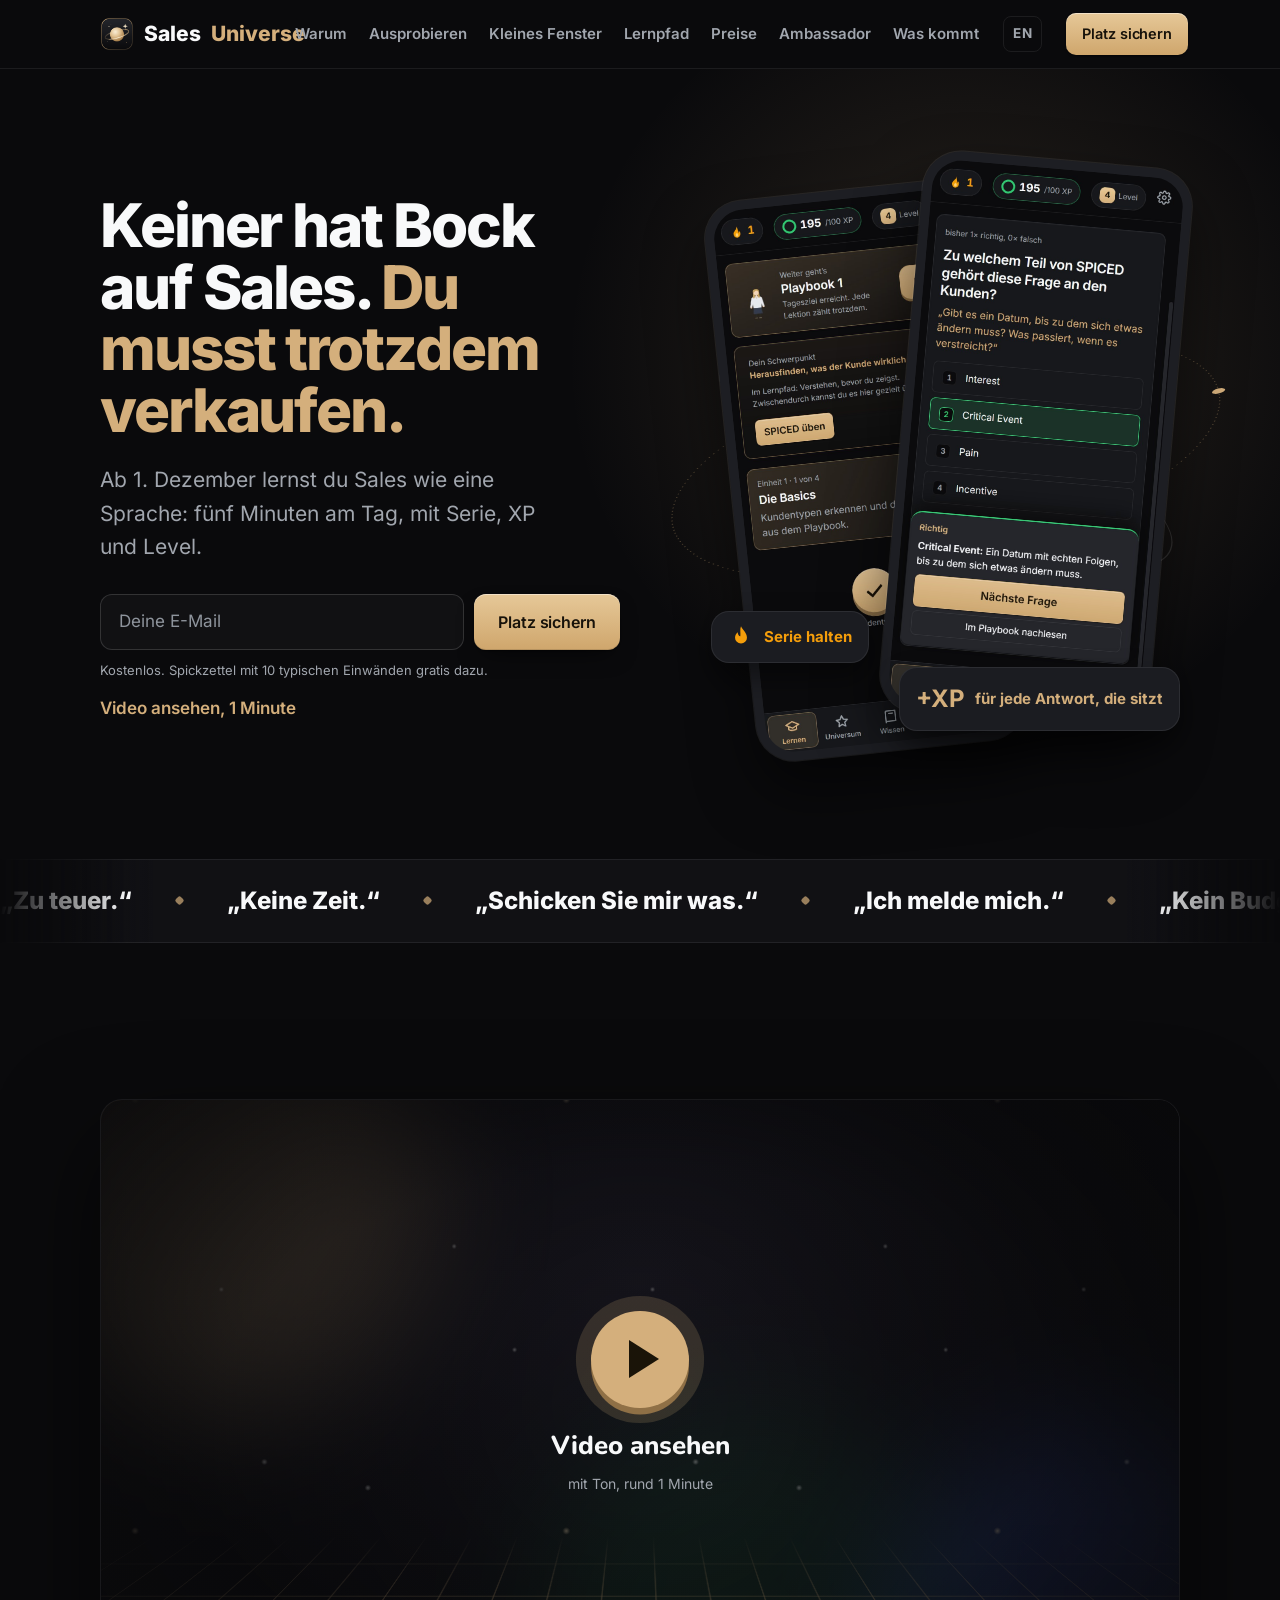
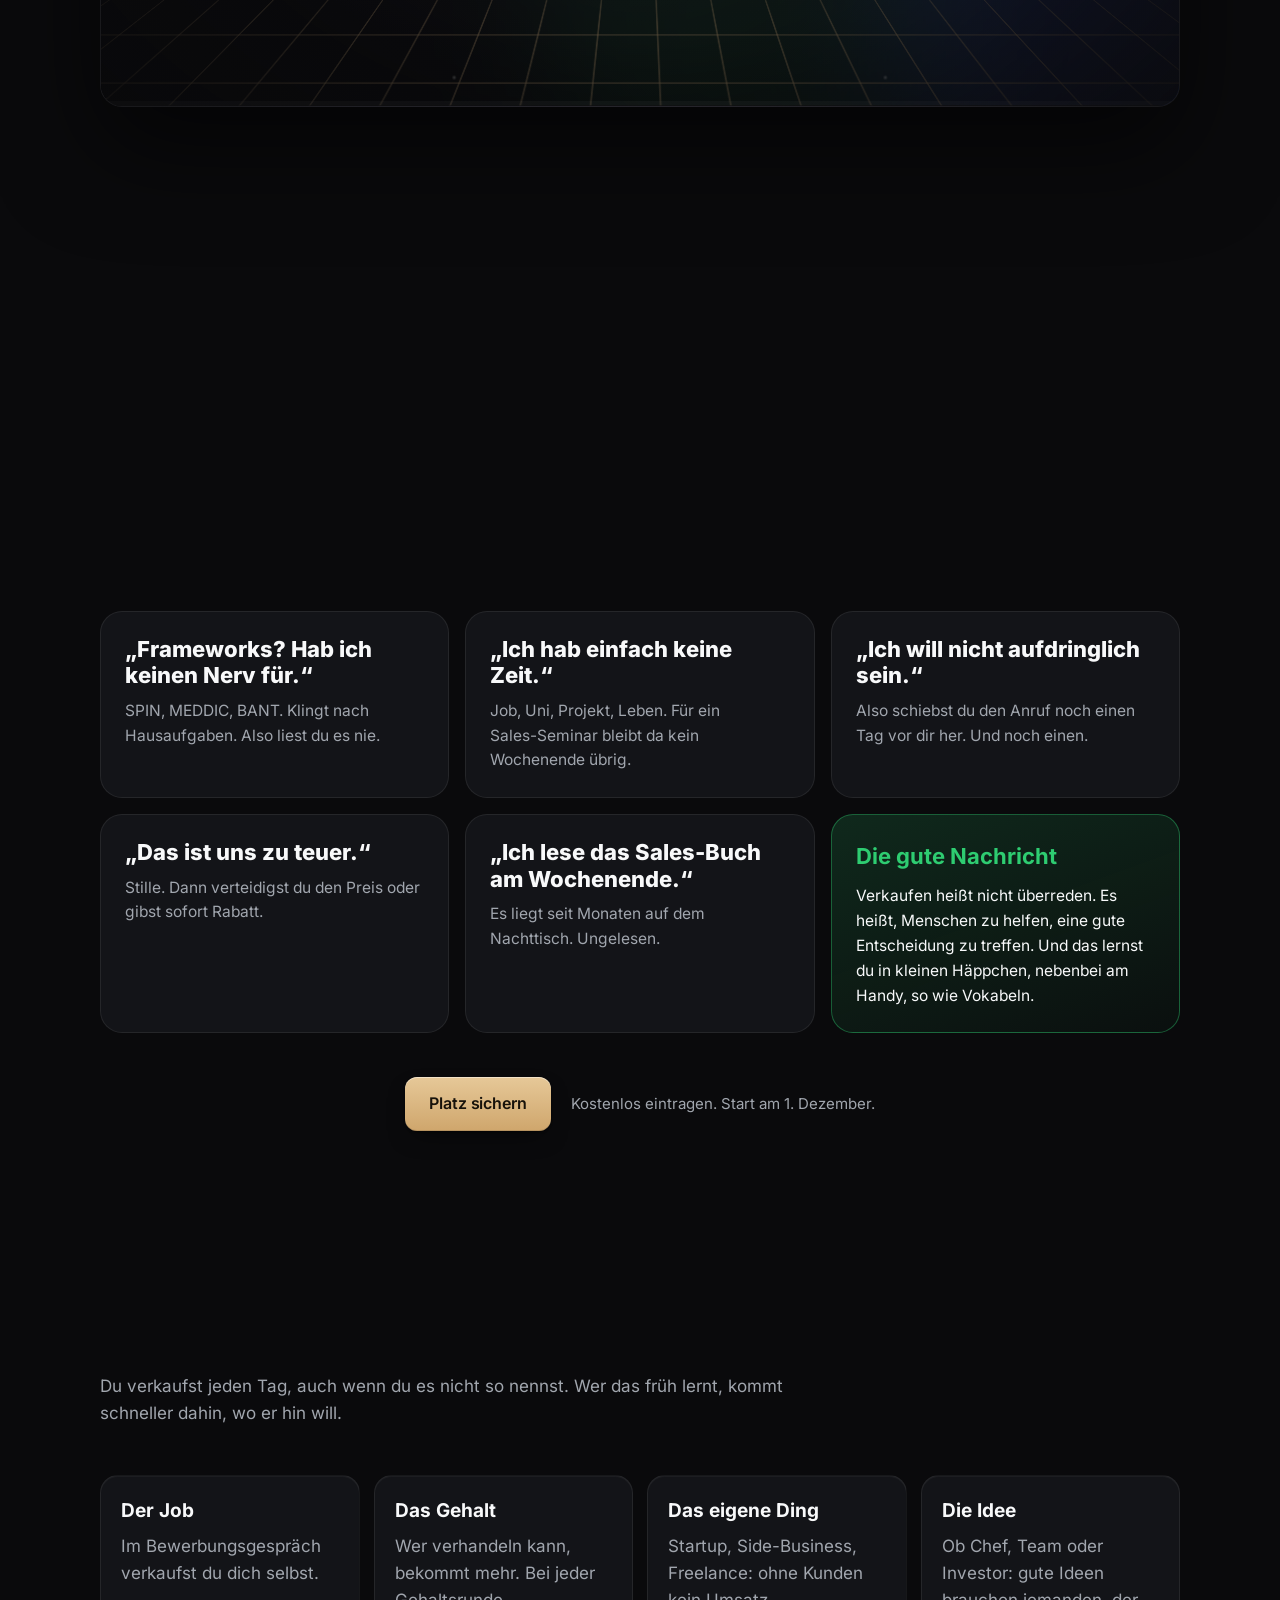
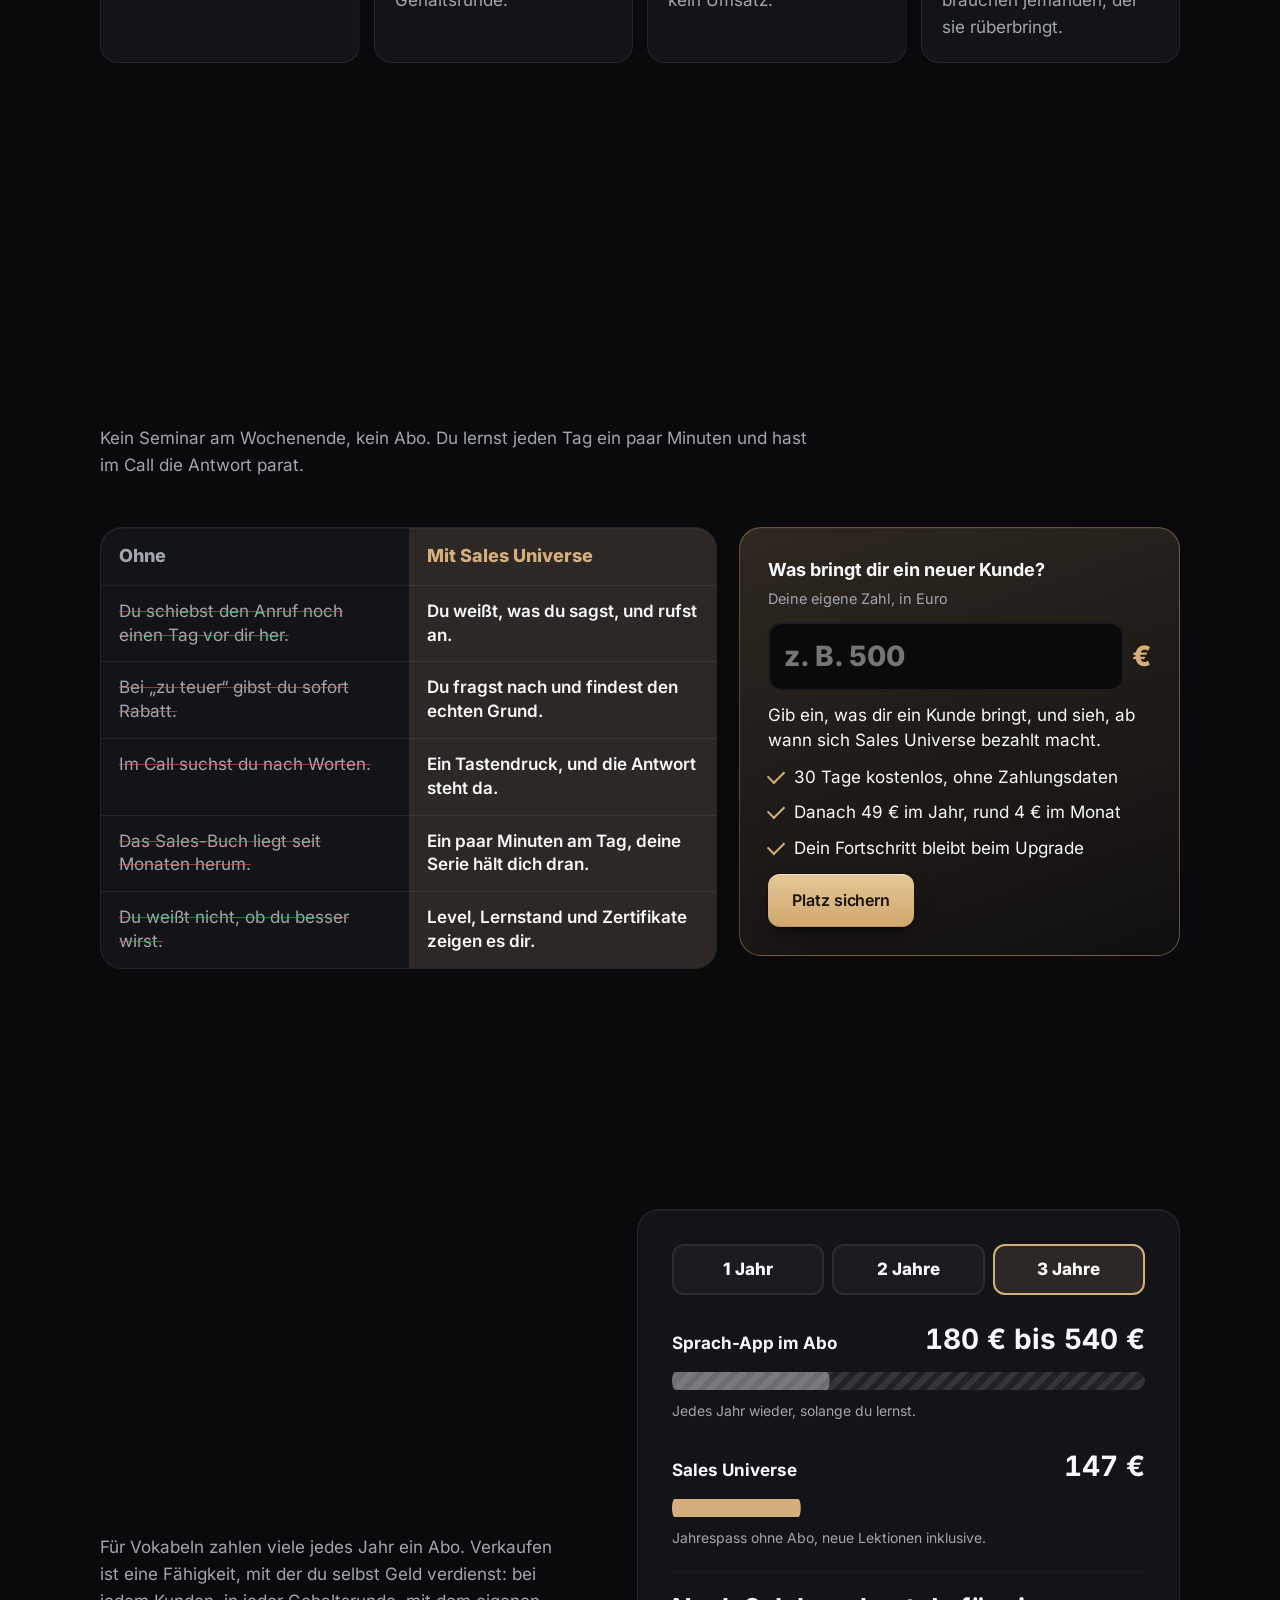
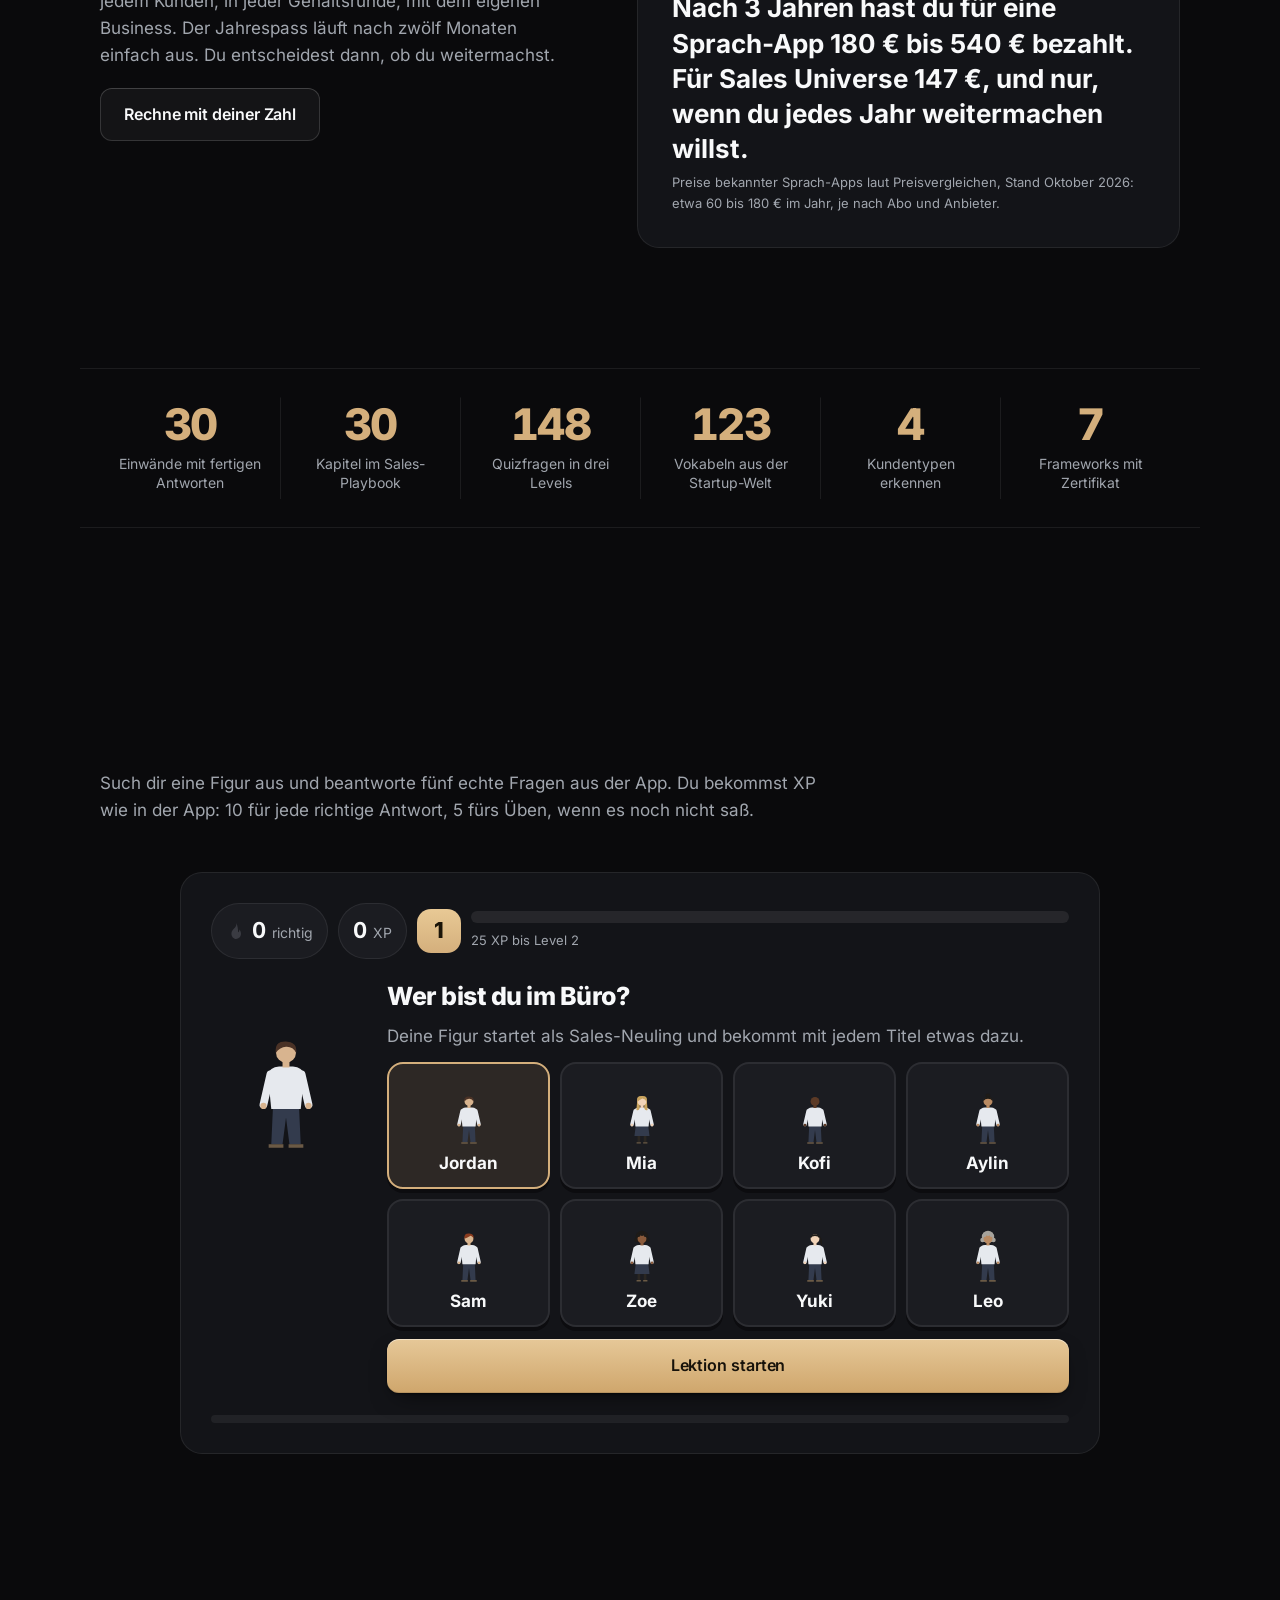
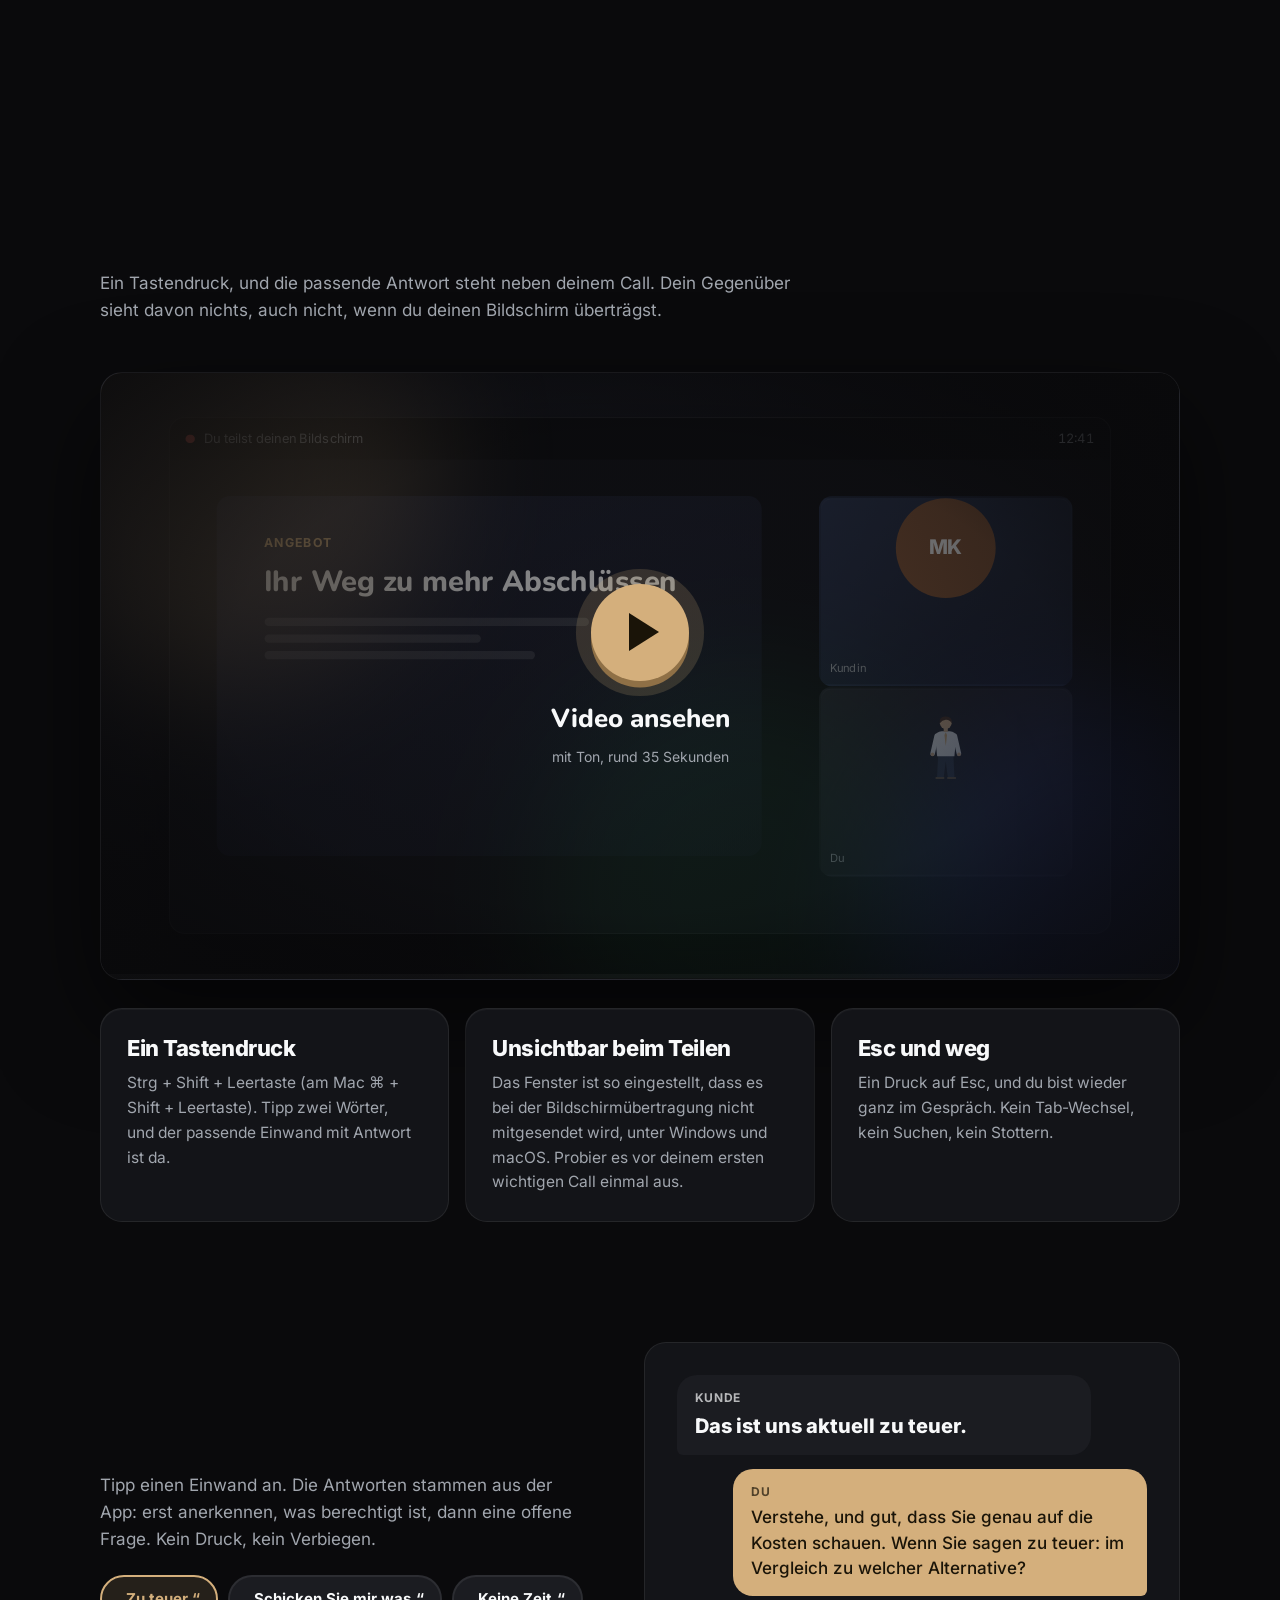
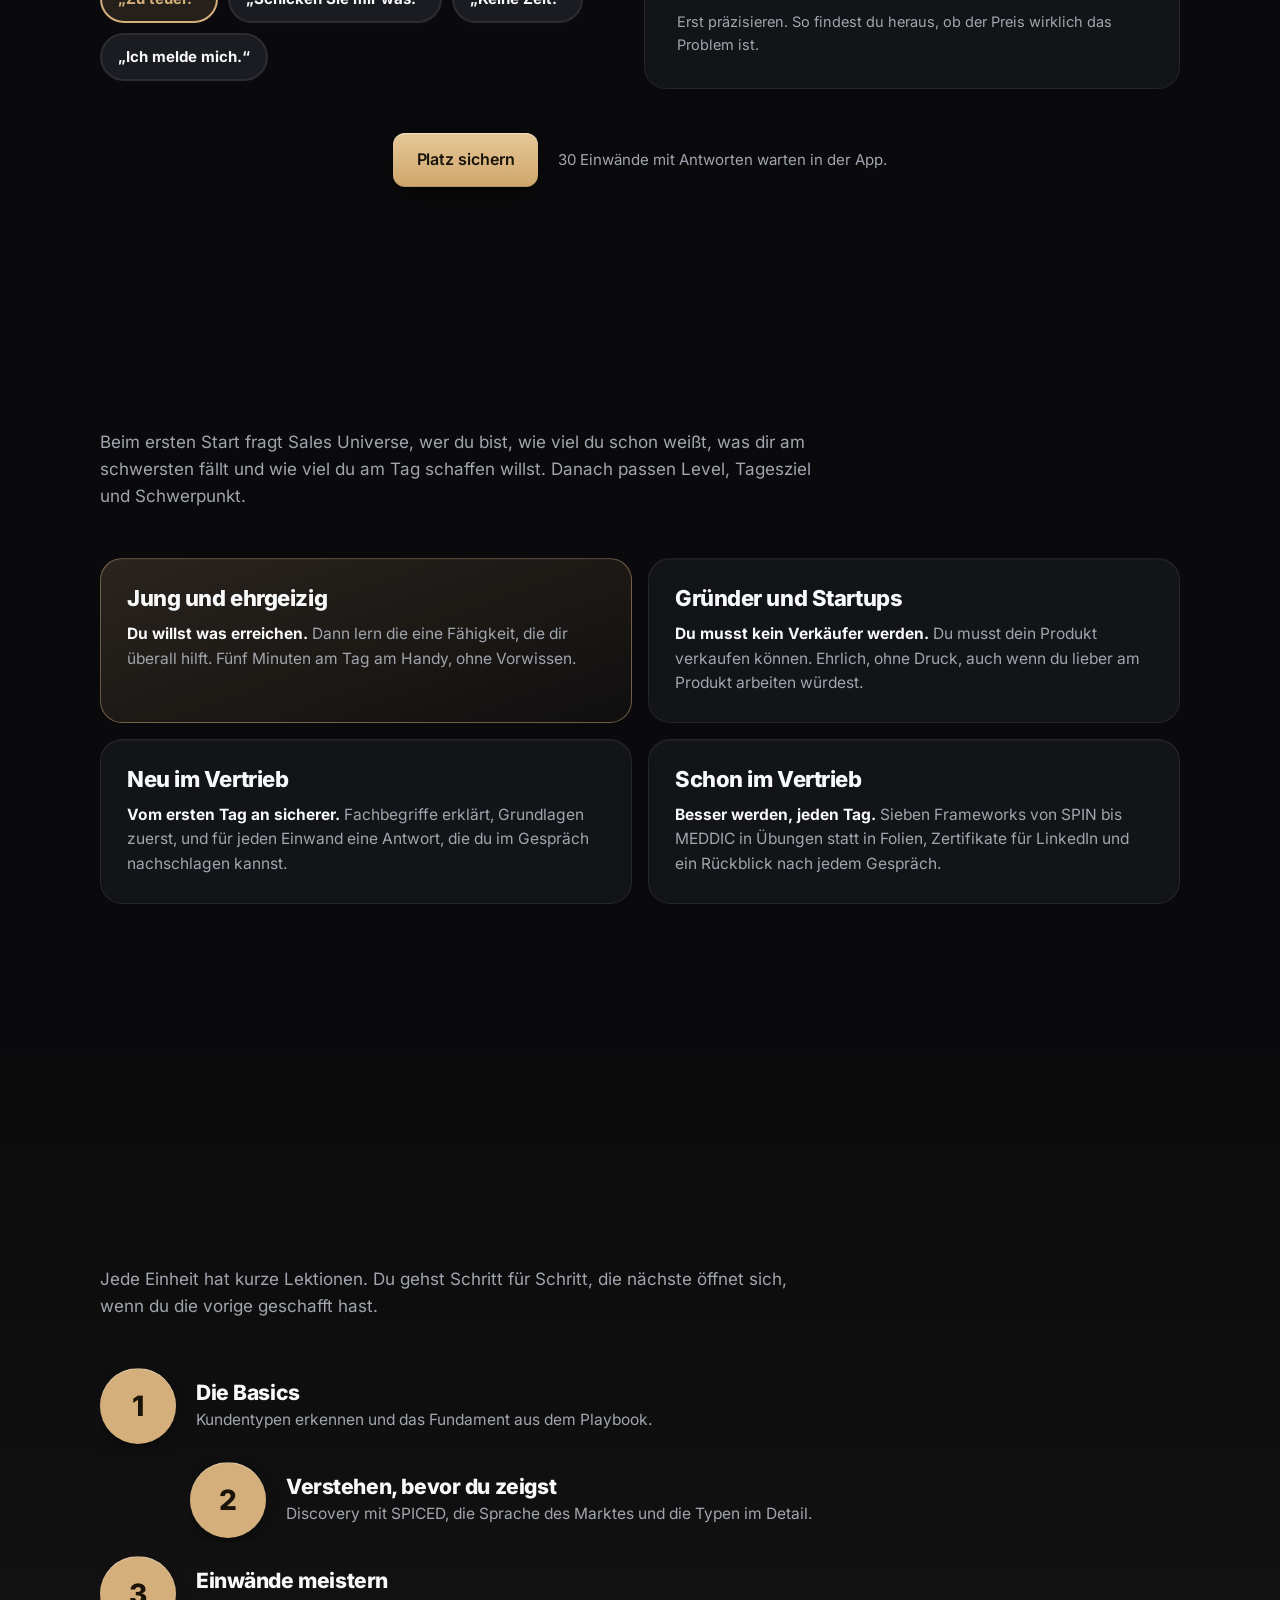
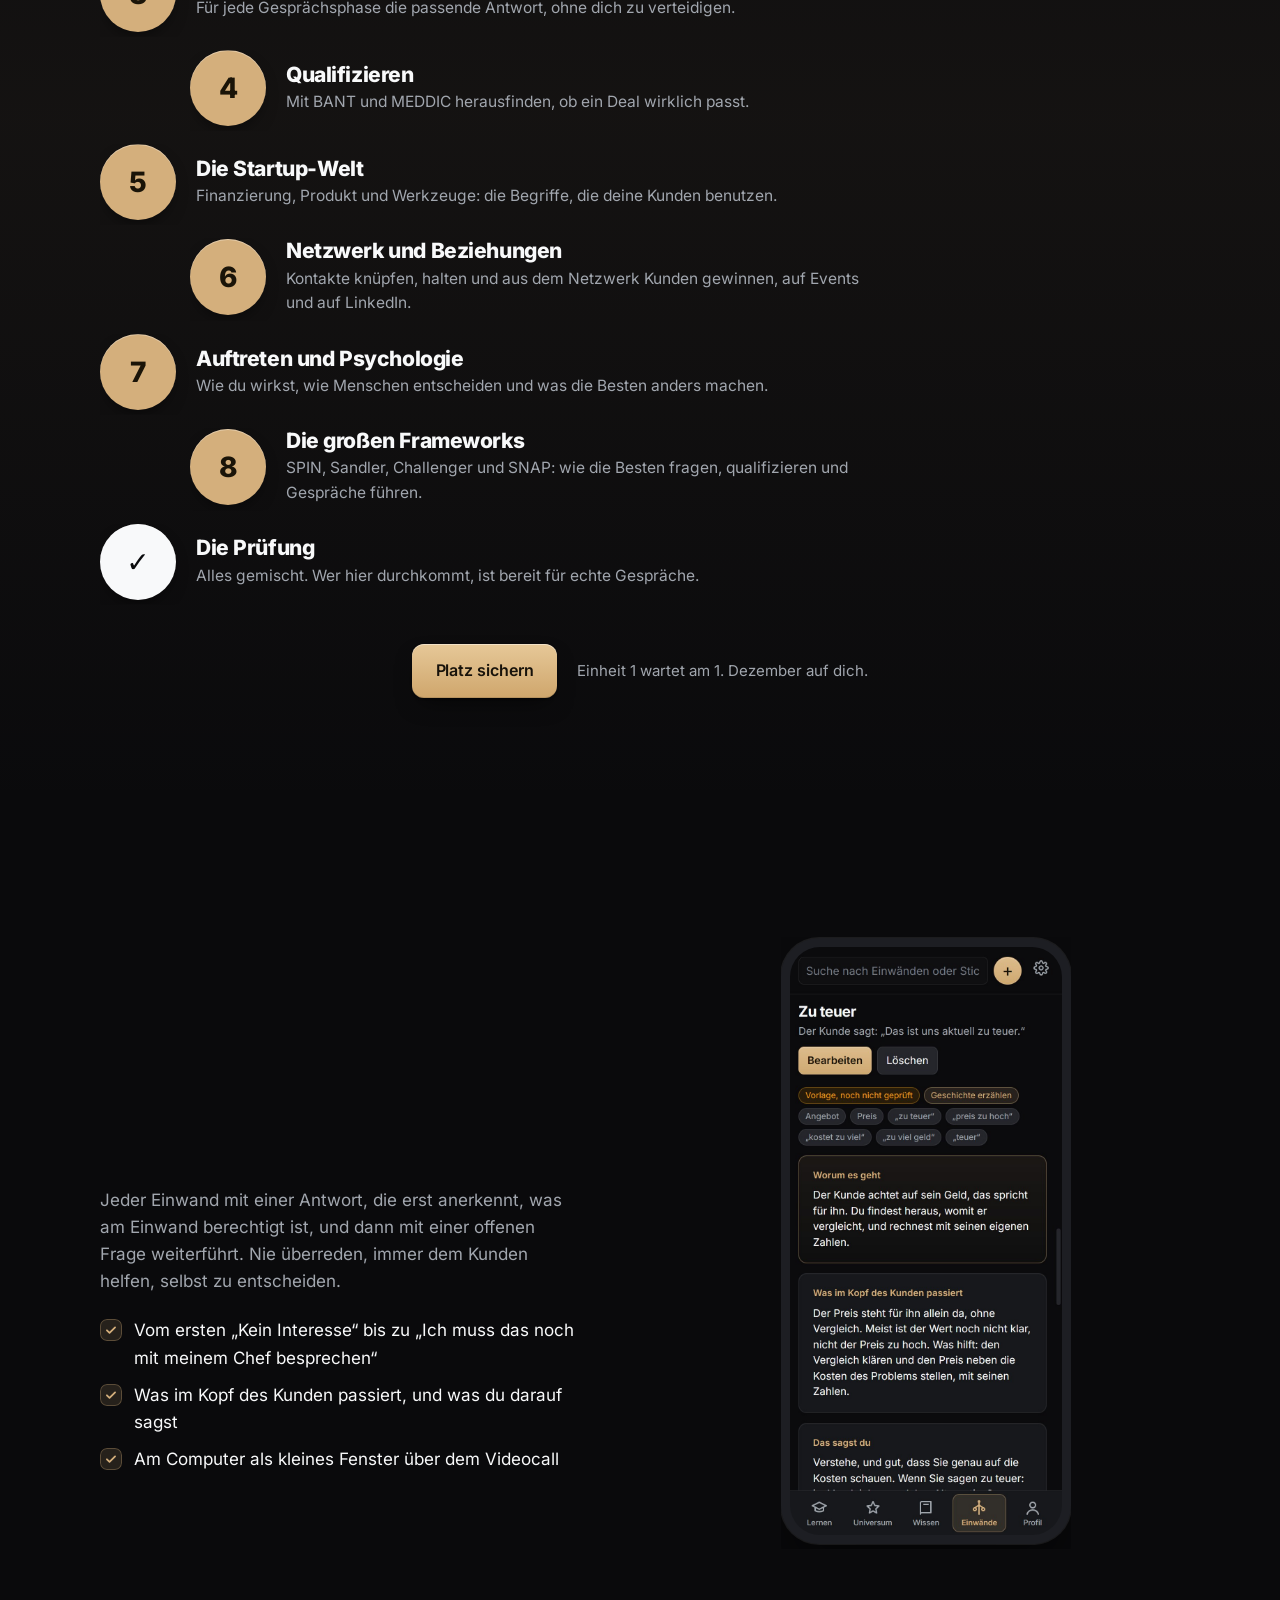
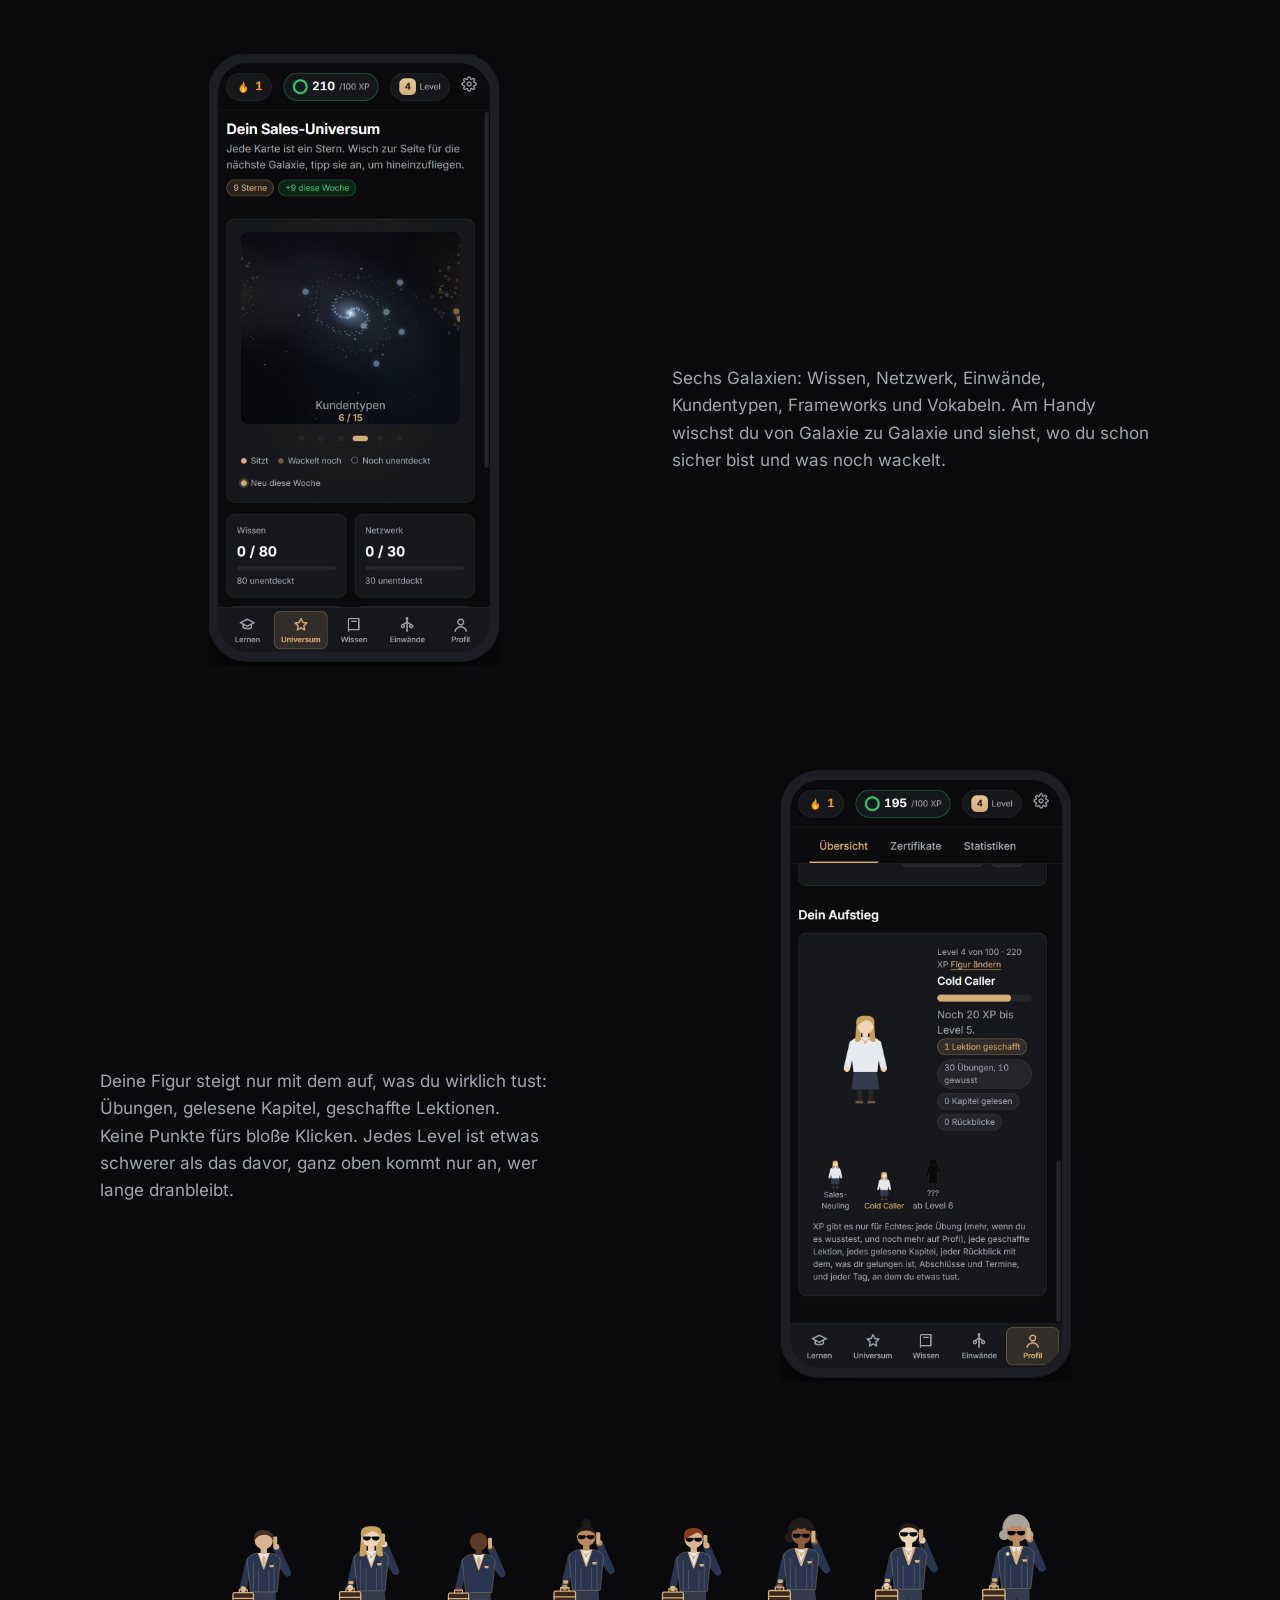
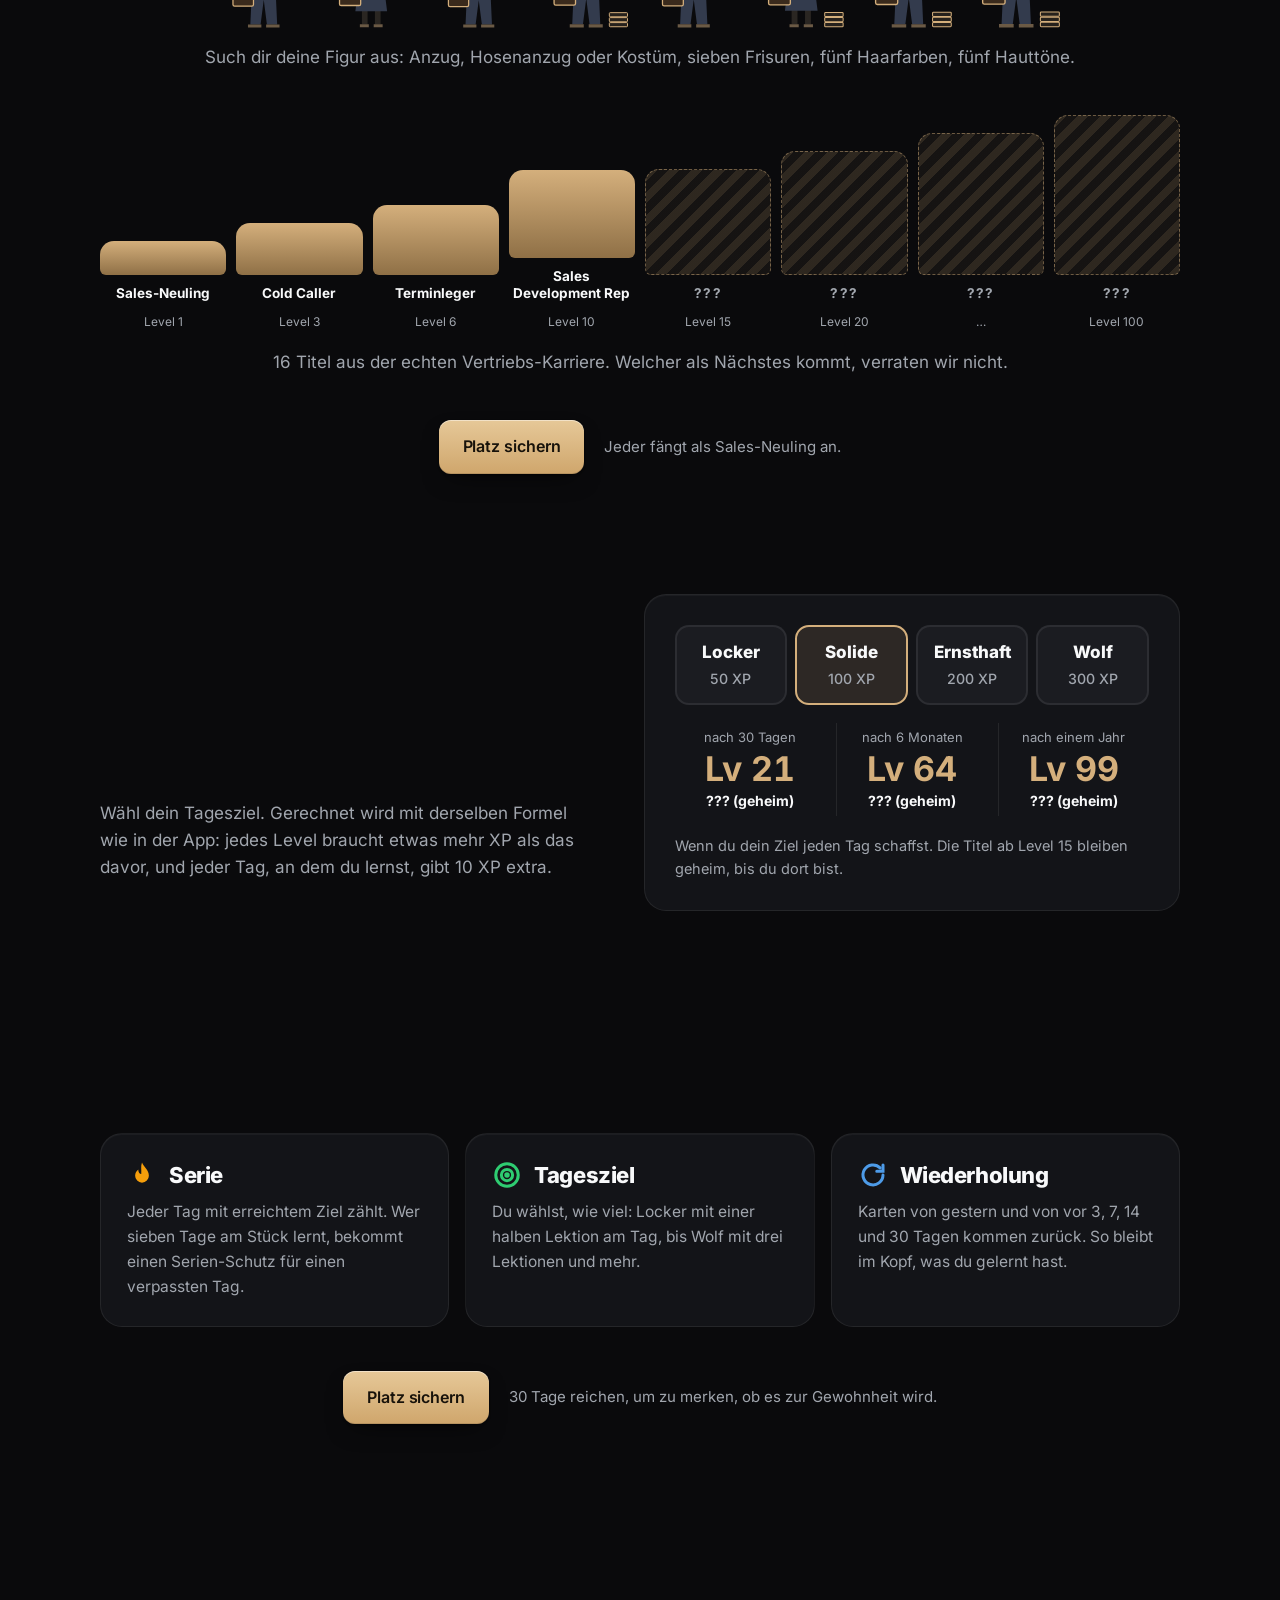
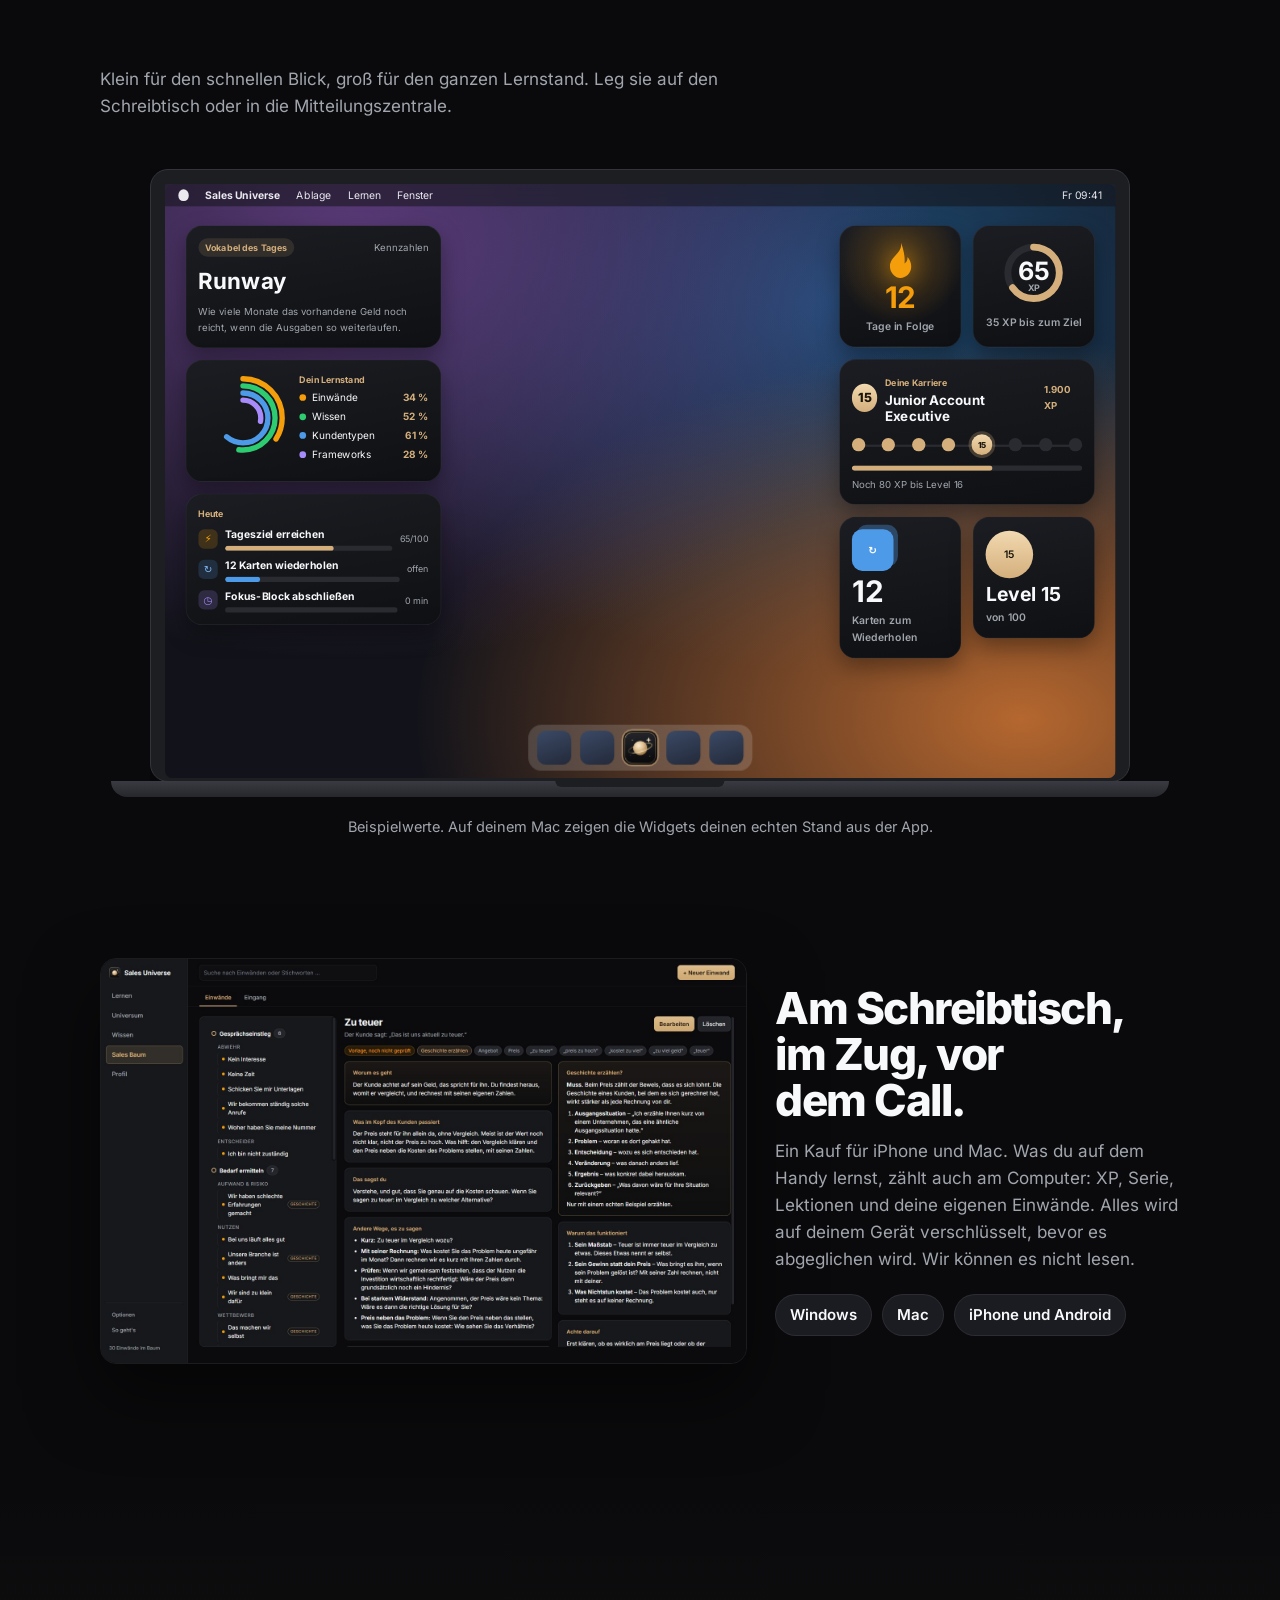
<file: webseite/index.html>
<!doctype html>
<html lang="de">
<head>
<meta charset="utf-8">
<meta name="viewport" content="width=device-width, initial-scale=1, viewport-fit=cover">
<title>Sales Universe</title>
<meta name="claude:viewport-fit-sides" content="cover">
<meta name="description" content="Keiner hat Bock auf Sales. Sales Universe bringt dir Verkaufen bei wie eine Sprach-App eine Sprache: fünf Minuten am Tag am Handy, mit Serie, XP und echten Antworten auf Einwände.">
<meta name="theme-color" content="#0B0B0D">
<meta name="color-scheme" content="dark">
<link rel="icon" href="bilder/logo.png">
<link rel="alternate" hreflang="de" href="index.html">
<link rel="alternate" hreflang="en" href="en.html">
<style>
/* Schriften liegen bei der Seite, es wird nichts von Google geladen. */
@font-face { font-family: 'Inter'; font-weight: 400; font-display: swap; src: url('schrift/inter-latin-400-normal.woff2') format('woff2'); }
@font-face { font-family: 'Inter'; font-weight: 500; font-display: swap; src: url('schrift/inter-latin-500-normal.woff2') format('woff2'); }
@font-face { font-family: 'Inter'; font-weight: 600; font-display: swap; src: url('schrift/inter-latin-600-normal.woff2') format('woff2'); }
@font-face { font-family: 'Inter'; font-weight: 700; font-display: swap; src: url('schrift/inter-latin-700-normal.woff2') format('woff2'); }
@font-face { font-family: 'Nunito'; font-weight: 800; font-display: swap; src: url('schrift/nunito-latin-800-normal.woff2') format('woff2'); }
@font-face { font-family: 'Nunito'; font-weight: 900; font-display: swap; src: url('schrift/nunito-latin-900-normal.woff2') format('woff2'); }
/* Layout: eine Spalte, Abschnitte wie Stationen eines Lernpfads; groß, rund,
   dicke Knöpfe mit Kante (wie in Lern-Apps), Farben und Ton der App (Nacht, Gold, Broker). */
:root {
  --nacht: #0B0B0D;
  --flaeche: #16171B;
  --flaeche-hoch: #202127;
  --kante: rgba(255, 255, 255, 0.08);
  --text: #F8F9FA;
  --leise: #A3A9B0;
  --gold: #D4AF7C;
  --gold-tief: #8F7046;
  --gold-zart: rgba(212, 175, 124, 0.13);
  --gruen: #2ECC71;
  --gruen-tief: #1E8F4E;
  --flamme: #F59E0B;
  --rot: #F0544F;
  --anzeige: 'Nunito', 'Arial Rounded MT Bold', system-ui, sans-serif;
  --schrift: 'Inter', -apple-system, 'Segoe UI', system-ui, sans-serif;
  --rund: 22px;
  color-scheme: dark;
}
* { box-sizing: border-box; }
html { scroll-behavior: smooth; }
@media (prefers-reduced-motion: reduce) { html { scroll-behavior: auto; } *, *::before { animation: none !important; transition: none !important; } }
body { margin: 0; background: var(--nacht); color: var(--text); font-family: var(--schrift); font-size: 17px; line-height: 1.6; -webkit-font-smoothing: antialiased; overflow-x: hidden; }
img { max-width: 100%; height: auto; display: block; }
a { color: inherit; }
h1, h2, h3 { font-family: var(--anzeige); font-weight: 900; line-height: 1.08; margin: 0; text-wrap: balance; letter-spacing: -0.01em; }
h2 { font-size: clamp(32px, 5vw, 52px); }
h3 { font-size: 22px; }
p { margin: 0; }
.leise { color: var(--leise); }
.huelle { max-width: 1120px; margin: 0 auto; padding-left: max(20px, env(safe-area-inset-left, 0px)); padding-right: max(20px, env(safe-area-inset-right, 0px)); }
section { padding-block: clamp(64px, 10vw, 120px); }
.etikett { display: inline-block; font-size: 13px; font-weight: 700; letter-spacing: 0.08em; text-transform: uppercase; color: var(--gold); }
.kopfzeile { display: grid; gap: 14px; max-width: 720px; margin-bottom: 48px; }

/* Dicke Knöpfe mit Kante, die beim Drücken einsinken */
.knopf { display: inline-flex; align-items: center; justify-content: center; gap: 10px; padding: 16px 28px; border-radius: 16px; font-family: var(--anzeige); font-weight: 900; font-size: 18px; letter-spacing: 0.02em; text-decoration: none; text-transform: uppercase; background: var(--gold); color: #1A1408; box-shadow: 0 5px 0 var(--gold-tief); transition: transform 0.06s, box-shadow 0.06s, filter 0.15s; border: 0; cursor: pointer; }
.knopf:hover { filter: brightness(1.06); }
.knopf:active { transform: translateY(4px); box-shadow: 0 1px 0 var(--gold-tief); }
.knopf.zweit { background: transparent; color: var(--gold); box-shadow: 0 5px 0 var(--gold-tief), inset 0 0 0 2px var(--gold); }
.knopf:focus-visible, a:focus-visible, summary:focus-visible, button:focus-visible { outline: 3px solid var(--gold); outline-offset: 3px; }

/* Kopf */
.leiste { position: sticky; top: env(safe-area-inset-top, 0px); z-index: 20; background: rgba(11, 11, 13, 0.88); backdrop-filter: blur(14px); -webkit-backdrop-filter: blur(14px); border-bottom: 1px solid var(--kante); }
body::before { content: ""; position: fixed; inset: 0 0 auto; height: env(safe-area-inset-top, 0px); z-index: 30; background: var(--nacht); }
.leiste .huelle { display: flex; align-items: center; gap: 24px; height: 68px; }
.marke { display: flex; align-items: center; gap: 10px; font-family: var(--anzeige); font-weight: 900; font-size: 21px; text-decoration: none; }
.marke img { width: 34px; height: 34px; border-radius: 9px; }
.marke span { color: var(--gold); }
.leiste nav { display: flex; gap: 22px; margin-left: auto; font-size: 15px; font-weight: 600; }
.leiste nav a { text-decoration: none; color: var(--leise); white-space: nowrap; }
.leiste nav a:hover { color: var(--text); }
.leiste .knopf { padding: 10px 18px; font-size: 15px; box-shadow: 0 4px 0 var(--gold-tief); }
@media (max-width: 1100px) { .leiste nav { display: none; } .leiste .knopf { margin-left: auto; } }
.leiste .knopf { white-space: nowrap; }
@media (max-width: 420px) { .leiste .knopf { padding: 9px 13px; font-size: 13px; } .marke { font-size: 18px; } .leiste .huelle { gap: 12px; } }
/* Sprachwahl DE/EN neben dem Knopf, auch am Handy sichtbar */
.sprachwahl { font-size: 13.5px; font-weight: 700; letter-spacing: 0.04em; color: var(--leise); text-decoration: none; border: 1px solid var(--kante); border-radius: 8px; padding: 6px 9px; }
.sprachwahl:hover { color: var(--text); border-color: rgba(255, 255, 255, 0.2); }
@media (max-width: 1100px) { .leiste .sprachwahl { margin-left: auto; } .leiste .sprachwahl + .knopf { margin-left: 0; } }
/* Am Handy ist kein Platz neben Logo und Knopf: Sprache dann unten im Fuß */
@media (max-width: 520px) { .leiste .sprachwahl { display: none; } .leiste .sprachwahl + .knopf { margin-left: auto; } }

/* Start */
.held { padding-block: clamp(40px, 7vw, 90px) clamp(56px, 8vw, 100px); position: relative; overflow: hidden; }
.held::before { content: ""; position: absolute; inset: -20% -10% auto auto; width: 70vw; height: 70vw; max-width: 900px; max-height: 900px; background: radial-gradient(circle, rgba(212, 175, 124, 0.16), transparent 62%); pointer-events: none; }
.held .huelle { display: grid; grid-template-columns: 1.2fr 1fr; gap: 48px; align-items: center; position: relative; }
.held h1 { font-size: clamp(38px, 4.7vw, 64px); }
.held h1 em { font-style: normal; color: var(--gold); }
.held .unter { font-size: clamp(18px, 2vw, 21px); color: var(--leise); max-width: 34ch; margin-top: 22px; }
.held .aktionen { display: flex; flex-wrap: wrap; gap: 16px; margin-top: 36px; }
.held .fein { margin-top: 18px; font-size: 14px; color: var(--leise); }
.telefone { position: relative; height: 600px; }
.telefon { position: absolute; width: 270px; border-radius: 38px; padding: 9px; background: #1d1e23; box-shadow: 0 0 0 1px rgba(255, 255, 255, 0.08), 0 30px 60px rgba(0, 0, 0, 0.55); }
.telefon img { border-radius: 30px; }
.telefon.eins { left: 4%; top: 30px; transform: rotate(-6deg); }
.telefon.zwei { right: 2%; top: 0; transform: rotate(5deg); z-index: 2; }
.abzeichen { position: absolute; z-index: 3; display: flex; align-items: center; gap: 10px; padding: 12px 16px; border-radius: 18px; background: var(--flaeche-hoch); border: 1px solid var(--kante); box-shadow: 0 14px 30px rgba(0, 0, 0, 0.45); font-weight: 700; font-size: 15px; }
.abzeichen b { font-family: var(--anzeige); font-size: 24px; }
/* Die Kärtchen bleiben im Rahmen und schweben gegenläufig: eins hoch, eins runter */
.abzeichen.flamme { left: 0; bottom: 96px; color: var(--flamme); }
.abzeichen.ziel { right: 0; bottom: 28px; color: var(--gruen); max-width: calc(100% - 16px); }
@media (prefers-reduced-motion: no-preference) {
  .abzeichen.flamme { animation: schwebauf 4.8s ease-in-out infinite; }
  .abzeichen.ziel { animation: schwebab 4.8s ease-in-out infinite; }
}
@keyframes schwebauf { 0%, 100% { transform: translateY(7px); } 50% { transform: translateY(-7px); } }
@keyframes schwebab { 0%, 100% { transform: translateY(-7px); } 50% { transform: translateY(7px); } }
@media (max-width: 900px) {
  .held .huelle { grid-template-columns: 1fr; }
  .telefone { height: 520px; max-width: 440px; width: 100%; margin: 0 auto; }
  .telefon { width: 230px; }
}
@media (max-width: 420px) { .telefone { height: 440px; } .telefon { width: 190px; border-radius: 30px; padding: 7px; } .telefon img { border-radius: 24px; } .abzeichen { font-size: 13px; padding: 9px 12px; gap: 8px; } .abzeichen b { font-size: 19px; } .abzeichen.flamme { bottom: 84px; } .abzeichen.ziel { bottom: 18px; } }

/* Zahlen */
.zahlen { padding-block: 0; }
.zahlen .huelle { display: grid; grid-template-columns: repeat(6, 1fr); gap: 12px; }
.zahl { padding: 22px 12px; border-radius: 18px; background: var(--flaeche); border: 1px solid var(--kante); text-align: center; }
.zahl b { display: block; font-family: var(--anzeige); font-size: 40px; line-height: 1; color: var(--gold); font-variant-numeric: tabular-nums; }
.zahl span { display: block; margin-top: 8px; font-size: 14px; color: var(--leise); line-height: 1.35; }
@media (max-width: 900px) { .zahlen .huelle { grid-template-columns: repeat(3, 1fr); } }
@media (max-width: 480px) { .zahlen .huelle { grid-template-columns: repeat(2, 1fr); } }

/* Probier's aus */
.probe { display: grid; grid-template-columns: 1fr 1.1fr; gap: 56px; align-items: center; }
.quiz { background: var(--flaeche); border: 1px solid var(--kante); border-radius: var(--rund); padding: clamp(20px, 3vw, 32px); display: grid; gap: 14px; }
.quiz .spur { height: 14px; border-radius: 7px; background: rgba(255, 255, 255, 0.08); overflow: hidden; }
.quiz .spur span { display: block; height: 100%; width: 40%; border-radius: 7px; background: var(--gruen); transition: width 0.4s; }
.quiz h3 { font-size: clamp(22px, 2.6vw, 27px); margin: 6px 0 4px; }
.antwort { display: flex; gap: 12px; align-items: center; width: 100%; text-align: left; padding: 15px 16px; border-radius: 16px; font: inherit; font-weight: 600; color: var(--text); background: var(--flaeche-hoch); border: 2px solid var(--kante); box-shadow: 0 4px 0 #0c0c0f; cursor: pointer; transition: border-color 0.15s, transform 0.06s; }
.antwort:hover:not(:disabled) { border-color: rgba(212, 175, 124, 0.5); }
.antwort:active:not(:disabled) { transform: translateY(3px); box-shadow: 0 1px 0 #0c0c0f; }
.antwort i { font-style: normal; flex: none; width: 28px; height: 28px; border-radius: 8px; display: grid; place-items: center; font-size: 13px; color: var(--gold); background: var(--nacht); border: 1px solid var(--kante); }
.antwort.richtig { border-color: var(--gruen); background: rgba(46, 204, 113, 0.12); }
.antwort.falsch { border-color: var(--rot); background: rgba(240, 84, 79, 0.12); }
.antwort:disabled { cursor: default; }
.antwort.blass { opacity: 0.45; }
.urteil { border-radius: 16px; padding: 16px 18px; display: grid; gap: 6px; }
.urteil[hidden] { display: none; }
.urteil.gut { background: rgba(46, 204, 113, 0.12); border: 1px solid rgba(46, 204, 113, 0.45); }
.urteil.gut strong { color: var(--gruen); }
.urteil.schlecht { background: rgba(240, 84, 79, 0.1); border: 1px solid rgba(240, 84, 79, 0.4); }
.urteil.schlecht strong { color: var(--rot); }
.urteil strong { font-family: var(--anzeige); font-size: 20px; }
@media (max-width: 900px) { .probe { grid-template-columns: 1fr; gap: 36px; } }


/* Mitmach-Lektion */
.spiel { max-width: 920px; margin: 0 auto; background: var(--flaeche); border: 1px solid var(--kante); border-radius: var(--rund); padding: clamp(18px, 3vw, 30px); display: grid; gap: 22px; }
.spielkopf { display: flex; gap: 10px; align-items: center; flex-wrap: wrap; }
.hudpunkt { display: inline-flex; align-items: baseline; gap: 6px; padding: 9px 14px; border-radius: 999px; background: var(--flaeche-hoch); border: 1px solid var(--kante); }
.hudpunkt b { font-family: var(--anzeige); font-size: 22px; font-variant-numeric: tabular-nums; }
.hudpunkt span { color: var(--leise); font-size: 14px; }
.hudflamme { width: 20px; height: 20px; align-self: center; fill: #3a3b42; transition: fill 0.3s, transform 0.3s; }
.hudflamme.an { fill: var(--flamme); transform: scale(1.15); }
.hudlevel { flex: 1; min-width: 220px; display: grid; grid-template-columns: auto 1fr; grid-template-rows: auto auto; column-gap: 10px; align-items: center; }
.levelzahl { grid-row: span 2; display: grid; place-items: center; width: 44px; height: 44px; border-radius: 14px; background: linear-gradient(180deg, #E8C995, var(--gold)); color: #1a1408; font-family: var(--anzeige); font-weight: 900; font-size: 22px; transition: transform 0.3s; }
.levelzahl.hoch { animation: hoch 0.7s ease; }
@keyframes hoch { 40% { transform: scale(1.35) rotate(-6deg); } }
.levelspur { height: 12px; border-radius: 6px; background: rgba(255, 255, 255, 0.08); overflow: hidden; }
.levelspur span { display: block; height: 100%; width: 0; border-radius: 6px; background: linear-gradient(90deg, var(--gold-tief), var(--gold)); transition: width 0.6s cubic-bezier(.2,.9,.3,1.2); }
.hudlevel small { color: var(--leise); font-size: 13px; margin-top: 4px; }
.spielbuehne { display: grid; grid-template-columns: 150px 1fr; gap: 26px; align-items: start; }
.spielfigur { position: relative; display: grid; justify-items: center; padding-top: 10px; }
.spielfigur img { width: 130px; height: auto; transition: transform 0.3s; }
.spielfigur img.jubel { animation: jubel 0.6s ease; }
@keyframes jubel { 30% { transform: translateY(-14px) rotate(-3deg); } 60% { transform: translateY(0) rotate(2deg); } }
.xpflug { position: absolute; top: 0; left: 50%; transform: translateX(-50%); font-family: var(--anzeige); font-weight: 900; font-size: 24px; color: var(--gold); opacity: 0; pointer-events: none; }
.xpflug.flieg { animation: flieg 1.1s ease-out; }
@keyframes flieg { 0% { opacity: 0; transform: translate(-50%, 20px) scale(0.8); } 20% { opacity: 1; } 100% { opacity: 0; transform: translate(-50%, -50px) scale(1.2); } }
.spielinhalt { display: grid; gap: 12px; }
.spielinhalt h3 { font-size: clamp(20px, 2.4vw, 25px); margin: 0; }
.figurwahl { display: grid; grid-template-columns: repeat(4, 1fr); gap: 10px; }
.figurwahl button { display: grid; justify-items: center; gap: 4px; padding: 10px 6px; border-radius: 16px; background: var(--flaeche-hoch); border: 2px solid var(--kante); color: var(--text); font: inherit; font-weight: 700; cursor: pointer; box-shadow: 0 4px 0 #0c0c0f; }
.figurwahl button:hover { border-color: rgba(212, 175, 124, 0.5); }
.figurwahl button.an { border-color: var(--gold); background: var(--gold-zart); }
.figurwahl img { width: 58px; height: auto; }
.lektionsspur { height: 8px; border-radius: 4px; background: rgba(255, 255, 255, 0.06); overflow: hidden; }
.lektionsspur span { display: block; height: 100%; width: 0; background: var(--gruen); transition: width 0.4s; }
.ergebnis { display: grid; gap: 10px; }
.ergebnis .zeile { display: flex; justify-content: space-between; gap: 12px; padding: 10px 14px; border-radius: 12px; background: var(--flaeche-hoch); animation: zeilerein 0.4s backwards; }
.ergebnis .zeile b { color: var(--gold); font-variant-numeric: tabular-nums; }
@keyframes zeilerein { from { opacity: 0; transform: translateY(8px); } }
.geheimkarte { display: flex; gap: 14px; align-items: center; padding: 14px 16px; border-radius: 16px; border: 1px dashed rgba(212, 175, 124, 0.55); background: repeating-linear-gradient(135deg, rgba(212,175,124,0.08) 0 10px, rgba(212,175,124,0.02) 10px 20px); }
.geheimkarte img { width: 46px; filter: brightness(0) drop-shadow(0 0 1px rgba(212,175,124,.6)); opacity: 0.7; }
.konfetti { position: absolute; inset: 0; pointer-events: none; overflow: hidden; }
.konfetti i { position: absolute; top: -12px; width: 9px; height: 14px; border-radius: 2px; animation: fall 1.8s ease-in forwards; }
@keyframes fall { to { transform: translateY(520px) rotate(540deg); opacity: 0; } }
@media (prefers-reduced-motion: reduce) { .konfetti, .xpflug { display: none; } .levelzahl.hoch, .spielfigur img.jubel { animation: none; } }
@media (max-width: 700px) { .spielbuehne { grid-template-columns: 1fr; gap: 10px; } .spielfigur img { width: 96px; } .figurwahl { grid-template-columns: repeat(4, 1fr); gap: 6px; } .figurwahl img { width: 44px; } }

/* XP-Rechner */
.rechner { display: grid; grid-template-columns: 1fr 1.1fr; gap: 56px; align-items: center; }
.rechnerkarte { background: var(--flaeche); border: 1px solid var(--kante); border-radius: var(--rund); padding: clamp(20px, 3vw, 30px); display: grid; gap: 18px; }
.zielwahl { display: grid; grid-template-columns: repeat(4, 1fr); gap: 8px; }
.zielwahl button { display: grid; gap: 2px; padding: 12px 6px; border-radius: 14px; border: 2px solid var(--kante); background: var(--flaeche-hoch); color: var(--text); font: inherit; font-weight: 800; cursor: pointer; }
.zielwahl button small { color: var(--leise); font-weight: 500; }
.zielwahl button.an { border-color: var(--gold); background: var(--gold-zart); }
.prognose { display: grid; grid-template-columns: repeat(3, 1fr); gap: 10px; }
.prognose div { padding: 4px 6px; text-align: center; display: grid; gap: 4px; }
.prognose div + div { border-left: 1px solid var(--kante); }
.prognose b { font-family: var(--anzeige); font-size: 34px; color: var(--gold); line-height: 1; font-variant-numeric: tabular-nums; }
.prognose small { color: var(--leise); font-size: 13px; }
.prognose em { font-style: normal; font-weight: 700; font-size: 14px; }
.klein { font-size: 14px; }
@media (max-width: 900px) { .rechner { grid-template-columns: 1fr; gap: 28px; } }
@media (max-width: 480px) { .zielwahl { grid-template-columns: repeat(2, 1fr); } .prognose b { font-size: 28px; } }

.zertband { margin-top: 26px; display: grid; grid-template-columns: 1.3fr 1fr; gap: 28px; align-items: center; padding: clamp(22px, 3vw, 32px); border-radius: var(--rund); border: 1px solid rgba(212, 175, 124, 0.4); background: linear-gradient(160deg, rgba(212, 175, 124, 0.16), rgba(212, 175, 124, 0.03)); }
.zertband h3 { font-size: 26px; margin: 6px 0; }
.zertpreise { display: grid; grid-template-columns: 1fr 1fr; gap: 12px; }
.zertpreise div { padding: 2px 0 2px 16px; border-left: 1px solid var(--kante); display: grid; gap: 4px; }
.zertpreise div.gold { border-left-color: rgba(212, 175, 124, 0.5); }
.zertpreise b { font-family: var(--anzeige); font-size: 32px; color: var(--gold); }
.zertpreise span { color: var(--leise); font-size: 14px; }
@media (max-width: 760px) { .zertband { grid-template-columns: 1fr; } }

.stufenreihe { display: grid; grid-template-columns: 1fr 1fr; gap: 10px; }
.stufenreihe div { padding: 2px 0 2px 16px; border-left: 1px solid var(--kante); display: grid; gap: 2px; }
.stufenreihe div.gold { border-left-color: rgba(212, 175, 124, 0.5); }
.stufenreihe b { font-family: var(--anzeige); font-size: 30px; color: var(--gold); }
.stufenreihe span { font-weight: 700; }
.stufenreihe small { color: var(--leise); font-size: 13px; }

.planpreise { display: flex; gap: 10px 18px; flex-wrap: wrap; }
.planpreise div { padding: 2px 0 2px 14px; border-left: 1px solid var(--kante); display: grid; }
.planpreise div.gold { border-left-color: rgba(212, 175, 124, 0.5); }
.planpreise b { font-family: var(--anzeige); font-size: 22px; color: var(--gold); }
.planpreise span { font-size: 12.5px; color: var(--leise); }


/* Das kleine Fenster: Video mit Kamerafahrt und Stimme. Alle Maße in cqw,
   damit es wie ein echtes Video mit der Breite skaliert. */
.kino { position: relative; aspect-ratio: 16 / 9; container-type: inline-size; border-radius: 22px; overflow: hidden; background: radial-gradient(ellipse at 30% 20%, #1b1d27, #07070a 70%); border: 1px solid var(--kante); box-shadow: 0 40px 100px rgba(0, 0, 0, 0.6); }
.kamera { position: absolute; inset: 0; transform-origin: 50% 50%; transition: transform 1.6s cubic-bezier(.65,0,.25,1), filter 0.8s; }
.bildschirm { position: absolute; top: 9%; left: 8%; width: 84%; height: 82%; border-radius: 1.4cqw; overflow: hidden; background: #101116; border: 1px solid rgba(255,255,255,0.08); box-shadow: 0 2cqw 5cqw rgba(0,0,0,0.5); transition: transform 1.6s cubic-bezier(.65,0,.25,1), opacity 1s, box-shadow 0.6s, border-color 0.6s; }
.bildschirm.kundin { transform: translateX(120%); opacity: 0; }
.callleiste { position: absolute; top: 0; left: 0; right: 0; display: flex; align-items: center; gap: 0.8cqw; padding: 0.9cqw 1.4cqw; font-size: 1.15cqw; color: var(--leise); background: rgba(0,0,0,0.35); z-index: 2; }
.callzeit { margin-left: auto; font-variant-numeric: tabular-nums; }
.punkt.rot, .punkt.gruen { width: 0.8cqw; height: 0.8cqw; border-radius: 50%; }
.punkt.rot { background: var(--rot); animation: puls 1.6s infinite; }
.punkt.gruen { background: var(--gruen); }
.folie { position: absolute; left: 5%; top: 15%; width: 58%; height: 70%; border-radius: 1.2cqw; background: linear-gradient(160deg, #1d2030, #141620); padding: 4% 5%; display: grid; align-content: start; gap: 1cqw; }
.folie small { color: var(--gold); font-weight: 700; font-size: 1.1cqw; letter-spacing: 0.08em; text-transform: uppercase; }
.folie b { font-family: var(--anzeige); font-size: 2.6cqw; line-height: 1.15; }
.folienbalken { display: grid; gap: 0.8cqw; margin-top: 0.8cqw; }
.folienbalken i { display: block; height: 0.7cqw; border-radius: 0.4cqw; background: rgba(255,255,255,0.12); }
.kachel.kunde, .kachel.ich { position: absolute; right: 4%; width: 27%; aspect-ratio: 4 / 3; border-radius: 1.2cqw; display: grid; place-items: center; padding: 0; border: 0.25cqw solid transparent; transition: border-color 0.3s; }
.kachel.kunde { top: 15%; background: linear-gradient(160deg, #2a3550, #1b2133); }
.kachel.ich { top: 52%; background: linear-gradient(160deg, #262833, #17181d); }
.kachel.ich img { width: 30%; height: auto; }
.kachel em { position: absolute; left: 0.8cqw; bottom: 0.6cqw; font-style: normal; font-size: 1cqw; color: var(--leise); }
.avatar { width: 40%; aspect-ratio: 1; border-radius: 50%; display: grid; place-items: center; background: #8a5a3b; color: #fff; font-weight: 800; font-size: 1.8cqw; position: relative; z-index: 1; }
.sprechring { position: absolute; width: 40%; aspect-ratio: 1; border-radius: 50%; border: 0.3cqw solid var(--gruen); opacity: 0; }
.kino[data-schritt="einwand"] .sprechring, .kino[data-schritt="reaktion"] .sprechring { animation: sprechen 1s ease-out infinite; }
@keyframes sprechen { 0% { opacity: 0.9; transform: scale(1); } 100% { opacity: 0; transform: scale(1.6); } }
.kino[data-schritt="einwand"] .kachel.kunde, .kino[data-schritt="reaktion"] .kachel.kunde, .kino[data-schritt="antwort"] .kachel.ich { border-color: var(--gruen); }
.denkblase { position: absolute; top: 8%; right: 10%; padding: 0.2cqw 0.8cqw; border-radius: 1cqw; background: #fff; color: #111; font-weight: 900; font-size: 1.6cqw; opacity: 0; transform: scale(0.6); transition: opacity 0.3s, transform 0.3s; }
.kino[data-schritt="stille"] .denkblase { opacity: 1; transform: scale(1); animation: wackeln 0.5s ease-in-out infinite alternate; }
@keyframes wackeln { to { transform: rotate(8deg) scale(1.08); } }
.sprechblase { position: absolute; max-width: 42%; padding: 1cqw 1.4cqw; border-radius: 1.4cqw; background: #fff; color: #111; font-weight: 700; font-size: 1.7cqw; line-height: 1.3; opacity: 0; transform: translateY(1cqw) scale(0.95); transition: opacity 0.4s, transform 0.4s; z-index: 3; box-shadow: 0 1cqw 3cqw rgba(0,0,0,0.4); }
.sprechblase.kunde, .sprechblase.kunde2 { right: 33%; top: 18%; border-bottom-right-radius: 0.2cqw; }
.sprechblase.du { right: 33%; top: 56%; background: var(--gold); border-bottom-right-radius: 0.2cqw; }
.kino[data-schritt="einwand"] .sprechblase.kunde, .kino[data-schritt="stille"] .sprechblase.kunde, .kino[data-schritt="antwort"] .sprechblase.du, .kino[data-schritt="reaktion"] .sprechblase.kunde2 { opacity: 1; transform: none; }
.mini { position: absolute; right: 3%; top: 11%; width: 38%; padding: 1.2cqw 1.4cqw; border-radius: 1.4cqw; background: rgba(23,24,27,0.97); border: 0.15cqw solid var(--gold); box-shadow: 0 2cqw 4cqw rgba(0,0,0,0.6), 0 0 0 0.5cqw rgba(212,175,124,0.14); display: grid; gap: 0.7cqw; font-size: 1.3cqw; opacity: 0; transform: translateY(-1.5cqw) scale(0.94); transition: opacity 0.45s, transform 0.45s cubic-bezier(.2,.9,.3,1.3); z-index: 4; }
.kino[data-schritt="fenster"] .mini, .kino[data-schritt="unsichtbar"] .mini, .kino[data-schritt="antwort"] .mini, .kino[data-schritt="reaktion"] .mini { opacity: 1; transform: none; }
.minikopf { display: flex; align-items: center; gap: 0.6cqw; font-weight: 700; color: var(--gold); }
.minikopf small { margin-left: auto; color: var(--leise); font-weight: 500; }
.minipunkt { width: 0.8cqw; height: 0.8cqw; border-radius: 50%; background: var(--gold); }
.minisuche { padding: 0.5cqw 0.8cqw; border-radius: 0.8cqw; background: var(--flaeche-hoch); color: var(--text); }
.tippen { display: inline-block; overflow: hidden; white-space: nowrap; vertical-align: bottom; width: 0; }
.kino[data-schritt="fenster"] .tippen { animation: tippen 0.9s steps(8) 0.2s forwards; }
.kino[data-schritt="unsichtbar"] .tippen, .kino[data-schritt="antwort"] .tippen, .kino[data-schritt="reaktion"] .tippen { width: 8ch; }
@keyframes tippen { to { width: 8ch; } }
.cursor { display: inline-block; width: 0.1cqw; height: 1em; margin-left: 0.2cqw; vertical-align: -0.15em; background: var(--gold); animation: blinken 1s steps(2) infinite; }
@keyframes blinken { 50% { opacity: 0; } }
.mini b { font-size: 1.15em; }
.mini p { color: var(--text); line-height: 1.4; }
.minichips { display: flex; gap: 0.4cqw; flex-wrap: wrap; }
.minichips span { padding: 0.2cqw 0.7cqw; border-radius: 999px; border: 1px solid var(--kante); color: var(--leise); font-size: 0.9em; }
.unsichtbar { position: absolute; right: 4%; top: 15%; width: 30%; padding: 1.4cqw; border-radius: 1.2cqw; border: 0.15cqw dashed rgba(46,204,113,0.6); color: var(--gruen); font-size: 1.4cqw; text-align: center; display: grid; gap: 0.3cqw; }
.unsichtbar b { font-size: 1.9cqw; }
/* Kamerafahrten je Schritt */
.kino[data-schritt="intro"] .kamera { transform: scale(1.25); filter: blur(0.4cqw) brightness(0.5); }
.kino[data-schritt="start"] .kamera { transform: scale(1.04); }
.kino[data-schritt="einwand"] .kamera { transform: scale(1.45) translate(-6%, 11%); }
.kino[data-schritt="stille"] .kamera { transform: scale(1.6) translate(-12%, -8%); animation: zittern 0.35s ease-in-out 3; }
@keyframes zittern { 25% { translate: 0.3cqw 0; } 75% { translate: -0.3cqw 0; } }
.kino[data-schritt="taste"] .kamera { transform: scale(0.96); filter: brightness(0.55); }
.kino[data-schritt="fenster"] .kamera { transform: scale(1.7) translate(-16%, 14%); }
.kino[data-schritt="unsichtbar"] .bildschirm.du { transform: translateX(-27%) scale(0.56); }
.kino[data-schritt="unsichtbar"] .bildschirm.kundin { transform: translateX(27%) scale(0.56); opacity: 1; border-color: var(--gruen); box-shadow: 0 0 0 0.6cqw rgba(46,204,113,0.25), 0 2cqw 5cqw rgba(0,0,0,0.5); }
.kino[data-schritt="antwort"] .kamera { transform: scale(1.35) translate(-6%, -6%); }
.kino[data-schritt="reaktion"] .kamera { transform: scale(1.55) translate(-12%, 12%); }
.kino[data-schritt="esc"] .kamera { transform: scale(1); filter: brightness(0.6); }
.kino[data-schritt="ende"] .kamera { transform: scale(1.3); filter: blur(0.5cqw) brightness(0.35); }
/* Tasten groß in der Mitte */
.tasten { position: absolute; left: 50%; top: 50%; transform: translate(-50%, -50%) scale(0.8); display: flex; gap: 1cqw; align-items: center; color: var(--leise); font-size: 2.4cqw; opacity: 0; transition: opacity 0.3s, transform 0.4s cubic-bezier(.2,.9,.3,1.4); z-index: 5; }
.tasten i { font-style: normal; }
.tasten kbd { font: inherit; font-weight: 800; color: var(--text); padding: 1.2cqw 2cqw; border-radius: 1.2cqw; background: linear-gradient(180deg, #2a2b31, #1b1c21); border: 1px solid rgba(255,255,255,0.14); box-shadow: 0 0.6cqw 0 #000, 0 0 3cqw rgba(212,175,124,0.25); }
.kino[data-schritt="taste"] .tasten:not(.esc), .kino[data-schritt="esc"] .tasten.esc { opacity: 1; transform: translate(-50%, -50%) scale(1); }
.kino[data-schritt="taste"] .tasten kbd, .kino[data-schritt="esc"] .tasten kbd { animation: druck 0.45s 0.6s; }
@keyframes druck { 50% { transform: translateY(0.5cqw); box-shadow: 0 0 0 #000, 0 0 5cqw rgba(212,175,124,0.6); } }
.vignette { position: absolute; inset: 0; pointer-events: none; background: radial-gradient(ellipse at center, transparent 55%, rgba(0,0,0,0.65)); transition: background 0.6s; z-index: 6; }
.kino[data-schritt="stille"] .vignette { background: radial-gradient(ellipse at center, transparent 40%, rgba(120,20,20,0.55)); animation: puls 1s infinite; }
.titelkarte, .kinoende { position: absolute; inset: 0; display: grid; place-content: center; justify-items: center; gap: 1.4cqw; text-align: center; opacity: 0; pointer-events: none; transition: opacity 0.8s; z-index: 7; padding: 0 8cqw; }
.titelkarte small, .kinoende small { color: var(--gold); font-weight: 800; letter-spacing: 0.3em; text-transform: uppercase; font-size: 1.3cqw; }
.titelkarte b, .kinoende b { font-family: var(--anzeige); font-size: 4.6cqw; line-height: 1.12; }
.kino[data-schritt="intro"] .titelkarte { opacity: 1; }
.kino[data-schritt="intro"] .titelkarte b { animation: herein 2.6s ease-out; }
@keyframes herein { from { letter-spacing: 0.12em; opacity: 0; } to { letter-spacing: normal; opacity: 1; } }
.kino[data-schritt="ende"] .kinoende { opacity: 1; pointer-events: auto; }
.kinoende .knopf { font-size: 1.6cqw; }
.untertitel { position: absolute; left: 0; right: 0; bottom: 0; padding: 5cqw 8cqw 5.4cqw; text-align: center; font-size: 2cqw; font-weight: 600; line-height: 1.35; color: #fff; text-shadow: 0 0.2cqw 1cqw rgba(0,0,0,0.9); background: linear-gradient(transparent, rgba(0,0,0,0.75)); z-index: 10; pointer-events: none; }
.untertitel:empty, .kino[data-schritt="ende"] .untertitel, .kino[data-schritt="intro"] .untertitel { display: none; }
.kinofortschritt { position: absolute; left: 0; right: 0; bottom: 0; height: 0.45cqw; background: rgba(255,255,255,0.08); z-index: 9; }
.kinofortschritt span { display: block; height: 100%; width: 0; background: var(--gold); transition: width 0.4s linear; }
.szenestart { position: absolute; inset: 0; z-index: 12; display: grid; place-content: center; justify-items: center; gap: 0.6cqw; border: 0; background: radial-gradient(circle, rgba(11,11,13,0.4), rgba(11,11,13,0.8)); color: var(--text); cursor: pointer; font: inherit; }
.szenestart .dreieck { width: 9cqw; height: 9cqw; min-width: 64px; min-height: 64px; border-radius: 50%; background: var(--gold); box-shadow: 0 0.6cqw 0 var(--gold-tief), 0 0 0 1.4cqw rgba(212,175,124,0.18); position: relative; margin-bottom: 1cqw; animation: puls 2s infinite; }
.szenestart .dreieck::after { content: ''; position: absolute; left: 39%; top: 30%; border-left: 2.8cqw solid #1a1408; border-top: 1.8cqw solid transparent; border-bottom: 1.8cqw solid transparent; }
.szenestart b { font-family: var(--anzeige); font-size: max(18px, 2.4cqw); }
.szenestart small { color: var(--leise); font-size: max(13px, 1.3cqw); }
.kino.laeuft .szenestart { display: none; }
.szenesteuer { position: absolute; right: 1.4cqw; top: 1.4cqw; display: flex; gap: 0.6cqw; z-index: 13; }
.szenesteuer button { padding: 0.6cqw 1.2cqw; min-height: 28px; border-radius: 999px; border: 1px solid rgba(255,255,255,0.18); background: rgba(0,0,0,0.5); color: var(--text); cursor: pointer; font: inherit; font-size: max(12px, 1.1cqw); }
.kino:not(.laeuft) .szenesteuer { display: none; }
.fenstervorteile { margin-top: 28px; }
/* Willkommensvideo: jede Szene ist eine Ebene, die mit .an erscheint */
.szenestart.klein { inset: auto 1.4cqw 1.4cqw auto; background: transparent; }
.filmabschnitt { padding-top: 0; }
.willkommen { background: radial-gradient(ellipse at 50% 30%, #1d1b26, #07070a 70%); }
.wb { position: absolute; inset: 7% 6%; display: grid; place-content: center; justify-items: center; gap: 2cqw; text-align: center; opacity: 0; transform: scale(1.08); filter: blur(0.6cqw); transition: opacity 0.6s, transform 1.2s cubic-bezier(.2,.8,.2,1), filter 0.6s; pointer-events: none; z-index: 2; }
.wb.an { opacity: 1; transform: none; filter: none; pointer-events: auto; }
.vtitel img, .wende img { width: 9cqw; height: 9cqw; border-radius: 22%; }
.vtitel b, .wende b { font-family: var(--anzeige); font-size: 5.4cqw; }
.vtitel span { color: var(--leise); font-size: 2cqw; }
.vgross b { display: block; font-family: var(--anzeige); font-weight: 900; font-size: 8.4cqw; line-height: 1.02; letter-spacing: -0.02em; }
.vgross.an b { animation: knall 0.9s cubic-bezier(.2,.9,.3,1) both; }
@keyframes knall { from { opacity: 0; transform: scale(2.2); filter: blur(1cqw); } to { opacity: 1; transform: none; filter: none; } }
.vgross.an b + b { animation-delay: 0.35s; color: var(--gold); }
.vgross s { text-decoration-thickness: 0.6cqw; text-decoration-color: #ff6b6b; }
.wschmerz { grid-template-columns: repeat(3, 1fr); gap: 2.4cqw; }
.wding { position: relative; padding: 2.4cqw 2cqw; border-radius: 1.6cqw; background: var(--flaeche); border: 1px solid var(--kante); display: grid; justify-items: center; gap: 1.2cqw; font-size: 1.9cqw; opacity: 0; }
.wschmerz.an .wding { animation: reinfallen 0.6s cubic-bezier(.2,.9,.3,1.3) both; }
.wschmerz.an .wding:nth-child(2) { animation-delay: 1.2s; } .wschmerz.an .wding:nth-child(3) { animation-delay: 2.4s; }
@keyframes reinfallen { from { opacity: 0; transform: translateY(-6cqw) rotate(-6deg); } to { opacity: 1; transform: none; } }
.wding i { position: absolute; inset: 0; display: grid; place-items: center; font-style: normal; font-size: 10cqw; color: #ff6b6b; opacity: 0; }
.wschmerz.an .wding i { animation: kreuz 0.3s ease-out 4.4s both; }
@keyframes kreuz { from { opacity: 0; transform: scale(2); } to { opacity: 0.9; transform: none; } }
.wsymbol { width: 7cqw; height: 8cqw; border-radius: 0.6cqw; background: linear-gradient(160deg, #3b4766, #222a3d); position: relative; }
.wsymbol.buch { background: linear-gradient(90deg, #7a2e2e 12%, #a33b3b 12%); }
.wsymbol.folie2 { height: 5.6cqw; width: 8cqw; background: repeating-linear-gradient(180deg, #2a3148 0 1cqw, #3d4767 1cqw 1.4cqw); }
.wsymbol.kalender { background: linear-gradient(180deg, #c0392b 0 28%, #e8e8ea 28%); }
.wfrage { grid-column: 1 / -1; font-family: var(--anzeige); font-size: 3.6cqw; color: var(--gold); opacity: 0; }
.wschmerz.an .wfrage { animation: aufblenden2 0.8s ease-out 4.8s both; }
@keyframes aufblenden2 { from { opacity: 0; transform: translateY(1.5cqw); } to { opacity: 1; transform: none; } }
.wkarten3 { display: flex; gap: 2cqw; }
.wkarten3 div { padding: 2cqw 3cqw; border-radius: 1.4cqw; background: var(--flaeche); border: 1px solid var(--kante); font-weight: 800; font-size: 2.6cqw; opacity: 0; }
.wgrund.an .wkarten3 div { animation: reinfallen 0.5s cubic-bezier(.2,.9,.3,1.3) both; }
.wgrund.an .wkarten3 div:nth-child(1) { animation-delay: 1.4s; } .wgrund.an .wkarten3 div:nth-child(2) { animation-delay: 2s; } .wgrund.an .wkarten3 div:nth-child(3) { animation-delay: 2.6s; }
.wfundament { width: 100%; padding: 1.8cqw 3cqw; border-radius: 1.4cqw; background: linear-gradient(90deg, var(--gold), #f1d3a1); color: #1a1408; font-family: var(--anzeige); font-weight: 900; font-size: 3.4cqw; opacity: 0; transform-origin: center; }
.wgrund.an .wfundament { animation: fundament 0.8s cubic-bezier(.2,.9,.3,1.2) 5s both; }
@keyframes fundament { from { opacity: 0; transform: scaleX(0.2); } to { opacity: 1; transform: none; } }
.wloesung { grid-template-columns: auto auto; gap: 5cqw; align-items: center; text-align: left; justify-items: start; }
.wtelefon { width: 17cqw; aspect-ratio: 9 / 18; border-radius: 2.6cqw; padding: 0.8cqw; background: #2a2b31; box-shadow: 0 2cqw 5cqw rgba(0,0,0,0.6); }
.wtelefon .wbildschirm { width: 100%; height: 100%; border-radius: 2cqw; background: radial-gradient(circle at 50% 30%, #2b2416, #0c0c0f); display: grid; place-content: center; justify-items: center; gap: 0.6cqw; }
.wtelefon .wbildschirm img { width: 6cqw; height: 6cqw; border-radius: 22%; }
.wtelefon .wbildschirm b { font-family: var(--anzeige); font-size: 2.4cqw; color: var(--gold); }
.wtelefon .wbildschirm span { font-size: 1.4cqw; color: var(--leise); }
.wloesung.an .wtelefon { animation: hochfahren 1s cubic-bezier(.2,.9,.3,1.1) both; }
@keyframes hochfahren { from { transform: translateY(30cqw) rotate(8deg); } to { transform: none; } }
.wtext { display: grid; gap: 0.8cqw; }
.wtext small { color: var(--leise); font-size: 2cqw; }
.wtext b { font-family: var(--anzeige); font-size: 5.6cqw; color: var(--gold); }
.wtext span { font-size: 2.4cqw; }
.wknoten { display: flex; gap: 2.4cqw; align-items: center; }
.wknoten i { width: 8cqw; height: 8cqw; border-radius: 50%; display: grid; place-items: center; font-style: normal; font-weight: 900; font-size: 3cqw; background: var(--gruen); color: #04230f; box-shadow: 0 0.6cqw 0 #1b8a4a; opacity: 0; }
.wknoten i.jetzt { background: var(--gold); color: #1a1408; box-shadow: 0 0.6cqw 0 var(--gold-tief), 0 0 0 1.2cqw rgba(212,175,124,0.2); }
.wknoten i.zu { background: #2a2b31; box-shadow: 0 0.6cqw 0 #111; }
.vpfad.an .wknoten i { animation: reinfallen 0.45s cubic-bezier(.2,.9,.3,1.4) both; }
.vpfad.an .wknoten i:nth-child(2) { animation-delay: 0.4s; } .vpfad.an .wknoten i:nth-child(3) { animation-delay: 0.8s; } .vpfad.an .wknoten i:nth-child(4) { animation-delay: 1.2s; } .vpfad.an .wknoten i:nth-child(5) { animation-delay: 1.6s; }
.wstatus { display: flex; gap: 2cqw; font-size: 2.4cqw; font-weight: 800; }
.wstatus > span { display: flex; align-items: center; gap: 0.6cqw; padding: 1cqw 2cqw; border-radius: 999px; background: var(--flaeche); border: 1px solid var(--kante); opacity: 0; }
.wstatus svg { width: 2.8cqw; height: 2.8cqw; }
.vpfad.an .wstatus > span { animation: aufblenden2 0.5s ease-out both; }
.vpfad.an .vflamme { animation-delay: 2.2s !important; } .vpfad.an .wxp { animation-delay: 3s !important; color: var(--gruen); } .vpfad.an .wlevel { animation-delay: 4.6s !important; color: var(--gold); }
.weinwand { grid-template-columns: auto 1fr; gap: 4cqw; align-items: center; }
.wzahl { font-family: var(--anzeige); font-weight: 900; font-size: 18cqw; line-height: 1; color: var(--gold); }
.weinwand.an .wzahl { animation: knall 0.8s cubic-bezier(.2,.9,.3,1) both; }
.wfaecher { display: grid; gap: 1.2cqw; justify-items: start; }
.wfaecher span { padding: 1.2cqw 2.4cqw; border-radius: 1.4cqw 1.4cqw 1.4cqw 0.2cqw; background: #fff; color: #111; font-weight: 800; font-size: 2.4cqw; opacity: 0; }
.weinwand.an .wfaecher span { animation: reinfallen 0.4s cubic-bezier(.2,.9,.3,1.3) both; }
.weinwand.an .wfaecher span:nth-child(1) { animation-delay: 0.5s; } .weinwand.an .wfaecher span:nth-child(2) { animation-delay: 0.8s; } .weinwand.an .wfaecher span:nth-child(3) { animation-delay: 1.1s; } .weinwand.an .wfaecher span:nth-child(4) { animation-delay: 1.4s; }
.wfenster { grid-template-columns: auto auto; gap: 0; align-items: center; }
.wcall { width: 40cqw; aspect-ratio: 16 / 10; border-radius: 1.6cqw; background: linear-gradient(160deg, #2a3550, #1b2133); display: grid; place-items: center; position: relative; }
.wcall .avatar { width: 9cqw; font-size: 3cqw; }
.wcall em { position: absolute; left: 1.2cqw; bottom: 1cqw; font-style: normal; color: var(--leise); font-size: 1.4cqw; }
.wmini { margin-left: -6cqw; width: 26cqw; padding: 1.8cqw; border-radius: 1.6cqw; background: rgba(23,24,27,0.97); border: 0.2cqw solid var(--gold); text-align: left; display: grid; gap: 0.8cqw; font-size: 1.8cqw; box-shadow: 0 2cqw 4cqw rgba(0,0,0,0.6); opacity: 0; }
.wfenster.an .wmini { animation: fensterauf 0.6s cubic-bezier(.2,.9,.3,1.4) 0.6s both; }
.wmini small { color: var(--gruen); font-weight: 700; }
.wchips { display: flex; flex-wrap: wrap; justify-content: center; gap: 1.2cqw; max-width: 70cqw; }
.wchips span { padding: 1cqw 2.2cqw; border-radius: 999px; border: 0.2cqw solid var(--gold); color: var(--gold); font-weight: 800; font-size: 2.4cqw; opacity: 0; }
.wrahmen.an .wchips span { animation: reinfallen 0.4s cubic-bezier(.2,.9,.3,1.3) both; }
.wrahmen.an .wchips span:nth-child(2) { animation-delay: 0.25s; } .wrahmen.an .wchips span:nth-child(3) { animation-delay: 0.5s; } .wrahmen.an .wchips span:nth-child(4) { animation-delay: 0.75s; } .wrahmen.an .wchips span:nth-child(5) { animation-delay: 1s; } .wrahmen.an .wchips span:nth-child(6) { animation-delay: 1.25s; } .wrahmen.an .wchips span:nth-child(7) { animation-delay: 1.5s; }
.wzert { position: relative; width: 34cqw; padding: 2.2cqw; border-radius: 1.2cqw; background: linear-gradient(160deg, #f6efe2, #e5d6b8); color: #1a1408; display: grid; gap: 0.6cqw; box-shadow: 0 2cqw 4cqw rgba(0,0,0,0.5); opacity: 0; }
.wzert small { letter-spacing: 0.2em; text-transform: uppercase; font-weight: 800; font-size: 1.3cqw; color: #8a6a37; }
.wzert b { font-family: var(--anzeige); font-size: 2.8cqw; }
.wzert .li { position: absolute; right: -1.6cqw; top: -1.6cqw; width: 5cqw; height: 5cqw; border-radius: 1cqw; background: #0a66c2; color: #fff; font-weight: 900; font-size: 2.6cqw; display: grid; place-items: center; }
.wrahmen.an .wzert { animation: zertifikat 0.8s cubic-bezier(.2,.9,.3,1.3) 4s both; }
@keyframes zertifikat { from { opacity: 0; transform: translateY(6cqw) rotate(-8deg) scale(0.8); } to { opacity: 1; transform: rotate(-2deg); } }
.wkarriere { grid-template-columns: auto auto auto; align-items: end; gap: 3cqw; }
.wfig { width: 14cqw; height: auto; }
.wfig.zwei { width: 20cqw; filter: drop-shadow(0 0 3cqw rgba(212,175,124,0.5)); opacity: 0; }
.wkarriere.an .wfig.zwei { animation: aufsteigen 1s cubic-bezier(.2,.9,.3,1.3) 1.8s both; }
@keyframes aufsteigen { from { opacity: 0; transform: translateY(4cqw) scale(0.7); } to { opacity: 1; transform: none; } }
.wpfeil { font-size: 6cqw; color: var(--gold); align-self: center; }
.wlevelzahl { grid-column: 1 / -1; justify-self: center; font-size: 3cqw; font-weight: 800; }
.wlevelzahl b { color: var(--gold); font-family: var(--anzeige); font-size: 4cqw; }
.wgeraete { grid-template-columns: auto auto auto; align-items: center; gap: 3cqw; }
.wlaptop { width: 36cqw; aspect-ratio: 16 / 10; border-radius: 1.4cqw 1.4cqw 0 0; padding: 0.8cqw; background: #2a2b31; position: relative; }
.wlaptop::after { content: ''; position: absolute; left: -3cqw; right: -3cqw; bottom: -1.6cqw; height: 1.6cqw; border-radius: 0 0 1.4cqw 1.4cqw; background: #3a3b42; }
.wlaptop div, .wtelefon.klein .wbildschirm { width: 100%; height: 100%; border-radius: 0.8cqw; background: radial-gradient(circle at 40% 30%, #2b2416, #0c0c0f); }
.wtelefon.klein { width: 11cqw; }
.wsync { font-size: 6cqw; color: var(--gold); }
.wgeraete.an .wsync { animation: drehen 1.4s ease-in-out infinite; }
@keyframes drehen { 50% { transform: scale(1.25); color: var(--gruen); } }
.wnamen { grid-column: 1 / -1; justify-self: center; font-size: 2.8cqw; font-weight: 800; margin-top: 2cqw; }
.wende .knopf { font-size: 1.8cqw; }
.wende.an img { animation: logodreh 1.2s cubic-bezier(.2,.9,.3,1.3); }
.wende.an .knopf { animation: knopfglanz 2s ease-in-out 1s infinite; }
.willkommen[data-schritt="w-ende"] .untertitel { display: none; }
.wkapitel { position: absolute; left: 4%; top: 9%; right: 30%; z-index: 7; display: grid; gap: 0.6cqw; justify-items: start; opacity: 0; transition: opacity 0.3s; pointer-events: none; }
.wkapitel.an { opacity: 1; }
.wkapitel b { padding: 0.5cqw 1.4cqw; border-radius: 999px; background: var(--gold); color: #1a1408; font-weight: 900; font-size: 1.5cqw; letter-spacing: 0.08em; text-transform: uppercase; }
.wkapitel span { font-size: 1.7cqw; font-weight: 700; color: #fff; text-shadow: 0 0.2cqw 1cqw rgba(0,0,0,0.9); text-align: left; }
.wkapitel.neu b { animation: kapitelrein 0.45s cubic-bezier(.2,1.4,.4,1); }
.wkapitel.neu span { animation: kapitelrein 0.45s cubic-bezier(.2,1.4,.4,1) 0.12s both; }
@keyframes kapitelrein { from { opacity: 0; transform: translateX(-4cqw); } to { opacity: 1; transform: none; } }
.willkommen .wb { inset: 17% 6% 18%; }
@media (max-width: 600px) { .wkapitel { top: 8%; right: 18%; } .wkapitel b { font-size: 2.6cqw; } .wkapitel span { font-size: 3cqw; } .willkommen .wb { inset: 20% 3% 30%; } }

/* Mehr Bewegung im Willkommensvideo */
.wraum { position: absolute; inset: 0; overflow: hidden; z-index: 0; perspective: 50cqw; pointer-events: none; }
.wraum::before { content: ''; position: absolute; left: -60%; right: -60%; bottom: -6%; height: 62%; background-image: linear-gradient(rgba(212,175,124,0.5) 0.16cqw, transparent 0.16cqw), linear-gradient(90deg, rgba(212,175,124,0.5) 0.16cqw, transparent 0.16cqw); background-size: 7cqw 7cqw; transform: rotateX(72deg); transform-origin: 50% 100%; animation: boden 0.9s linear infinite; -webkit-mask-image: linear-gradient(transparent, #000 55%); mask-image: linear-gradient(transparent, #000 55%); }
@keyframes boden { to { background-position: 0 7cqw; } }
.wsterne { position: absolute; inset: -20%; background-image: radial-gradient(0.25cqw 0.25cqw at 12% 18%, #fff, transparent), radial-gradient(0.2cqw 0.2cqw at 32% 62%, #fff, transparent), radial-gradient(0.3cqw 0.3cqw at 58% 28%, #f2d9b0, transparent), radial-gradient(0.2cqw 0.2cqw at 78% 72%, #fff, transparent), radial-gradient(0.25cqw 0.25cqw at 88% 12%, #fff, transparent), radial-gradient(0.2cqw 0.2cqw at 46% 86%, #fff, transparent); background-size: 40cqw 40cqw; opacity: 0.55; animation: sterne 24s linear infinite; }
@keyframes sterne { to { transform: translate(-40cqw, 10cqw); } }
.willkommen .lichter i { transition: background 1s; }
.willkommen[data-schritt="w-schmerz"] .lichter i:nth-child(1), .willkommen[data-schritt="w-hook"] .lichter i:nth-child(1) { background: #e03131; }
.willkommen[data-schritt="w-grundlage"] .lichter i:nth-child(2), .willkommen[data-schritt="w-loesung"] .lichter i:nth-child(2) { background: #d4af7c; }
.willkommen[data-schritt="w-lernpfad"] .lichter i:nth-child(1), .willkommen[data-schritt="w-nutzen"] .lichter i:nth-child(1) { background: #2ecc71; }
.willkommen[data-schritt="w-frameworks"] .lichter i:nth-child(1), .willkommen[data-schritt="w-eigenes"] .lichter i:nth-child(1) { background: #a78bfa; }
.willkommen .wb { transform: translateX(38%) skewX(-16deg) scale(0.82); filter: blur(1.4cqw); transition: opacity 0.45s, transform 0.75s cubic-bezier(.16,1,.3,1), filter 0.45s; }
.willkommen .wb.an { transform: none; filter: none; }
.willkommen .wb.weg { opacity: 0; transform: translateX(-48%) skewX(16deg) scale(0.82); filter: blur(1.4cqw); transition-duration: 0.45s; }
.kino.stoss .wb.an { animation: stoss 0.45s cubic-bezier(.3,.7,.4,1); }
@keyframes stoss { 0% { scale: calc(1 + 0.07 * var(--stoss, 1)); } 25% { translate: calc(1.2cqw * var(--stoss, 1)) calc(-0.8cqw * var(--stoss, 1)); } 55% { translate: calc(-0.9cqw * var(--stoss, 1)) calc(0.5cqw * var(--stoss, 1)); } 100% { translate: 0 0; scale: 1; } }
.wblitz { position: absolute; inset: 0; z-index: 6; pointer-events: none; background: radial-gradient(circle, rgba(255,240,210,0.5), transparent 65%); opacity: 0; }
.kino.stoss .wblitz { animation: blitzkurz 0.35s ease-out; opacity: 0; }
@keyframes blitzkurz { 0% { opacity: calc(0.25 * var(--stoss, 1)); } 100% { opacity: 0; } }
.vgross.an b { animation: none !important; }
.vgross .bst { display: inline-block; white-space: pre; }
.vgross.an .bst { animation: buchstabe 0.7s cubic-bezier(.2,1.4,.4,1) both; animation-delay: calc(var(--i) * 40ms); }
@keyframes buchstabe { from { opacity: 0; transform: translateY(-80%) rotate(-30deg) scale(0.3); filter: blur(0.6cqw); } to { opacity: 1; transform: none; filter: none; } }
.vgross s { text-decoration: none; position: relative; }
.vgross s::after { content: ''; position: absolute; left: -2%; right: -2%; top: 52%; height: 0.8cqw; border-radius: 0.4cqw; background: #ff6b6b; transform: scaleX(0); transform-origin: left; }
.vgross.an s::after { animation: durchstreichen 0.4s ease-out 1.4s forwards; }
@keyframes durchstreichen { to { transform: scaleX(1) rotate(-4deg); } }
.konfetti { position: absolute; left: 50%; top: 58%; z-index: 5; pointer-events: none; }
.konfetti i { position: absolute; width: 1.3cqw; height: 0.7cqw; border-radius: 0.2cqw; background: var(--f); opacity: 0; }
.konfetti.knall i { animation: konfetti 1.8s cubic-bezier(.12,.8,.3,1) var(--d) forwards; }
@keyframes konfetti { 0% { opacity: 1; transform: translate(0, 0) rotate(0) scale(0.4); } 35% { opacity: 1; transform: translate(calc(var(--x) * 0.75), var(--y)) rotate(calc(var(--r) * 0.5)) scale(1); } 100% { opacity: 0; transform: translate(var(--x), calc(var(--y) + 40cqw)) rotate(var(--r)); } }
.wfundament { position: relative; overflow: hidden; }
.wgrund.an .wfundament::after { content: ''; position: absolute; top: 0; bottom: 0; width: 30%; left: -40%; background: linear-gradient(90deg, transparent, rgba(255,255,255,0.7), transparent); animation: glanz 1.2s ease-in-out 5.8s 2; }
@keyframes glanz { to { left: 110%; } }
.wzahl { text-shadow: 0 0 6cqw rgba(212,175,124,0.6); }
.wtelefon { animation: schweben2 3s ease-in-out infinite; }
@keyframes schweben2 { 50% { translate: 0 -1.5cqw; } }
@media (prefers-reduced-motion: reduce) { .wraum::before, .wsterne, .konfetti i, .kino.stoss .wb.an, .vgross .bst { animation: none !important; } }

.wnutzen { grid-template-columns: 1fr auto 1fr; align-items: center; gap: 3cqw; }
.wvorher, .wnachher { display: grid; gap: 1.2cqw; text-align: left; }
.wvorher small, .wnachher small { font-weight: 800; letter-spacing: 0.12em; text-transform: uppercase; font-size: 1.4cqw; }
.wvorher small { color: #ff6b6b; } .wnachher small { color: var(--gruen); }
.wvorher span, .wnachher span { padding: 1.4cqw 2cqw; border-radius: 1.2cqw; font-weight: 800; font-size: 2.2cqw; opacity: 0; }
.wvorher span { background: rgba(224,49,49,0.12); border: 1px solid rgba(224,49,49,0.35); color: #ffb3b3; text-decoration: line-through; text-decoration-color: rgba(255,107,107,0.7); }
.wnachher span { background: rgba(46,204,113,0.12); border: 1px solid rgba(46,204,113,0.45); }
.wnutzen.an .wvorher span { animation: aufblenden2 0.4s ease-out both; }
.wnutzen.an .wvorher span:nth-child(3) { animation-delay: 0.3s; } .wnutzen.an .wvorher span:nth-child(4) { animation-delay: 0.6s; }
.wnutzen.an .wnachher span { animation: reinfallen 0.5s cubic-bezier(.2,.9,.3,1.3) both; }
.wnutzen.an .wnachher span:nth-child(2) { animation-delay: 1.6s; } .wnutzen.an .wnachher span:nth-child(3) { animation-delay: 3s; } .wnutzen.an .wnachher span:nth-child(4) { animation-delay: 4.4s; }

.wraster { display: grid; grid-template-columns: repeat(5, 1fr); gap: 1.4cqw; }
.wraster span { display: grid; place-items: center; aspect-ratio: 2 / 1; padding: 0 1cqw; border-radius: 1.4cqw; background: var(--flaeche); border: 1px solid var(--kante); font-weight: 800; font-size: 1.9cqw; opacity: 0; }
.wwerkzeug.an .wraster span { animation: kachelan 0.35s cubic-bezier(.2,.9,.3,1.4) both; }
.wwerkzeug.an .wraster span:nth-child(1) { animation-delay: 0.3s; }
.wwerkzeug.an .wraster span:nth-child(2) { animation-delay: 0.6s; }
.wwerkzeug.an .wraster span:nth-child(3) { animation-delay: 0.9s; }
.wwerkzeug.an .wraster span:nth-child(4) { animation-delay: 1.2s; }
.wwerkzeug.an .wraster span:nth-child(5) { animation-delay: 1.5s; }
.wwerkzeug.an .wraster span:nth-child(6) { animation-delay: 1.8s; }
.wwerkzeug.an .wraster span:nth-child(7) { animation-delay: 2.1s; }
.wwerkzeug.an .wraster span:nth-child(8) { animation-delay: 2.4s; }
.wwerkzeug.an .wraster span:nth-child(9) { animation-delay: 2.7s; }
.wwerkzeug.an .wraster span:nth-child(10) { animation-delay: 3.0s; }
@keyframes kachelan { from { opacity: 0; transform: scale(0.4); } 70% { border-color: var(--gold); } to { opacity: 1; transform: none; } }
.weinapp { font-family: var(--anzeige); font-size: 3.6cqw; color: var(--gold); opacity: 0; }
.wwerkzeug.an .weinapp { animation: aufblenden2 0.6s ease-out 4.2s both; }
.weigen.an .weinapp { animation: aufblenden2 0.6s ease-out 5.4s both; }
.wordner { display: flex; gap: 2cqw; }
.wordner div { display: grid; justify-items: center; gap: 1cqw; padding: 2.2cqw 2.6cqw; border-radius: 1.6cqw; border: 0.25cqw dashed var(--gold); font-weight: 800; font-size: 2.1cqw; opacity: 0; }
.wordner b { width: 5cqw; height: 5cqw; border-radius: 50%; display: grid; place-items: center; background: var(--gold); color: #1a1408; font-size: 3.4cqw; }
.weigen.an .wordner div { animation: reinfallen 0.5s cubic-bezier(.2,.9,.3,1.3) both; }
.weigen.an .wordner div:nth-child(1) { animation-delay: 2.3s; } .weigen.an .wordner div:nth-child(2) { animation-delay: 2.9s; } .weigen.an .wordner div:nth-child(3) { animation-delay: 3.5s; }
.wregler { display: grid; grid-template-columns: auto 24cqw auto 24cqw; align-items: center; gap: 1.4cqw; font-size: 1.7cqw; color: var(--leise); }
.wregler i { height: 0.8cqw; border-radius: 999px; background: #2a2b31; position: relative; }
.wregler em { position: absolute; left: 10%; top: 50%; width: 2.6cqw; height: 2.6cqw; margin-top: -1.3cqw; border-radius: 50%; background: var(--gold); }
.weigen.an .wregler em { animation: schieben 1.6s ease-in-out 4.2s both; }
.weigen.an .wregler i + span + i em { animation-delay: 4.6s; }
@keyframes schieben { to { left: 70%; } }
@media (max-width: 600px) { .wraster span { font-size: 2.4cqw; } .willkommen { aspect-ratio: 1 / 1; } .willkommen .wb { inset: 8% 3% 30%; } .willkommen .untertitel { font-size: 4.2cqw; padding: 4cqw 5cqw 7cqw; background: linear-gradient(transparent, rgba(0,0,0,0.85) 30%); } }

@media (max-width: 600px) { .wb { inset: 4% 3%; } .willkommen .untertitel { font-size: 3cqw; padding-bottom: 6cqw; } .kino .untertitel { font-size: 3.2cqw; } }

/* Zusätzliche Animationen: Kinobalken, Lichter, große Worte, Blitz, Treffer */
.balken { position: absolute; left: 0; right: 0; height: 7%; background: #000; z-index: 9; transition: transform 1.2s cubic-bezier(.65,0,.25,1); }
.balken.oben { top: 0; transform: translateY(-100%); }
.balken.unten { bottom: 0; transform: translateY(100%); }
.kino.laeuft:not([data-schritt="ende"]) .balken { transform: none; }
.lichter { position: absolute; inset: 0; pointer-events: none; z-index: 0; overflow: hidden; }
.lichter i { position: absolute; width: 40cqw; height: 40cqw; border-radius: 50%; filter: blur(6cqw); opacity: 0.35; animation: schweben 14s ease-in-out infinite alternate; }
.lichter i:nth-child(1) { background: #d4af7c; left: -10%; top: -20%; }
.lichter i:nth-child(2) { background: #3b5bdb; right: -12%; bottom: -25%; animation-duration: 18s; }
.lichter i:nth-child(3) { background: #2ecc71; left: 40%; top: 50%; opacity: 0.12; animation-duration: 22s; }
@keyframes schweben { to { transform: translate(12cqw, 6cqw) scale(1.3); } }
.kino[data-schritt="stille"] .lichter i:nth-child(1) { background: #e03131; }
.grosswort { position: absolute; left: 0; right: 0; top: 50%; transform: translateY(-50%); display: grid; justify-items: center; gap: 1cqw; z-index: 6; pointer-events: none; opacity: 0; }
.grosswort span { font-family: var(--anzeige); font-weight: 900; font-size: 9cqw; letter-spacing: -0.02em; color: #fff; text-shadow: 0 0.6cqw 3cqw rgba(0,0,0,0.8); }
.grosswort.rot span { color: #ff6b6b; }
.grosswort.gruen span { color: var(--gruen); font-size: 6cqw; }
.kino[data-schritt="einwand"] .grosswort[data-bei="einwand"] { animation: einschlag 1.8s cubic-bezier(.2,.9,.3,1) forwards; }
@keyframes einschlag { 0% { opacity: 0; transform: translateY(-50%) scale(2.4); filter: blur(1cqw); } 18% { opacity: 1; transform: translateY(-50%) scale(1); filter: none; } 70% { opacity: 1; } 100% { opacity: 0; transform: translateY(-50%) scale(0.92); } }
.kino[data-schritt="stille"] .grosswort[data-bei="stille"] { animation: glitch 2.4s steps(1) forwards; }
@keyframes glitch { 0% { opacity: 1; transform: translate(-1cqw, -50%); } 6% { transform: translate(1cqw, -52%); } 12% { transform: translate(0, -50%); } 80% { opacity: 1; } 100% { opacity: 0; transform: translate(0, -50%); } }
.kino[data-schritt="stille"] .grosswort[data-bei="stille"] span { animation: rgbversatz 0.18s infinite; }
@keyframes rgbversatz { 50% { text-shadow: -0.4cqw 0 #00e5ff, 0.4cqw 0 #ff2d55; } }
.herz { width: 30cqw; height: 6cqw; }
.herz path { fill: none; stroke: #ff6b6b; stroke-width: 2.5; stroke-dasharray: 260; stroke-dashoffset: 260; }
.kino[data-schritt="stille"] .herz path { animation: herzlinie 1.1s linear infinite; }
@keyframes herzlinie { to { stroke-dashoffset: -260; } }
.kino[data-schritt="unsichtbar"] .grosswort[data-bei="unsichtbar"] { top: 14%; animation: aufblenden 3.6s ease-out forwards; }
@keyframes aufblenden { 0% { opacity: 0; letter-spacing: 0.3em; } 25% { opacity: 1; letter-spacing: normal; } 85% { opacity: 1; } 100% { opacity: 0; } }
.blitz { position: absolute; inset: 0; background: radial-gradient(circle, rgba(255,236,200,0.9), rgba(212,175,124,0.2) 60%, transparent); opacity: 0; pointer-events: none; z-index: 7; }
.kino[data-schritt="fenster"] .blitz { animation: blitz 0.7s ease-out; }
@keyframes blitz { 0% { opacity: 0.9; } 100% { opacity: 0; } }
.kino[data-schritt="taste"] .kamera { animation: wegzoomen 2s ease-in forwards; }
@keyframes wegzoomen { to { filter: brightness(0.35) blur(0.3cqw); } }
.treffer { position: absolute; right: 6%; top: 46%; display: grid; justify-items: center; gap: 0.6cqw; z-index: 6; pointer-events: none; opacity: 0; }
.treffer b { width: 8cqw; height: 8cqw; border-radius: 50%; display: grid; place-items: center; background: var(--gruen); color: #04230f; font-size: 4.5cqw; box-shadow: 0 0 0 1.2cqw rgba(46,204,113,0.25), 0 0 5cqw rgba(46,204,113,0.6); }
.treffer span { padding: 0.5cqw 1.2cqw; border-radius: 999px; background: rgba(0,0,0,0.7); color: var(--gruen); font-weight: 800; font-size: 1.6cqw; }
.treffer i { position: absolute; left: 50%; top: 4cqw; width: 1cqw; height: 1cqw; border-radius: 0.2cqw; background: var(--gold); opacity: 0; }
.treffer i:nth-of-type(even) { background: var(--gruen); }
.kino[data-schritt="reaktion"] .treffer { animation: treffer 3.2s cubic-bezier(.2,.9,.3,1.4) 0.4s forwards; }
@keyframes treffer { 0% { opacity: 0; transform: scale(0.3); } 20% { opacity: 1; transform: scale(1); } 85% { opacity: 1; } 100% { opacity: 0; } }
.kino[data-schritt="reaktion"] .treffer i { animation: funke 1.2s ease-out 0.6s forwards; }
.treffer i:nth-of-type(1) { --x: -12cqw; --y: -8cqw; } .treffer i:nth-of-type(2) { --x: 12cqw; --y: -9cqw; }
.treffer i:nth-of-type(3) { --x: -14cqw; --y: 3cqw; } .treffer i:nth-of-type(4) { --x: 14cqw; --y: 4cqw; }
.treffer i:nth-of-type(5) { --x: -6cqw; --y: -13cqw; } .treffer i:nth-of-type(6) { --x: 7cqw; --y: -14cqw; }
.treffer i:nth-of-type(7) { --x: -9cqw; --y: 10cqw; } .treffer i:nth-of-type(8) { --x: 10cqw; --y: 11cqw; }
@keyframes funke { 0% { opacity: 1; transform: translate(0, 0) rotate(0); } 100% { opacity: 0; transform: translate(var(--x), var(--y)) rotate(320deg); } }
.kinologo { width: 7cqw; height: 7cqw; min-width: 44px; min-height: 44px; border-radius: 22%; }
.kino[data-schritt="ende"] .kinologo { animation: logodreh 1.2s cubic-bezier(.2,.9,.3,1.3); }
@keyframes logodreh { from { transform: rotate(-180deg) scale(0); } }
.kino[data-schritt="ende"] .kinoende b { animation: herein 1.6s ease-out; }
.kino[data-schritt="ende"] .kinoende .knopf { animation: knopfglanz 2s ease-in-out 1s infinite; }
@keyframes knopfglanz { 50% { box-shadow: 0 0.4cqw 0 var(--gold-tief), 0 0 4cqw rgba(212,175,124,0.7); transform: scale(1.04); } }
.kino[data-schritt="antwort"] .sprechblase.du { animation: tippblase 0.5s cubic-bezier(.2,.9,.3,1.4); }
@keyframes tippblase { from { transform: scale(0.6) translateY(2cqw); } }
.kino[data-schritt="fenster"] .mini { animation: fensterauf 0.6s cubic-bezier(.2,.9,.3,1.4); }
@keyframes fensterauf { 0% { transform: scale(0.4) rotate(-4deg); opacity: 0; } 100% { transform: none; opacity: 1; } }
@media (prefers-reduced-motion: reduce) { .lichter i, .grosswort, .grosswort span, .treffer, .treffer i { animation: none !important; } }

.grundlage { display: grid; grid-template-columns: repeat(4, minmax(0, 1fr)); gap: 14px; }
.grund { padding: 20px; border-radius: 18px; background: var(--flaeche); border: 1px solid var(--kante); }
.grund h3 { color: var(--gold); }
.grund b { font-family: var(--anzeige); font-size: 19px; }
.grund p { color: var(--leise); margin-top: 6px; }
@media (max-width: 860px) { .grundlage { grid-template-columns: repeat(2, minmax(0, 1fr)); } }
@media (max-width: 460px) { .grundlage { grid-template-columns: 1fr; } }
@media (prefers-reduced-motion: reduce) { .kamera, .bildschirm { transition-duration: 0.01s; } }

/* Widgets */
.widgetwand { display: grid; grid-template-columns: repeat(4, minmax(0, 1fr)); gap: 16px; }
.widget { border-radius: 26px; padding: 16px; background: linear-gradient(170deg, #1c1d22, #0f1013); border: 1px solid rgba(255, 255, 255, 0.06); box-shadow: 0 16px 40px rgba(0, 0, 0, 0.4); display: grid; gap: 8px; align-content: start; transition: transform 0.25s; min-width: 0; }
.widget:hover { transform: translateY(-4px) rotate(-0.4deg); }
.widget.klein { aspect-ratio: 1; align-content: end; }
.widget.mittel { grid-column: span 2; aspect-ratio: 2.14; }
.widget b { font-family: var(--anzeige); }
.widget.feuer { background: radial-gradient(circle at 50% 30%, rgba(245, 158, 11, 0.28), transparent 60%), linear-gradient(170deg, #1c1d22, #0f1013); justify-items: center; text-align: center; }
.wflamme { width: 46%; fill: var(--flamme); filter: drop-shadow(0 0 16px rgba(245, 158, 11, 0.6)); }
.widget.feuer b { font-size: 44px; color: var(--flamme); line-height: 1; }
.widget.klein span { color: var(--leise); font-size: 14px; font-weight: 600; }
.widget.ring { justify-items: center; text-align: center; align-content: center; }
.ringbox { position: relative; width: 64%; aspect-ratio: 1; }
.widget.ring svg { width: 100%; transform: rotate(-90deg); }
.ringzahl { position: absolute; inset: 0; display: grid; place-content: center; text-align: center; line-height: 1; }
.ringzahl b { font-size: 34px; }
.ringzahl small { color: var(--leise); font-weight: 700; font-size: 12px; }
.widget.ring circle { fill: none; stroke-width: 4; }
.widget.ring .hinten { stroke: #2a2b31; }
.widget.ring .vorne { stroke: var(--gold); stroke-linecap: round; }
.widget.wiederholung, .widget.rang { justify-items: start; }
.widget.klein .wkarten, .widget.klein .levelbadge { color: #1a1408; }
.widget.klein .wkarten { color: #fff; }
.wkarten { display: grid; place-items: center; width: 56px; height: 56px; border-radius: 14px; background: #4D9BE8; color: #fff; font-size: 30px; font-weight: 700; box-shadow: 6px -6px 0 rgba(77,155,232,0.35); margin-bottom: auto; }
.widget.wiederholung b, .widget.rang b { font-size: 40px; line-height: 1; }
.widget.rang b { font-size: 26px; }
.levelbadge.gross { width: 64px; height: 64px; font-size: 28px; margin-bottom: auto; }
.wkopf { display: flex; align-items: center; gap: 10px; }
.wkopf small, .wtitel { color: var(--gold); font-size: 12px; font-weight: 700; }
.wkopf b { display: block; font-size: 18px; line-height: 1.2; }
.wkopf em { margin-left: auto; font-style: normal; font-weight: 700; color: var(--gold); font-size: 13px; }
.levelbadge { display: grid; place-items: center; width: 38px; height: 38px; border-radius: 50%; background: linear-gradient(180deg, #F2D9B0, var(--gold)); color: #1a1408; font-weight: 900; font-family: var(--anzeige); }
.wpfad { display: flex; align-items: center; justify-content: space-between; margin: 6px 0; position: relative; }
.wpfad::before { content: ''; position: absolute; left: 0; right: 0; top: 50%; height: 3px; background: #2a2b31; }
.wpfad i { position: relative; width: 18px; height: 18px; border-radius: 50%; background: #2a2b31; font-style: normal; display: grid; place-items: center; font-size: 11px; font-weight: 800; }
.wpfad i.ok { background: var(--gold); }
.wpfad i.jetzt { width: 28px; height: 28px; background: linear-gradient(180deg, #F2D9B0, var(--gold)); color: #1a1408; box-shadow: 0 0 0 4px rgba(212, 175, 124, 0.25); }
.wspur { height: 7px; border-radius: 4px; background: #2a2b31; overflow: hidden; }
.wspur span { display: block; height: 100%; border-radius: 4px; background: var(--gold); }
.wspur.blau span { background: #4D9BE8; }
.wspur.lila span { background: #A78BFA; }
.wleise { color: var(--leise); font-size: 13px; }
.wzeile { display: flex; justify-content: space-between; align-items: center; }
.wchip { padding: 3px 9px; border-radius: 999px; background: var(--gold-zart); color: var(--gold); font-size: 12px; font-weight: 700; }
.wgross { font-size: 30px; }
.quest { display: grid; grid-template-columns: 26px 1fr auto; gap: 10px; align-items: center; font-size: 14px; }
.quest b { font-family: var(--schrift); font-size: 14px; display: block; margin-bottom: 4px; }
.quest em { font-style: normal; color: var(--leise); font-size: 12px; }
.qsym { display: grid; place-items: center; width: 26px; height: 26px; border-radius: 8px; font-size: 14px; }
.qsym.gold { background: rgba(245, 158, 11, 0.18); color: var(--flamme); }
.qsym.blau { background: rgba(77, 155, 232, 0.18); color: #7DB6F0; }
.qsym.lila { background: rgba(167, 139, 250, 0.18); color: #A78BFA; }
.widget.lernstand { grid-template-columns: auto 1fr; align-items: center; gap: 16px; }
.widget.lernstand svg { width: 120px; transform: rotate(-90deg); }
.widget.lernstand circle { fill: none; stroke-width: 6; stroke-linecap: round; }
.r1 { stroke: #F59E0B; stroke-dasharray: 94 276.5; }
.r2 { stroke: #2ECC71; stroke-dasharray: 117.6 226.2; }
.r3 { stroke: #4D9BE8; stroke-dasharray: 107.3 175.9; }
.r4 { stroke: #A78BFA; stroke-dasharray: 35.2 125.7; }
.lsliste { display: grid; gap: 4px; font-size: 13.5px; }
.lsliste span { display: flex; align-items: center; gap: 8px; }
.lsliste span b { margin-left: auto; font-family: var(--schrift); color: var(--gold); }
.lsliste i { width: 9px; height: 9px; border-radius: 50%; }
@media (max-width: 900px) { .widgetwand { grid-template-columns: repeat(2, minmax(0, 1fr)); } }
/* Widgets auf einem Mac-Schreibtisch, in echter Größe gezeichnet und mit --s verkleinert */
.macbuch { max-width: 980px; margin: 0 auto; }
.macschirm { position: relative; aspect-ratio: 16 / 10; border-radius: 18px; padding: 1.4%; background: #1d1e22; border: 1px solid #34353b; box-shadow: 0 40px 90px rgba(0,0,0,0.55); overflow: hidden; container-type: inline-size; }
.macbuehne { position: relative; width: 1280px; height: 800px; transform-origin: 0 0; transform: scale(var(--s, 0.7)); border-radius: 10px; overflow: hidden; background: radial-gradient(ellipse at 20% 10%, #5b3b7a, transparent 55%), radial-gradient(ellipse at 90% 90%, #b5672f, transparent 50%), radial-gradient(ellipse at 70% 20%, #1f4f7a, transparent 55%), #12131a; }
.macleiste { position: absolute; left: 0; right: 0; top: 0; height: 30px; display: flex; align-items: center; gap: 22px; padding: 0 18px; background: rgba(20,20,26,0.55); backdrop-filter: blur(12px); font-size: 14px; color: #e9e9ee; }
.macleiste .apfel { width: 14px; height: 16px; border-radius: 50% 50% 45% 45%; background: #e9e9ee; }
.macleiste em { margin-left: auto; font-style: normal; }
.macspalte { position: absolute; top: 56px; display: grid; gap: 16px; align-content: start; }
.macspalte.links { left: 28px; width: 344px; }
.macspalte.rechts { right: 28px; width: 344px; }
.macpaar { display: grid; grid-template-columns: 164px 164px; gap: 16px; }
.macbuehne .widget { border-radius: 22px; box-shadow: 0 12px 30px rgba(0,0,0,0.35); background-color: rgba(18,18,22,0.82); }
.macbuehne .widget.klein { width: 164px; aspect-ratio: 1; }
.macbuehne .widget.mittel { width: 344px; aspect-ratio: auto; min-height: 164px; grid-column: auto; }
.macbuehne .widget.feuer b { font-size: 40px; }
.macdock { position: absolute; left: 50%; bottom: 10px; transform: translateX(-50%); display: flex; gap: 12px; padding: 8px 12px; border-radius: 18px; background: rgba(255,255,255,0.16); backdrop-filter: blur(14px); }
.macdock i, .macdock img { width: 46px; height: 46px; border-radius: 12px; background: linear-gradient(160deg, #3c4a66, #232a3a); }
.macdock img { box-shadow: 0 0 0 2px rgba(212,175,124,0.6); }
.macfuss { height: 16px; margin: 0 -4%; border-radius: 0 0 16px 16px; background: linear-gradient(180deg, #3a3b42, #26272c); position: relative; }
.macfuss::before { content: ''; position: absolute; left: 50%; top: 0; width: 16%; height: 6px; transform: translateX(-50%); border-radius: 0 0 8px 8px; background: #1d1e22; }
@media (max-width: 600px) { .macfuss { margin: 0 -2%; height: 10px; } .macschirm { border-radius: 10px; } }

@media (max-width: 480px) { .widget.mittel { aspect-ratio: auto; } .widget.feuer b { font-size: 34px; } }

/* Warum sich das lohnt */
.nutzen { display: grid; grid-template-columns: minmax(0, 1.4fr) minmax(0, 1fr); gap: 22px; align-items: start; }
.nutzen > * { min-width: 0; }
.vorhernachher { border-radius: var(--rund); overflow: hidden; border: 1px solid var(--kante); background: var(--flaeche); }
.vnkopf, .vnzeile { display: grid; grid-template-columns: minmax(0, 1fr) minmax(0, 1fr); }
.vnkopf span { padding: 14px 18px; font-weight: 800; font-family: var(--anzeige); font-size: 18px; }
.vnkopf span:first-child { color: var(--leise); }
.vnkopf span:last-child { color: var(--gold); background: var(--gold-zart); }
.vnzeile span { padding: 14px 18px; border-top: 1px solid var(--kante); line-height: 1.4; }
.vnzeile span:first-child { color: var(--leise); text-decoration: line-through; text-decoration-color: rgba(240, 84, 79, 0.6); }
.vnzeile span:last-child { background: var(--gold-zart); font-weight: 600; }
.lohnrechner { border-radius: var(--rund); padding: clamp(20px, 3vw, 28px); border: 1px solid rgba(212, 175, 124, 0.4); background: linear-gradient(160deg, rgba(212, 175, 124, 0.18), rgba(212, 175, 124, 0.03)); display: grid; gap: 12px; }
.lohnrechner { grid-template-columns: minmax(0, 1fr); }
.lohnrechner > * { min-width: 0; }
.eurofeld input { width: 100%; }
.lohnrechner label { display: grid; gap: 2px; font-size: 18px; }
.eurofeld { display: flex; align-items: center; gap: 8px; }
.eurofeld input { flex: 1; min-width: 0; font: inherit; font-family: var(--anzeige); font-size: 28px; font-weight: 800; padding: 10px 14px; border-radius: 14px; border: 2px solid var(--kante); background: var(--nacht); color: var(--text); }
.eurofeld input:focus { outline: none; border-color: var(--gold); }
.eurofeld span { font-family: var(--anzeige); font-size: 28px; font-weight: 800; color: var(--gold); }
.lohnergebnis { font-size: 17px; line-height: 1.45; }
.lohnergebnis b { color: var(--gold); font-size: 1.15em; }
.lohnrechner .knopf { justify-self: start; }
@media (max-width: 860px) { .nutzen { grid-template-columns: minmax(0, 1fr); } }
@media (max-width: 480px) { .vnkopf span, .vnzeile span { padding: 11px 12px; font-size: 14px; } .vnkopf span { font-size: 15px; } }

/* Lernpfad */
.pfad { position: relative; display: grid; gap: 18px; max-width: 760px; margin: 0 auto; }
.station { display: grid; grid-template-columns: 76px 1fr; gap: 20px; align-items: center; }
.station:nth-child(even) { margin-left: clamp(0px, 8vw, 90px); }
.knoten { width: 76px; height: 76px; border-radius: 50%; display: grid; place-items: center; font-family: var(--anzeige); font-weight: 900; font-size: 28px; color: #1A1408; background: var(--gold); box-shadow: 0 6px 0 var(--gold-tief), 0 0 0 7px var(--gold-zart); }
.station.weiter .knoten { background: var(--flaeche-hoch); color: var(--leise); box-shadow: 0 6px 0 #0c0c0f; }
.station h3 { font-size: 21px; }
.station p { color: var(--leise); font-size: 15.5px; margin-top: 3px; }
.station.ende .knoten { background: var(--gruen); box-shadow: 0 6px 0 var(--gruen-tief), 0 0 0 7px rgba(46, 204, 113, 0.14); color: #04220F; }

/* Funktionen im Wechsel: Text und Bild */
.teil { display: grid; grid-template-columns: 1fr 1fr; gap: 64px; align-items: center; }
.teil + .teil { margin-top: clamp(64px, 9vw, 110px); }
.teil.links .bild { order: -1; }
.teil .text { display: grid; gap: 16px; max-width: 480px; min-width: 0; }
.teil .text p { color: var(--leise); }
.teil .bild { display: grid; place-items: center; }
.teil .bild .telefon { position: relative; width: 290px; }
.liste { display: grid; gap: 10px; margin: 6px 0 0; padding: 0; list-style: none; }
.liste li { display: flex; gap: 12px; align-items: flex-start; }
.liste li::before { content: ""; flex: none; width: 22px; height: 22px; margin-top: 2px; border-radius: 7px; background: var(--gruen) url("data:image/svg+xml;utf8,<svg xmlns='http://www.w3.org/2000/svg' viewBox='0 0 24 24' fill='none' stroke='%2304220F' stroke-width='3.4' stroke-linecap='round' stroke-linejoin='round'><path d='M5 12.5l4.5 4.5L19 7.5'/></svg>") center / 15px no-repeat; }
@media (max-width: 900px) { .teil { grid-template-columns: 1fr; gap: 36px; } .teil.links .bild { order: 0; } .teil .bild .telefon { width: 250px; } }

/* Karriere: acht Stufen */
.stufen { display: grid; grid-template-columns: repeat(8, 1fr); gap: 10px; align-items: end; }
.stufe { display: grid; justify-items: center; gap: 10px; text-align: center; }
.stufe .saeule { width: 100%; border-radius: 14px 14px 6px 6px; background: linear-gradient(180deg, var(--gold), var(--gold-tief)); }
.stufe span { font-size: 13.5px; font-weight: 700; line-height: 1.25; }
.stufe small { font-size: 12px; color: var(--leise); }
.stufe.geheim .saeule { background: repeating-linear-gradient(135deg, rgba(212,175,124,0.18) 0 8px, rgba(212,175,124,0.06) 8px 16px); border: 1px dashed rgba(212,175,124,0.45); }
.stufe.geheim span { color: var(--leise); letter-spacing: 0.1em; }
.mitte-text { text-align: center; margin-top: 18px; }
.figurenreihe { display: grid; gap: 12px; justify-items: center; text-align: center; margin-bottom: 44px; }
.figurenreihe img { width: 100%; max-width: 860px; }
.pipeline { display: grid; grid-template-columns: repeat(3, 1fr); gap: 18px; align-items: start; }
.spalte { display: grid; gap: 12px; }
.spaltenkopf { display: flex; align-items: center; gap: 10px; font-weight: 700; font-size: 14px; letter-spacing: 0.04em; text-transform: uppercase; color: var(--leise); padding: 0 4px 4px; }
.punkt { width: 10px; height: 10px; border-radius: 50%; }
.punkt.fertig { background: #2ECC71; }
.punkt.arbeit { background: var(--gold); }
.punkt.geplant { background: transparent; border: 2px solid var(--leise); }
@keyframes puls { 50% { box-shadow: 0 0 0 8px rgba(212,175,124,0.05); } }
@media (prefers-reduced-motion: reduce) { .punkt.arbeit { animation: none; } }
.projekt { border: 1px solid var(--kante); background: var(--flaeche); border-radius: 18px; padding: 18px 20px; display: grid; gap: 6px; }
.projekt h3 { font-size: 17px; }
.projekt p { color: var(--leise); font-size: 15px; }
.schloss { justify-self: start; margin-top: 4px; font-size: 12.5px; font-weight: 700; color: var(--gold); padding: 4px 10px 4px 26px; border-radius: 999px; background: rgba(212,175,124,0.1) url("data:image/svg+xml,%3Csvg xmlns='http://www.w3.org/2000/svg' viewBox='0 0 24 24' fill='none' stroke='%23D4AF7C' stroke-width='2.4' stroke-linecap='round'%3E%3Crect x='5' y='11' width='14' height='10' rx='2'/%3E%3Cpath d='M8 11V7a4 4 0 0 1 8 0v4'/%3E%3C/svg%3E") no-repeat 9px center / 12px; }
@media (max-width: 860px) { .pipeline { grid-template-columns: 1fr; } }
.vision { display: grid; grid-template-columns: 1fr 1fr; gap: 18px; margin-top: 26px; }
.visionkarte { border-radius: var(--rund); padding: clamp(22px, 3vw, 32px); display: grid; gap: 12px; align-content: start; border: 1px solid var(--kante); background: linear-gradient(160deg, rgba(77, 155, 232, 0.12), rgba(77, 155, 232, 0.02)); }
.visionkarte.life { background: linear-gradient(160deg, rgba(212, 175, 124, 0.22), rgba(212, 175, 124, 0.04)); border-color: rgba(212, 175, 124, 0.4); }
.visionkarte h3 { font-size: 24px; }
.visionkarte p { color: var(--leise); }
.haken { list-style: none; padding: 0; margin: 0; display: grid; gap: 8px; }
.haken li { padding-left: 26px; position: relative; }
.haken li::before { content: ''; position: absolute; left: 0; top: 6px; width: 14px; height: 8px; border-left: 2.5px solid var(--gold); border-bottom: 2.5px solid var(--gold); transform: rotate(-45deg); }
@media (max-width: 860px) { .vision { grid-template-columns: 1fr; } }

@media (max-width: 760px) { .stufen { grid-template-columns: repeat(4, 1fr); row-gap: 22px; } }

/* Gewohnheit: Serie, Ziel, Schutz */
.dreier { display: grid; grid-template-columns: repeat(3, 1fr); gap: 16px; }
.kachel { background: var(--flaeche); border: 1px solid var(--kante); border-radius: var(--rund); padding: 26px; display: grid; gap: 10px; align-content: start; }
.kachel:has(> .symbol) { grid-template-columns: auto 1fr; column-gap: 12px; align-items: center; }
.kachel > .symbol { display: grid; place-items: center; background: none !important; }
.kachel:has(> .symbol) > :not(.symbol, h3) { grid-column: 1 / -1; }
.kachel p { color: var(--leise); font-size: 15.5px; }
@media (max-width: 860px) { .dreier { grid-template-columns: 1fr; } }
@media (min-width: 861px) { .dreier.zweierreihe { grid-template-columns: repeat(2, 1fr); } }

/* Geräte */
.geraete { display: grid; grid-template-columns: 1.6fr 1fr; gap: 28px; align-items: center; }
.laptop { border-radius: 16px; overflow: hidden; border: 1px solid var(--kante); box-shadow: 0 30px 70px rgba(0, 0, 0, 0.5); }
.plattformen { display: flex; flex-wrap: wrap; gap: 10px; margin-top: 6px; }
.plattform { padding: 8px 14px; border-radius: 999px; background: var(--flaeche-hoch); border: 1px solid var(--kante); font-weight: 600; font-size: 15px; }
@media (max-width: 900px) { .geraete { grid-template-columns: 1fr; } }

/* Freunde und Ambassador */
.einladeschritte { display: grid; gap: 10px; margin: 14px 0; }
.einladeschritte div { display: grid; grid-template-columns: 44px 1fr; gap: 12px; align-items: center; padding: 4px 0; }
.einladeschritte b { width: 44px; height: 44px; border-radius: 50%; display: grid; place-items: center; background: var(--flaeche-hoch); font-family: var(--anzeige); font-size: 18px; }
.einladeschritte .geschenk span { color: var(--text); font-weight: 700; }
.einladeschritte .geschenk b { background: var(--gold); color: #1a1408; font-size: 15px; }

.duo { display: grid; grid-template-columns: 1fr 1fr; gap: 18px; }
.angebot { border-radius: var(--rund); padding: clamp(24px, 3.4vw, 40px); display: grid; gap: 14px; align-content: start; border: 1px solid var(--kante); background: var(--flaeche); }
.angebot.gold { background: linear-gradient(160deg, rgba(212, 175, 124, 0.2), rgba(212, 175, 124, 0.04)); border-color: rgba(212, 175, 124, 0.4); }
.angebot p { color: var(--leise); }
.angebot .knopf { justify-self: start; margin-top: 8px; }
.schritte { display: grid; gap: 10px; margin: 4px 0 0; padding: 0; list-style: none; counter-reset: s; }
.schritte li { counter-increment: s; display: flex; gap: 12px; align-items: baseline; }
.schritte li::before { content: counter(s); flex: none; width: 26px; height: 26px; border-radius: 50%; display: grid; place-items: center; font-family: var(--anzeige); font-weight: 900; font-size: 14px; background: var(--nacht); color: var(--gold); border: 1px solid rgba(212, 175, 124, 0.45); }
@media (max-width: 860px) { .duo { grid-template-columns: 1fr; } }

/* Preise */
.preise { display: grid; grid-template-columns: 1fr 1fr; gap: 18px; max-width: 860px; margin: 0 auto; }
.preis { border-radius: var(--rund); padding: 32px; display: grid; gap: 14px; align-content: start; background: var(--flaeche); border: 2px solid var(--kante); }
.preis.haupt { border-color: var(--gold); box-shadow: 0 0 0 6px var(--gold-zart); }
.preis .betrag { font-family: var(--anzeige); font-size: 52px; font-weight: 900; line-height: 1; }
.preis .betrag small { font-family: var(--schrift); font-size: 16px; font-weight: 500; color: var(--leise); }
.preis .knopf { margin-top: 10px; }
.hinweis { text-align: center; margin-top: 22px; font-size: 14.5px; color: var(--leise); }
@media (max-width: 760px) { .preise { grid-template-columns: 1fr; } }

/* Fragen */
.fragen { max-width: 780px; margin: 0 auto; display: grid; gap: 12px; }
details { background: var(--flaeche); border: 1px solid var(--kante); border-radius: 18px; padding: 0 22px; }
summary { cursor: pointer; list-style: none; padding: 20px 0; font-weight: 700; font-size: 17.5px; display: flex; justify-content: space-between; gap: 16px; }
summary::-webkit-details-marker { display: none; }
summary::after { content: "+"; font-family: var(--anzeige); font-size: 26px; line-height: 1; color: var(--gold); transition: transform 0.2s; }
details[open] summary::after { transform: rotate(45deg); }
details p { padding-bottom: 20px; color: var(--leise); }

/* Schmerz: Gedanken wie Sprechblasen im Kopf */
.gedanken { display: grid; grid-template-columns: repeat(3, 1fr); gap: 16px; }
.gedanke { background: var(--flaeche); border: 1px solid var(--kante); border-radius: var(--rund); padding: 24px; display: grid; gap: 10px; align-content: start; position: relative; }
.gedanke q { font-family: var(--anzeige); font-weight: 900; font-size: 22px; line-height: 1.2; quotes: "„" "“"; }
.gedanke p { color: var(--leise); font-size: 15.5px; }
.gedanke.gut { background: linear-gradient(160deg, rgba(46, 204, 113, 0.16), rgba(46, 204, 113, 0.03)); border-color: rgba(46, 204, 113, 0.4); }
.gedanke.gut strong { font-family: var(--anzeige); font-size: 22px; color: var(--gruen); }
.gedanke.gut p { color: var(--text); }
@media (max-width: 900px) { .gedanken { grid-template-columns: 1fr 1fr; } }
@media (max-width: 560px) { .gedanken { grid-template-columns: 1fr; } }

/* Der Moment: Einwand und Antwort als Gespräch */
.moment { display: grid; grid-template-columns: 1fr 1.1fr; gap: 56px; align-items: center; }
.einwandchips { display: flex; flex-wrap: wrap; gap: 10px; margin-top: 8px; }
.einwandchip { font: inherit; font-weight: 700; font-size: 15px; padding: 10px 16px; border-radius: 999px; cursor: pointer; color: var(--text); background: var(--flaeche-hoch); border: 2px solid var(--kante); box-shadow: 0 3px 0 #0c0c0f; }
.einwandchip[aria-selected="true"] { border-color: var(--gold); color: var(--gold); background: var(--gold-zart); }
.gespraech { display: grid; gap: 14px; background: var(--flaeche); border: 1px solid var(--kante); border-radius: var(--rund); padding: clamp(20px, 3vw, 32px); min-height: 330px; align-content: start; }
.blase { display: grid; gap: 4px; max-width: 88%; padding: 14px 18px; border-radius: 20px; font-size: 17px; line-height: 1.5; }
.blase small { font-size: 12px; font-weight: 700; letter-spacing: 0.06em; text-transform: uppercase; opacity: 0.7; }
.blase.kunde { background: var(--flaeche-hoch); border-bottom-left-radius: 6px; font-family: var(--anzeige); font-weight: 800; font-size: 20px; }
.blase.du { justify-self: end; background: var(--gold); color: #1A1408; border-bottom-right-radius: 6px; font-weight: 500; }
.klein { font-size: 14.5px; }
@media (prefers-reduced-motion: no-preference) { .blase { animation: auftauchen 0.35s ease-out both; } .blase.du { animation-delay: 0.25s; } }
@keyframes auftauchen { from { opacity: 0; transform: translateY(8px); } }
@media (max-width: 900px) { .moment { grid-template-columns: 1fr; gap: 28px; } .gespraech { min-height: 0; } }

/* Für wen */
.kachel.rolle.haupt { border-color: rgba(212, 175, 124, 0.45); background: linear-gradient(160deg, rgba(212, 175, 124, 0.16), rgba(212, 175, 124, 0.03)); }
/* Test-Knöpfe zwischen den Abschnitten und die Leiste unten auf dem Handy */
.mitte-cta { display: flex; flex-wrap: wrap; align-items: center; justify-content: center; gap: 12px 20px; margin-top: 44px; text-align: center; }
.mitte-cta .leise { font-size: 15px; }
.testleiste { display: none; }
@media (max-width: 760px) {
  .testleiste { display: flex; position: fixed; z-index: 25; left: 0; right: 0; bottom: 0; align-items: center; justify-content: space-between; gap: 12px; padding: 12px max(16px, env(safe-area-inset-right, 0px)) calc(12px + env(safe-area-inset-bottom, 0px)) max(16px, env(safe-area-inset-left, 0px)); background: rgba(22, 23, 27, 0.96); backdrop-filter: blur(12px); -webkit-backdrop-filter: blur(12px); border-top: 1px solid var(--kante); transform: translateY(110%); transition: transform 0.25s; }
  .testleiste.da { transform: none; }
  .testleiste span { display: grid; line-height: 1.25; }
  .testleiste small { color: var(--leise); font-size: 13px; }
  .testleiste .knopf { padding: 12px 16px; font-size: 14px; white-space: nowrap; flex: none; }
  .testleiste strong { white-space: nowrap; }
  .fuss { padding-bottom: calc(100px + env(safe-area-inset-bottom, 0px)); }
}
/* Schluss */
.schluss { text-align: center; }
.schluss .huelle { display: grid; justify-items: center; gap: 22px; }
.schluss img { width: 96px; height: 96px; border-radius: 24px; }
.fuss { border-top: 1px solid var(--kante); padding-block: 36px calc(36px + env(safe-area-inset-bottom, 0px)); font-size: 14.5px; color: var(--leise); }
.fuss .huelle { display: flex; flex-wrap: wrap; gap: 14px 26px; align-items: center; }
.fuss a { text-decoration: none; }
.fuss a:hover { color: var(--text); }
.fuss .platz { flex: 1; }

/* Warteliste und Dezember-Challenge */
.warteliste .huelle { display: grid; grid-template-columns: 1.1fr 1fr; gap: clamp(32px, 5vw, 64px); align-items: center; }
.wl-text { display: grid; gap: 18px; }
.wl-text h2 { font-size: clamp(30px, 4vw, 46px); }
.wl-text > .leise { max-width: 52ch; }
.wl-schritte { list-style: none; margin: 10px 0 0; padding: 0; display: grid; gap: 16px; counter-reset: schritt; }
.wl-schritte li { display: grid; grid-template-columns: 40px 1fr; column-gap: 14px; counter-increment: schritt; }
.wl-schritte li::before { content: counter(schritt); grid-row: span 2; width: 40px; height: 40px; border-radius: 12px; display: grid; place-items: center; font-family: var(--anzeige); font-weight: 900; color: var(--gold); background: var(--gold-zart); border: 1px solid rgba(212, 175, 124, 0.3); }
.wl-schritte b { font-family: var(--anzeige); font-size: 19px; }
.wl-schritte span { color: var(--leise); font-size: 16px; }
.wl-karte { position: relative; padding: clamp(24px, 3.5vw, 40px); border-radius: var(--rund); background: linear-gradient(160deg, rgba(212, 175, 124, 0.1), rgba(22, 23, 27, 0.9) 45%), var(--flaeche); border: 1px solid rgba(212, 175, 124, 0.28); box-shadow: 0 30px 70px rgba(0, 0, 0, 0.45), inset 0 1px 0 rgba(255, 255, 255, 0.05); display: grid; gap: 18px; }
.wl-karte h3 { font-size: clamp(24px, 3vw, 30px); padding-right: 92px; }
.wl-kalender { position: absolute; top: clamp(20px, 3vw, 32px); right: clamp(20px, 3vw, 32px); width: 76px; border-radius: 16px; overflow: hidden; text-align: center; background: var(--nacht); border: 1px solid var(--kante); box-shadow: 0 5px 0 #050506; }
.wl-kalender small { display: block; padding: 4px 0; font-size: 11px; font-weight: 700; letter-spacing: 0.06em; text-transform: uppercase; background: var(--gold); color: #1A1408; }
.wl-kalender b { display: block; font-family: var(--anzeige); font-size: 34px; line-height: 1.15; }
.wl-kalender span { display: block; padding-bottom: 6px; font-size: 12px; color: var(--leise); }
.eintragen { display: grid; gap: 10px; }
.eintragen label { font-weight: 700; font-size: 15px; }
.wl-zeile { display: flex; gap: 10px; flex-wrap: wrap; }
.wl-zeile input { flex: 1 1 220px; min-width: 0; min-height: 56px; padding: 0 18px; border-radius: 16px; border: 2px solid rgba(255, 255, 255, 0.14); background: var(--nacht); color: var(--text); font: inherit; font-size: 17px; }
.wl-zeile input::placeholder { color: #8E949C; }
.wl-zeile input:focus { outline: none; border-color: var(--gold); }
.wl-zeile input[aria-invalid="true"] { border-color: var(--rot); }
.wl-zeile .knopf { flex: 0 0 auto; }
.wl-honig { position: absolute; left: -9999px; width: 1px; height: 1px; opacity: 0; }
.wl-meldung { min-height: 0; font-size: 15px; font-weight: 600; }
.wl-meldung:empty { display: none; }
.wl-meldung.fehler { color: var(--rot); }
.wl-meldung.gut { color: var(--gruen); }
.wl-fein { font-size: 13px; color: var(--leise); }
.wl-fein a { color: var(--leise); }
.wl-rabatt { padding: 14px 16px; border-radius: 14px; background: rgba(46, 204, 113, 0.1); border: 1px solid rgba(46, 204, 113, 0.4); color: var(--text); font-size: 15px; }
.eintragen.gesendet .wl-zeile, .eintragen.gesendet label { display: none; }
@media (max-width: 900px) { .warteliste .huelle { grid-template-columns: 1fr; } }
@media (max-width: 480px) { .wl-zeile .knopf { width: 100%; } .wl-karte h3 { padding-right: 84px; } }
/* Eintragen gleich oben im Start */
.held .eintragen { margin-top: 30px; max-width: 520px; }
.held .eintragen label { position: absolute; width: 1px; height: 1px; overflow: hidden; clip: rect(0 0 0 0); }
.held .wl-zweit { margin-top: 14px; display: inline-flex; align-items: center; gap: 8px; color: var(--gold); font-weight: 700; text-decoration: none; }
.held .wl-zweit:hover { text-decoration: underline; }
.status { margin-left: 8px; padding: 2px 10px; border-radius: 999px; font-family: var(--schrift); font-size: 13px; font-weight: 600; vertical-align: 0.3em; color: var(--leise); border: 1px solid var(--kante); white-space: nowrap; }
.kachel.rolle p b { color: var(--text); }
::selection { background: rgba(212, 175, 124, 0.85); color: #1A1408; }
html { scrollbar-color: #3a3b42 var(--nacht); accent-color: var(--gold); }
input, textarea { caret-color: var(--gold); }
a { text-underline-offset: 0.18em; }

/* Video-Player auf dem Handy: hochkant, Inhalte größer, untereinander statt nebeneinander.
   Steht am Ende, damit es die älteren Handy-Regeln oben sicher ersetzt. */
@media (max-width: 600px) {
  .kino { border-radius: 16px; }
  .willkommen { aspect-ratio: 4 / 5; }
  .willkommen .wb { inset: 22% 3% 24%; zoom: 1.35; }
  .willkommen .wloesung, .willkommen .weinwand, .willkommen .wnutzen, .willkommen .wfenster { grid-template-columns: 1fr !important; grid-auto-flow: row !important; justify-items: center; align-items: center; }
  .willkommen .wpfeil { transform: rotate(90deg); }
  .willkommen .wraster { grid-template-columns: repeat(3, auto) !important; }
  .willkommen .wb.wschmerz { zoom: 0.92; }
  .willkommen .wb.weinwand, .willkommen .wb.wnutzen { zoom: 1.05; }
  .wkapitel { top: 13%; left: 5%; right: 5%; }
  .wkapitel b { font-size: 3.4cqw; }
  .wkapitel span { font-size: 3.8cqw; }
  .szenesteuer { top: 3cqw; right: 3cqw; gap: 1.6cqw; }
  .szenesteuer button { font-size: 3.4cqw; padding: 1.4cqw 3cqw; }
  .kino .untertitel, .willkommen .untertitel { font-size: 4.4cqw; padding: 5cqw 6cqw 7cqw; background: linear-gradient(transparent, rgba(0, 0, 0, 0.85) 30%); }
}

/* Video „Vom Noob nach oben“: eigener Look mit echten App-Bildschirmen und
   einer Level-Anzeige, die durch das ganze Video mitläuft. */
.aufstieg { background: radial-gradient(ellipse at 70% 40%, rgba(212, 175, 124, 0.12), transparent 55%), radial-gradient(ellipse at 20% 80%, #14161f, #07070a 70%); }
.aufstieg .ab { position: absolute; inset: 12% 6% 17%; display: flex; align-items: center; justify-content: center; gap: 5cqw; opacity: 0; transform: translateY(3cqw) scale(0.97); filter: blur(0.6cqw); transition: opacity 0.4s, transform 0.65s cubic-bezier(0.16, 1, 0.3, 1), filter 0.4s; pointer-events: none; z-index: 2; }
.aufstieg .ab.an { opacity: 1; transform: none; filter: none; pointer-events: auto; }
.aufstieg .ab.weg { opacity: 0; transform: translateY(-2cqw) scale(1.02); }
.auf-titelbild { flex-direction: column; gap: 0.4cqw !important; }
.auf-titelbild b { font-family: var(--anzeige); font-weight: 900; font-size: 7cqw; line-height: 1.02; }
.auf-titelbild b + b { color: var(--gold); }
.auf-handy { height: 100%; aspect-ratio: 780 / 1688; flex: none; border-radius: 2.6cqw; padding: 0.5cqw; background: #1d1e23; box-shadow: 0 0 0 0.12cqw rgba(255, 255, 255, 0.1), 0 2cqw 5cqw rgba(0, 0, 0, 0.6); }
.auf-handy img { width: 100%; height: 100%; object-fit: cover; object-position: top; border-radius: 2.1cqw; }
.aufstieg .ab.an .auf-handy { animation: aufhandy 0.9s cubic-bezier(0.16, 1, 0.3, 1) both; }
@keyframes aufhandy { from { transform: translateY(6cqw) rotate(-4deg); } }
.auf-text { display: grid; gap: 1.2cqw; justify-items: start; max-width: 42cqw; }
.auf-text b { font-family: var(--anzeige); font-weight: 900; font-size: 5.4cqw; line-height: 1.05; }
.auf-text > span { font-size: 2.3cqw; font-weight: 600; color: var(--leise); }
.auf-grossfig { height: 100%; width: auto; filter: drop-shadow(0 2cqw 3cqw rgba(0, 0, 0, 0.5)); }
.auf-noob .auf-text b { color: var(--rot); }
.auf-chips, .auf-stufen { display: flex; gap: 1cqw; flex-wrap: wrap; }
.auf-chips span, .auf-stufen span { padding: 0.7cqw 1.6cqw; border-radius: 999px; font-size: 2.2cqw; font-weight: 700; background: var(--gold-zart); border: 0.12cqw solid rgba(212, 175, 124, 0.45); color: var(--gold); }
.aufstieg .ab.an .auf-chips span, .aufstieg .ab.an .auf-stufen span { animation: aufpop 0.5s cubic-bezier(0.16, 1, 0.3, 1) both; }
.aufstieg .ab.an .auf-chips span:nth-child(2), .aufstieg .ab.an .auf-stufen span:nth-child(2) { animation-delay: 0.35s; }
.aufstieg .ab.an .auf-chips span:nth-child(3), .aufstieg .ab.an .auf-stufen span:nth-child(3) { animation-delay: 0.7s; }
@keyframes aufpop { from { opacity: 0; transform: translateY(1.4cqw) scale(0.9); } }
.auf-blase { padding: 1cqw 1.8cqw; border-radius: 1.6cqw; font-size: 2.4cqw !important; font-weight: 700; }
.auf-blase.kunde { background: #fff; color: #111 !important; }
.auf-blase.du { background: var(--gold); color: #1a1408 !important; justify-self: end; }
.aufstieg .ab.an .auf-blase.du { animation: aufpop 0.5s cubic-bezier(0.16, 1, 0.3, 1) 1.2s both; }
.auf-geheim { color: var(--gruen) !important; }
.auf-deal { flex-direction: column; gap: 2cqw !important; }
.auf-stempel { font-family: var(--anzeige); font-weight: 900; font-size: 9cqw; color: var(--gruen); padding: 1cqw 4cqw; border: 0.6cqw solid var(--gruen); border-radius: 2cqw; transform: rotate(-6deg); }
.aufstieg .ab.an .auf-stempel { animation: aufstempel 0.5s cubic-bezier(0.2, 0.9, 0.3, 1.2) both; }
@keyframes aufstempel { from { transform: rotate(-6deg) scale(2.2); opacity: 0; } }
.auf-deal > span { font-size: 2.6cqw; font-weight: 700; color: var(--leise); }
.auf-oben .auf-text b { color: var(--gold); }
.auf-ende { flex-direction: column; gap: 1.6cqw !important; }
.auf-ende img { width: 9cqw; height: 9cqw; border-radius: 2cqw; }
.auf-ende b { font-family: var(--anzeige); font-weight: 900; font-size: 5cqw; }
/* Level-Anzeige oben links */
.auf-hud { position: absolute; left: 3cqw; top: 3cqw; z-index: 6; display: flex; align-items: center; gap: 1.2cqw; padding: 1cqw 1.8cqw 1cqw 1cqw; border-radius: 1.8cqw; background: rgba(11, 11, 13, 0.7); border: 0.12cqw solid var(--kante); opacity: 0; transition: opacity 0.4s; }
.aufstieg.laeuft .auf-hud { opacity: 1; }
.aufstieg[data-schritt="a-ende"] .auf-hud { opacity: 0; }
.auf-fig { width: 4.6cqw; height: auto; }
.auf-hud small { display: block; font-size: 1.4cqw; font-weight: 700; color: var(--gold); }
.auf-hud b { display: block; font-family: var(--anzeige); font-size: 2.4cqw; line-height: 1.1; }
.auf-level { display: inline-block; font-variant-numeric: tabular-nums; }
.auf-level.hoch { animation: hoch 0.5s; }
.auf-spur { display: block; width: 14cqw; height: 0.7cqw; margin-top: 0.5cqw; border-radius: 1cqw; background: rgba(255, 255, 255, 0.1); overflow: hidden; }
.auf-spur em { display: block; height: 100%; width: 4%; background: var(--gold); border-radius: inherit; transition: width 1.4s cubic-bezier(0.16, 1, 0.3, 1); }
.aufstieg[data-schritt="a-ende"] .untertitel { display: none; }
.aufstieg[data-schritt="a-noob"] .lichter i:nth-child(1), .aufstieg[data-schritt="a-deal"] .lichter i:nth-child(1) { background: #e03131; }
.aufstieg[data-schritt="a-deal"] .lichter i:nth-child(1) { background: #2ecc71; }
.aufstieg[data-schritt="a-oben"] .lichter i:nth-child(2), .aufstieg[data-schritt="a-wachsen"] .lichter i:nth-child(2) { background: #d4af7c; }
@media (max-width: 600px) {
  .aufstieg { aspect-ratio: 2 / 3; }
  .aufstieg .ab { inset: 17% 5% 21%; flex-direction: column; gap: 0; }
  .auf-handy { height: 74%; }
  /* Text als Karte über dem unteren Rand des Handys */
  .aufstieg .ab > .auf-text { margin-top: -9cqw; position: relative; z-index: 2; padding: 2.6cqw 4.4cqw; border-radius: 3.4cqw; background: rgba(16, 17, 21, 0.88); border: 0.25cqw solid var(--kante); box-shadow: 0 2cqw 5cqw rgba(0, 0, 0, 0.5); }
  .auf-noob .auf-text, .auf-oben .auf-text { margin-top: -4cqw !important; }
  .auf-text { justify-items: center; text-align: center; max-width: none; gap: 1.6cqw; }
  .auf-text b { font-size: 7cqw; }
  .auf-text > span, .auf-blase { font-size: 4cqw !important; }
  .auf-blase.du { justify-self: center; }
  .auf-chips span, .auf-stufen span { font-size: 3.6cqw; padding: 1cqw 2.6cqw; }
  .auf-grossfig { height: 62%; }
  .auf-titelbild b { font-size: 13cqw; }
  .auf-stempel { font-size: 11.5cqw; padding: 1cqw 3cqw; }
  .auf-deal > span { font-size: 4.6cqw; }
  .auf-ende img { width: 16cqw; height: 16cqw; }
  .auf-ende b { font-size: 8cqw; }
  .auf-hud { left: 4cqw; top: 4cqw; padding: 1.6cqw 3cqw 1.6cqw 1.6cqw; border-radius: 3cqw; }
  .auf-fig { width: 8cqw; }
  .auf-hud small { font-size: 2.8cqw; }
  .auf-hud b { font-size: 4.4cqw; }
  .auf-spur { width: 24cqw; height: 1.2cqw; }
}

/* ---------- Bewegung (nach Emil Kowalski: Zweck, starke ease-out-Kurven, nur transform/opacity) ---------- */
:root { --ease-out: cubic-bezier(0.23, 1, 0.32, 1); --ease-in-out: cubic-bezier(0.77, 0, 0.175, 1); }
html { -webkit-tap-highlight-color: transparent; -webkit-text-size-adjust: 100%; }
button, a.knopf, .antwort, .einwandchip, .zielwahl button, summary { touch-action: manipulation; -webkit-user-select: none; user-select: none; }
.knopf { transition: transform 140ms var(--ease-out), box-shadow 140ms var(--ease-out), filter 150ms ease; }
@media (hover: none) { .knopf:hover, .antwort:hover:not(:disabled) { filter: none; border-color: var(--kante); } }

/* Beim Scrollen: jede Art Inhalt mit eigenem Auftritt, nicht überall derselbe */
.js-bewegung [data-rein] { opacity: 0; transform: translateY(18px); transition: opacity 700ms var(--ease-out), transform 900ms var(--ease-out); transition-delay: calc(var(--i, 0) * 60ms); }
.js-bewegung [data-rein="maske"] { opacity: 1; transform: none; clip-path: inset(0 0 100% 0); translate: 0 0.35em; transition: clip-path 900ms var(--ease-out), translate 900ms var(--ease-out); }
.js-bewegung [data-rein="zoom"] { transform: scale(0.96); filter: blur(6px); transition: opacity 800ms var(--ease-out), transform 1100ms var(--ease-out), filter 700ms ease; }
.js-bewegung [data-rein].da { opacity: 1; transform: none; filter: none; clip-path: inset(0 0 -0.25em 0); translate: 0 0; }

/* Start: gestaffelter Auftritt beim Laden */
.js-bewegung .held [data-start] { opacity: 0; transform: translateY(22px); animation: startrein 900ms var(--ease-out) forwards; animation-delay: calc(120ms + var(--i, 0) * 90ms); }
@keyframes startrein { to { opacity: 1; transform: none; } }
.js-bewegung .held .telefone { animation: startzoom 1200ms var(--ease-out) 260ms both; }
@keyframes startzoom { from { opacity: 0; transform: translateY(30px) scale(0.96); } }

/* Umlaufbahn hinter den Handys: das Universum, sehr langsam */
.orbit { position: absolute; inset: -8% -12%; pointer-events: none; z-index: 0; }
.orbit svg { width: 100%; height: 100%; overflow: visible; }
.orbit .bahn { fill: none; stroke: rgba(212, 175, 124, 0.4); stroke-width: 1.4; stroke-dasharray: 2 7; }
.orbit .bahn.zwei { stroke: rgba(255, 255, 255, 0.13); stroke-dasharray: none; }
.orbit .dreh { transform-origin: 50% 50%; transform-box: fill-box; animation: kreisen 60s linear infinite; }
.orbit .dreh.rueck { animation-duration: 90s; animation-direction: reverse; }
@keyframes kreisen { to { transform: rotate(360deg); } }
.telefon { z-index: 1; }
.telefone .neigung { position: absolute; inset: 0; transition: transform 600ms var(--ease-out); }

/* Laufband mit echten Einwänden */
.laufband { padding-block: 22px; border-block: 1px solid var(--kante); overflow: hidden; background: linear-gradient(90deg, var(--nacht), transparent 12%, transparent 88%, var(--nacht)), rgba(22, 23, 27, 0.6); -webkit-mask-image: linear-gradient(90deg, transparent, #000 10%, #000 90%, transparent); mask-image: linear-gradient(90deg, transparent, #000 10%, #000 90%, transparent); }
.laufband .spur { display: flex; gap: 44px; width: max-content; animation: laufen 48s linear infinite; }
.laufband:hover .spur { animation-play-state: paused; }
.laufband span { display: inline-flex; align-items: center; gap: 44px; white-space: nowrap; font-family: var(--anzeige); font-weight: 800; font-size: clamp(18px, 2.2vw, 24px); color: var(--text); }
.laufband span::after { content: ""; width: 7px; height: 7px; border-radius: 2px; transform: rotate(45deg); background: var(--gold); opacity: 0.7; }
.laufband em { font-style: normal; color: var(--gold); }
@keyframes laufen { to { transform: translateX(-50%); } }

/* Lernpfad: Stationen werden beim Scrollen freigeschaltet */
.js-bewegung .station.weiter .knoten { transition: background 500ms ease, color 500ms ease, box-shadow 500ms ease, transform 500ms var(--ease-out); }
.js-bewegung .station.weiter.frei .knoten { background: var(--gold); color: #1A1408; box-shadow: 0 6px 0 var(--gold-tief); animation: freischalten 600ms var(--ease-out); }
@keyframes freischalten { 40% { transform: scale(1.12); } }

/* Preisvergleich */
.vergleich .huelle { display: grid; grid-template-columns: 1fr 1.15fr; gap: clamp(32px, 5vw, 72px); align-items: center; }
.vergleich .text { display: grid; gap: 18px; }
.vergleich .text .leise { max-width: 48ch; }
.vergleich .text .knopf { justify-self: start; }
.vergleich h2 { font-size: clamp(32px, 3.8vw, 48px); }
.vgl-fazit strong { font-size: clamp(19px, 2vw, 23px); line-height: 1.35; }
.vgl-karte { padding: clamp(22px, 3vw, 34px); border-radius: var(--rund); background: var(--flaeche); border: 1px solid var(--kante); display: grid; gap: 22px; }
.vgl-zeile { display: grid; gap: 10px; }
.vgl-kopf { display: flex; justify-content: space-between; align-items: baseline; gap: 12px; font-weight: 700; }
.vgl-kopf b { font-family: var(--anzeige); font-size: clamp(22px, 2.6vw, 28px); font-variant-numeric: tabular-nums; white-space: nowrap; }
.vgl-balken { position: relative; height: 18px; }
.vgl-balken i { position: absolute; left: 0; top: 0; bottom: 0; border-radius: 9px; transform-origin: left center; transform: scaleX(var(--w)); transition: transform 1300ms var(--ease-out); transition-delay: calc(var(--i, 0) * 120ms); }
.js-bewegung .vgl-karte:not(.da) .vgl-balken i { transform: scaleX(0); }
.vgl-balken .bis { width: 100%; background: repeating-linear-gradient(135deg, rgba(240, 84, 79, 0.35) 0 6px, rgba(240, 84, 79, 0.18) 6px 12px); }
.vgl-balken .ab { width: 100%; background: var(--rot); }
.vgl-balken .su { width: 100%; background: var(--gold); }
.vgl-zeile small { color: var(--leise); font-size: 14px; }
.vgl-jahre { display: flex; gap: 8px; }
.vgl-jahre button { flex: 1; padding: 10px 8px; border-radius: 12px; border: 2px solid var(--kante); background: var(--flaeche-hoch); color: var(--text); font: inherit; font-weight: 800; cursor: pointer; transition: transform 140ms var(--ease-out), border-color 160ms ease; }
.vgl-jahre button:active { transform: scale(0.97); }
.vgl-jahre button[aria-pressed="true"] { border-color: var(--gold); background: var(--gold-zart); }
.vgl-fazit { padding-top: 18px; border-top: 1px solid var(--kante); display: grid; gap: 6px; }
.vgl-fazit strong { font-family: var(--anzeige); font-size: clamp(20px, 2.4vw, 26px); }
.vgl-quelle { font-size: 13px; color: var(--leise); }
@media (max-width: 900px) { .vergleich .huelle { grid-template-columns: 1fr; } }

@media (prefers-reduced-motion: reduce) {
  .js-bewegung [data-rein], .js-bewegung [data-rein="maske"], .js-bewegung [data-rein="zoom"] { transform: none !important; filter: none !important; clip-path: none !important; translate: none !important; transition: opacity 300ms ease !important; }
  .js-bewegung .held [data-start], .js-bewegung .held .telefone { animation: none !important; opacity: 1 !important; transform: none !important; }
  .laufband .spur { animation: none; flex-wrap: wrap; width: auto; justify-content: center; }
  .orbit .dreh { animation: none; }
  .vgl-balken i { transition: none; }
}

/* ---------- Feinschliff: hochwertig statt verspielt ----------
   Überschriften in Inter Extra-Bold mit engem Zeichenabstand, ruhige Knöpfe
   mit Lichtkante statt dicker Spielkonsolen-Kante. Die Videos behalten ihre
   runde Schrift, weil ihre Szenen darauf abgestimmt sind. */
@font-face { font-family: 'Inter'; font-weight: 800; font-display: swap; src: url('schrift/inter-latin-800-normal.woff2') format('woff2'); }
:root {
  --anzeige: 'Inter', -apple-system, 'Segoe UI', system-ui, sans-serif;
  --nacht: #0A0A0C;
  --flaeche: #131418;
  --flaeche-hoch: #1B1C21;
  --kante: rgba(255, 255, 255, 0.075);
  --leise: #A1A6AE;
}
.kino { --anzeige: 'Nunito', 'Arial Rounded MT Bold', system-ui, sans-serif; }
h1, h2, h3 { font-weight: 800; letter-spacing: -0.035em; line-height: 1.04; }
h3 { letter-spacing: -0.02em; line-height: 1.2; }
.held h1 { letter-spacing: -0.035em; line-height: 1.02; }
p { text-wrap: pretty; }
::selection { background: rgba(212, 175, 124, 0.85); color: #1A1408; }

/* Knöpfe: Gold mit Lichtkante, weicher Schatten, normale Schreibweise */
.knopf {
  padding: 14px 24px; border-radius: 12px; font-family: var(--schrift); font-weight: 600; font-size: 16px; letter-spacing: -0.005em; text-transform: none;
  color: #17120A; background: linear-gradient(180deg, #E6C898 0%, #CFA66C 100%);
  box-shadow: inset 0 1px 0 rgba(255, 255, 255, 0.45), inset 0 -1px 0 rgba(0, 0, 0, 0.12), 0 1px 2px rgba(0, 0, 0, 0.5), 0 10px 24px -10px rgba(0, 0, 0, 0.7);
  transition: transform 160ms var(--ease-out), box-shadow 200ms ease, filter 200ms ease;
}
.knopf:active { transform: scale(0.97); box-shadow: inset 0 1px 0 rgba(255, 255, 255, 0.35), 0 1px 1px rgba(0, 0, 0, 0.5); }
.knopf.zweit { color: var(--text); background: rgba(255, 255, 255, 0.04); box-shadow: inset 0 0 0 1px rgba(255, 255, 255, 0.14), inset 0 1px 0 rgba(255, 255, 255, 0.06); }
.knopf.zweit:active { transform: scale(0.97); }
.leiste .knopf { padding: 9px 16px; font-size: 14.5px; border-radius: 10px; box-shadow: inset 0 1px 0 rgba(255, 255, 255, 0.45), 0 1px 2px rgba(0, 0, 0, 0.5); }
.testleiste .knopf { font-size: 14.5px; }
@media (hover: hover) and (pointer: fine) {
  .knopf:hover { filter: brightness(1.05); box-shadow: inset 0 1px 0 rgba(255, 255, 255, 0.5), inset 0 -1px 0 rgba(0, 0, 0, 0.12), 0 1px 2px rgba(0, 0, 0, 0.5), 0 14px 30px -10px rgba(0, 0, 0, 0.8); }
  .knopf.zweit:hover { filter: none; background: rgba(255, 255, 255, 0.07); box-shadow: inset 0 0 0 1px rgba(255, 255, 255, 0.22); }
}
.held .wl-zweit { font-weight: 600; }
.wl-zeile input { border-radius: 12px; border-width: 1px; background: rgba(255, 255, 255, 0.03); }
.wl-zeile input:focus { box-shadow: 0 0 0 4px rgba(212, 175, 124, 0.18); }

/* Zahlen: eine ruhige Reihe mit Trennlinien statt sechs gleicher Kästchen */
.zahlen .huelle { gap: 0; padding-block: 28px; border-block: 1px solid var(--kante); }
.zahl { background: none; border: 0; border-radius: 0; padding: 6px 14px; }
.zahl + .zahl { border-left: 1px solid var(--kante); }
.zahl b { font-family: var(--anzeige); font-weight: 800; letter-spacing: -0.04em; font-size: clamp(34px, 3.4vw, 44px); }
@media (max-width: 900px) { .zahl:nth-child(3n + 1) { border-left: 0; } .zahl:nth-child(n + 4) { border-top: 1px solid var(--kante); padding-top: 18px; } .zahlen .huelle { row-gap: 18px; } }
@media (max-width: 480px) { .zahl:nth-child(3n + 1) { border-left: 1px solid var(--kante); } .zahl:nth-child(odd) { border-left: 0; } .zahl:nth-child(n + 3) { border-top: 1px solid var(--kante); padding-top: 18px; } }

/* Karten: feinere Kante oben wie Glas, kein Spielzeug-Schatten */
.kachel, .preis, .angebot, .grund, .vgl-karte, .rechnerkarte, .lohnrechner, .quiz, .wl-karte, .vorhernachher { box-shadow: inset 0 1px 0 rgba(255, 255, 255, 0.04); }
.antwort { box-shadow: none; border-width: 1px; }
.preis { display: flex; flex-direction: column; }
.preis .knopf { margin-top: auto; }
.kino .knopf:not(.zweit) { color: #17120A; }
.antwort:active:not(:disabled) { transform: scale(0.985); box-shadow: none; }
.knoten { box-shadow: inset 0 1px 0 rgba(255, 255, 255, 0.35), 0 8px 18px -8px rgba(0, 0, 0, 0.7) !important; }
.station.weiter:not(.frei) .knoten { box-shadow: inset 0 0 0 1px var(--kante) !important; }
.station.ende .knoten { box-shadow: inset 0 1px 0 rgba(255, 255, 255, 0.35), 0 8px 18px -8px rgba(0, 0, 0, 0.7) !important; }

/* Farben: eine Akzentfarbe (Gold). Grün und Rot nur, wo sie etwas bedeuten
   (richtig/falsch, Fehler), Vergleichswerte in neutralem Grau. */
.liste li::before { background: rgba(212, 175, 124, 0.14) url("data:image/svg+xml;utf8,<svg xmlns='http://www.w3.org/2000/svg' viewBox='0 0 24 24' fill='none' stroke='%23D4AF7C' stroke-width='3' stroke-linecap='round' stroke-linejoin='round'><path d='M5 12.5l4.5 4.5L19 7.5'/></svg>") center / 14px no-repeat; box-shadow: inset 0 0 0 1px rgba(212, 175, 124, 0.3); }
.abzeichen.ziel { color: var(--gold); }
.station.ende .knoten { background: var(--text); color: #0A0A0C; }
.vgl-balken .ab { background: rgba(255, 255, 255, 0.34); }
.vgl-balken .bis { background: repeating-linear-gradient(135deg, rgba(255, 255, 255, 0.14) 0 6px, rgba(255, 255, 255, 0.06) 6px 12px); }
.preis.haupt { box-shadow: inset 0 1px 0 rgba(255, 255, 255, 0.05); }
</style>
</head>
<body>

<header class="leiste">
  <div class="huelle">
    <a class="marke" href="#start"><img src="bilder/logo.png" alt="">Sales <span>Universe</span></a>
    <nav aria-label="Abschnitte">
      <a href="#nutzen">Warum</a>
      <a href="#probe">Ausprobieren</a>
      <a href="#fenster">Kleines Fenster</a>
      <a href="#lernpfad">Lernpfad</a>
      <a href="#preise">Preise</a>
      <a href="#ambassador">Ambassador</a>
      <a href="#pipeline">Was kommt</a>
    </nav>
    <a class="sprachwahl" href="en.html" hreflang="en" lang="en" aria-label="English version">EN</a>
    <a class="knopf" data-link="warteliste" href="#warteliste">Platz sichern</a>
  </div>
</header>

<main>
  <section class="held" id="start">
    <div class="huelle">
      <div>
        <h1>Keiner hat Bock auf Sales. <em>Du musst trotzdem verkaufen.</em></h1>
        <p class="unter">Ab 1. Dezember lernst du Sales wie eine Sprache: fünf Minuten am Tag, mit Serie, XP und Level.</p>
        <form class="eintragen" novalidate>
          <label for="held-mail">Deine E-Mail</label>
          <div class="wl-zeile">
            <input id="held-mail" name="email" type="email" autocomplete="email" inputmode="email" required placeholder="Deine E-Mail">
            <button class="knopf" type="submit">Platz sichern</button>
          </div>
          <input class="wl-honig" name="firma" tabindex="-1" autocomplete="off" aria-hidden="true">
          <p class="wl-meldung" role="status" aria-live="polite"></p>
          <p class="wl-fein">Kostenlos. Spickzettel mit 10 typischen Einwänden gratis dazu.</p>
        </form>
        <a class="wl-zweit" href="#film">Video ansehen, 1 Minute</a>
      </div>
      <div class="telefone" aria-hidden="true">
        <div class="orbit"><svg viewBox="0 0 600 600">
          <g transform="translate(300 300) rotate(-14) scale(1 0.36)"><g class="dreh"><circle class="bahn" r="290"/><circle r="7" cx="290" cy="0" fill="#D4AF7C"/><circle r="4" cx="-205" cy="205" fill="#F2D9B0" opacity="0.8"/></g></g>
          <g transform="translate(300 300) rotate(22) scale(1 0.28)"><g class="dreh rueck"><circle class="bahn zwei" r="250"/><circle r="5" cx="0" cy="-250" fill="#2ECC71" opacity="0.85"/></g></g>
        </svg></div>
        <div class="telefon eins"><img src="bilder/pfad.jpg" alt="" width="780" height="1688"></div>
        <div class="telefon zwei"><img src="bilder/quiz.jpg" alt="" width="780" height="1688"></div>
        <div class="abzeichen flamme"><svg width="26" height="26" viewBox="0 0 24 24" aria-hidden="true"><path d="M12 2c1.2 3.4 5.5 5.6 5.5 10.6A5.5 5.5 0 0 1 6.5 12.6c0-2.4 1.2-3.9 2.5-5 0 2.2 1 3.6 2.4 3.6.3-3.6-.6-6.4.6-9.2z" fill="#F59E0B"/></svg>Serie halten</div>
        <div class="abzeichen ziel"><b>+XP</b>für jede Antwort, die sitzt</div>
      </div>
    </div>
  </section>

  <div class="laufband" aria-label="Typische Einwände, auf die Sales Universe eine Antwort hat"><div class="spur"><span>„Zu teuer.“</span><span>„Keine Zeit.“</span><span>„Schicken Sie mir was.“</span><span>„Ich melde mich.“</span><span>„Kein Budget.“</span><span>„Wir haben schon einen Anbieter.“</span><span>„Das muss ich mir überlegen.“</span><span>„Kein Interesse.“</span><span aria-hidden="true">„Zu teuer.“</span><span aria-hidden="true">„Keine Zeit.“</span><span aria-hidden="true">„Schicken Sie mir was.“</span><span aria-hidden="true">„Ich melde mich.“</span><span aria-hidden="true">„Kein Budget.“</span><span aria-hidden="true">„Wir haben schon einen Anbieter.“</span><span aria-hidden="true">„Das muss ich mir überlegen.“</span><span aria-hidden="true">„Kein Interesse.“</span></div></div>

  <section id="film" class="filmabschnitt">
    <div class="huelle">
      <div class="kopfzeile">
        <h2>Worum es bei Sales Universe geht.</h2>
      </div>
      <div class="kino willkommen" id="willkommen" data-tempo="1.18" data-schritt="w-start" aria-label="Video: Warum es Sales Universe gibt und was drin ist">
        <div class="lichter" aria-hidden="true"><i></i><i></i><i></i></div>
        <div class="wraum" aria-hidden="true"><div class="wsterne"></div></div>
        <div class="konfetti" aria-hidden="true"></div>
        <div class="wblitz" aria-hidden="true"></div>
        <div class="wkapitel" aria-hidden="true"><b></b><span></span></div>
        <div class="wb vtitel" data-bei="w-start"><img src="bilder/logo.png" alt="" width="80" height="80"><b>Sales Universe</b><span>Sales lernen wie eine Sprache</span></div>
        <div class="wb vgross" data-bei="w-hook"><b>Keiner hat Bock</b><b>auf <s>Sales</s>.</b></div>
        <div class="wb wschmerz" data-bei="w-schmerz">
          <div class="wding"><span class="wsymbol buch"></span><b>400 Seiten</b><i>✕</i></div>
          <div class="wding"><span class="wsymbol folie2"></span><b>Trockene Frameworks</b><i>✕</i></div>
          <div class="wding"><span class="wsymbol kalender"></span><b>Seminar am Samstag</b><i>✕</i></div>
          <div class="wfrage">Wer hat dafür Zeit?</div>
        </div>
        <div class="wb wgrund" data-bei="w-grundlage">
          <div class="wkarten3"><div>Job</div><div>Gehalt</div><div>Eigenes Business</div></div>
          <div class="wfundament">Sales ist die Grundlage für alles.</div>
        </div>
        <div class="wb wloesung" data-bei="w-loesung">
          <div class="wtelefon"><div class="wbildschirm"><img src="bilder/logo.png" alt="" width="56" height="56"><b>5 Minuten</b><span>am Tag</span></div></div>
          <div class="wtext"><small>Deshalb gibt es</small><b>Sales Universe</b><span>Sales lernen wie eine Sprache.</span></div>
        </div>
        <div class="wb vpfad" data-bei="w-lernpfad">
          <div class="wknoten"><i>✓</i><i>✓</i><i>✓</i><i class="jetzt">▶</i><i class="zu"></i></div>
          <div class="wstatus"><span class="vflamme"><svg viewBox="0 0 24 24" aria-hidden="true"><path d="M12 2c1.2 3.4 5.5 5.6 5.5 10.6A5.5 5.5 0 0 1 6.5 12.6c0-2.4 1.2-3.9 2.5-5 0 2.2 1 3.6 2.4 3.6.3-3.6-.6-6.4.6-9.2z" fill="#F59E0B"/></svg><b>7</b> Tage Serie</span><span class="wxp">+10 XP</span><span class="wlevel">Level <b>3</b></span></div>
        </div>
        <div class="wb weinwand" data-bei="w-einwaende">
          <div class="wzahl">30</div>
          <div class="wfaecher"><span>„Zu teuer.“</span><span>„Keine Zeit.“</span><span>„Schicken Sie mir was.“</span><span>„Ich melde mich.“</span></div>
        </div>
        <div class="wb wfenster" data-bei="w-fenster">
          <div class="wcall"><span class="avatar">MK</span><em>Videocall</em></div>
          <div class="wmini"><b>Zu teuer</b><p>„Im Vergleich zu welcher Alternative?“</p><small>nur für dich sichtbar</small></div>
        </div>
        <div class="wb wrahmen" data-bei="w-frameworks">
          <div class="wchips"><span>SPIN</span><span>MEDDIC</span><span>BANT</span><span>SPICED</span><span>Challenger</span><span>Sandler</span><span>SNAP</span></div>
          <div class="wzert"><small>Zertifikat</small><b>Sales Frameworks</b><span class="li">in</span></div>
        </div>
        <div class="wb wwerkzeug" data-bei="w-werkzeuge">
          <div class="wraster"><span>Lernpfad</span><span>Einwände</span><span>Kleines Fenster</span><span>Playbook</span><span>Kundentypen</span><span>Vokabeln</span><span>Frameworks</span><span>Fokus-Planer</span><span>Netzwerk</span><span>Zertifikate</span></div>
          <div class="weinapp">Alles in einer App.</div>
        </div>
        <div class="wb weigen" data-bei="w-eigenes">
          <div class="wordner"><div><b>+</b><span>Eigene Einwände</span></div><div><b>+</b><span>Eigene Prompts</span></div><div><b>+</b><span>Eigene Frameworks</span></div></div>
          <div class="wregler"><span>Dein Tempo</span><i><em></em></i><span>Dein Tagesziel</span><i><em></em></i></div>
          <div class="weinapp">So, wie du es willst.</div>
        </div>
        <div class="wb wkarriere" data-bei="w-karriere">
          <img class="wfig eins" src="bilder/figuren/mia-1.svg" alt="" width="120" height="150"><span class="wpfeil">→</span><img class="wfig zwei" src="bilder/figuren/mia-2.svg" alt="" width="120" height="150">
          <div class="wlevelzahl">Level <b>1</b> bis <b>100</b></div>
        </div>
        <div class="wb wgeraete" data-bei="w-ueberall">
          <div class="wlaptop"><div></div></div><span class="wsync">⇄</span><div class="wtelefon klein"><div class="wbildschirm"></div></div>
          <div class="wnamen">Handy · Windows · Mac</div>
        </div>
        <div class="wb wnutzen" data-bei="w-nutzen">
          <div class="wvorher"><small>Vorher</small><span>Stottern bei „zu teuer“</span><span>Rabatt aus Panik</span><span>Call aufschieben</span></div>
          <span class="wpfeil">→</span>
          <div class="wnachher"><small>Mit Sales Universe</small><span>Sicher in jeden Call</span><span>Du weißt, was du sagst</span><span>Verkaufen ohne Überreden</span></div>
        </div>
        <div class="wb wende" data-bei="w-ende"><img src="bilder/logo.png" alt="" width="80" height="80"><b>Willkommen im Sales Universe.</b><a class="knopf" data-link="warteliste" href="#warteliste">Platz sichern</a></div>
        <div class="vignette"></div>
        <div class="balken oben" aria-hidden="true"></div><div class="balken unten" aria-hidden="true"></div>
        <div class="untertitel" aria-live="polite"></div>
        <div class="kinofortschritt"><span></span></div>
        <button class="szenestart" type="button"><span class="dreieck"></span><b>Video ansehen</b><small>mit Ton, rund 1 Minute</small></button>
        <div class="szenesteuer"><button type="button" class="szeneton">Ton an</button><button type="button" class="szeneknopf">Pause</button></div>
      </div>
    </div>
  </section>

  <section id="schmerz" class="schmerz">
    <div class="huelle">
      <div class="kopfzeile">
        <h2>Sales klingt nach Krawatte, Druck und Dauerlächeln. Kein Wunder, dass keiner Bock hat.</h2>
      </div>
      <div class="gedanken">
        <div class="gedanke"><q>Frameworks? Hab ich keinen Nerv für.</q><p>SPIN, MEDDIC, BANT. Klingt nach Hausaufgaben. Also liest du es nie.</p></div>
        <div class="gedanke"><q>Ich hab einfach keine Zeit.</q><p>Job, Uni, Projekt, Leben. Für ein Sales-Seminar bleibt da kein Wochenende übrig.</p></div>
        <div class="gedanke"><q>Ich will nicht aufdringlich sein.</q><p>Also schiebst du den Anruf noch einen Tag vor dir her. Und noch einen.</p></div>
        <div class="gedanke"><q>Das ist uns zu teuer.</q><p>Stille. Dann verteidigst du den Preis oder gibst sofort Rabatt.</p></div>
        <div class="gedanke"><q>Ich lese das Sales-Buch am Wochenende.</q><p>Es liegt seit Monaten auf dem Nachttisch. Ungelesen.</p></div>
        <div class="gedanke gut"><strong>Die gute Nachricht</strong><p>Verkaufen heißt nicht überreden. Es heißt, Menschen zu helfen, eine gute Entscheidung zu treffen. Und das lernst du in kleinen Häppchen, nebenbei am Handy, so wie Vokabeln.</p></div>
      </div>
    <div class="mitte-cta"><a class="knopf" data-link="warteliste" href="#warteliste">Platz sichern</a><span class="leise">Kostenlos eintragen. Start am 1. Dezember.</span></div>
    </div>
  </section>

  <section id="grundlage" style="padding-top:0">
    <div class="huelle">
      <div class="kopfzeile">
        <h2>Sales ist die Grundlage für alles, was du erreichen willst.</h2>
        <p class="leise">Du verkaufst jeden Tag, auch wenn du es nicht so nennst. Wer das früh lernt, kommt schneller dahin, wo er hin will.</p>
      </div>
      <div class="grundlage">
        <div class="grund"><b>Der Job</b><p>Im Bewerbungsgespräch verkaufst du dich selbst.</p></div>
        <div class="grund"><b>Das Gehalt</b><p>Wer verhandeln kann, bekommt mehr. Bei jeder Gehaltsrunde.</p></div>
        <div class="grund"><b>Das eigene Ding</b><p>Startup, Side-Business, Freelance: ohne Kunden kein Umsatz.</p></div>
        <div class="grund"><b>Die Idee</b><p>Ob Chef, Team oder Investor: gute Ideen brauchen jemanden, der sie rüberbringt.</p></div>
      </div>
    </div>
  </section>

  <section id="nutzen">
    <div class="huelle">
      <div class="kopfzeile">
        <h2>Ein Kunde mehr, und die 49 € sind wieder drin.</h2>
        <p class="leise">Kein Seminar am Wochenende, kein Abo. Du lernst jeden Tag ein paar Minuten und hast im Call die Antwort parat.</p>
      </div>
      <div class="nutzen">
        <div class="vorhernachher">
          <div class="vnkopf"><span>Ohne</span><span>Mit Sales Universe</span></div>
          <div class="vnzeile"><span>Du schiebst den Anruf noch einen Tag vor dir her.</span><span>Du weißt, was du sagst, und rufst an.</span></div>
          <div class="vnzeile"><span>Bei „zu teuer“ gibst du sofort Rabatt.</span><span>Du fragst nach und findest den echten Grund.</span></div>
          <div class="vnzeile"><span>Im Call suchst du nach Worten.</span><span>Ein Tastendruck, und die Antwort steht da.</span></div>
          <div class="vnzeile"><span>Das Sales-Buch liegt seit Monaten herum.</span><span>Ein paar Minuten am Tag, deine Serie hält dich dran.</span></div>
          <div class="vnzeile"><span>Du weißt nicht, ob du besser wirst.</span><span>Level, Lernstand und Zertifikate zeigen es dir.</span></div>
        </div>
        <div class="lohnrechner">
          <label for="kundenwert"><b>Was bringt dir ein neuer Kunde?</b><span class="leise klein">Deine eigene Zahl, in Euro</span></label>
          <div class="eurofeld"><input id="kundenwert" type="number" inputmode="numeric" min="1" step="1" placeholder="z. B. 500"><span>€</span></div>
          <p class="lohnergebnis" id="lohnergebnis" aria-live="polite">Gib ein, was dir ein Kunde bringt, und sieh, ab wann sich Sales Universe bezahlt macht.</p>
          <ul class="haken">
            <li>30 Tage kostenlos, ohne Zahlungsdaten</li>
            <li>Danach 49 € im Jahr, rund 4 € im Monat</li>
            <li>Dein Fortschritt bleibt beim Upgrade</li>
          </ul>
          <a class="knopf" data-link="warteliste" href="#warteliste">Platz sichern</a>
        </div>
      </div>
    </div>
  </section>

  <section class="vergleich" id="vergleich">
    <div class="huelle">
      <div class="text">
        <h2>Weniger als eine Sprach-App. Und es verlängert sich nicht von selbst.</h2>
        <p class="leise">Für Vokabeln zahlen viele jedes Jahr ein Abo. Verkaufen ist eine Fähigkeit, mit der du selbst Geld verdienst: bei jedem Kunden, in jeder Gehaltsrunde, mit dem eigenen Business. Der Jahrespass läuft nach zwölf Monaten einfach aus. Du entscheidest dann, ob du weitermachst.</p>
        <a class="knopf zweit" href="#nutzen">Rechne mit deiner Zahl</a>
      </div>
      <div class="vgl-karte" aria-live="polite">
        <div class="vgl-jahre" role="group" aria-label="Zeitraum">
          <button type="button" data-jahre="1">1 Jahr</button>
          <button type="button" data-jahre="2">2 Jahre</button>
          <button type="button" data-jahre="3">3 Jahre</button>
        </div>
        <div class="vgl-zeile">
          <div class="vgl-kopf"><span>Sprach-App im Abo</span><b id="vgl-app">180 € bis 540 €</b></div>
          <div class="vgl-balken" aria-hidden="true"><i class="bis" style="--i:0"></i><i class="ab" style="--i:1"></i></div>
          <small>Jedes Jahr wieder, solange du lernst.</small>
        </div>
        <div class="vgl-zeile">
          <div class="vgl-kopf"><span>Sales Universe</span><b id="vgl-su">49 €</b></div>
          <div class="vgl-balken" aria-hidden="true"><i class="su" style="--i:2"></i></div>
          <small>Jahrespass ohne Abo, neue Lektionen inklusive.</small>
        </div>
        <div class="vgl-fazit">
          <strong id="vgl-text">Nach 3 Jahren hast du für eine Sprach-App 180 € bis 540 € bezahlt. Für Sales Universe 147 €, und nur, wenn du jedes Jahr weitermachen willst.</strong>
          <span class="vgl-quelle">Preise bekannter Sprach-Apps laut Preisvergleichen, Stand Oktober 2026: etwa 60 bis 180 € im Jahr, je nach Abo und Anbieter.</span>
        </div>
      </div>
    </div>
  </section>

  <section class="zahlen" aria-label="Was drin ist">
    <div class="huelle">
      <div class="zahl"><b>30</b><span>Einwände mit fertigen Antworten</span></div>
      <div class="zahl"><b>30</b><span>Kapitel im Sales-Playbook</span></div>
      <div class="zahl"><b>148</b><span>Quizfragen in drei Levels</span></div>
      <div class="zahl"><b>123</b><span>Vokabeln aus der Startup-Welt</span></div>
      <div class="zahl"><b>4</b><span>Kundentypen erkennen</span></div>
      <div class="zahl"><b>7</b><span>Frameworks mit Zertifikat</span></div>
    </div>
  </section>

  <section id="probe">
    <div class="huelle">
      <div class="kopfzeile">
        <h2>Deine erste Lektion. Jetzt, in 60 Sekunden.</h2>
        <p class="leise">Such dir eine Figur aus und beantworte fünf echte Fragen aus der App. Du bekommst XP wie in der App: 10 für jede richtige Antwort, 5 fürs Üben, wenn es noch nicht saß.</p>
      </div>
      <div class="spiel" id="spiel">
        <div class="spielkopf" aria-live="polite">
          <div class="hudpunkt"><svg viewBox="0 0 24 24" class="hudflamme" aria-hidden="true"><path d="M12.5 2.5c.4 3.1-1.2 4.9-2.8 6.6C8.1 10.8 6.5 12.6 6.5 15.2c0 3.3 2.5 6.3 5.6 6.3s5.9-2.6 5.9-6.2c0-2.3-1-3.9-2-5.1.1 1.6-.5 2.9-1.6 3.4.4-3.5-.6-7.6-1.9-11.1z"/></svg><b id="hudrichtig">0</b><span>richtig</span></div>
          <div class="hudpunkt"><b id="hudxp">0</b><span>XP</span></div>
          <div class="hudlevel"><span class="levelzahl" id="hudlevel">1</span><div class="levelspur"><span id="hudspur"></span></div><small id="hudrest">25 XP bis Level 2</small></div>
        </div>
        <div class="spielbuehne">
          <div class="spielfigur"><img id="spielfigur" src="bilder/figuren/jordan-1.svg" alt="Deine Figur" width="120" height="150"><span class="xpflug" id="xpflug" aria-hidden="true"></span></div>
          <div class="spielinhalt" id="spielinhalt"></div>
        </div>
        <div class="lektionsspur" aria-hidden="true"><span id="lektionsspur"></span></div>
      </div>
    </div>
  </section>

  <section id="fenster">
    <div class="huelle">
      <div class="kopfzeile">
        <h2>Der Kunde sagt „zu teuer“. Du teilst gerade deinen Bildschirm.</h2>
        <p class="leise">Ein Tastendruck, und die passende Antwort steht neben deinem Call. Dein Gegenüber sieht davon nichts, auch nicht, wenn du deinen Bildschirm überträgst.</p>
      </div>
      <div class="kino" id="szene" data-tempo="1.15" data-schritt="start" aria-label="Video: Im Videocall kommt ein Einwand, das kleine Fenster zeigt die Antwort, die Kundin sieht es nicht">
        <div class="kamera">
          <div class="bildschirm du">
            <div class="callleiste"><span class="punkt rot"></span> Du teilst deinen Bildschirm <span class="callzeit">12:41</span></div>
            <div class="folie">
              <small>Angebot</small>
              <b>Ihr Weg zu mehr Abschlüssen</b>
              <div class="folienbalken"><i style="width:72%"></i><i style="width:48%"></i><i style="width:60%"></i></div>
            </div>
            <div class="kachel kunde"><span class="avatar">MK</span><em>Kundin</em><span class="sprechring"></span></div>
            <div class="kachel ich"><img src="bilder/figuren/jordan-2.svg" alt="" width="40" height="50"><em>Du</em><span class="denkblase" aria-hidden="true">…?</span></div>
            <div class="sprechblase kunde">„Ehrlich gesagt ist uns das zu teuer.“</div>
            <div class="sprechblase du">„Verstehe. Im Vergleich zu welcher Alternative?“</div>
            <div class="sprechblase kunde2">„Gute Frage. Im Vergleich zu dem, was wir jetzt haben.“</div>
            <div class="mini">
              <div class="minikopf"><span class="minipunkt"></span>Sales Universe <small>nur für dich</small></div>
              <div class="minisuche"><span class="tippen">zu teuer</span><span class="cursor"></span></div>
              <b>Zu teuer</b>
              <p>„Verstehe, und gut, dass Sie genau auf die Kosten schauen. Wenn Sie sagen zu teuer: im Vergleich zu welcher Alternative?“</p>
              <div class="minichips"><span>Kurz</span><span>Mit Rechnung</span><span>Geschichte: muss</span></div>
            </div>
          </div>
          <div class="bildschirm kundin">
            <div class="callleiste"><span class="punkt gruen"></span> So sieht es deine Kundin <span class="callzeit">12:41</span></div>
            <div class="folie">
              <small>Angebot</small>
              <b>Ihr Weg zu mehr Abschlüssen</b>
              <div class="folienbalken"><i style="width:72%"></i><i style="width:48%"></i><i style="width:60%"></i></div>
            </div>
            <div class="unsichtbar"><b>Kein Fenster.</b>Nur deine Folie.</div>
          </div>
        </div>
        <div class="tasten"><kbd data-mac="⌘">Strg</kbd><i>+</i><kbd>Shift</kbd><i>+</i><kbd>Leertaste</kbd></div>
        <div class="tasten esc"><kbd>Esc</kbd></div>
        <div class="lichter" aria-hidden="true"><i></i><i></i><i></i></div>
        <div class="grosswort" data-bei="einwand" aria-hidden="true"><span>„Zu teuer.“</span></div>
        <div class="grosswort rot" data-bei="stille" aria-hidden="true"><span>Stille.</span><svg class="herz" viewBox="0 0 200 40"><path d="M0 20 H70 L80 6 L92 34 L102 12 L110 20 H200"/></svg></div>
        <div class="grosswort gruen" data-bei="unsichtbar" aria-hidden="true"><span>Unsichtbar.</span></div>
        <div class="treffer" aria-hidden="true"><b>✓</b><span>Echter Grund gefunden</span><i></i><i></i><i></i><i></i><i></i><i></i><i></i><i></i></div>
        <div class="blitz" aria-hidden="true"></div>
        <div class="vignette"></div>
        <div class="balken oben" aria-hidden="true"></div><div class="balken unten" aria-hidden="true"></div>
        <div class="titelkarte"><small>Sales Universe</small><b>Jeder Call hat diesen einen Moment.</b></div>
        <div class="kinoende"><img src="bilder/logo.png" alt="" width="72" height="72" class="kinologo"><small>Sales Universe</small><b>Die richtige Antwort.<br>Genau dann, wenn du sie brauchst.</b><a class="knopf" data-link="warteliste" href="#warteliste">Platz sichern</a></div>
        <div class="untertitel" aria-live="polite"></div>
        <div class="kinofortschritt"><span></span></div>
        <button class="szenestart" type="button"><span class="dreieck"></span><b>Video ansehen</b><small>mit Ton, rund 35 Sekunden</small></button>
        <div class="szenesteuer"><button type="button" class="szeneton">Ton an</button><button type="button" class="szeneknopf">Pause</button></div>
      </div>
      <div class="dreier fenstervorteile">
        <div class="kachel"><h3>Ein Tastendruck</h3><p>Strg + Shift + Leertaste (am Mac ⌘ + Shift + Leertaste). Tipp zwei Wörter, und der passende Einwand mit Antwort ist da.</p></div>
        <div class="kachel"><h3>Unsichtbar beim Teilen</h3><p>Das Fenster ist so eingestellt, dass es bei der Bildschirmübertragung nicht mitgesendet wird, unter Windows und macOS. Probier es vor deinem ersten wichtigen Call einmal aus.</p></div>
        <div class="kachel"><h3>Esc und weg</h3><p>Ein Druck auf Esc, und du bist wieder ganz im Gespräch. Kein Tab-Wechsel, kein Suchen, kein Stottern.</p></div>
      </div>
    </div>
  </section>

  <section id="moment" style="padding-top:0">
    <div class="huelle moment">
      <div class="kopfzeile" style="margin:0">
        <h2>Was sagst du, wenn …</h2>
        <p class="leise">Tipp einen Einwand an. Die Antworten stammen aus der App: erst anerkennen, was berechtigt ist, dann eine offene Frage. Kein Druck, kein Verbiegen.</p>
        <div class="einwandchips" role="tablist" aria-label="Einwände">
          <button type="button" role="tab" class="einwandchip" data-nr="0">„Zu teuer.“</button>
          <button type="button" role="tab" class="einwandchip" data-nr="1">„Schicken Sie mir was.“</button>
          <button type="button" role="tab" class="einwandchip" data-nr="2">„Keine Zeit.“</button>
          <button type="button" role="tab" class="einwandchip" data-nr="3">„Ich melde mich.“</button>
        </div>
      </div>
      <div class="gespraech" aria-live="polite">
        <div class="blase kunde"><small>Kunde</small><span id="einwandtext"></span></div>
        <div class="blase du"><small>Du</small><span id="antworttext"></span></div>
        <p class="leise klein" id="antwortwarum"></p>
      </div>
    </div>
    <div class="huelle"><div class="mitte-cta"><a class="knopf" data-link="warteliste" href="#warteliste">Platz sichern</a><span class="leise">30 Einwände mit Antworten warten in der App.</span></div>
    </div>
  </section>

  <section id="fuerwen" style="padding-top:0">
    <div class="huelle">
      <div class="kopfzeile">
        <h2>In einer Minute auf dich eingestellt.</h2>
        <p class="leise">Beim ersten Start fragt Sales Universe, wer du bist, wie viel du schon weißt, was dir am schwersten fällt und wie viel du am Tag schaffen willst. Danach passen Level, Tagesziel und Schwerpunkt.</p>
      </div>
      <div class="dreier zweierreihe">
        <div class="kachel rolle haupt"><h3>Jung und ehrgeizig</h3><p><b>Du willst was erreichen.</b> Dann lern die eine Fähigkeit, die dir überall hilft. Fünf Minuten am Tag am Handy, ohne Vorwissen.</p></div>
        <div class="kachel rolle"><h3>Gründer und Startups</h3><p><b>Du musst kein Verkäufer werden.</b> Du musst dein Produkt verkaufen können. Ehrlich, ohne Druck, auch wenn du lieber am Produkt arbeiten würdest.</p></div>
        <div class="kachel rolle"><h3>Neu im Vertrieb</h3><p><b>Vom ersten Tag an sicherer.</b> Fachbegriffe erklärt, Grundlagen zuerst, und für jeden Einwand eine Antwort, die du im Gespräch nachschlagen kannst.</p></div>
        <div class="kachel rolle"><h3>Schon im Vertrieb</h3><p><b>Besser werden, jeden Tag.</b> Sieben Frameworks von SPIN bis MEDDIC in Übungen statt in Folien, Zertifikate für LinkedIn und ein Rückblick nach jedem Gespräch.</p></div>
      </div>
    </div>
  </section>

  <section id="lernpfad" style="background:linear-gradient(180deg,transparent,rgba(212,175,124,0.05),transparent)">
    <div class="huelle">
      <div class="kopfzeile">
        <h2>Neun Einheiten vom ersten Call bis zur Prüfung.</h2>
        <p class="leise">Jede Einheit hat kurze Lektionen. Du gehst Schritt für Schritt, die nächste öffnet sich, wenn du die vorige geschafft hast.</p>
      </div>
      <ol class="pfad" style="list-style:none;padding:0;margin:0">
        <li class="station"><div class="knoten">1</div><div><h3>Die Basics</h3><p>Kundentypen erkennen und das Fundament aus dem Playbook.</p></div></li>
        <li class="station weiter"><div class="knoten">2</div><div><h3>Verstehen, bevor du zeigst</h3><p>Discovery mit SPICED, die Sprache des Marktes und die Typen im Detail.</p></div></li>
        <li class="station weiter"><div class="knoten">3</div><div><h3>Einwände meistern</h3><p>Für jede Gesprächsphase die passende Antwort, ohne dich zu verteidigen.</p></div></li>
        <li class="station weiter"><div class="knoten">4</div><div><h3>Qualifizieren</h3><p>Mit BANT und MEDDIC herausfinden, ob ein Deal wirklich passt.</p></div></li>
        <li class="station weiter"><div class="knoten">5</div><div><h3>Die Startup-Welt</h3><p>Finanzierung, Produkt und Werkzeuge: die Begriffe, die deine Kunden benutzen.</p></div></li>
        <li class="station weiter"><div class="knoten">6</div><div><h3>Netzwerk und Beziehungen</h3><p>Kontakte knüpfen, halten und aus dem Netzwerk Kunden gewinnen, auf Events und auf LinkedIn.</p></div></li>
        <li class="station weiter"><div class="knoten">7</div><div><h3>Auftreten und Psychologie</h3><p>Wie du wirkst, wie Menschen entscheiden und was die Besten anders machen.</p></div></li>
        <li class="station weiter"><div class="knoten">8</div><div><h3>Die großen Frameworks</h3><p>SPIN, Sandler, Challenger und SNAP: wie die Besten fragen, qualifizieren und Gespräche führen.</p></div></li>
        <li class="station ende"><div class="knoten">✓</div><div><h3>Die Prüfung</h3><p>Alles gemischt. Wer hier durchkommt, ist bereit für echte Gespräche.</p></div></li>
      </ol>
    <div class="mitte-cta"><a class="knopf" data-link="warteliste" href="#warteliste">Platz sichern</a><span class="leise">Einheit 1 wartet am 1. Dezember auf dich.</span></div>
    </div>
  </section>

  <section id="funktionen">
    <div class="huelle">
      <div class="teil">
        <div class="text">
          <h2>Der Kunde zögert. Du hast die Antwort.</h2>
          <p>Jeder Einwand mit einer Antwort, die erst anerkennt, was am Einwand berechtigt ist, und dann mit einer offenen Frage weiterführt. Nie überreden, immer dem Kunden helfen, selbst zu entscheiden.</p>
          <ul class="liste">
            <li>Vom ersten „Kein Interesse“ bis zu „Ich muss das noch mit meinem Chef besprechen“</li>
            <li>Was im Kopf des Kunden passiert, und was du darauf sagst</li>
            <li>Am Computer als kleines Fenster über dem Videocall</li>
          </ul>
        </div>
        <div class="bild"><div class="telefon"><img src="bilder/einwand.jpg" alt="Der Einwand „Zu teuer“ in der App: Worum es geht, was im Kopf des Kunden passiert und was du sagst" width="780" height="1688" loading="lazy"></div></div>
      </div>

      <div class="teil links">
        <div class="text">
          <h2>Jede Karte, die sitzt, wird ein Stern.</h2>
          <p>Sechs Galaxien: Wissen, Netzwerk, Einwände, Kundentypen, Frameworks und Vokabeln. Am Handy wischst du von Galaxie zu Galaxie und siehst, wo du schon sicher bist und was noch wackelt.</p>
        </div>
        <div class="bild"><div class="telefon"><img src="bilder/universum.jpg" alt="Das Sales-Universum in der App mit einer Galaxie" width="780" height="1688" loading="lazy"></div></div>
      </div>

      <div class="teil">
        <div class="text">
          <h2>100 Level. Ein Jahr Karriere.</h2>
          <p>Deine Figur steigt nur mit dem auf, was du wirklich tust: Übungen, gelesene Kapitel, geschaffte Lektionen. Keine Punkte fürs bloße Klicken. Jedes Level ist etwas schwerer als das davor, ganz oben kommt nur an, wer lange dranbleibt.</p>
        </div>
        <div class="bild"><div class="telefon"><img src="bilder/profil.jpg" alt="Das Profil mit der Figur und den Karrierestufen" width="780" height="1688" loading="lazy"></div></div>
      </div>
    </div>
  </section>

  <section style="padding-top:0" aria-label="Karrierestufen">
    <div class="huelle">
      <div class="figurenreihe">
        <img src="bilder/figuren.svg" alt="Acht Figuren im Anzug, Hosenanzug und Kostüm, mit verschiedenen Frisuren und Hauttönen" width="960" height="150" loading="lazy">
        <p class="leise">Such dir deine Figur aus: Anzug, Hosenanzug oder Kostüm, sieben Frisuren, fünf Haarfarben, fünf Hauttöne.</p>
      </div>
      <div class="stufen">
        <div class="stufe"><div class="saeule" style="height:34px"></div><span>Sales-Neuling</span><small>Level 1</small></div>
        <div class="stufe"><div class="saeule" style="height:52px"></div><span>Cold Caller</span><small>Level 3</small></div>
        <div class="stufe"><div class="saeule" style="height:70px"></div><span>Terminleger</span><small>Level 6</small></div>
        <div class="stufe"><div class="saeule" style="height:88px"></div><span>Sales Development Rep</span><small>Level 10</small></div>
        <div class="stufe geheim"><div class="saeule" style="height:106px"></div><span>???</span><small>Level 15</small></div>
        <div class="stufe geheim"><div class="saeule" style="height:124px"></div><span>???</span><small>Level 20</small></div>
        <div class="stufe geheim"><div class="saeule" style="height:142px"></div><span>???</span><small>…</small></div>
        <div class="stufe geheim"><div class="saeule" style="height:160px"></div><span>???</span><small>Level 100</small></div>
      </div>
      <p class="leise mitte-text">16 Titel aus der echten Vertriebs-Karriere. Welcher als Nächstes kommt, verraten wir nicht.</p>
    <div class="mitte-cta"><a class="knopf" data-link="warteliste" href="#warteliste">Platz sichern</a><span class="leise">Jeder fängt als Sales-Neuling an.</span></div>
    </div>
  </section>

  <section id="rechner" style="padding-top:0">
    <div class="huelle rechner">
      <div class="kopfzeile" style="margin:0">
        <h2>100 Level. Wo stehst du in einem Jahr?</h2>
        <p class="leise">Wähl dein Tagesziel. Gerechnet wird mit derselben Formel wie in der App: jedes Level braucht etwas mehr XP als das davor, und jeder Tag, an dem du lernst, gibt 10 XP extra.</p>
      </div>
      <div class="rechnerkarte">
        <div class="zielwahl" role="radiogroup" aria-label="Tagesziel">
          <button type="button" data-ziel="50" role="radio">Locker<small>50 XP</small></button>
          <button type="button" data-ziel="100" role="radio" class="an">Solide<small>100 XP</small></button>
          <button type="button" data-ziel="200" role="radio">Ernsthaft<small>200 XP</small></button>
          <button type="button" data-ziel="300" role="radio">Wolf<small>300 XP</small></button>
        </div>
        <div class="prognose" id="prognose"></div>
        <p class="leise klein">Wenn du dein Ziel jeden Tag schaffst. Die Titel ab Level 15 bleiben geheim, bis du dort bist.</p>
      </div>
    </div>
  </section>

  <section style="padding-top:0">
    <div class="huelle">
      <div class="kopfzeile">
        <h2>Gewohnheit schlägt Talent.</h2>
      </div>
      <div class="dreier">
        <div class="kachel">
          <div class="symbol" style="background:rgba(245,158,11,0.14)"><svg width="30" height="30" viewBox="0 0 24 24" aria-hidden="true"><path d="M12 2c1.2 3.4 5.5 5.6 5.5 10.6A5.5 5.5 0 0 1 6.5 12.6c0-2.4 1.2-3.9 2.5-5 0 2.2 1 3.6 2.4 3.6.3-3.6-.6-6.4.6-9.2z" fill="#F59E0B"/></svg></div>
          <h3>Serie</h3>
          <p>Jeder Tag mit erreichtem Ziel zählt. Wer sieben Tage am Stück lernt, bekommt einen Serien-Schutz für einen verpassten Tag.</p>
        </div>
        <div class="kachel">
          <div class="symbol" style="background:rgba(46,204,113,0.14)"><svg width="30" height="30" viewBox="0 0 24 24" fill="none" stroke="#2ECC71" stroke-width="2.4" aria-hidden="true"><circle cx="12" cy="12" r="9"/><circle cx="12" cy="12" r="4.5"/><circle cx="12" cy="12" r="1" fill="#2ECC71"/></svg></div>
          <h3>Tagesziel</h3>
          <p>Du wählst, wie viel: Locker mit einer halben Lektion am Tag, bis Wolf mit drei Lektionen und mehr.</p>
        </div>
        <div class="kachel">
          <div class="symbol" style="background:rgba(77,155,232,0.14)"><svg width="30" height="30" viewBox="0 0 24 24" fill="none" stroke="#4D9BE8" stroke-width="2.4" stroke-linecap="round" aria-hidden="true"><path d="M20 12a8 8 0 1 1-2.3-5.7"/><path d="M20 4v5h-5"/></svg></div>
          <h3>Wiederholung</h3>
          <p>Karten von gestern und von vor 3, 7, 14 und 30 Tagen kommen zurück. So bleibt im Kopf, was du gelernt hast.</p>
        </div>
      </div>
    <div class="mitte-cta"><a class="knopf" data-link="warteliste" href="#warteliste">Platz sichern</a><span class="leise">30 Tage reichen, um zu merken, ob es zur Gewohnheit wird.</span></div>
    </div>
  </section>

  <section id="widgets" style="padding-top:0">
    <div class="huelle">
      <div class="kopfzeile">
        <h2>Deine Serie, immer im Blick. Direkt auf dem Schreibtisch.</h2>
        <p class="leise">Klein für den schnellen Blick, groß für den ganzen Lernstand. Leg sie auf den Schreibtisch oder in die Mitteilungszentrale.</p>
      </div>
      <div class="macbuch" aria-label="Mac-Schreibtisch mit Sales-Universe-Widgets">
        <div class="macschirm">
          <div class="macbuehne">
            <div class="macleiste"><span class="apfel"></span><b>Sales Universe</b><span>Ablage</span><span>Lernen</span><span>Fenster</span><em>Fr 09:41</em></div>
            <div class="macspalte links">
        <div class="widget mittel vokabel">
          <div class="wzeile"><span class="wchip">Vokabel des Tages</span><small class="wleise">Kennzahlen</small></div>
          <b class="wgross">Runway</b>
          <p class="wleise">Wie viele Monate das vorhandene Geld noch reicht, wenn die Ausgaben so weiterlaufen.</p>
        </div>
        <div class="widget mittel lernstand">
          <svg viewBox="0 0 100 100" aria-hidden="true"><circle cx="50" cy="50" r="44" class="r1"/><circle cx="50" cy="50" r="36" class="r2"/><circle cx="50" cy="50" r="28" class="r3"/><circle cx="50" cy="50" r="20" class="r4"/></svg>
          <div class="lsliste"><small class="wtitel">Dein Lernstand</small><span><i style="background:#F59E0B"></i>Einwände <b>34 %</b></span><span><i style="background:#2ECC71"></i>Wissen <b>52 %</b></span><span><i style="background:#4D9BE8"></i>Kundentypen <b>61 %</b></span><span><i style="background:#A78BFA"></i>Frameworks <b>28 %</b></span></div>
        </div>
        <div class="widget mittel quests">
          <small class="wtitel">Heute</small>
          <div class="quest"><span class="qsym gold">⚡</span><div><b>Tagesziel erreichen</b><div class="wspur"><span style="width:65%"></span></div></div><em>65/100</em></div>
          <div class="quest"><span class="qsym blau">↻</span><div><b>12 Karten wiederholen</b><div class="wspur blau"><span style="width:20%"></span></div></div><em>offen</em></div>
          <div class="quest"><span class="qsym lila">◷</span><div><b>Fokus-Block abschließen</b><div class="wspur lila"><span style="width:0%"></span></div></div><em>0 min</em></div>
        </div>
            </div>
            <div class="macspalte rechts">
              <div class="macpaar">
        <div class="widget klein feuer"><svg viewBox="0 0 24 24" class="wflamme" aria-hidden="true"><path d="M12.5 2.5c.4 3.1-1.2 4.9-2.8 6.6C8.1 10.8 6.5 12.6 6.5 15.2c0 3.3 2.5 6.3 5.6 6.3s5.9-2.6 5.9-6.2c0-2.3-1-3.9-2-5.1.1 1.6-.5 2.9-1.6 3.4.4-3.5-.6-7.6-1.9-11.1z"/></svg><b>12</b><span>Tage in Folge</span></div>
        <div class="widget klein ring"><div class="ringbox"><svg viewBox="0 0 36 36" aria-hidden="true"><circle cx="18" cy="18" r="15" class="hinten"/><circle cx="18" cy="18" r="15" class="vorne" stroke-dasharray="61 94.2"/></svg><div class="ringzahl"><b>65</b><small>XP</small></div></div><span>35 XP bis zum Ziel</span></div>
              </div>
        <div class="widget mittel karriere">
          <div class="wkopf"><span class="levelbadge">15</span><div><small>Deine Karriere</small><b>Junior Account Executive</b></div><em>1.900 XP</em></div>
          <div class="wpfad"><i class="ok"></i><i class="ok"></i><i class="ok"></i><i class="ok"></i><i class="jetzt">15</i><i class="zu"></i><i class="zu"></i><i class="zu"></i></div>
          <div class="wspur"><span style="width:61%"></span></div>
          <small class="wleise">Noch 80 XP bis Level 16</small>
        </div>
              <div class="macpaar">
        <div class="widget klein wiederholung"><span class="wkarten" aria-hidden="true">↻</span><b>12</b><span>Karten zum Wiederholen</span></div>
        <div class="widget klein rang"><span class="levelbadge gross">15</span><b>Level 15</b><span>von 100</span></div>
              </div>
            </div>
            <div class="macdock"><i></i><i></i><img src="bilder/logo.png" alt="" width="40" height="40"><i></i><i></i></div>
          </div>
        </div>
        <div class="macfuss"></div>
      </div>
      <p class="leise klein mitte-text">Beispielwerte. Auf deinem Mac zeigen die Widgets deinen echten Stand aus der App.</p>
    </div>
  </section>

  <section style="padding-top:0">
    <div class="huelle geraete">
      <div class="laptop"><img src="bilder/desktop.jpg" alt="Sales Universe am Computer: der Sales Baum mit dem Einwand „Zu teuer“" width="1600" height="1000" loading="lazy"></div>
      <div style="display:grid;gap:14px">
        <h2 style="font-size:clamp(30px,4vw,44px)">Am Schreibtisch, im Zug, vor dem Call.</h2>
        <p class="leise">Ein Kauf für iPhone und Mac. Was du auf dem Handy lernst, zählt auch am Computer: XP, Serie, Lektionen und deine eigenen Einwände. Alles wird auf deinem Gerät verschlüsselt, bevor es abgeglichen wird. Wir können es nicht lesen.</p>
        <div class="plattformen"><span class="plattform">Windows</span><span class="plattform">Mac</span><span class="plattform">iPhone und Android</span></div>
      </div>
    </div>
  </section>

  <section id="preise" style="background:linear-gradient(180deg,transparent,rgba(212,175,124,0.06),transparent)">
    <div class="huelle">
      <div class="kopfzeile" style="text-align:center;margin-left:auto;margin-right:auto">
        <h2>Ein Jahr lernen. Kein Abo.</h2>
      </div>
      <div class="preise">
        <div class="preis">
          <h3>Testversion</h3>
          <div class="betrag">0 € <small>für 30 Tage</small></div>
          <ul class="liste">
            <li>Alles aus dem Jahrespass</li>
            <li>Ohne Zahlungsdaten</li>
            <li>Dein Fortschritt bleibt beim Upgrade</li>
          </ul>
          <p class="leise klein" style="margin-top:auto">Startet am 1. Dezember, zusammen mit der App.</p>
        </div>
        <div class="preis haupt">
          <h3>Jahrespass</h3>
          <div class="betrag"><span data-preis>49 €</span> <small>pro Jahr</small></div>
          <p class="leise klein">Rund 4 € im Monat. Läuft nach 12 Monaten aus, nichts verlängert sich von selbst.</p>
          <ul class="liste">
            <li>Lernpfad, Quiz, Vokabeln, Universum</li>
            <li>30 Einwände, 7 Frameworks, das ganze Playbook</li>
            <li>Das kleine Fenster für deine Calls</li>
            <li>Windows, Mac und Handy, zwei Geräte, Widgets am Mac</li>
          </ul>
          <a class="knopf" data-link="warteliste" href="#warteliste">Platz sichern</a>
        </div>
      </div>
      <div class="zertband">
        <div>
          <h3>Zertifikate für LinkedIn</h3>
          <p class="leise">Besteh die Prüfung zu einem Framework mit mindestens 80 % und hol dir dein Zertifikat mit Name, Ergebnis und Nummer. Ein Klick trägt es in dein LinkedIn-Profil ein. Die Prüfungen sind kostenlos.</p>
        </div>
        <div class="zertpreise">
          <div><b>5 €</b><span>pro Framework</span></div>
          <div class="gold"><b>20 €</b><span>alle 7 Frameworks plus „Sales Frameworks Master“</span></div>
        </div>
      </div>
      <p class="hinweis">Testen und kaufen kannst du ab dem 1. Dezember. Bezahlt wird direkt in der App über Apple, so wie bei anderen Apps auch.</p>
    </div>
  </section>

  <section id="ambassador">
    <div class="huelle">
      <div class="kopfzeile">
        <h2>Bring jemanden mit.</h2>
      </div>
      <div class="duo">
        <div class="angebot gold einladung">
          <h3>Freunde einladen, beide gewinnen</h3>
          <div class="einladeschritte">
            <div><b>1</b><span>Du teilst deinen Link aus der App.</span></div>
            <div><b>2</b><span>Dein Freund lernt 30 Tage kostenlos, mit allem.</span></div>
            <div class="geschenk"><b>+30</b><span>Für jeden Freund, der startet, bekommst du 30 Tage dazu.</span></div>
          </div>
          <p class="leise klein">Zu zweit hält man die Serie leichter durch. Schon jetzt: Mit deinem Link von der Warteliste rückst du für jeden Freund 10 Plätze nach vorn.</p>
          <a class="knopf" data-link="warteliste" href="#warteliste">Platz sichern</a>
        </div>
        <div class="angebot" id="partner">
          <h3>Ambassador werden</h3>
          <p>Du machst Content, coachst oder hast eine Community rund um Startups und Vertrieb? Empfiehl Sales Universe und verdiene an jedem Kauf über deinen Link mit.</p>
          <div class="stufenreihe">
            <div><b>10 %</b><span>an jedem Verkauf</span><small>rund 3,50 € je Jahrespass, 5 % bei jeder Verlängerung</small></div>
            <div class="gold"><b>1 Jahrespass</b><span>jeden Monat gratis</span><small>zum Verlosen oder Verschenken an deine Community</small></div>
          </div>
          <ul class="haken">
            <li>Jahrespass und Zertifikate für dich gratis</li>
            <li>Content-Kit: Karussell-Vorlagen, Hooks, Screenshots</li>
            <li>Dein eigener Link, deine Follower testen 30 Tage kostenlos</li>
            <li>Auszahlung einmal im Monat</li>
          </ul>
          <a class="knopf zweit" data-link="partner" href="#partner">Ambassador werden</a>
          <p class="leise klein">Provision auf Jahrespass und Erweiterungen, gerechnet von dem, was nach Umsatzsteuer und App-Store-Gebühr bei uns ankommt. Ausgezahlt wird, sobald die Rückgabefrist vorbei ist.</p>
        </div>
      </div>
    </div>
  </section>

  <section id="pipeline">
    <div class="huelle">
      <div class="kopfzeile">
        <h2>Gebaut mit denen, die es nutzen.</h2>
        <p class="leise">Feste Termine versprechen wir nicht. Alles, was ihr euch gegenseitig schreibt, ist Ende-zu-Ende-verschlüsselt: nur ihr könnt es lesen, wir nicht.</p>
      </div>
      <div class="pipeline">
        <div class="spalte">
          <div class="spaltenkopf"><span class="punkt fertig"></span>Gerade fertig</div>
          <div class="projekt"><h3>Handy und Computer im Gleichschritt</h3><p>Lernen auf dem Handy zählt am Computer, eigene Einwände sind überall. Verschlüsselt auf deinem Gerät.</p></div>
          <div class="projekt"><h3>Deine eigene Figur</h3><p>Anzug, Hosenanzug oder Kostüm, Frisur, Haarfarbe, Hautton. Sie macht mit dir Karriere.</p></div>
          <div class="projekt"><h3>Zertifikate für LinkedIn</h3><p>Prüfung je Framework, bestanden ab 80 %, das Zertifikat landet mit einem Klick in deinem Profil.</p></div>
          <div class="projekt"><h3>100 Level mit geheimen Titeln</h3><p>Jedes Level schwerer als das davor. Was oben wartet, erfährst du erst, wenn du da bist.</p></div>
        </div>
        <div class="spalte">
          <div class="spaltenkopf"><span class="punkt arbeit"></span>Als Nächstes</div>
          <div class="projekt"><h3>Lerngruppen mit Freunden</h3><p>Eine Gruppe aufmachen, Freunde einladen, gemeinsame Wochenziele. Wer hält die Serie am längsten?</p><span class="schloss">Verschlüsselt</span></div>
          <div class="projekt"><h3>Gruppen-Chat</h3><p>Einwände aus echten Calls teilen, Antworten gemeinsam verbessern, sich gegenseitig anfeuern.</p><span class="schloss">Ende-zu-Ende-verschlüsselt</span></div>
          <div class="projekt"><h3>Bestenliste</h3><p>Wer hält die längste Serie, wer ist zuerst auf Level 100? Nur wer mitmachen will, erscheint dort, mit Spitzname statt Klarnamen.</p></div>
          <div class="projekt"><h3>Talent-Programm</h3><p>Die Besten können sich mit ihrem Stand bei uns melden: für Sales-Jobs und Projekte, in denen sie mit Provision verkaufen. Nur, wenn du das willst.</p></div>
        </div>
        <div class="spalte">
          <div class="spaltenkopf"><span class="punkt geplant"></span>Geplant</div>
          <div class="projekt"><h3>Duelle</h3><p>Fordere jemanden heraus: dieselben zehn Fragen, wer hat mehr richtig?</p></div>
          <div class="projekt"><h3>Teams für Startups</h3><p>Gründer und die ersten Leute im Vertrieb lernen zusammen, mit eurem eigenen Produkt und euren eigenen Einwänden.</p><span class="schloss">Verschlüsselt</span></div>
          <div class="projekt"><h3>Gespräche üben mit KI</h3><p>Ein Kunde, der wirklich widerspricht. Du übst, bevor es zählt.</p></div>
          <div class="projekt"><h3>Microsoft Store, mehr Sprachen</h3><p>Installieren mit einem Klick auch unter Windows, und Sales Universe auf Spanisch, Französisch und mehr.</p></div>
        </div>
      </div>
      <div class="vision">
        <div class="visionkarte life">
          <h3>Sales Universe Life <small class="status">geplant</small></h3>
          <p>Verkaufen kannst du dann. Jetzt lernst du, dich selbst zu managen. Dieselbe App, dieselbe Serie, neue Lernpfade:</p>
          <ul class="haken">
            <li>Selbstmanagement und Fokus: Planen, Prioritäten, Nein sagen</li>
            <li>Energie: Schlaf, Pausen, Sport, Stress nach einem harten Nein</li>
            <li>Effektivität: Routinen, Pipeline-Tag, Fokus-Blöcke</li>
            <li>Mindset: Rückschläge, Motivation, Ziele, die halten</li>
          </ul>
          <div class="planpreise"><div><b>49 €</b><span>einzeln</span></div><div class="gold"><b>30 €</b><span>wenn du den Jahrespass hast</span></div><div><b>79 €</b><span>beides im Bundle</span></div></div>
          <p class="leise klein">Geplante Preise. Freigeschaltet in der App, dein Fortschritt läuft einfach weiter.</p>
        </div>
        <div class="visionkarte">
          <h3>Radar: der KI-Alarm für deine Calls <small class="status">später</small></h3>
          <p>Du verbindest Sales Universe mit der Transkription deines Meeting-Tools, zum Beispiel Gemini. Das kleine Fenster liest mit und meldet sich, wenn es zählt:</p>
          <ul class="haken">
            <li>Ein Einwand fällt: drei passende Antworten als Pop-up</li>
            <li>Der Ton deines Gegenübers ändert sich: ein kurzer Hinweis</li>
            <li>Alles nach deinem Playbook, ohne Druck und ohne Tricks</li>
          </ul>
          <div class="planpreise"><div class="gold"><b>ca. 10 €</b><span>im Monat, als Abo</span></div></div>
          <p class="leise klein">Geplant. Als Abo, weil die KI laufend Kosten verursacht. Nur mit Zustimmung aller im Gespräch, nichts wird über deine Kunden gespeichert.</p>
        </div>
      </div>
      <div class="mitte-cta"><a class="knopf" data-link="warteliste" href="#warteliste">Platz sichern</a><span class="leise">Neues kommt per Update direkt in die App.</span></div>
    </div>
  </section>

  <section id="warteliste" class="warteliste">
    <div class="huelle">
      <div class="wl-text">
        <h2>Nimm dir keinen Neujahrsvorsatz. Fang im Dezember an.</h2>
        <p class="leise">Am 1. Dezember starten alle gemeinsam. 31 Tage, jeden Tag dein Tagesziel, bis Silvester. Wer durchhält, bekommt das Abzeichen „Dezember 2026“ in der App und geht am 1. Januar mit einem Vorsprung ins neue Jahr.</p>
        <ol class="wl-schritte">
          <li><b>Eintragen</b><span>Deine E-Mail, mehr nicht. Nach der Bestätigung bekommst du den Spickzettel mit zehn typischen Einwänden.</span></li>
          <li><b>Freunde mitnehmen</b><span>Mit deinem Link rückst du für jeden Freund 10 Plätze nach vorn. Die ersten 100 sind schon am 24. November drin.</span></li>
          <li><b>Am 1. Dezember loslegen</b><span>30 Tage kostenlos testen, danach 49 € im Jahr. Kein Abo.</span></li>
        </ol>
      </div>
      <div class="wl-karte">
        <div class="wl-kalender" aria-hidden="true"><small>Dezember</small><b>1</b><span>Start</span></div>
        <h3>Sichere dir deinen Platz.</h3>
        <form class="eintragen" novalidate>
          <label for="wl-mail">Deine E-Mail</label>
          <div class="wl-zeile">
            <input id="wl-mail" name="email" type="email" autocomplete="email" inputmode="email" required placeholder="du@beispiel.de">
            <button class="knopf" type="submit">Platz sichern</button>
          </div>
          <input class="wl-honig" name="firma" tabindex="-1" autocomplete="off" aria-hidden="true">
          <p class="wl-meldung" role="status" aria-live="polite"></p>
          <p class="wl-fein">Kostenlos. Du bekommst eine Mail zum Bestätigen und kannst dich jederzeit mit einem Klick wieder austragen. <a href="datenschutz.html">Datenschutz</a></p>
        </form>
        <p class="wl-rabatt" hidden>Du hast die Lektion geschafft: Zum Start bekommst du 10 % Rabatt auf den Jahrespass. Der Code kommt mit der Start-Mail.</p>
      </div>
    </div>
  </section>

  <section id="fragen">
    <div class="huelle">
      <div class="kopfzeile" style="text-align:center;margin-left:auto;margin-right:auto">
        <h2>Gut zu wissen.</h2>
      </div>
      <div class="fragen">
        <details><summary>Wann geht es los?</summary><p>Am 1. Dezember. Die ersten 100 auf der Warteliste kommen schon am 24. November rein. Wer sich einträgt, bekommt am Starttag eine Mail mit dem Link zur App.</p></details>
        <details><summary>Was passiert mit meiner E-Mail?</summary><p>Wir schicken dir die Bestätigung, den Spickzettel und zum Start den Link zur App. Kein Newsletter-Spam, kein Weitergeben. Jede Mail hat einen Link zum Austragen.</p></details>
        <details><summary>Brauche ich Erfahrung im Vertrieb?</summary><p>Nein. Sales Universe ist für Einsteiger geschrieben. Fachbegriffe werden erklärt, und der Lernpfad beginnt bei den Grundlagen.</p></details>
        <details><summary>Wie viel Zeit brauche ich am Tag?</summary><p>Das bestimmst du mit deinem Tagesziel: von einer halben Lektion bis zu drei Lektionen und mehr. Die Serie zählt jeden Tag, an dem du dein Ziel erreichst.</p></details>
        <details><summary>Funktioniert die App ohne Internet?</summary><p>Ja. Zum Freischalten braucht sie einmal Internet, danach läuft sie offline.</p></details>
        <details><summary>Auf wie vielen Geräten kann ich lernen?</summary><p>Der Jahrespass gilt auf deinem iPhone und deinem Mac mit derselben Apple-ID. Koppelst du die Geräte in den Optionen, ist dein Fortschritt überall gleich.</p></details>
        <details><summary>Speichert die App etwas über meine Kunden?</summary><p>Nein. Sales Universe ist kein CRM. Gespeichert wird nur dein eigener Lernstand, deine eigenen Notizen und dein Rückblick nach dem Gespräch, auf deinem Gerät. Schaltest du den Abgleich zwischen Handy und Computer ein, werden sie vorher auf deinem Gerät verschlüsselt. Lesen können wir sie nicht.</p></details>
        <details><summary>Was passiert nach den 30 Tagen?</summary><p>Die Testversion endet von selbst, es wird nichts abgebucht. Holst du den Jahrespass, lernst du mit deinem bisherigen Fortschritt weiter.</p></details>
      </div>
    </div>
  </section>

  <section id="werdegang" class="filmabschnitt">
    <div class="huelle">
      <div class="kopfzeile">
        <h2>Vom Noob nach oben.</h2>
        <p class="leise">Wie Sales Universe dich vom ersten Tag im Vertrieb bis zur Person bringt, die im Team alle fragen. In 30 Sekunden.</p>
      </div>
      <div class="kino aufstieg" id="karriere" data-tempo="1.15" data-schritt="a-poster" aria-label="Video: Vom Sales-Neuling ohne Plan bis ganz nach oben, mit Bildern aus der App">
        <div class="lichter" aria-hidden="true"><i></i><i></i><i></i></div>
        <div class="konfetti" aria-hidden="true"></div>
        <div class="auf-hud" aria-hidden="true">
          <img class="auf-fig" src="bilder/figuren/jordan-1.svg" alt="" width="48" height="60">
          <div><small class="auf-titel">Sales-Neuling</small><b>Level <span class="auf-level">1</span></b><i class="auf-spur"><em></em></i></div>
        </div>
        <div class="ab auf-titelbild" data-bei="a-poster"><b>Vom Noob</b><b>nach oben.</b></div>
        <div class="ab auf-noob" data-bei="a-noob">
          <img class="auf-grossfig" src="bilder/figuren/jordan-1.svg" alt="" width="160" height="200">
          <div class="auf-text"><b>Noob.</b><span>Kein Plan. Kein Abschluss.</span><span>Konto leer.</span></div>
        </div>
        <div class="ab" data-bei="a-start">
          <div class="auf-handy"><img src="bilder/pfad.jpg" alt="" width="780" height="1688"></div>
          <div class="auf-text"><b>Tag 1.</b><div class="auf-chips"><span>Handy</span><span>Laptop</span><span>Mac</span></div><span>Egal wo.</span></div>
        </div>
        <div class="ab" data-bei="a-lernen">
          <div class="auf-handy"><img src="bilder/quiz.jpg" alt="" width="780" height="1688"></div>
          <div class="auf-text"><b>5 Minuten.</b><span class="auf-blase kunde">„Zu teuer.“</span><span class="auf-blase du">„Im Vergleich wozu?“</span></div>
        </div>
        <div class="ab" data-bei="a-call">
          <div class="auf-handy"><img src="bilder/einwand.jpg" alt="" width="780" height="1688"></div>
          <div class="auf-text"><b>Im Call.</b><span>Die Antwort steht neben dir.</span><span class="auf-geheim">Nur du siehst das.</span></div>
        </div>
        <div class="ab auf-deal" data-bei="a-deal"><div class="auf-stempel">Abschluss!</div><span>Dein erster.</span></div>
        <div class="ab" data-bei="a-wachsen">
          <div class="auf-handy"><img src="bilder/universum.jpg" alt="" width="780" height="1688"></div>
          <div class="auf-text"><b>Woche für Woche.</b><div class="auf-stufen"><span>Lv 10</span><span>Lv 20</span><span>Lv 50</span></div></div>
        </div>
        <div class="ab auf-oben" data-bei="a-oben">
          <img class="auf-grossfig" src="bilder/figuren/jordan-2.svg" alt="" width="160" height="200">
          <div class="auf-text"><b>Der, den alle fragen.</b><span>Vom Noob nach oben.</span></div>
        </div>
        <div class="ab auf-ende" data-bei="a-ende"><img src="bilder/logo.png" alt="" width="80" height="80"><b>Start am 1. Dezember.</b><a class="knopf" data-link="warteliste" href="#warteliste">Platz sichern</a></div>
        <div class="untertitel" aria-live="polite"></div>
        <div class="kinofortschritt"><span></span></div>
        <button class="szenestart" type="button"><span class="dreieck"></span><b>Video ansehen</b><small>mit Ton, rund 30 Sekunden</small></button>
        <div class="szenesteuer"><button type="button" class="szeneton">Ton an</button><button type="button" class="szeneknopf">Pause</button></div>
      </div>
    </div>
  </section>

  <section class="schluss">
    <div class="huelle">
      <img src="bilder/logo.png" alt="" width="96" height="96">
      <h2>Kein Neujahrsvorsatz. Ab 1. Dezember, fünf Minuten am Tag.</h2>
      <a class="knopf" data-link="warteliste" href="#warteliste">Platz sichern</a>
    </div>
  </section>
</main>

<div class="testleiste" id="testleiste" aria-hidden="true">
  <span><strong>Start am 1. Dezember</strong><small>kostenlos eintragen</small></span>
  <a class="knopf" data-link="warteliste" href="#warteliste" tabindex="-1">Platz sichern</a>
</div>

<footer class="fuss">
  <div class="huelle">
    <span class="marke" style="font-size:17px"><img src="bilder/logo.png" alt="" style="width:26px;height:26px;border-radius:7px">Sales <span>Universe</span></span>
    <span class="platz"></span>
    <a href="impressum.html">Impressum</a>
    <a href="datenschutz.html">Datenschutz</a>
    <a href="#partner">Ambassador</a>
    <a href="en.html" hreflang="en" lang="en">English</a>
  </div>
</footer>

<script>
  // Links zum App Store und zum Ambassador-Programm: hier eintragen, sobald es sie gibt.
  // Leer = der Knopf springt zu den Preisen. PREIS gilt für alle Preisangaben.
  const LINKS = {
    gratis: '', // Kauflink der kostenlosen 30-Tage-Version
    kaufen: '', // Link zur App im App Store
    partner: '', // Anmeldeseite des Ambassador-Programms
  };
  const PREIS = '49 €';

  for (const a of document.querySelectorAll('[data-link]')) {
    const ziel = LINKS[a.dataset.link];
    if (ziel) {
      a.href = ziel;
      a.target = '_blank';
      a.rel = 'noopener';
    }
  }
  for (const p of document.querySelectorAll('[data-preis]')) p.textContent = PREIS;

  // Warteliste: Adresse des Servers aus warteliste/ (Cloudflare Worker).
  // Leer = Vorschau, es wird nichts gesendet.
  const WARTELISTE = '';
  const merke = (k, v) => { try { sessionStorage.setItem(k, v); } catch {} };
  const lies = (k) => { try { return sessionStorage.getItem(k); } catch { return null; } };
  // Einladungs-Code aus dem Link (?ref=ABCD1234) für diesen Besuch merken
  const refAusLink = new URLSearchParams(location.search).get('ref');
  if (refAusLink && /^[A-Za-z0-9]{6,12}$/.test(refAusLink)) merke('su-ref', refAusLink);
  const zeigeRabatt = () => { if (lies('su-lektion') === '1') document.querySelectorAll('.wl-rabatt').forEach((p) => (p.hidden = false)); };
  zeigeRabatt();
  const mailOk = (s) => /^[^\s@]+@[^\s@]+\.[^\s@]{2,}$/.test(s);
  document.querySelectorAll('form.eintragen').forEach((form) => {
    const feld = form.querySelector('input[type=email]');
    const knopf = form.querySelector('button[type=submit]');
    const meldung = form.querySelector('.wl-meldung');
    const sag = (text, art) => { meldung.textContent = text; meldung.className = 'wl-meldung ' + (art || ''); };
    feld.addEventListener('input', () => { feld.removeAttribute('aria-invalid'); if (meldung.classList.contains('fehler')) sag(''); });
    form.addEventListener('submit', async (e) => {
      e.preventDefault();
      const email = feld.value.trim();
      if (!mailOk(email)) { feld.setAttribute('aria-invalid', 'true'); sag('Bitte gib eine gültige E-Mail-Adresse ein.', 'fehler'); feld.focus(); return; }
      if (form.querySelector('.wl-honig').value) return;
      if (!WARTELISTE) { sag('Vorschau: Die Warteliste ist noch nicht verbunden. Deine E-Mail wurde nicht gespeichert.', 'gut'); return; }
      knopf.disabled = true; const alt = knopf.textContent; knopf.textContent = 'Einen Moment …';
      try {
        const antwort = await fetch(WARTELISTE + '/eintragen', { method: 'POST', headers: { 'Content-Type': 'application/json' }, body: JSON.stringify({ email, ref: lies('su-ref') || '', lektion: lies('su-lektion') === '1', sprache: 'de' }) });
        if (!antwort.ok) throw new Error(String(antwort.status));
        form.classList.add('gesendet');
        sag('Fast geschafft: Schau in dein Postfach und bestätige deine E-Mail. Danach siehst du deinen Platz und deinen Link für Freunde.', 'gut');
      } catch (err) {
        sag(String(err.message) === '429' ? 'Zu viele Versuche. Probier es in einer Minute noch mal.' : 'Gerade klemmt es. Versuch es in ein paar Minuten noch mal.', 'fehler');
      } finally { knopf.disabled = false; knopf.textContent = alt; }
    });
  });

  // Handy: die Test-Leiste unten erscheint, sobald der Start aus dem Bild ist
  const leisteUnten = document.getElementById('testleiste');
  const start = document.getElementById('start');
  if ('IntersectionObserver' in window && leisteUnten && start) {
    // Nicht doppelt: bei Start und Warteliste ist das Formular schon zu sehen
    const sichtbar = new Set();
    const ziele = [start, document.getElementById('warteliste')].filter(Boolean);
    const beobachter = new IntersectionObserver((eintraege) => {
      eintraege.forEach((x) => (x.isIntersecting ? sichtbar.add(x.target) : sichtbar.delete(x.target)));
      const da = sichtbar.size === 0;
      leisteUnten.classList.toggle('da', da);
      leisteUnten.setAttribute('aria-hidden', String(!da));
      leisteUnten.querySelector('a').tabIndex = da ? 0 : -1;
    });
    ziele.forEach((z) => beobachter.observe(z));
  }

  // Der Moment: echte Einwände und Antworten aus der App (src/startinhalt.js)
  const momente = [
    ['Das ist uns aktuell zu teuer.', 'Verstehe, und gut, dass Sie genau auf die Kosten schauen. Wenn Sie sagen zu teuer: im Vergleich zu welcher Alternative?', 'Erst präzisieren. So findest du heraus, ob der Preis wirklich das Problem ist.'],
    ['Schicken Sie mir einfach etwas zu.', 'Gerne. Damit ich Ihnen nichts Unnötiges schicke: Welche Informationen wären für Ihre Entscheidung besonders relevant?', 'Unterlagen sind oft ein höfliches Nein. Die Frage zeigt, ob echtes Interesse dahintersteckt.'],
    ['Ich habe gerade keine Zeit.', 'Kein Problem, dann halte ich Sie nicht auf. Wann passt es Ihnen besser für 15 Minuten: morgen Vormittag oder Donnerstag am Nachmittag?', 'Du respektierst seine Zeit und bekommst trotzdem einen nächsten Schritt.'],
    ['Ich melde mich dann bei Ihnen.', 'Sehr gern, ganz in Ihrem Tempo. Damit Sie nicht auch noch daran denken müssen: Darf ich mich nächsten Dienstag kurz melden, falls ich bis dahin nichts höre?', 'Du nimmst ihm das Nachfassen ab, ohne zu drängen.'],
  ];
  const chips = [...document.querySelectorAll('.einwandchip')];
  let jetzt = 0;
  let automatisch = !window.matchMedia('(prefers-reduced-motion: reduce)').matches;
  function zeigeMoment(nr) {
    jetzt = nr;
    const [einwand, antwort, warum] = momente[nr];
    chips.forEach((c, i) => c.setAttribute('aria-selected', String(i === nr)));
    // Blasen neu einsetzen, damit sie wieder auftauchen
    for (const [id, text] of [['einwandtext', einwand], ['antworttext', antwort]]) {
      const alt = document.getElementById(id).parentElement;
      const neu = alt.cloneNode(true);
      neu.querySelector('span').textContent = text;
      alt.replaceWith(neu);
    }
    document.getElementById('antwortwarum').textContent = warum;
  }
  chips.forEach((c, i) => c.addEventListener('click', () => { automatisch = false; zeigeMoment(i); }));
  zeigeMoment(0);
  setInterval(() => { if (automatisch && !document.hidden) zeigeMoment((jetzt + 1) % momente.length); }, 6500);

  // Probier's aus: fünf echte Fragen aus der App, XP wie in der App
  // (Übung 5, gewusst +5, Lektion geschafft +10, fehlerfrei +5, Tag gelernt +10)
  const levelAb = (n) => (n <= 1 ? 0 : Math.round((26 * Math.pow(n - 1, 1.6)) / 5) * 5);
  const levelVon = (xp) => { let l = 1; while (l < 100 && xp >= levelAb(l + 1)) l++; return l; };
  const FIGUREN = ['jordan', 'mia', 'kofi', 'aylin', 'sam', 'zoe', 'yuki', 'leo'];
  const NAMEN = { jordan: 'Jordan', mia: 'Mia', kofi: 'Kofi', aylin: 'Aylin', sam: 'Sam', zoe: 'Zoe', yuki: 'Yuki', leo: 'Leo' };
  const FRAGEN = [
    { bereich: 'Einwände', frage: 'Der Kunde sagt: „Das ist uns zu teuer.“ Deine erste Reaktion?', antworten: ['„Im Vergleich zu welcher Alternative?“', '„Wenn Sie heute unterschreiben, gebe ich Ihnen 20 Prozent Rabatt.“', '„Wir sind nicht teuer, wenn man sieht, was alles drin ist.“', '„Andere zahlen das gerne.“'], warum: 'Erst präzisieren. So findest du heraus, ob wirklich der Preis das Problem ist.' },
    { bereich: 'Einwände', frage: 'Der Kunde sagt: „Schicken Sie mir einfach etwas zu.“ Was antwortest du?', antworten: ['„Gerne. Welche Informationen wären für Ihre Entscheidung besonders relevant?“', '„Kein Problem, ich schicke die Präsentation und rufe nächste Woche an.“', '„Darf ich Ihnen trotzdem kurz zeigen, was wir alles können?“', '„Schade, dann will ich nicht weiter stören.“'], warum: 'Er bekommt nur, was für ihn zählt, und du erfährst, ob echtes Interesse da ist.' },
    { bereich: 'Frameworks', frage: 'Wofür steht das I in SPIN?', antworten: ['Implication: die Folgen des Problems', 'Insight: eine neue Sicht für den Kunden', 'Interest: wie interessiert der Kunde ist', 'Investment: was die Lösung kostet'], warum: 'Situation, Problem, Implication, Need-payoff. Fragen nach den Folgen machen aus einem Ärgernis ein Problem, das sich zu lösen lohnt.' },
    { bereich: 'Kundentypen', frage: 'Wer fragt sich im Kopf: „Was bringt mir das?“', antworten: ['Rot, der Macher', 'Gelb, der Visionär', 'Grün, der Beziehungsmensch', 'Blau, der Analyst'], warum: 'Der Macher will schnell wissen, was es ihm bringt. Also kurz, klar und mit seinem Ergebnis im Mittelpunkt.' },
    { bereich: 'Playbook', frage: 'Wann zeigst du dein Produkt?', antworten: ['Wenn du Situation, Problem und Ziel des Kunden kennst', 'Gleich am Anfang, damit er weiß, worum es geht', 'Sobald er nach dem Preis fragt', 'Wenn er keine Zeit hat, in zwei Minuten'], warum: 'Diagnose vor Präsentation. Wer zu früh zeigt, zeigt das Falsche.' },
  ];
  const ruhig = matchMedia('(prefers-reduced-motion: reduce)').matches;
  const $ = (id) => document.getElementById(id);
  const neu = (tag, klasse, text) => { const e = document.createElement(tag); if (klasse) e.className = klasse; if (text != null) e.textContent = text; return e; };
  const spiel = { figur: 'jordan', nr: -1, xp: 0, richtig: 0, fehler: 0 };
  function zeigeStand() {
    const l = levelVon(spiel.xp);
    const lz = $('hudlevel');
    if (lz.textContent !== String(l)) { lz.textContent = String(l); lz.classList.remove('hoch'); void lz.offsetWidth; lz.classList.add('hoch'); }
    const ab = levelAb(l), bis = levelAb(l + 1);
    $('hudspur').style.width = Math.round(((spiel.xp - ab) / (bis - ab)) * 100) + '%';
    $('hudrest').textContent = (bis - spiel.xp) + ' XP bis Level ' + (l + 1);
    $('hudxp').textContent = String(spiel.xp);
    $('hudrichtig').textContent = String(spiel.richtig);
    document.querySelector('.hudflamme').classList.toggle('an', spiel.richtig > 0);
    $('spielfigur').src = 'bilder/figuren/' + spiel.figur + '-' + (l >= 3 ? 2 : 1) + '.svg';
  }
  function gibXP(n) {
    spiel.xp += n;
    const f = $('xpflug');
    f.textContent = '+' + n + ' XP';
    f.classList.remove('flieg'); void f.offsetWidth; f.classList.add('flieg');
    zeigeStand();
  }
  function jubel() { const i = $('spielfigur'); i.classList.remove('jubel'); void i.offsetWidth; i.classList.add('jubel'); }
  function konfetti() {
    if (ruhig) return;
    const k = neu('div', 'konfetti');
    const farben = ['#D4AF7C', '#F2D9B0', '#2ECC71', '#F59E0B', '#E6E9EE'];
    for (let i = 0; i < 40; i++) { const t = neu('i'); t.style.left = ((i * 37) % 100) + '%'; t.style.background = farben[i % 5]; t.style.animationDelay = ((i * 53) % 600) / 1000 + 's'; k.append(t); }
    $('spiel').style.position = 'relative'; $('spiel').append(k); setTimeout(() => k.remove(), 2600);
  }
  function figurWahl() {
    const inhalt = $('spielinhalt');
    inhalt.replaceChildren(neu('h3', null, 'Wer bist du im Büro?'), neu('p', 'leise', 'Deine Figur startet als Sales-Neuling und bekommt mit jedem Titel etwas dazu.'));
    const wahl = neu('div', 'figurwahl');
    for (const f of FIGUREN) {
      const b = neu('button', f === spiel.figur ? 'an' : '');
      b.type = 'button';
      const img = neu('img'); img.src = 'bilder/figuren/' + f + '-1.svg'; img.alt = ''; img.width = 58; img.height = 72;
      b.append(img, document.createTextNode(NAMEN[f]));
      b.addEventListener('click', () => { spiel.figur = f; wahl.querySelectorAll('button').forEach((x) => x.classList.toggle('an', x === b)); zeigeStand(); jubel(); });
      wahl.append(b);
    }
    const los = neu('a', 'knopf', 'Lektion starten'); los.href = '#spiel'; los.addEventListener('click', (e) => { e.preventDefault(); naechste(); });
    inhalt.append(wahl, los);
  }
  function naechste() {
    spiel.nr++;
    $('lektionsspur').style.width = (spiel.nr / FRAGEN.length) * 100 + '%';
    if (spiel.nr >= FRAGEN.length) return ergebnis();
    const q = FRAGEN[spiel.nr];
    const inhalt = $('spielinhalt');
    const reihe = q.antworten.map((text, i) => ({ text, richtig: i === 0 })).sort(() => Math.random() - 0.5);
    const liste = neu('div'); liste.style.cssText = 'display:grid;gap:10px';
    const urteil = neu('div', 'urteil'); urteil.hidden = true; urteil.setAttribute('role', 'status');
    const knoepfe = reihe.map((a, i) => {
      const b = neu('button', 'antwort'); b.type = 'button';
      b.append(neu('i', null, String(i + 1)), document.createTextNode(a.text));
      b.addEventListener('click', () => {
        knoepfe.forEach((x, j) => { x.disabled = true; if (reihe[j].richtig) x.classList.add('richtig'); else if (j === i) x.classList.add('falsch'); else x.classList.add('blass'); });
        const gut = reihe[i].richtig;
        if (gut) { spiel.richtig++; gibXP(10); jubel(); } else { spiel.fehler++; gibXP(5); }
        urteil.hidden = false; urteil.className = 'urteil ' + (gut ? 'gut' : 'schlecht');
        const w = neu('a', 'knopf', spiel.nr + 1 < FRAGEN.length ? 'Weiter' : 'Ergebnis');
        w.href = '#spiel'; w.style.justifySelf = 'start'; w.addEventListener('click', (e) => { e.preventDefault(); naechste(); });
        urteil.replaceChildren(neu('strong', null, gut ? 'Richtig! +10 XP' : 'Nicht ganz. +5 XP fürs Üben'), neu('p', null, q.warum + (gut ? '' : ' In der App kommt diese Frage morgen wieder.')), w);
        w.focus({ preventScroll: true });
      });
      liste.append(b); return b;
    });
    inhalt.replaceChildren(neu('span', 'etikett', q.bereich + ' · Frage ' + (spiel.nr + 1) + ' von ' + FRAGEN.length), neu('h3', null, q.frage), liste, urteil);
  }
  function ergebnis() {
    const inhalt = $('spielinhalt');
    const box = neu('div', 'ergebnis');
    const zeilen = [['Lektion geschafft', 10]];
    if (!spiel.fehler) zeilen.push(['Fehlerfrei', 5]);
    zeilen.push(['Erster Tag gelernt', 10]);
    inhalt.replaceChildren(neu('h3', null, spiel.fehler ? 'Lektion geschafft!' : 'Fehlerfrei! Stark.'), box);
    zeilen.forEach(([text, xp], i) => setTimeout(() => {
      const z = neu('div', 'zeile'); z.append(neu('span', null, text), neu('b', null, '+' + xp + ' XP')); box.append(z); gibXP(xp);
      if (i === zeilen.length - 1) setTimeout(abschluss, 500);
    }, 500 + i * 650));
    function abschluss() {
      konfetti(); jubel();
      const l = levelVon(spiel.xp);
      const geheim = neu('div', 'geheimkarte');
      const img = neu('img'); img.src = 'bilder/figuren/' + spiel.figur + '-2.svg'; img.alt = '';
      const t = neu('div');
      if (l >= 3) t.append(neu('strong', null, 'Geheimer Titel freigeschaltet: Cold Caller'), neu('p', 'leise klein', 'Die erste Krawatte oder Kette. 97 Level warten noch.'));
      else t.append(neu('strong', null, 'Noch ' + (levelAb(3) - spiel.xp) + ' XP bis Level 3'), neu('p', 'leise klein', 'Dort wartet dein erster geheimer Titel. Welcher, siehst du erst in der App.'));
      geheim.append(img, t);
      const cta = neu('div'); cta.style.cssText = 'display:flex;gap:10px;flex-wrap:wrap;align-items:center';
      merke('su-lektion', '1'); zeigeRabatt();
      const k = neu('a', 'knopf', 'Platz sichern'); k.href = '#warteliste';
      const n = neu('a', 'knopf zweit', 'Nochmal'); n.href = '#spiel'; n.addEventListener('click', (e) => { e.preventDefault(); Object.assign(spiel, { nr: -1, xp: 0, richtig: 0, fehler: 0 }); zeigeStand(); $('lektionsspur').style.width = '0'; figurWahl(); });
      cta.append(k, n);
      box.append(geheim, neu('p', 'leise klein', 'Level ' + l + ' von 100 mit ' + spiel.xp + ' XP. Mit dem Tagesziel „Locker“ (50 XP) wäre heute Tag 1 deiner Serie.'), neu('p', 'wl-rabatt', 'Geschafft! Trag dich ein, dann bekommst du zum Start 10 % Rabatt auf den Jahrespass.'), cta);
      if (typeof setzeLinks === 'function') setzeLinks();
    }
  }
  zeigeStand();
  figurWahl();


  // Videos auf der Seite: Szenen aus HTML und CSS, Stimme je Satz als Aufnahme
  // (Higgsfield, ElevenLabs), Soundeffekte aus einer Sammeldatei (Mixkit, freie Lizenz),
  // beides im Ordner ton/ auf unserem eigenen Server, keine Anfrage an fremde Server.
  // Geladen wird erst beim Klick auf „Video ansehen“. Lädt eine Aufnahme nicht,
  // spricht die Stimme des Geräts, das Video bleibt nie stumm.
  const STIMME_URL = 'ton/hf_';
  const KLAENGE_URL = 'ton/klaenge.mp3';
  // Name: [Start in Sekunden, Länge]
  const KLAENGE = { intro: [0, 2.8], wusch: [3.2, 1.76], schlag: [5.357, 3], herz: [8.757, 2.6], taste: [11.757, 0.31], plopp: [12.463, 0.38], tippen: [13.244, 1.3], glitzer: [14.944, 2.6], nachricht: [17.944, 1.06], richtig: [19.403, 1.96], swoosh: [21.763, 1.39], erfolg: [23.553, 1.8] };
  const effekte = (() => {
    let vorrat = [], an = false;
    return {
      bereit() {
        if (vorrat.length) return;
        vorrat = Array.from({ length: 4 }, () => { const a = new Audio(KLAENGE_URL); a.preload = 'auto'; a.volume = 0.55; a.frei = true; return a; });
        // iPhone: jedes Element einmal im Klick freischalten
        vorrat.forEach((a) => { a.muted = true; a.play().then(() => { a.pause(); a.muted = false; }).catch(() => { a.muted = false; }); });
        an = true;
      },
      stumm: false,
      spiel(name, nach = 0, laut = 0.55) {
        const k = KLAENGE[name];
        if (!an || !k || effekte.stumm) return;
        setTimeout(() => {
          const a = vorrat.find((x) => x.frei) || vorrat[0];
          a.frei = false; clearTimeout(a.stopp);
          try { a.currentTime = k[0]; } catch {}
          a.volume = laut;
          a.play().catch(() => {});
          a.stopp = setTimeout(() => { a.pause(); a.frei = true; }, k[1] * 1000);
        }, nach * 1000);
      },
      aus() { vorrat.forEach((a) => { clearTimeout(a.stopp); a.pause(); a.frei = true; }); },
    };
  })();
  const istMac = /Mac|iPhone|iPad/.test(navigator.platform || navigator.userAgent);
  // Konfetti und Kamerastöße für die Szenen
  const stoss = (szene, nach = 0, stark = 1) => setTimeout(() => { szene.style.setProperty('--stoss', stark); szene.classList.remove('stoss'); void szene.offsetWidth; szene.classList.add('stoss'); }, nach * 1000);
  const knallen = (szene, nach = 0) => setTimeout(() => {
    const k = szene.querySelector('.konfetti');
    if (!k) return;
    k.classList.remove('knall'); void k.offsetWidth; k.classList.add('knall');
  }, nach * 1000);

  // Stimme ohne lange Pausen: Die Aufnahmen haben Stille von bis zu einer
  // Sekunde in und nach den Sätzen. Jede Aufnahme wird einmal geladen, jede
  // Pause über 0,28 s auf 0,2 s gekürzt, Anfang und Ende fast ganz, und als
  // WAV abgespielt. Kurze Betonungspausen bleiben. Klappt das nicht, läuft
  // die Original-Aufnahme.
  const kompaktFertig = new Map();
  const kompaktLaeuft = new Map();
  function baueKompakt(id) {
    if (kompaktLaeuft.has(id)) return kompaktLaeuft.get(id);
    const p = (async () => {
      const Ctx = window.OfflineAudioContext || window.webkitOfflineAudioContext;
      if (!Ctx) return null;
      const roh = await (await fetch(STIMME_URL + id + '.mp3')).arrayBuffer();
      const ctx = new Ctx(1, 2, 44100);
      const buf = await new Promise((ok, nein) => { const r = ctx.decodeAudioData(roh, ok, nein); if (r && r.then) r.then(ok, nein); });
      const sr = buf.sampleRate, d = buf.getChannelData(0), fenster = Math.max(1, Math.round(sr * 0.01)), schwelle = 0.015;
      const anzahl = Math.ceil(d.length / fenster);
      const laut = new Uint8Array(anzahl);
      for (let w = 0; w < anzahl; w++) {
        let m = 0;
        for (let j = w * fenster, e = Math.min(d.length, j + fenster); j < e; j++) { const a = Math.abs(d[j]); if (a > m) m = a; }
        laut[w] = m >= schwelle ? 1 : 0;
      }
      const erstes = laut.indexOf(1), letztes = laut.lastIndexOf(1);
      if (erstes < 0) return null;
      // Fenster behalten: Sprache immer, Stille innen höchstens 20 Fenster (0,2 s)
      const behalten = [];
      for (let w = Math.max(0, erstes - 3); w <= Math.min(anzahl - 1, letztes + 5); w++) {
        if (laut[w] || w < erstes || w > letztes) { behalten.push(w); continue; }
        let lauf = 0;
        for (let v = w; v >= 0 && !laut[v]; v--) lauf++;
        let rest = 0;
        for (let v = w; v < anzahl && !laut[v]; v++) rest++;
        const gesamt = lauf + rest - 1;
        if (gesamt <= 28 || lauf <= 10 || rest <= 10) behalten.push(w);
      }
      // WAV, 16 Bit mono
      const n = behalten.length * fenster;
      const wav = new DataView(new ArrayBuffer(44 + n * 2));
      const schreib = (o, s) => { for (let k = 0; k < s.length; k++) wav.setUint8(o + k, s.charCodeAt(k)); };
      schreib(0, 'RIFF'); wav.setUint32(4, 36 + n * 2, true); schreib(8, 'WAVEfmt '); wav.setUint32(16, 16, true); wav.setUint16(20, 1, true); wav.setUint16(22, 1, true);
      wav.setUint32(24, sr, true); wav.setUint32(28, sr * 2, true); wav.setUint16(32, 2, true); wav.setUint16(34, 16, true); schreib(36, 'data'); wav.setUint32(40, n * 2, true);
      let o = 44;
      for (const w of behalten) for (let j = w * fenster, e = j + fenster; j < e; j++, o += 2) { const s = Math.max(-1, Math.min(1, d[j] || 0)); wav.setInt16(o, s < 0 ? s * 0x8000 : s * 0x7fff, true); }
      const url = URL.createObjectURL(new Blob([wav], { type: 'audio/wav' }));
      kompaktFertig.set(id, url);
      return url;
    })().catch(() => null);
    kompaktLaeuft.set(id, p);
    return p;
  }
  const stimmeUrl = (id) => kompaktFertig.get(id) || STIMME_URL + id + '.mp3';

  function kino(szene, { saetze, stimme, klang = {}, nochmal = 'Nochmal ansehen' }) {
    if (!szene) return;
    const start = szene.querySelector('.szenestart');
    const ton = szene.querySelector('.szeneton');
    const pause = szene.querySelector('.szeneknopf');
    const text = szene.querySelector('.untertitel');
    const spur = szene.querySelector('.kinofortschritt span');
    const ebenen = [...szene.querySelectorAll('[data-bei]')];
    // Englische Seite: Sätze und Stimme aus videos-en.js, Szenen bleiben gleich
    const en = window.VIDEOS_EN && window.VIDEOS_EN[szene.id];
    if (en) { saetze = en.saetze; stimme = en.stimme; }
    if (istMac) szene.querySelectorAll('kbd[data-mac]').forEach((k) => (k.textContent = k.dataset.mac));
    const k = szene.querySelector('.konfetti');
    if (k && !k.children.length) for (let n = 0; n < 36; n++) { const t = document.createElement('i'); t.style.cssText = `--x:${(Math.random() * 2 - 1) * 48}cqw;--y:${-(10 + Math.random() * 38)}cqw;--r:${Math.round(Math.random() * 720 - 360)}deg;--d:${(Math.random() * 0.25).toFixed(2)}s;--f:${['#D4AF7C', '#2ECC71', '#4D9BE8', '#F59E0B', '#ffffff', '#A78BFA'][n % 6]}`; k.append(t); }
    // Eine einzige Stimme: im Klick freigeschaltet, danach wechselt nur die Datei.
    // So spielt sie auch auf dem iPhone weiter.
    let sprecher = null, i = 0, laeuft = false, mitTon = true, timer = null, lauf = 0, vorrat = [];
    const naechster = (meiner) => { if (meiner !== lauf || !laeuft) return; i++; if (i >= saetze.length) return fertig(); zeige(); };
    function stoppeTon() { if (sprecher) { sprecher.onended = sprecher.onerror = null; sprecher.pause(); } effekte.aus(); }
    function zeige() {
      const meiner = ++lauf;
      const [schritt, satz, dauer] = saetze[i];
      szene.dataset.schritt = schritt;
      ebenen.forEach((e) => {
        const an = e.dataset.bei.split(' ').includes(schritt);
        if (!an && e.classList.contains('an')) { e.classList.add('weg'); setTimeout(() => e.classList.remove('weg'), 900); }
        e.classList.toggle('an', an);
      });
      text.textContent = satz;
      const kap = szene.querySelector('.wkapitel');
      if (kap) { const [, , , titel, info] = saetze[i]; kap.classList.toggle('an', Boolean(titel)); if (titel) { kap.querySelector('b').textContent = titel; kap.querySelector('span').textContent = info || ''; kap.classList.remove('neu'); void kap.offsetWidth; kap.classList.add('neu'); } }
      spur.style.width = Math.round(((i + 1) / saetze.length) * 100) + '%';
      clearTimeout(timer);
      stoppeTon();
      if (klang[schritt]) klang[schritt](szene, mitTon);
      let erledigt = false;
      const weiter = (p) => { if (erledigt || meiner !== lauf) return; erledigt = true; clearTimeout(timer); timer = setTimeout(() => naechster(meiner), p); };
      const mindest = Date.now() + Math.min(dauer, 1200);
      if (!mitTon || !stimme[i] || !sprecher) { timer = setTimeout(() => weiter(0), dauer); return; }
      sprecher.src = stimmeUrl(stimme[i]);
      sprecher.playbackRate = szene.dataset.tempo ? Number(szene.dataset.tempo) : 1;
      sprecher.onended = () => weiter(Math.max(szene.dataset.tempo ? 60 : 300, mindest - Date.now()));
      // Lädt eine Aufnahme nicht, läuft das Video mit Untertiteln weiter
      sprecher.onerror = () => weiter(dauer);
      sprecher.play().catch(() => weiter(dauer));
      timer = setTimeout(() => weiter(0), dauer + 6000);
    }
    function fertig() {
      laeuft = false;
      stoppeTon();
      szene.classList.remove('laeuft');
      start.querySelector('b').textContent = nochmal;
      start.classList.add('klein');
    }
    start.addEventListener('click', () => {
      effekte.bereit();
      if (!sprecher) { sprecher = new Audio(); sprecher.preload = 'auto'; }
      // Die übrigen Sätze schon laden, damit es keine Pausen gibt
      if (!vorrat.length) vorrat = stimme.map((s) => baueKompakt(s));
      i = 0; laeuft = true; start.classList.remove('klein'); szene.classList.add('laeuft'); pause.textContent = 'Pause'; zeige();
    });
    pause.addEventListener('click', () => {
      laeuft = !laeuft;
      pause.textContent = laeuft ? 'Pause' : 'Weiter';
      if (laeuft) zeige(); else { clearTimeout(timer); lauf++; stoppeTon(); }
    });
    ton.addEventListener('click', () => {
      mitTon = !mitTon;
      ton.textContent = mitTon ? 'Ton an' : 'Ton aus';
      effekte.stumm = !mitTon;
      if (!mitTon) stoppeTon();
      if (laeuft) zeige();
    });
    new IntersectionObserver(([e]) => { if (!e.isIntersecting && laeuft) pause.click(); }, { threshold: 0.25 }).observe(szene);
  }

  const fx = effekte.spiel;
  // Große Worte Buchstabe für Buchstabe
  document.querySelectorAll('.vgross b').forEach((b) => {
    let n = 0;
    const teile = (knoten) => [...knoten.childNodes].forEach((k) => {
      if (k.nodeType === 3) { const f = document.createDocumentFragment(); for (const z of k.textContent) { const sp = document.createElement('span'); sp.className = 'bst'; sp.style.setProperty('--i', n++); sp.textContent = z; f.append(sp); } k.replaceWith(f); }
      else teile(k);
    });
    teile(b);
  });
  // Willkommen: worum es geht, in einer Minute
  kino(document.getElementById('willkommen'), {
    saetze: [
      ['w-hook', 'Ganz ehrlich? Keiner hat Bock auf Sales.', 2800, 'Das Problem', 'Sales wirkt anstrengend, trocken und nach Druck.'],
      ['w-schmerz', 'Dicke Bücher. Trockene Frameworks. Seminare am Wochenende. Wer hat dafür schon Zeit?', 6500, 'Das Problem', 'Bücher, Folien, Seminare: zu lang, zu teuer, zu langweilig.'],
      ['w-grundlage', 'Aber egal, was du vorhast: Job, Gehalt, eigenes Business. Du musst überzeugen. Sales ist die Grundlage für alles.', 8000, 'Warum Sales?', 'Bewerbung, Gehalt, Kunden, Investoren: überall musst du überzeugen.'],
      ['w-loesung', 'Deshalb gibt es Sales Universe. Sales lernen wie eine Sprache. Fünf Minuten am Tag. Am Handy.', 6500, 'Die Lösung', '5 Minuten am Tag · am Handy · ohne Vorwissen'],
      ['w-lernpfad', 'Kleine Lektionen, Schritt für Schritt. Mit Serie, XP und Level. Wie eine Sprach-App, nur für Sales.', 7000, 'So lernst du', 'Kurze Lektionen · tägliche Wiederholung · Serie und XP'],
      ['w-einwaende', 'Dreißig echte Einwände. Mit fertigen Antworten zum Üben.', 3600, 'Was drin ist', '30 Einwände · fertige Antworten · zum Nachschlagen und Üben'],
      ['w-fenster', 'Und im Call? Hilft dir das kleine Fenster. Unsichtbar für deinen Kunden.', 4200, 'Was drin ist', 'Tastenkürzel im Call · Antwort sofort · der Kunde sieht nichts'],
      ['w-frameworks', 'Sieben Frameworks, von SPIN bis MEDDIC. Als Spiel statt als Folie. Mit Zertifikat für LinkedIn.', 7200, 'Was drin ist', '7 Frameworks mit Quiz · Prüfung · Zertifikat für LinkedIn'],
      ['w-werkzeuge', 'Dazu: Playbook, Kundentypen, Vokabeln, Fokus-Planer und Netzwerk-Training. Alles in einer App.', 6500, 'Was drin ist', '10 Bereiche in einer App'],
      ['w-eigenes', 'Und wenn dir das nicht reicht? Speicher deine eigenen Einwände, Prompts und Frameworks. Sales Universe passt sich dir an.', 7500, 'Dein Ding', 'Eigene Einwände, Prompts und Frameworks speichern'],
      ['w-karriere', 'Deine Figur steigt mit dir auf. Vom Sales-Neuling bis ganz nach oben. Hundert Level.', 6000, 'Dranbleiben', '100 Level · deine Figur steigt mit auf'],
      ['w-ueberall', 'Handy, Windows, Mac. Dein Fortschritt läuft überall mit.', 4200, 'Überall', 'Handy, Windows und Mac · Fortschritt wird abgeglichen'],
      ['w-nutzen', 'Und was bringt dir das? Du gehst sicher in jeden Call. Du weißt, was du sagst. Und du verkaufst, ohne zu überreden.', 7500, 'Was du davon hast', 'Sicherer im Call · weniger Rabatt aus Panik · mehr Abschlüsse durch bessere Fragen'],
      ['w-ende', 'Willkommen im Sales Universe. Wir starten am 1. Dezember. Sichere dir deinen Platz.', 5000],
    ],
    stimme: ['20261023_232632_62226f78-a997-4628-869e-09da394dc248', '20261023_232645_c44d5fc4-feac-4720-8680-7fb99ae1c571', '20261023_232645_b936f081-3198-4350-be64-49f761845bd2', '20261023_232659_81b416ee-c357-4b31-9d7f-2fc7493b9a1e', '20261024_000343_210e4607-06e4-47fd-a3e6-cc15c9260202', '20261023_232711_3db4c88a-f56b-4d18-86be-35377702171b', '20261023_232711_67f79630-cfbe-4270-aff5-a97f81b35fae', '20261023_232723_66c7e216-5893-480f-af5d-c78d05aa4273', '20261023_233706_6f1f3ee8-16d6-4d42-a6f2-d3cc01704554', '20261023_233706_6f3eac06-1cf6-428a-b16f-e902216cffb2', '20261023_232723_63285b62-79d1-4130-b2bd-e6556d806160', '20261023_232735_54835070-76c8-4082-8bae-ed96650916f9', '20261023_234458_461bed73-fd48-4107-9403-0f296781a10f', '20261024_080810_3dd65ae2-68a8-4fb8-8c9f-3cc58f1654b4'],
    klang: {
      'w-hook': (sz) => { fx('intro', 0, 0.5); stoss(sz, 0.15, 1.6); stoss(sz, 0.75, 1); },
      'w-schmerz': (sz) => { fx('swoosh', 0.1); fx('plopp', 0.9); fx('plopp', 2.1); fx('plopp', 3.3); fx('schlag', 4.4, 0.4); [0.9, 2.1, 3.3].forEach((n) => stoss(sz, n, 0.5)); stoss(sz, 4.4, 1.8); },
      'w-grundlage': (sz) => { fx('wusch', 0); fx('plopp', 1.4); fx('plopp', 2.0); fx('plopp', 2.6); fx('glitzer', 5.0, 0.45); [1.4, 2.0, 2.6].forEach((n) => stoss(sz, n, 0.4)); stoss(sz, 5.0, 1.4); },
      'w-loesung': (sz) => { fx('wusch', 0); fx('nachricht', 1.2); knallen(sz, 1.2); stoss(sz, 1.2, 1); },
      'w-lernpfad': (sz) => { fx('richtig', 0.8, 0.4); fx('plopp', 2.2); fx('plopp', 3.0); fx('erfolg', 4.6, 0.45); [0, 0.4, 0.8, 1.2].forEach((n) => stoss(sz, n, 0.35)); knallen(sz, 4.6); stoss(sz, 4.6, 1.2); },
      'w-einwaende': (sz) => { fx('schlag', 0, 0.4); fx('plopp', 0.5); fx('plopp', 0.8); fx('plopp', 1.1); stoss(sz, 0.05, 2); },
      'w-fenster': (sz) => { fx('taste', 0.2); fx('nachricht', 0.6); fx('tippen', 1.0, 0.4); stoss(sz, 0.6, 0.8); },
      'w-frameworks': (sz) => { fx('glitzer', 0, 0.4); fx('erfolg', 4.0, 0.45); knallen(sz, 4.0); stoss(sz, 4.0, 1.2); },
      'w-werkzeuge': (sz) => { [0.3, 0.6, 0.9, 1.2, 1.5, 1.8, 2.1, 2.4, 2.7, 3.0].forEach((n) => { fx('plopp', n, 0.35); stoss(sz, n, 0.25); }); fx('richtig', 4.2, 0.4); stoss(sz, 4.2, 1); },
      'w-eigenes': (sz) => { fx('tippen', 2.0, 0.4); fx('plopp', 2.3); fx('plopp', 2.9); fx('plopp', 3.5); fx('glitzer', 5.4, 0.4); [2.3, 2.9, 3.5].forEach((n) => stoss(sz, n, 0.5)); },
      'w-karriere': (sz) => { fx('wusch', 0); fx('richtig', 1.8, 0.45); knallen(sz, 1.8); stoss(sz, 1.8, 1.4); },
      'w-ueberall': (sz) => { fx('swoosh', 0); fx('nachricht', 1.4); stoss(sz, 1.4, 0.6); },
      'w-nutzen': (sz) => { fx('swoosh', 0); fx('richtig', 1.6, 0.4); fx('richtig', 3.0, 0.4); fx('erfolg', 4.4, 0.45); [1.6, 3.0].forEach((n) => stoss(sz, n, 0.6)); knallen(sz, 4.4); stoss(sz, 4.4, 1.2); },
      'w-ende': (sz) => { fx('schlag', 0, 0.4); fx('erfolg', 0.6, 0.5); stoss(sz, 0, 1.8); knallen(sz, 0.5); knallen(sz, 2.2); },
    },
  });
  // Das kleine Fenster im Call
  kino(document.getElementById('szene'), {
    saetze: [
      ['intro', 'Jeder Call hat diesen einen Moment …', 2800],
      ['start', 'Du bist mitten im Videocall. Bildschirm geteilt. Alles läuft.', 3800],
      ['einwand', 'Und dann … kommt er. Der Einwand: „Das ist uns zu teuer.“', 5200],
      ['stille', 'Stille. Dein Kopf? Komplett leer. … Was sagst du jetzt?', 6200],
      ['taste', 'Ein Tastendruck genügt.', 2000],
      ['fenster', 'Zack! Das kleine Fenster zeigt dir sofort die passende Antwort.', 4000],
      ['unsichtbar', 'Und das Beste? Deine Kundin sieht davon … nichts. Gar nichts.', 6200],
      ['antwort', 'Du bleibst ruhig. Und stellst eine offene Frage, statt den Preis zu verteidigen.', 4400],
      ['reaktion', 'Und plötzlich erzählt sie, worum es wirklich geht. Genau da willst du hin.', 5200],
      ['esc', 'Escape. Und du bist wieder voll im Gespräch.', 3200],
      ['ende', 'Die richtige Antwort. Genau dann, wenn du sie brauchst.', 4600],
    ],
    stimme: ['20261023_232055_a94508d3-03b5-4022-8d8d-eb4ecf4c2a34', '20261023_232055_cd98d4ac-fd83-4039-b3c7-1d54525820d4', '20261023_232532_cfbac0c2-6cec-498f-b46e-3ede43706fb5', '20261023_232532_c6625173-5d61-4dfb-8d20-0ad9083c3b41', '20261023_230721_386a11c3-c3fd-4f85-b8f1-5c4010cada27', '20261023_232600_12384f39-d3a5-4905-94e2-71293f7107a6', '20261023_232559_85bb532b-015c-4774-acee-5959f1d7c0e5', '20261023_232613_30684eb5-47a0-4bd8-aee8-0a78badb47df', '20261023_232613_a334d4d3-d837-4bc5-87f3-065f41bbe6b7', '20261023_232631_98cda87d-7dec-4b7c-a745-b4fc37c0d95c', '20261023_231014_12861207-f6e5-4852-9b21-ce4aa1bd7023'],
    klang: {
      intro: () => fx('intro', 0, 0.5),
      start: () => fx('wusch', 0),
      einwand: () => fx('schlag', 1.0, 0.6),
      stille: () => fx('herz', 0.1, 0.7),
      taste: () => { fx('taste', 0.6); fx('taste', 0.75); fx('taste', 0.9); },
      fenster: () => { fx('plopp', 0); fx('tippen', 0.25, 0.5); },
      unsichtbar: () => fx('glitzer', 0.1, 0.5),
      antwort: () => fx('nachricht', 0.1),
      reaktion: () => fx('richtig', 0.5, 0.5),
      esc: () => { fx('taste', 0.1); fx('swoosh', 0.3); },
      ende: () => fx('erfolg', 0.2, 0.5),
    },
  });

  // Vom Noob nach oben: echte App-Bildschirme, die Level-Anzeige oben links steigt mit
  // (Titel wie in der App: Level 1, 3, 6, 10; ab 15 geheim). Stimme Jasper, Higgsfield/ElevenLabs.
  const hud = (sz, level, titel, figur, anteil) => {
    const l = sz.querySelector('.auf-level');
    if (l.textContent !== String(level)) { l.textContent = String(level); l.classList.remove('hoch'); void l.offsetWidth; l.classList.add('hoch'); }
    sz.querySelector('.auf-titel').textContent = titel;
    sz.querySelector('.auf-fig').src = 'bilder/figuren/' + figur + '.svg';
    sz.querySelector('.auf-spur em').style.width = anteil + '%';
  };
  kino(document.getElementById('karriere'), {
    saetze: [
      ['a-noob', 'Level eins. Sales-Neuling. Kein Plan, kein Abschluss, und das Konto ist leer.', 4800],
      ['a-start', 'Dann holst du dir Sales Universe. Am Handy, am Laptop oder am Mac. Egal wo.', 4800],
      ['a-lernen', 'Jeden Tag fünf Minuten. Du lernst, was du sagst, wenn der Kunde sagt: zu teuer.', 5000],
      ['a-call', 'Im echten Call steht die Antwort direkt neben dir. Und dein Kunde sieht davon nichts.', 5000],
      ['a-deal', 'Und dann passiert es: dein erster Abschluss.', 3000],
      ['a-wachsen', 'Woche für Woche wächst dein Universum. Level zehn. Zwanzig. Fünfzig.', 4800],
      ['a-oben', 'Vom Noob zu dem, den im Team alle fragen.', 3400],
      ['a-ende', 'Fang am 1. Dezember an. Sichere dir deinen Platz.', 3600],
    ],
    stimme: ['20261024_082026_59f02473-38ab-424a-82ac-55f37ef1f877', '20261024_082026_e09b1caa-71e8-44ef-8c44-3d33d7228044', '20261024_082026_179a83f5-b0c4-48aa-96ff-ada1ec4df109', '20261024_082041_acb19239-09a1-4756-8aa5-4d5376031033', '20261024_082042_43b3b96e-035f-4d06-981d-64c67fbe33fc', '20261024_082058_4b98032e-3505-42ee-9c57-5443c407a564', '20261024_082058_38d50ffb-56e6-4b1b-b317-e71f965e1989', '20261024_082058_929329dc-ef8d-45d2-be5d-73e2bbabeba4'],
    klang: {
      'a-noob': (sz) => { hud(sz, 1, 'Sales-Neuling', 'jordan-1', 4); fx('schlag', 0.2, 0.45); stoss(sz, 0.2, 1.4); },
      'a-start': (sz) => { hud(sz, 1, 'Sales-Neuling', 'jordan-1', 18); fx('wusch', 0); fx('plopp', 1.4); fx('plopp', 1.75); fx('plopp', 2.1); [1.4, 1.75, 2.1].forEach((n) => stoss(sz, n, 0.35)); },
      'a-lernen': (sz) => { hud(sz, 3, 'Cold Caller', 'jordan-1', 35); fx('richtig', 1.3, 0.45); fx('nachricht', 1.4); stoss(sz, 1.3, 0.8); },
      'a-call': (sz) => { hud(sz, 6, 'Terminleger', 'jordan-1', 52); fx('taste', 0.4); fx('plopp', 0.6); fx('glitzer', 2.4, 0.4); stoss(sz, 0.6, 0.6); },
      'a-deal': (sz) => { hud(sz, 10, 'Sales Development Rep', 'jordan-2', 66); fx('schlag', 0, 0.4); fx('erfolg', 0.25, 0.55); knallen(sz, 0.25); stoss(sz, 0.1, 2); },
      'a-wachsen': (sz) => { hud(sz, 20, '??? (geheim)', 'jordan-2', 80); fx('plopp', 2.2); fx('plopp', 2.9); fx('plopp', 3.6); [2.2, 2.9, 3.6].forEach((n) => stoss(sz, n, 0.5)); setTimeout(() => hud(sz, 50, '??? (geheim)', 'jordan-2', 92), 3600); },
      'a-oben': (sz) => { hud(sz, 50, '??? (geheim)', 'jordan-2', 100); fx('wusch', 0); fx('erfolg', 0.8, 0.5); knallen(sz, 0.8); stoss(sz, 0.8, 1.4); },
      'a-ende': (sz) => { fx('schlag', 0, 0.4); fx('erfolg', 0.5, 0.5); stoss(sz, 0, 1.6); knallen(sz, 0.5); },
    },
  });

  // Mac-Schreibtisch auf die verfügbare Breite verkleinern
  (() => {
    const schirm = document.querySelector('.macschirm');
    if (!schirm) return;
    const buehne = schirm.querySelector('.macbuehne');
    const passe = () => buehne.style.setProperty('--s', (schirm.clientWidth - parseFloat(getComputedStyle(schirm).paddingLeft) * 2) / 1280);
    new ResizeObserver(passe).observe(schirm); passe();
  })();

  // Lohnt sich das? Mit der eigenen Zahl des Besuchers, nichts geschätzt
  (() => {
    const feld = document.getElementById('kundenwert');
    const aus = document.getElementById('lohnergebnis');
    if (!feld) return;
    const fmt = (n) => n.toLocaleString('de-DE', { maximumFractionDigits: 1 });
    feld.addEventListener('input', () => {
      const wert = Number(feld.value);
      aus.replaceChildren();
      if (!(wert > 0)) { aus.textContent = 'Gib ein, was dir ein Kunde bringt, und sieh, ab wann sich Sales Universe bezahlt macht.'; return; }
      const b = document.createElement('b');
      if (wert >= 49) {
        b.textContent = fmt(wert / 49) + '-mal';
        aus.append('Ein einziger zusätzlicher Kunde bezahlt ein Jahr Sales Universe ', b, '. Alles danach ist Gewinn.');
      } else {
        b.textContent = String(Math.ceil(49 / wert)) + ' zusätzliche Kunden';
        aus.append('Nach ', b, ' hat sich ein Jahr Sales Universe bezahlt.');
      }
    });
  })();

  // XP-Rechner: Tagesziel + 10 XP Tagesbonus, jeden Tag
  const OFFEN = [[1, 'Sales-Neuling'], [3, 'Cold Caller'], [6, 'Terminleger'], [10, 'Sales Development Rep']];
  const titelBei = (l) => { let t = null; for (const [ab, n] of OFFEN) if (l >= ab) t = n; return l >= 15 ? '??? (geheim)' : t; };
  function rechne(ziel) {
    const box = $('prognose');
    box.replaceChildren(...[[30, 'nach 30 Tagen'], [182, 'nach 6 Monaten'], [365, 'nach einem Jahr']].map(([tage, text]) => {
      const l = levelVon(tage * (ziel + 10));
      const d = neu('div'); d.append(neu('small', null, text), neu('b', null, 'Lv ' + l), neu('em', null, titelBei(l)));
      return d;
    }));
  }
  document.querySelectorAll('.zielwahl button').forEach((b) => {
    b.setAttribute('aria-checked', String(b.classList.contains('an')));
    b.addEventListener('click', () => { document.querySelectorAll('.zielwahl button').forEach((x) => { x.classList.toggle('an', x === b); x.setAttribute('aria-checked', String(x === b)); }); rechne(Number(b.dataset.ziel)); });
  });
  rechne(100);

  // ---------- Bewegung beim Scrollen ----------
  // Überschriften werden aufgedeckt, Karten steigen gestaffelt ein, Bilder und
  // Videos zoomen leicht. Einmalig, ohne Scroll-Listener (IntersectionObserver).
  (() => {
    if (!('IntersectionObserver' in window)) return;
    const ruhig = matchMedia('(prefers-reduced-motion: reduce)').matches;
    document.documentElement.classList.add('js-bewegung');
    const markiere = (liste, art) => liste.forEach((e) => { if (!e.closest('.held') && !e.closest('.kino')) e.dataset.rein = art; });
    markiere(document.querySelectorAll('main section .kopfzeile h2, .vergleich h2, .warteliste h2, .schluss h2, .teil .text h2'), 'maske');
    markiere(document.querySelectorAll('.telefon, .macschirm, .kino, .bild img, .zertband'), 'zoom');
    const gruppen = ['.zahlen .huelle', '.fuerwen-raster, #fuerwen .raster', '.pfad', '.preise', '.duo', '.pipeline .spalte', '.fragen', '.wl-schritte', '#grundlage .huelle > div:last-child', '#schmerz .huelle > div:last-child', '.vgl-karte'];
    document.querySelectorAll('.kachel, .station, .zahl, .preis, .grund, .angebot, .projekt, .fragen details, .wl-schritte li, .vorhernachher, .lohnrechner, .rechnerkarte, .wl-karte, .vgl-zeile, .vgl-fazit').forEach((e) => {
      if (e.closest('.held') || e.closest('.kino') || e.dataset.rein) return;
      e.dataset.rein = 'steigen';
      const geschwister = [...e.parentElement.children].filter((x) => x.matches(e.tagName.toLowerCase() + (e.className ? '.' + e.classList[0] : '')));
      e.style.setProperty('--i', String(Math.min(8, geschwister.indexOf(e))));
    });
    void gruppen;
    const beobachter = new IntersectionObserver((eintraege) => {
      for (const x of eintraege) {
        if (!x.isIntersecting) continue;
        x.target.classList.add('da');
        beobachter.unobserve(x.target);
      }
    }, { rootMargin: '0px 0px -12% 0px', threshold: 0.12 });
    document.querySelectorAll('[data-rein], .vgl-karte').forEach((e) => beobachter.observe(e));

    // Zahlen zählen hoch, wenn sie ins Bild kommen
    const zaehler = new IntersectionObserver((eintraege) => {
      for (const x of eintraege) {
        if (!x.isIntersecting) continue;
        zaehler.unobserve(x.target);
        const b = x.target, ziel = Number(b.dataset.ziel);
        if (ruhig || !(ziel > 1)) { b.textContent = String(ziel); continue; }
        const t0 = performance.now(), dauer = 1400;
        const schritt = (t) => { const p = Math.min(1, (t - t0) / dauer); b.textContent = String(Math.round(ziel * (1 - Math.pow(1 - p, 4)))); if (p < 1) requestAnimationFrame(schritt); };
        requestAnimationFrame(schritt);
      }
    }, { threshold: 0.6 });
    document.querySelectorAll('.zahl b').forEach((b) => { b.dataset.ziel = b.textContent.trim(); if (!ruhig) b.textContent = '0'; zaehler.observe(b); });

    // Lernpfad: jede Station wird freigeschaltet, wenn sie die Bildmitte erreicht
    const pfad = new IntersectionObserver((eintraege) => {
      for (const x of eintraege) {
        if (!x.isIntersecting) continue;
        // Auch alle Stationen davor, falls jemand schnell darüber gescrollt ist
        const alle = [...document.querySelectorAll('.station.weiter')];
        alle.slice(0, alle.indexOf(x.target) + 1).forEach((s, i, l) => { if (!s.classList.contains('frei')) setTimeout(() => s.classList.add('frei'), (i - (l.length - 1)) * -90); pfad.unobserve(s); });
      }
    }, { rootMargin: '0px 0px -40% 0px' });
    document.querySelectorAll('.station.weiter').forEach((s) => pfad.observe(s));

    // Start: Elemente nacheinander
    document.querySelectorAll('.held .huelle > div:first-child > *').forEach((e, i) => { e.dataset.start = ''; e.style.setProperty('--i', String(i)); });

    // Handys folgen am Desktop leicht der Maus, mit Nachlauf (Feder statt Sprung)
    const tel = document.querySelector('.telefone');
    if (tel && !ruhig && matchMedia('(hover: hover) and (pointer: fine)').matches) {
      const huelle = document.createElement('div');
      huelle.className = 'neigung';
      [...tel.children].filter((c) => !c.classList.contains('orbit')).forEach((c) => huelle.append(c));
      tel.append(huelle);
      let zx = 0, zy = 0, x = 0, y = 0, laeuft = false;
      const takt = () => {
        x += (zx - x) * 0.08; y += (zy - y) * 0.08;
        huelle.style.transform = `perspective(1200px) rotateY(${(x * 6).toFixed(2)}deg) rotateX(${(-y * 5).toFixed(2)}deg) translate3d(${(x * 10).toFixed(1)}px, ${(y * 8).toFixed(1)}px, 0)`;
        if (Math.abs(zx - x) > 0.001 || Math.abs(zy - y) > 0.001) requestAnimationFrame(takt); else laeuft = false;
      };
      document.querySelector('.held').addEventListener('pointermove', (e) => {
        const r = tel.getBoundingClientRect();
        zx = Math.max(-1, Math.min(1, (e.clientX - (r.left + r.width / 2)) / r.width));
        zy = Math.max(-1, Math.min(1, (e.clientY - (r.top + r.height / 2)) / r.height));
        if (!laeuft) { laeuft = true; requestAnimationFrame(takt); }
      });
      document.querySelector('.held').addEventListener('pointerleave', () => { zx = 0; zy = 0; if (!laeuft) { laeuft = true; requestAnimationFrame(takt); } });
    }
  })();

  // ---------- Preisvergleich: Sprach-App im Abo gegen den Jahrespass für 49 € ----------
  (() => {
    const karte = document.querySelector('.vgl-karte');
    if (!karte) return;
    // Preise bekannter Sprach-Apps laut Preisvergleichen (Oktober 2026): etwa 60 bis 180 € im Jahr
    const VON = 60, BIS = 180, SU = 49;
    const fmt = (n) => n.toLocaleString('de-DE') + ' €';
    function zeige(jahre) {
      const max = BIS * 3;
      karte.querySelector('#vgl-app').textContent = `${fmt(VON * jahre)} bis ${fmt(BIS * jahre)}`;
      karte.querySelector('#vgl-su').textContent = fmt(SU * jahre);
      karte.querySelector('.vgl-balken .bis').style.setProperty('--w', String((BIS * jahre) / max));
      karte.querySelector('.vgl-balken .ab').style.setProperty('--w', String((VON * jahre) / max));
      karte.querySelector('.vgl-balken .su').style.setProperty('--w', String((SU * jahre) / max));
      karte.querySelector('#vgl-text').textContent = jahre === 1 ? `Ein Jahr Sprach-App kostet ${fmt(VON)} bis ${fmt(BIS)}. Ein Jahr Sales Universe ${fmt(SU)}, ohne Abo.` : `Nach ${jahre} Jahren hast du für eine Sprach-App ${fmt(VON * jahre)} bis ${fmt(BIS * jahre)} bezahlt. Für Sales Universe ${fmt(SU * jahre)}, und nur, wenn du jedes Jahr weitermachen willst.`;
      karte.querySelectorAll('.vgl-jahre button').forEach((b) => b.setAttribute('aria-pressed', String(Number(b.dataset.jahre) === jahre)));
    }
    karte.querySelectorAll('.vgl-jahre button').forEach((b) => b.addEventListener('click', () => zeige(Number(b.dataset.jahre))));
    zeige(3);
  })();
</script>
</body>
</html>
</file>
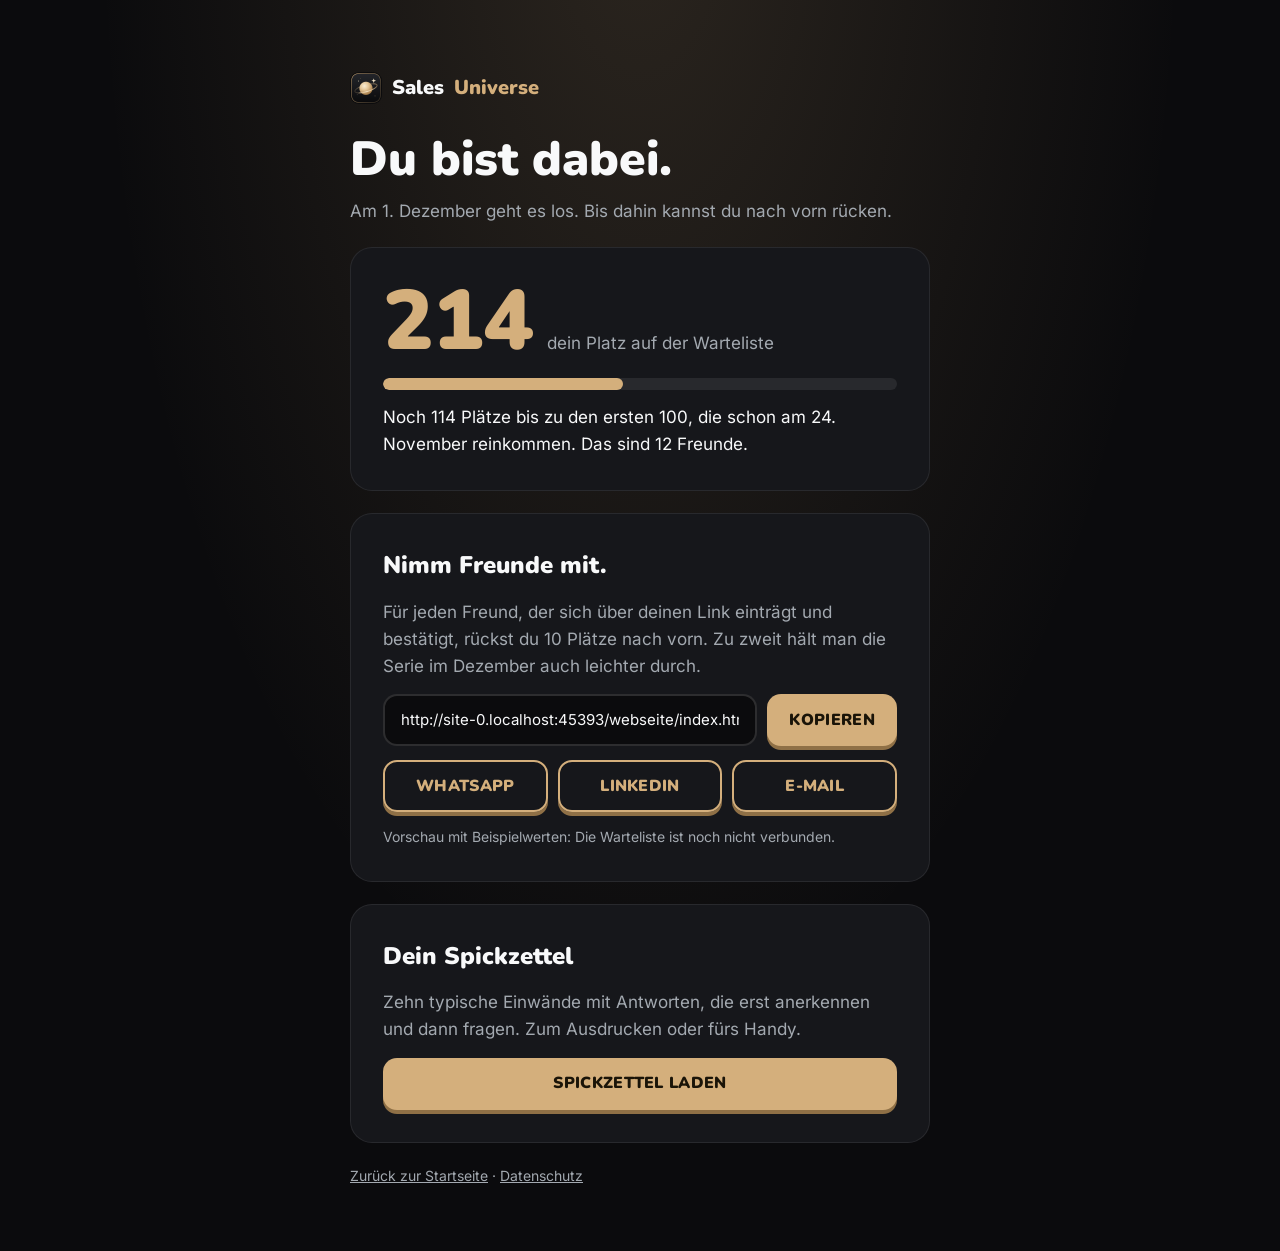
<file: webseite/danke.html>
<!doctype html>
<html lang="de">
<head>
<meta charset="utf-8">
<meta name="viewport" content="width=device-width, initial-scale=1, viewport-fit=cover">
<title>Dein Platz bei Sales Universe</title>
<meta name="robots" content="noindex">
<meta name="theme-color" content="#0B0B0D">
<link rel="icon" href="bilder/logo.png">
<style>
@font-face { font-family: 'Inter'; font-weight: 400; font-display: swap; src: url('schrift/inter-latin-400-normal.woff2') format('woff2'); }
@font-face { font-family: 'Inter'; font-weight: 600; font-display: swap; src: url('schrift/inter-latin-600-normal.woff2') format('woff2'); }
@font-face { font-family: 'Inter'; font-weight: 700; font-display: swap; src: url('schrift/inter-latin-700-normal.woff2') format('woff2'); }
@font-face { font-family: 'Nunito'; font-weight: 900; font-display: swap; src: url('schrift/nunito-latin-900-normal.woff2') format('woff2'); }
:root { --nacht: #0B0B0D; --flaeche: #16171B; --flaeche-hoch: #202127; --kante: rgba(255, 255, 255, 0.08); --text: #F8F9FA; --leise: #A3A9B0; --gold: #D4AF7C; --gold-tief: #8F7046; --gold-zart: rgba(212, 175, 124, 0.13); --gruen: #2ECC71; --rot: #F0544F; --anzeige: 'Nunito', system-ui, sans-serif; color-scheme: dark; }
* { box-sizing: border-box; }
body { margin: 0; min-height: 100dvh; background-color: var(--nacht); background-image: radial-gradient(ellipse at 50% -10%, rgba(212, 175, 124, 0.16), transparent 60%); color: var(--text); font-family: 'Inter', system-ui, sans-serif; font-size: 17px; line-height: 1.6; -webkit-font-smoothing: antialiased; }
main { max-width: 620px; margin: 0 auto; padding: clamp(32px, 7vw, 72px) max(20px, env(safe-area-inset-left, 0px)) 64px; display: grid; gap: 22px; }
.marke { display: flex; align-items: center; gap: 10px; font-family: var(--anzeige); font-weight: 900; font-size: 20px; text-decoration: none; color: inherit; }
.marke img { width: 32px; height: 32px; border-radius: 9px; }
.marke span { color: var(--gold); }
h1 { font-family: var(--anzeige); font-weight: 900; font-size: clamp(34px, 6vw, 48px); line-height: 1.08; margin: 8px 0 0; text-wrap: balance; }
p { margin: 0; }
.leise { color: var(--leise); }
.karte { padding: clamp(22px, 4vw, 32px); border-radius: 22px; background: var(--flaeche); border: 1px solid var(--kante); display: grid; gap: 14px; }
.platz { display: flex; align-items: baseline; gap: 14px; flex-wrap: wrap; }
.platz b { font-family: var(--anzeige); font-size: clamp(56px, 12vw, 84px); line-height: 1; color: var(--gold); font-variant-numeric: tabular-nums; }
.spur { height: 12px; border-radius: 6px; background: rgba(255, 255, 255, 0.08); overflow: hidden; }
.spur span { display: block; height: 100%; width: 0; border-radius: 6px; background: var(--gold); transition: width 0.8s cubic-bezier(0.16, 1, 0.3, 1); }
.linkzeile { display: flex; gap: 10px; flex-wrap: wrap; }
.linkzeile input { flex: 1 1 240px; min-width: 0; min-height: 52px; padding: 0 16px; border-radius: 14px; border: 2px solid rgba(255, 255, 255, 0.14); background: var(--nacht); color: var(--text); font: inherit; font-size: 15px; }
.knopf { display: inline-flex; align-items: center; justify-content: center; gap: 8px; min-height: 52px; padding: 0 22px; border-radius: 14px; font-family: var(--anzeige); font-weight: 900; font-size: 16px; text-transform: uppercase; letter-spacing: 0.02em; text-decoration: none; background: var(--gold); color: #1A1408; box-shadow: 0 4px 0 var(--gold-tief); border: 0; cursor: pointer; white-space: nowrap; }
.knopf:active { transform: translateY(3px); box-shadow: 0 1px 0 var(--gold-tief); }
.knopf.zweit { background: transparent; color: var(--gold); box-shadow: 0 4px 0 var(--gold-tief), inset 0 0 0 2px var(--gold); }
.teilen { display: flex; gap: 10px; flex-wrap: wrap; }
.teilen a { flex: 1 1 140px; }
.gruen { padding: 14px 16px; border-radius: 14px; background: rgba(46, 204, 113, 0.1); border: 1px solid rgba(46, 204, 113, 0.4); }
.fehler { padding: 14px 16px; border-radius: 14px; background: rgba(240, 84, 79, 0.1); border: 1px solid rgba(240, 84, 79, 0.4); }
.klein { font-size: 14px; }
a:focus-visible, button:focus-visible, input:focus-visible { outline: 3px solid var(--gold); outline-offset: 3px; }
[hidden] { display: none !important; }
</style>
</head>
<body>
<main>
  <a class="marke" href="index.html"><img src="bilder/logo.png" alt="">Sales <span>Universe</span></a>

  <section id="ok" hidden>
    <h1>Du bist dabei.</h1>
    <p class="leise" style="margin-top:12px">Am 1. Dezember geht es los. Bis dahin kannst du nach vorn rücken.</p>
  </section>

  <div class="karte" id="stand" hidden>
    <div class="platz"><b id="platz">–</b><span class="leise">dein Platz auf der Warteliste</span></div>
    <div class="spur" aria-hidden="true"><span id="spur"></span></div>
    <p id="frueh"></p>
    <p class="gruen" id="rabatt" hidden>Du hast die Lektion auf der Webseite geschafft: Zum Start bekommst du 10 % Rabatt auf die Vollversion. Der Code kommt mit der Start-Mail.</p>
  </div>

  <div class="karte" id="einladen" hidden>
    <h2 style="font-family:var(--anzeige);font-size:24px;margin:0">Nimm Freunde mit.</h2>
    <p class="leise">Für jeden Freund, der sich über deinen Link einträgt und bestätigt, rückst du 10 Plätze nach vorn. Zu zweit hält man die Serie im Dezember auch leichter durch.</p>
    <div class="linkzeile">
      <input id="link" readonly aria-label="Dein Link für Freunde">
      <button class="knopf" type="button" id="kopieren">Kopieren</button>
    </div>
    <div class="teilen">
      <a class="knopf zweit" id="whatsapp" target="_blank" rel="noopener">WhatsApp</a>
      <a class="knopf zweit" id="linkedin" target="_blank" rel="noopener">LinkedIn</a>
      <a class="knopf zweit" id="mail">E-Mail</a>
    </div>
    <p class="klein leise" id="empf"></p>
  </div>

  <div class="karte" id="geschenk" hidden>
    <h2 style="font-family:var(--anzeige);font-size:24px;margin:0">Dein Spickzettel</h2>
    <p class="leise">Zehn typische Einwände mit Antworten, die erst anerkennen und dann fragen. Zum Ausdrucken oder fürs Handy.</p>
    <a class="knopf" href="spickzettel.pdf" download>Spickzettel laden</a>
  </div>

  <div id="meldung" hidden></div>
  <p class="klein leise"><a href="index.html" style="color:inherit">Zurück zur Startseite</a> · <a href="datenschutz.html" style="color:inherit">Datenschutz</a></p>
</main>
<script>
  // Gleiche Adresse wie in index.html (Ordner warteliste/). Leer = Vorschau mit Beispielwerten.
  const WARTELISTE = '';
  const $ = (id) => document.getElementById(id);
  const q = new URLSearchParams(location.search);
  const zeige = (...ids) => ids.forEach((id) => ($(id).hidden = false));
  function meldung(text, art) { const m = $('meldung'); m.hidden = false; m.className = art; m.textContent = text; }

  if (q.get('aus')) meldung('Du bist ausgetragen. Wir haben deine E-Mail und deinen Platz gelöscht.', 'gruen');
  else if (q.get('fehler') === 'abgelaufen') meldung('Dieser Bestätigungs-Link ist abgelaufen oder wurde schon benutzt. Trag dich einfach noch einmal auf der Startseite ein.', 'fehler');
  else if (q.get('fehler')) meldung('Das hat gerade nicht geklappt. Versuch es in ein paar Minuten noch mal.', 'fehler');
  else {
    const code = (q.get('c') || '').toUpperCase();
    if (/^[A-Z2-9]{8}$/.test(code) || !WARTELISTE) zeigeStand(code || 'VORSCHAU');
    else meldung('Diesen Platz finden wir nicht. Schau in deine Bestätigungs-Mail oder trag dich neu ein.', 'fehler');
  }

  async function zeigeStand(code) {
    let s;
    if (!WARTELISTE) s = { platz: 214, empfehlungen: 0, frueh: false, lektion: false, vorschau: true };
    else {
      try {
        const r = await fetch(WARTELISTE + '/stand?c=' + encodeURIComponent(code));
        if (r.status === 404) return meldung('Diesen Platz finden wir nicht mehr. Vielleicht hast du dich ausgetragen.', 'fehler');
        if (!r.ok) throw new Error();
        s = await r.json();
      } catch { return meldung('Dein Platz lädt gerade nicht. Versuch es in ein paar Minuten noch mal.', 'fehler'); }
    }
    zeige('ok', 'stand', 'einladen', 'geschenk');
    $('platz').textContent = s.platz.toLocaleString('de-DE');
    // Balken: wie nah an den ersten 100 (bei Platz 1000 und mehr fast leer)
    requestAnimationFrame(() => ($('spur').style.width = Math.max(4, Math.min(100, (100 / s.platz) * 100)) + '%'));
    $('frueh').textContent = s.frueh ? 'Du gehörst zu den ersten 100: Du bist schon am 24. November drin.' : `Noch ${s.platz - 100} Plätze bis zu den ersten 100, die schon am 24. November reinkommen. Das sind ${Math.ceil((s.platz - 100) / 10)} Freunde.`;
    if (s.lektion) zeige('rabatt');
    $('empf').textContent = s.empfehlungen ? `Schon ${s.empfehlungen} ${s.empfehlungen === 1 ? 'Freund ist' : 'Freunde sind'} über deinen Link dabei.` : 'Noch niemand über deinen Link. Der erste bringt dich 10 Plätze nach vorn.';
    if (s.vorschau) $('empf').textContent = 'Vorschau mit Beispielwerten: Die Warteliste ist noch nicht verbunden.';
    const link = new URL('index.html?ref=' + code, location.href).href;
    $('link').value = link;
    const text = 'Ich lerne ab 1. Dezember Sales mit Sales Universe, fünf Minuten am Tag. Kommst du mit? ' + link;
    $('whatsapp').href = 'https://wa.me/?text=' + encodeURIComponent(text);
    $('linkedin').href = 'https://www.linkedin.com/sharing/share-offsite/?url=' + encodeURIComponent(link);
    $('mail').href = 'mailto:?subject=' + encodeURIComponent('Sales lernen im Dezember?') + '&body=' + encodeURIComponent(text);
    $('kopieren').addEventListener('click', async () => {
      try { await navigator.clipboard.writeText(link); } catch { $('link').select(); document.execCommand('copy'); }
      $('kopieren').textContent = 'Kopiert';
      setTimeout(() => ($('kopieren').textContent = 'Kopieren'), 1800);
    });
  }
</script>
</body>
</html>
</file>
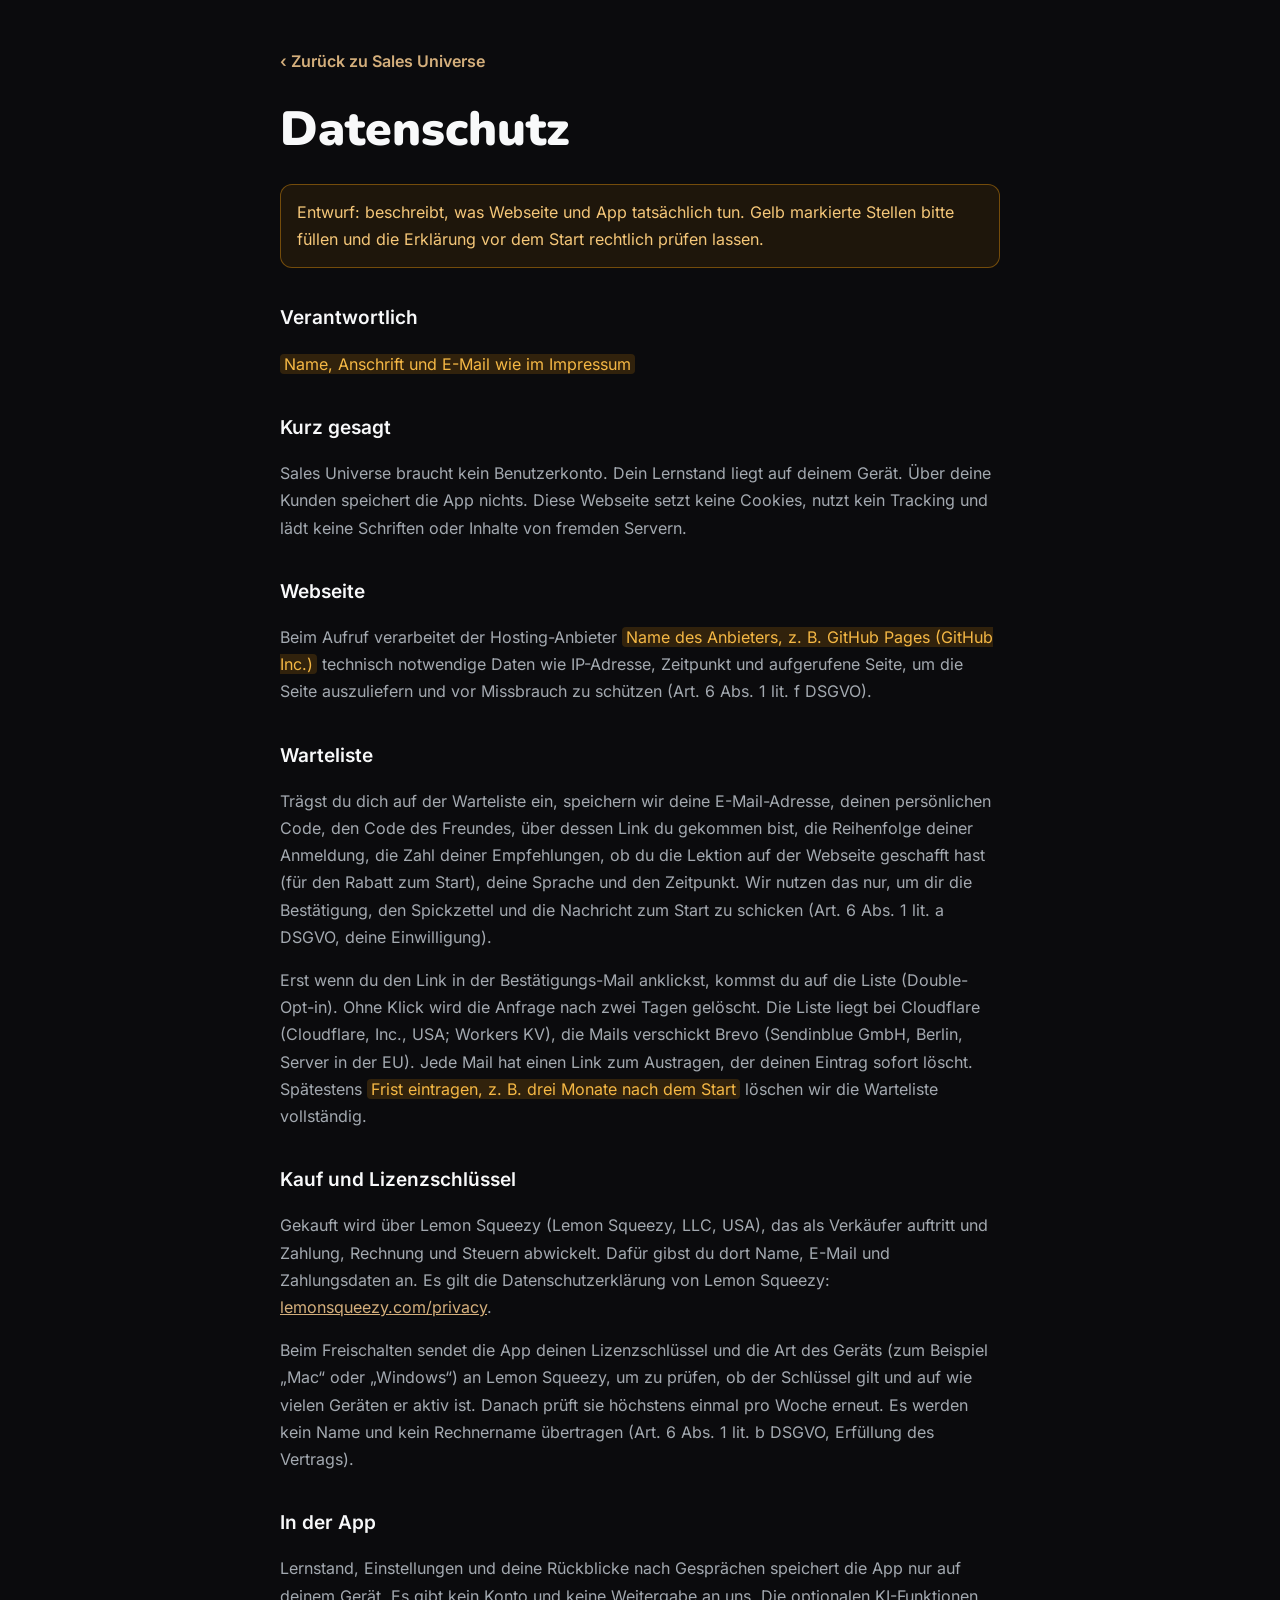
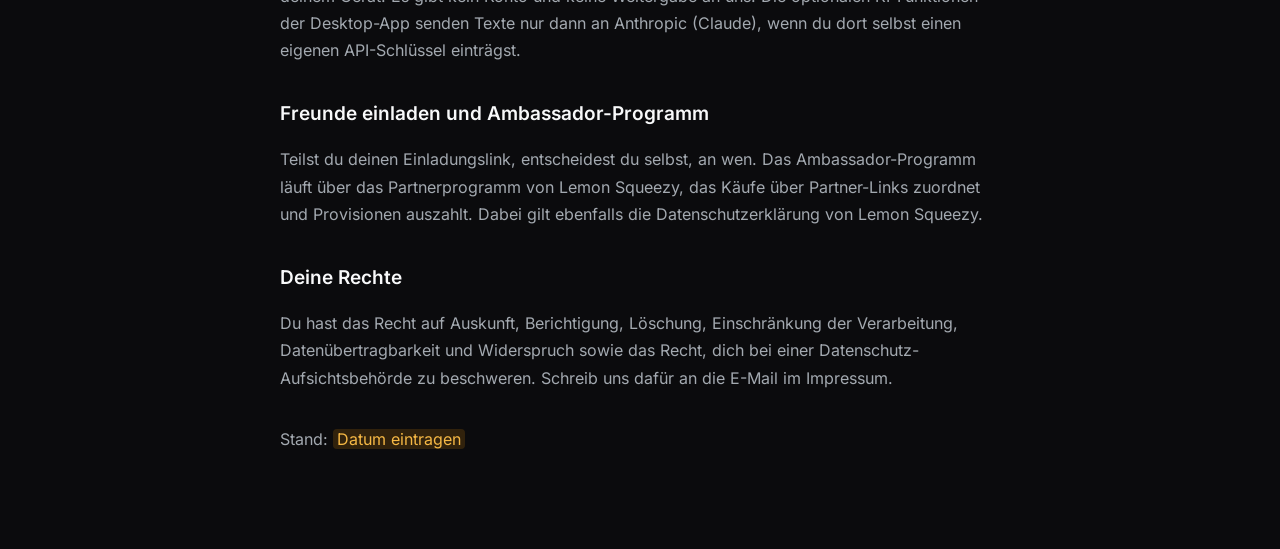
<file: webseite/datenschutz.html>
<!doctype html>
<html lang="de">
<head>
<meta charset="utf-8">
<meta name="viewport" content="width=device-width, initial-scale=1, viewport-fit=cover">
<title>Datenschutz · Sales Universe</title>
<link rel="icon" href="bilder/logo.png">
<link rel="stylesheet" href="rechtliches.css">
</head>
<body>
<main>
  <a class="zurueck" href="index.html">‹ Zurück zu Sales Universe</a>
  <h1>Datenschutz</h1>
  <p class="entwurf">Entwurf: beschreibt, was Webseite und App tatsächlich tun. Gelb markierte Stellen bitte füllen und die Erklärung vor dem Start rechtlich prüfen lassen.</p>

  <h2>Verantwortlich</h2>
  <p><span class="offen">Name, Anschrift und E-Mail wie im Impressum</span></p>

  <h2>Kurz gesagt</h2>
  <p>Sales Universe braucht kein Benutzerkonto. Dein Lernstand liegt auf deinem Gerät. Über deine Kunden speichert die App nichts. Diese Webseite setzt keine Cookies, nutzt kein Tracking und lädt keine Schriften oder Inhalte von fremden Servern.</p>

  <h2>Webseite</h2>
  <p>Beim Aufruf verarbeitet der Hosting-Anbieter <span class="offen">Name des Anbieters, z. B. GitHub Pages (GitHub Inc.)</span> technisch notwendige Daten wie IP-Adresse, Zeitpunkt und aufgerufene Seite, um die Seite auszuliefern und vor Missbrauch zu schützen (Art. 6 Abs. 1 lit. f DSGVO).</p>

  <h2>Warteliste</h2>
  <p>Trägst du dich auf der Warteliste ein, speichern wir deine E-Mail-Adresse, deinen persönlichen Code, den Code des Freundes, über dessen Link du gekommen bist, die Reihenfolge deiner Anmeldung, die Zahl deiner Empfehlungen, ob du die Lektion auf der Webseite geschafft hast (für den Rabatt zum Start), deine Sprache und den Zeitpunkt. Wir nutzen das nur, um dir die Bestätigung, den Spickzettel und die Nachricht zum Start zu schicken (Art. 6 Abs. 1 lit. a DSGVO, deine Einwilligung).</p>
  <p>Erst wenn du den Link in der Bestätigungs-Mail anklickst, kommst du auf die Liste (Double-Opt-in). Ohne Klick wird die Anfrage nach zwei Tagen gelöscht. Die Liste liegt bei Cloudflare (Cloudflare, Inc., USA; Workers KV), die Mails verschickt Brevo (Sendinblue GmbH, Berlin, Server in der EU). Jede Mail hat einen Link zum Austragen, der deinen Eintrag sofort löscht. Spätestens <span class="offen">Frist eintragen, z. B. drei Monate nach dem Start</span> löschen wir die Warteliste vollständig.</p>

  <h2>Kauf und Lizenzschlüssel</h2>
  <p>Gekauft wird über Lemon Squeezy (Lemon Squeezy, LLC, USA), das als Verkäufer auftritt und Zahlung, Rechnung und Steuern abwickelt. Dafür gibst du dort Name, E-Mail und Zahlungsdaten an. Es gilt die Datenschutzerklärung von Lemon Squeezy: <a href="https://www.lemonsqueezy.com/privacy" rel="noopener">lemonsqueezy.com/privacy</a>.</p>
  <p>Beim Freischalten sendet die App deinen Lizenzschlüssel und die Art des Geräts (zum Beispiel „Mac“ oder „Windows“) an Lemon Squeezy, um zu prüfen, ob der Schlüssel gilt und auf wie vielen Geräten er aktiv ist. Danach prüft sie höchstens einmal pro Woche erneut. Es werden kein Name und kein Rechnername übertragen (Art. 6 Abs. 1 lit. b DSGVO, Erfüllung des Vertrags).</p>

  <h2>In der App</h2>
  <p>Lernstand, Einstellungen und deine Rückblicke nach Gesprächen speichert die App nur auf deinem Gerät. Es gibt kein Konto und keine Weitergabe an uns. Die optionalen KI-Funktionen der Desktop-App senden Texte nur dann an Anthropic (Claude), wenn du dort selbst einen eigenen API-Schlüssel einträgst.</p>

  <h2>Freunde einladen und Ambassador-Programm</h2>
  <p>Teilst du deinen Einladungslink, entscheidest du selbst, an wen. Das Ambassador-Programm läuft über das Partnerprogramm von Lemon Squeezy, das Käufe über Partner-Links zuordnet und Provisionen auszahlt. Dabei gilt ebenfalls die Datenschutzerklärung von Lemon Squeezy.</p>

  <h2>Deine Rechte</h2>
  <p>Du hast das Recht auf Auskunft, Berichtigung, Löschung, Einschränkung der Verarbeitung, Datenübertragbarkeit und Widerspruch sowie das Recht, dich bei einer Datenschutz-Aufsichtsbehörde zu beschweren. Schreib uns dafür an die E-Mail im Impressum.</p>

  <p style="margin-top:34px">Stand: <span class="offen">Datum eintragen</span></p>
</main>
</body>
</html>
</file>
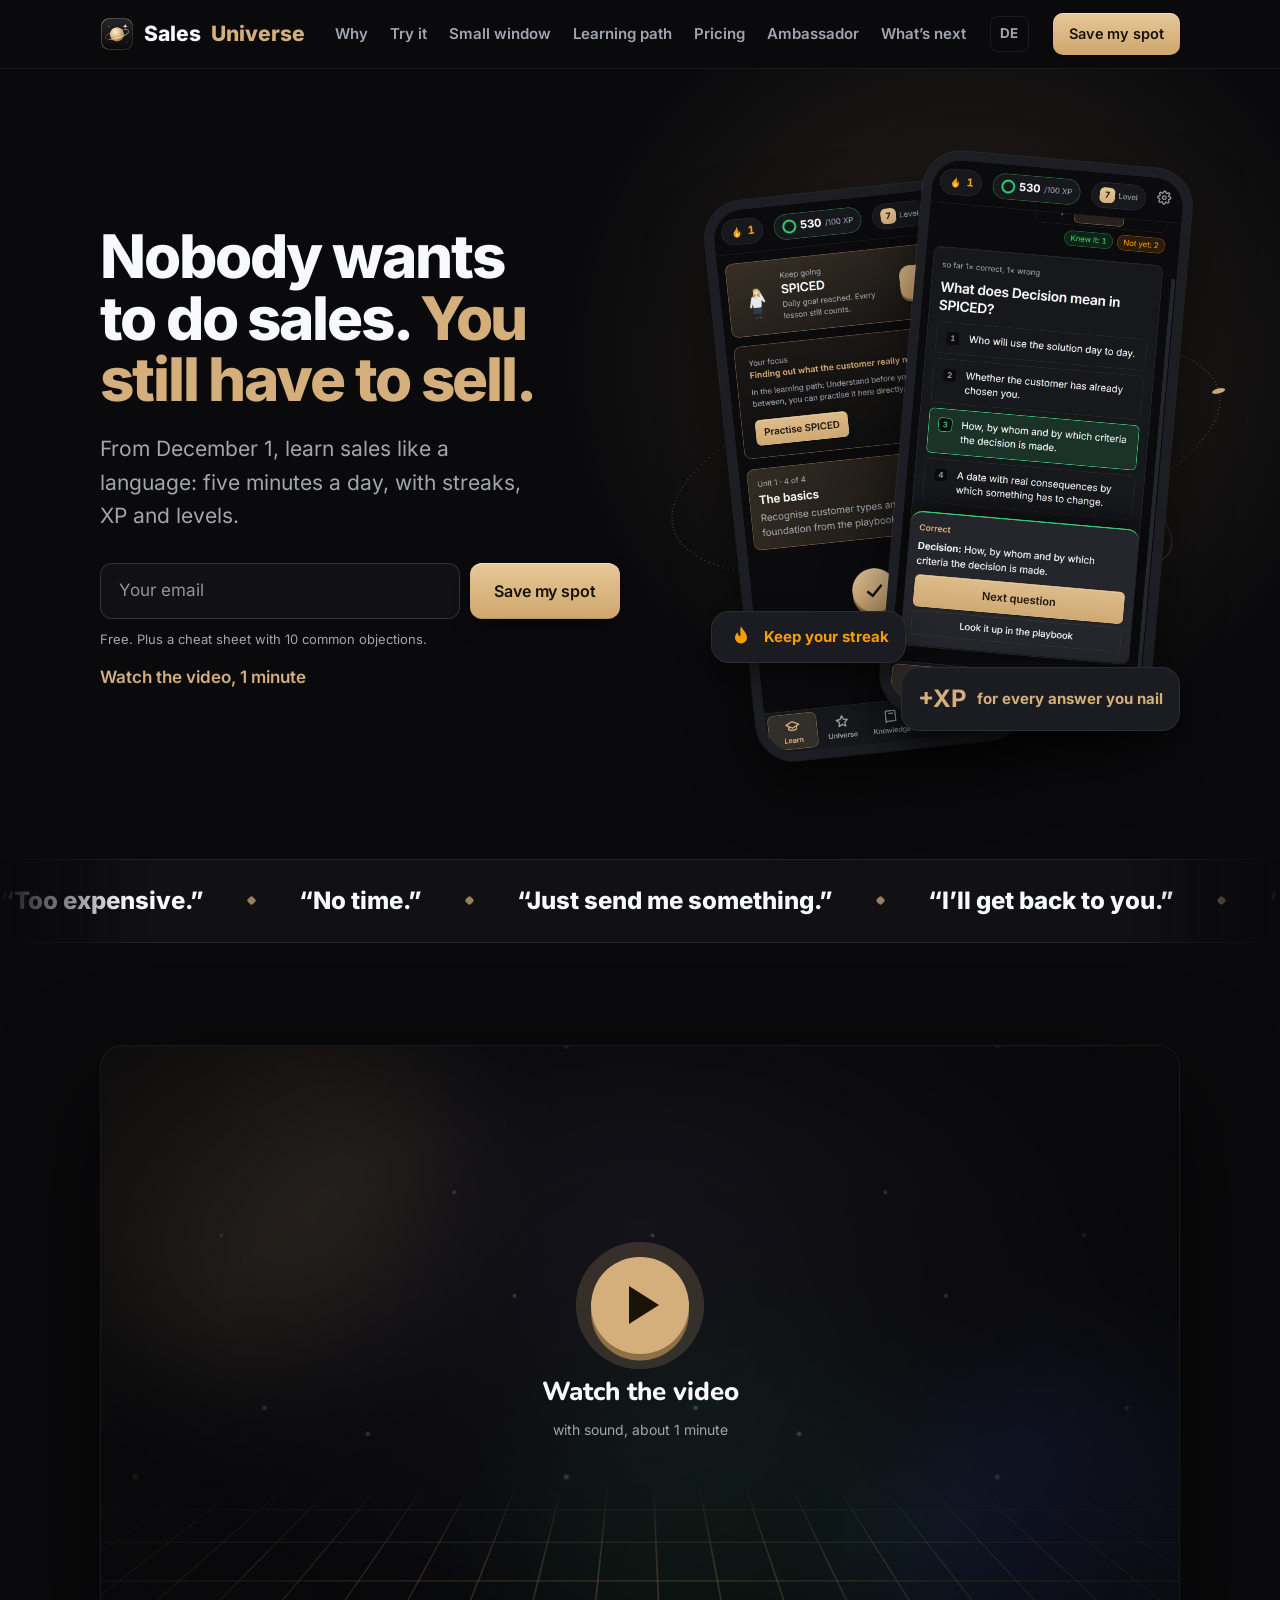
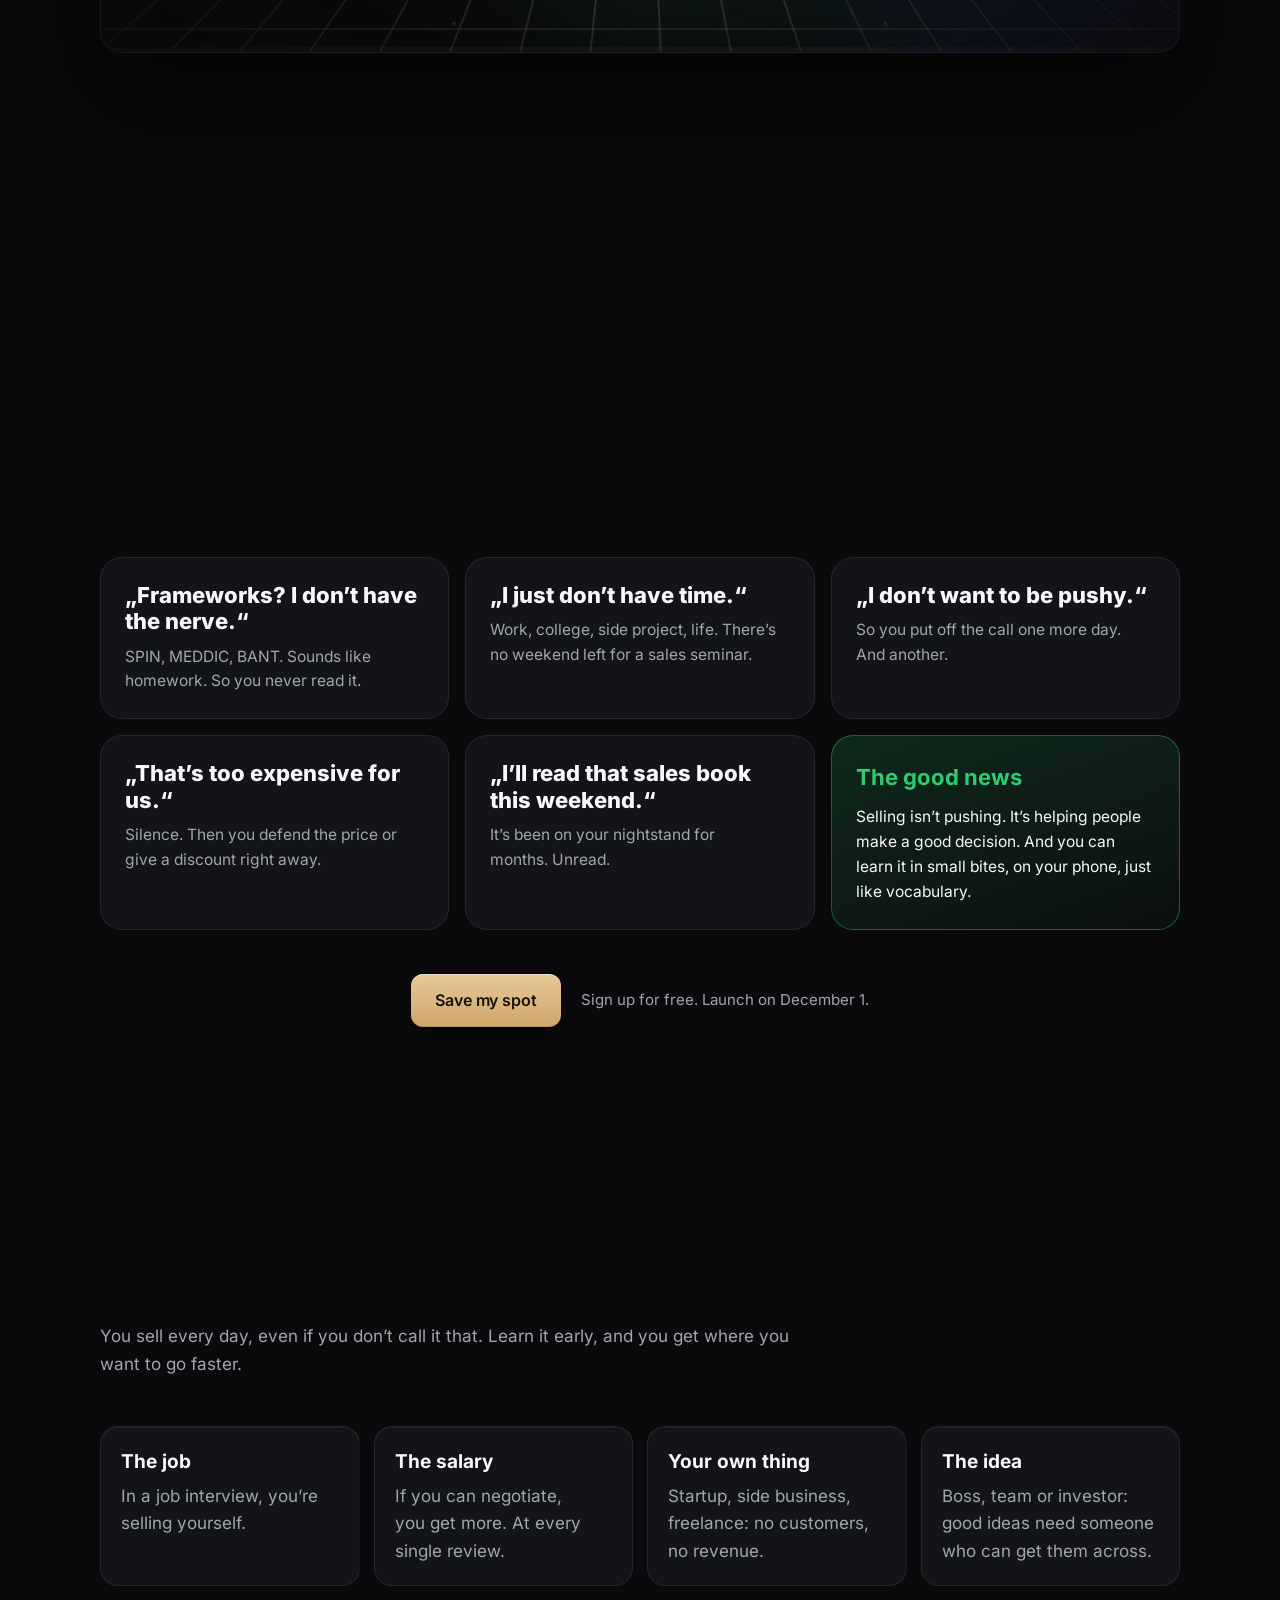
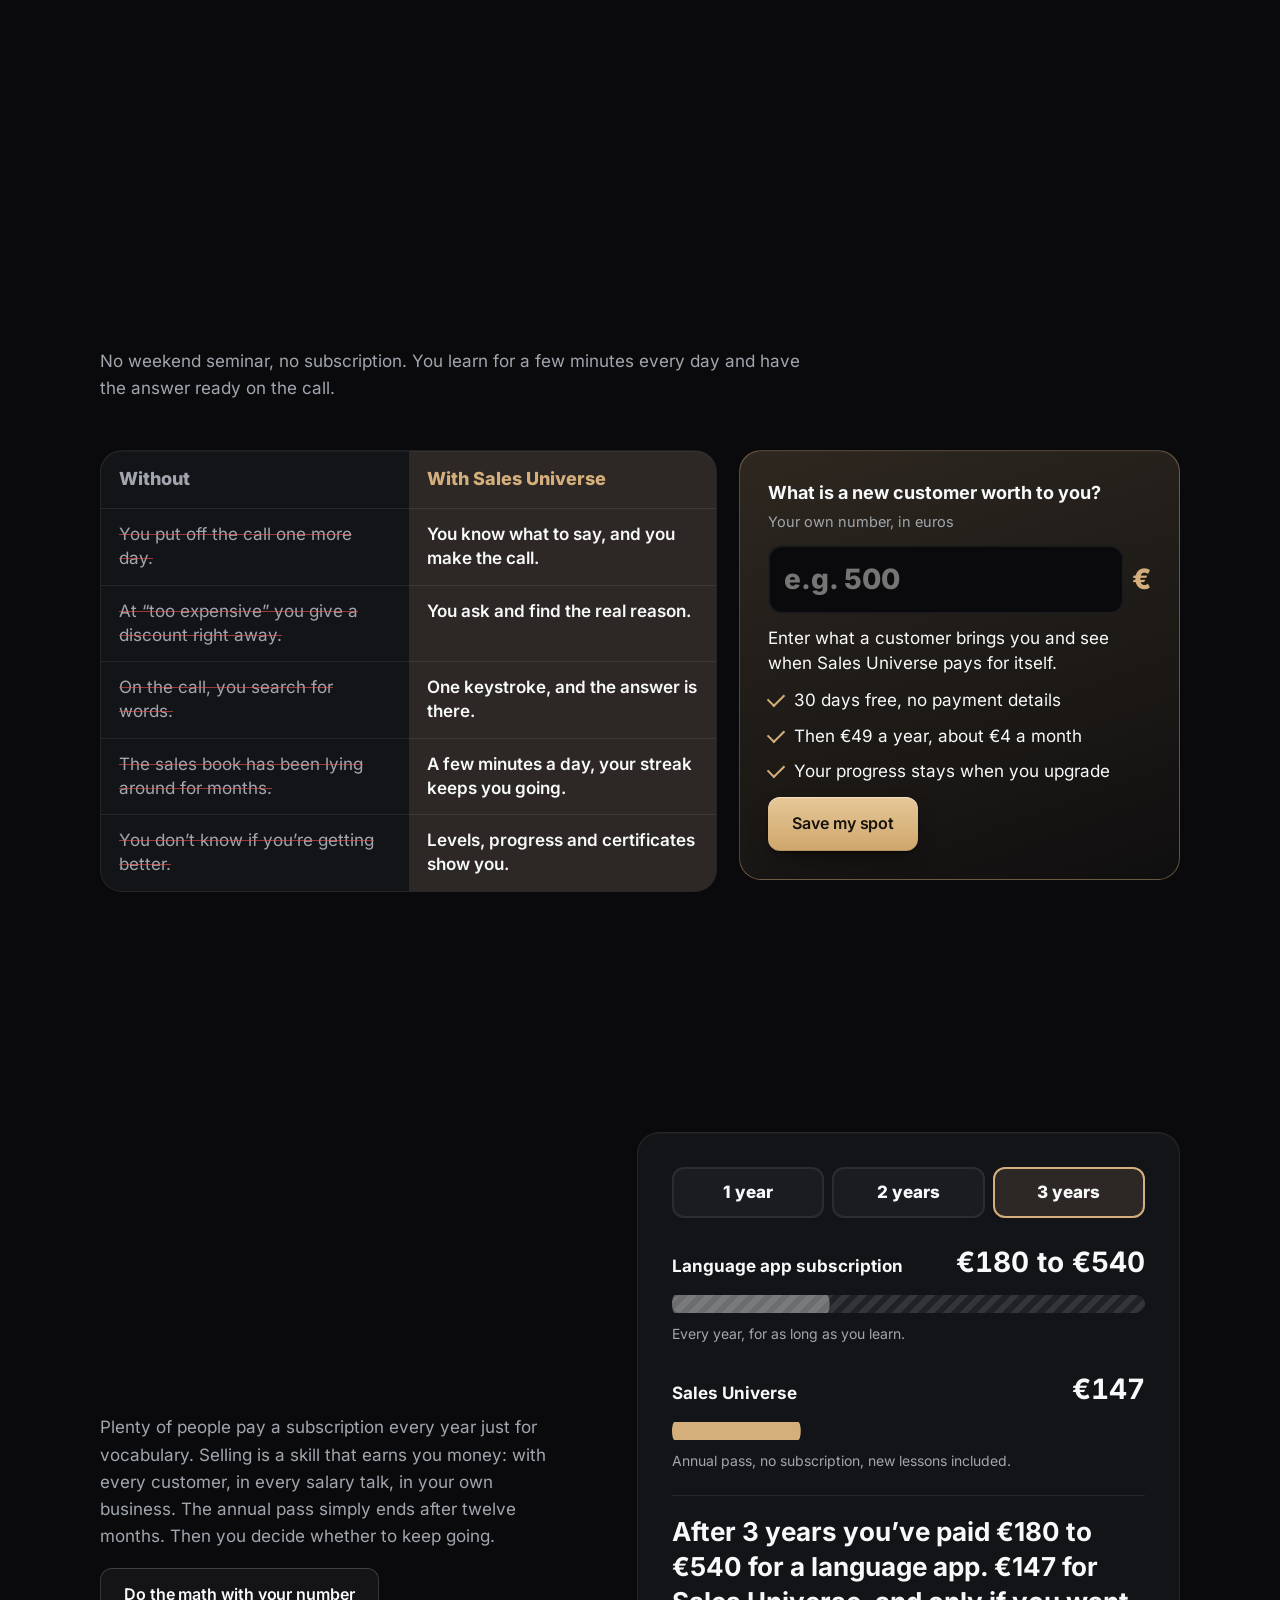
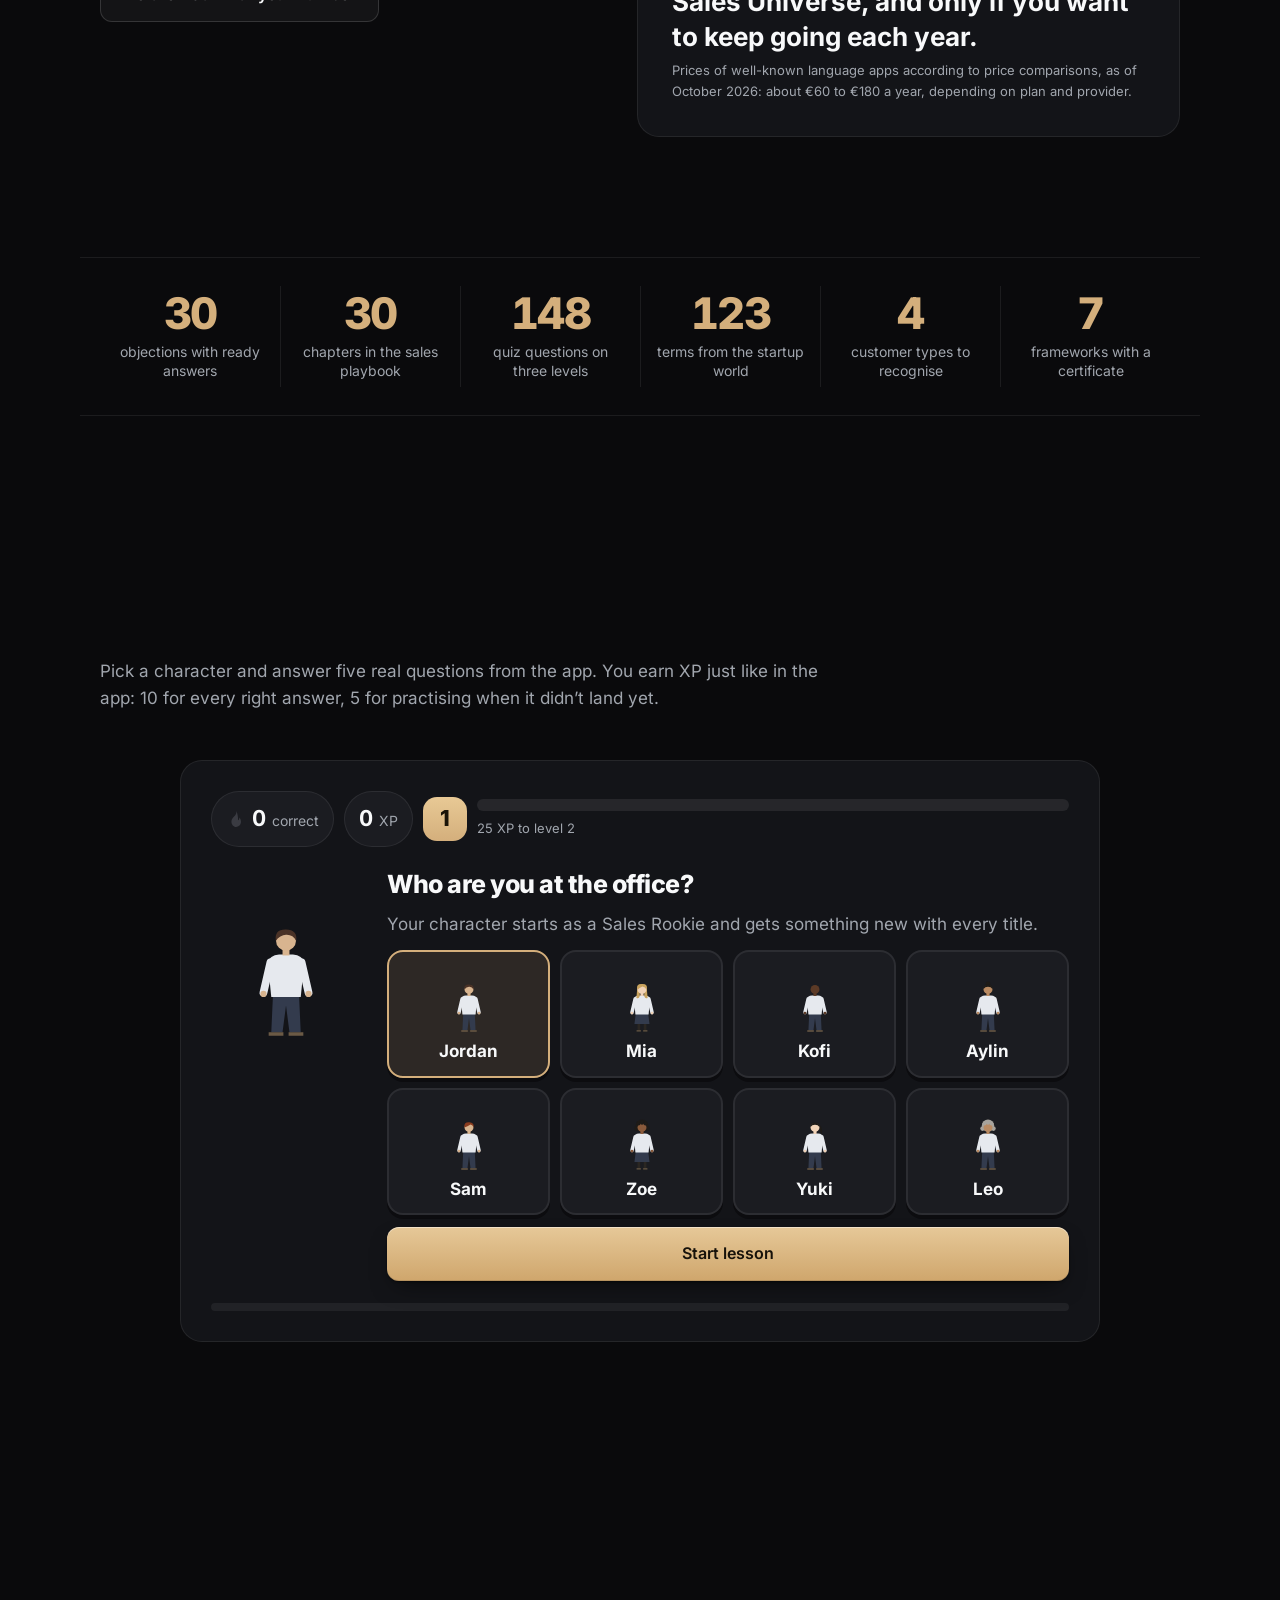
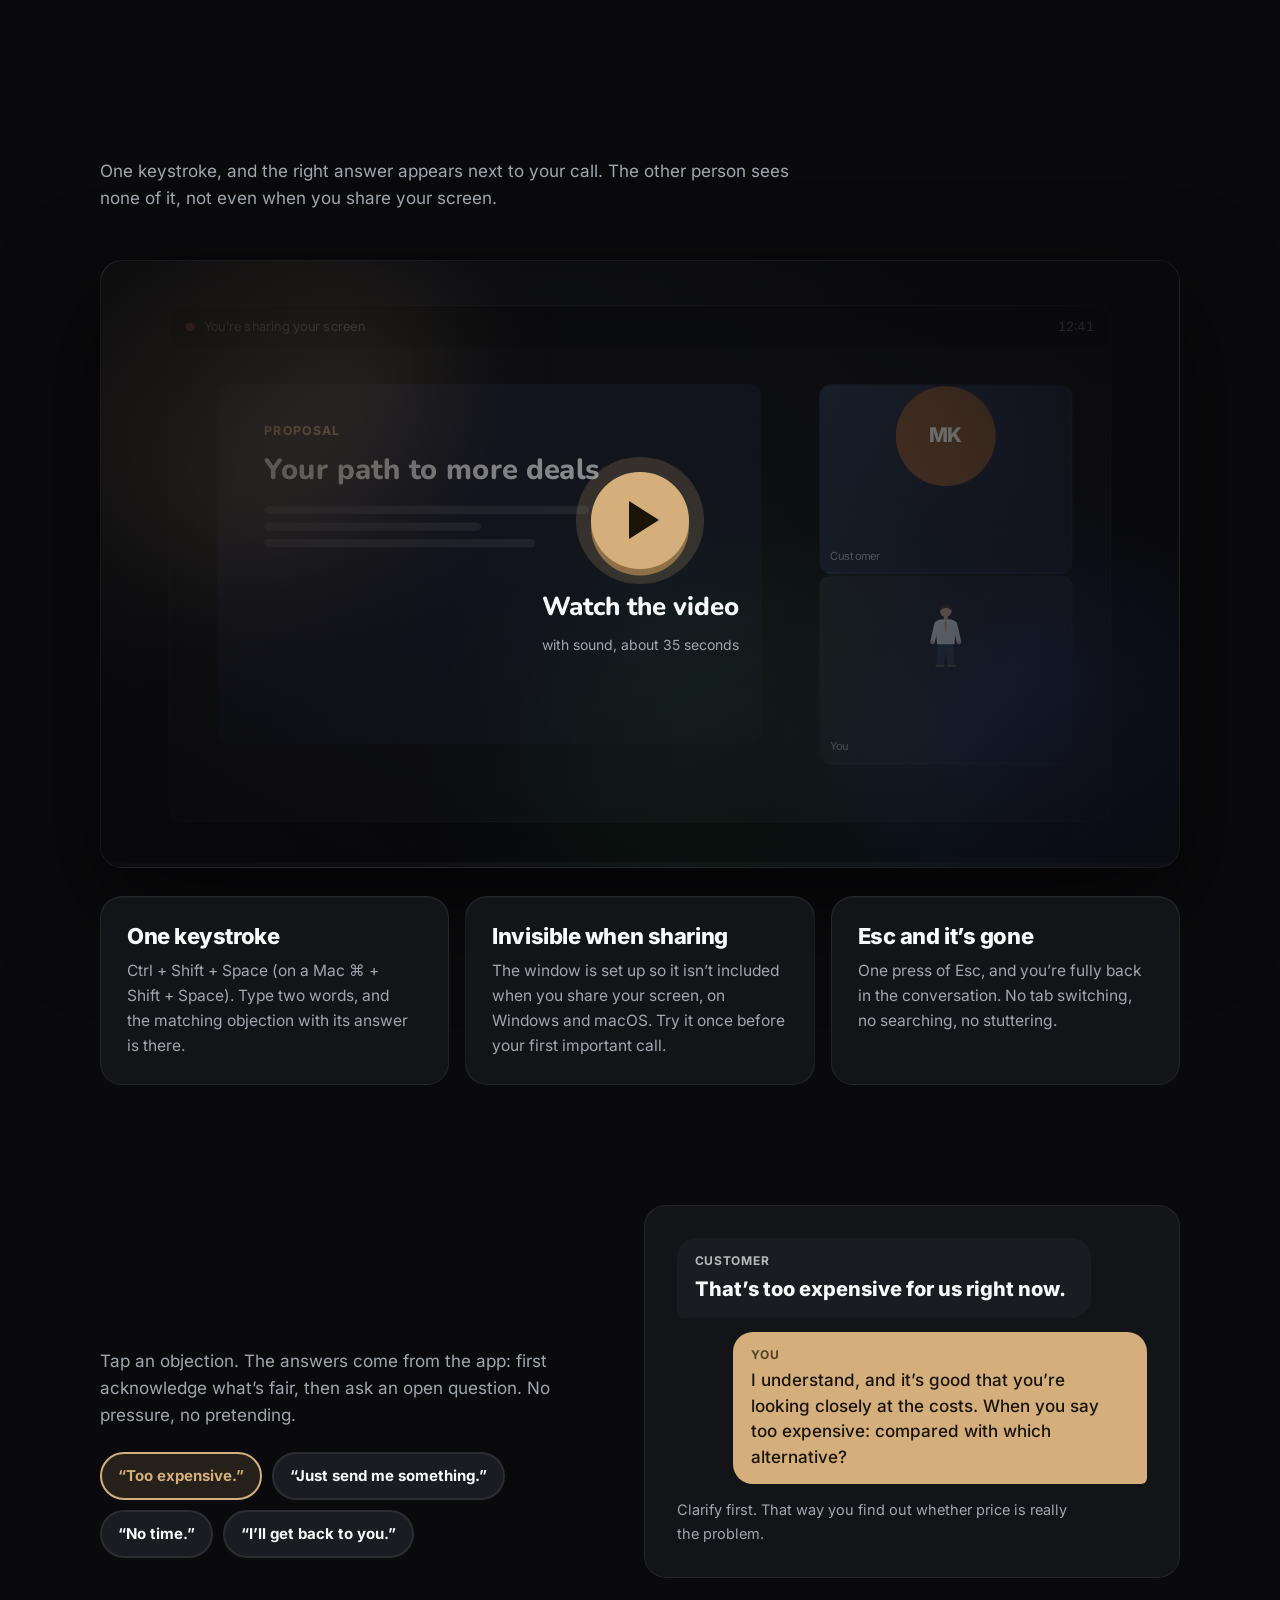
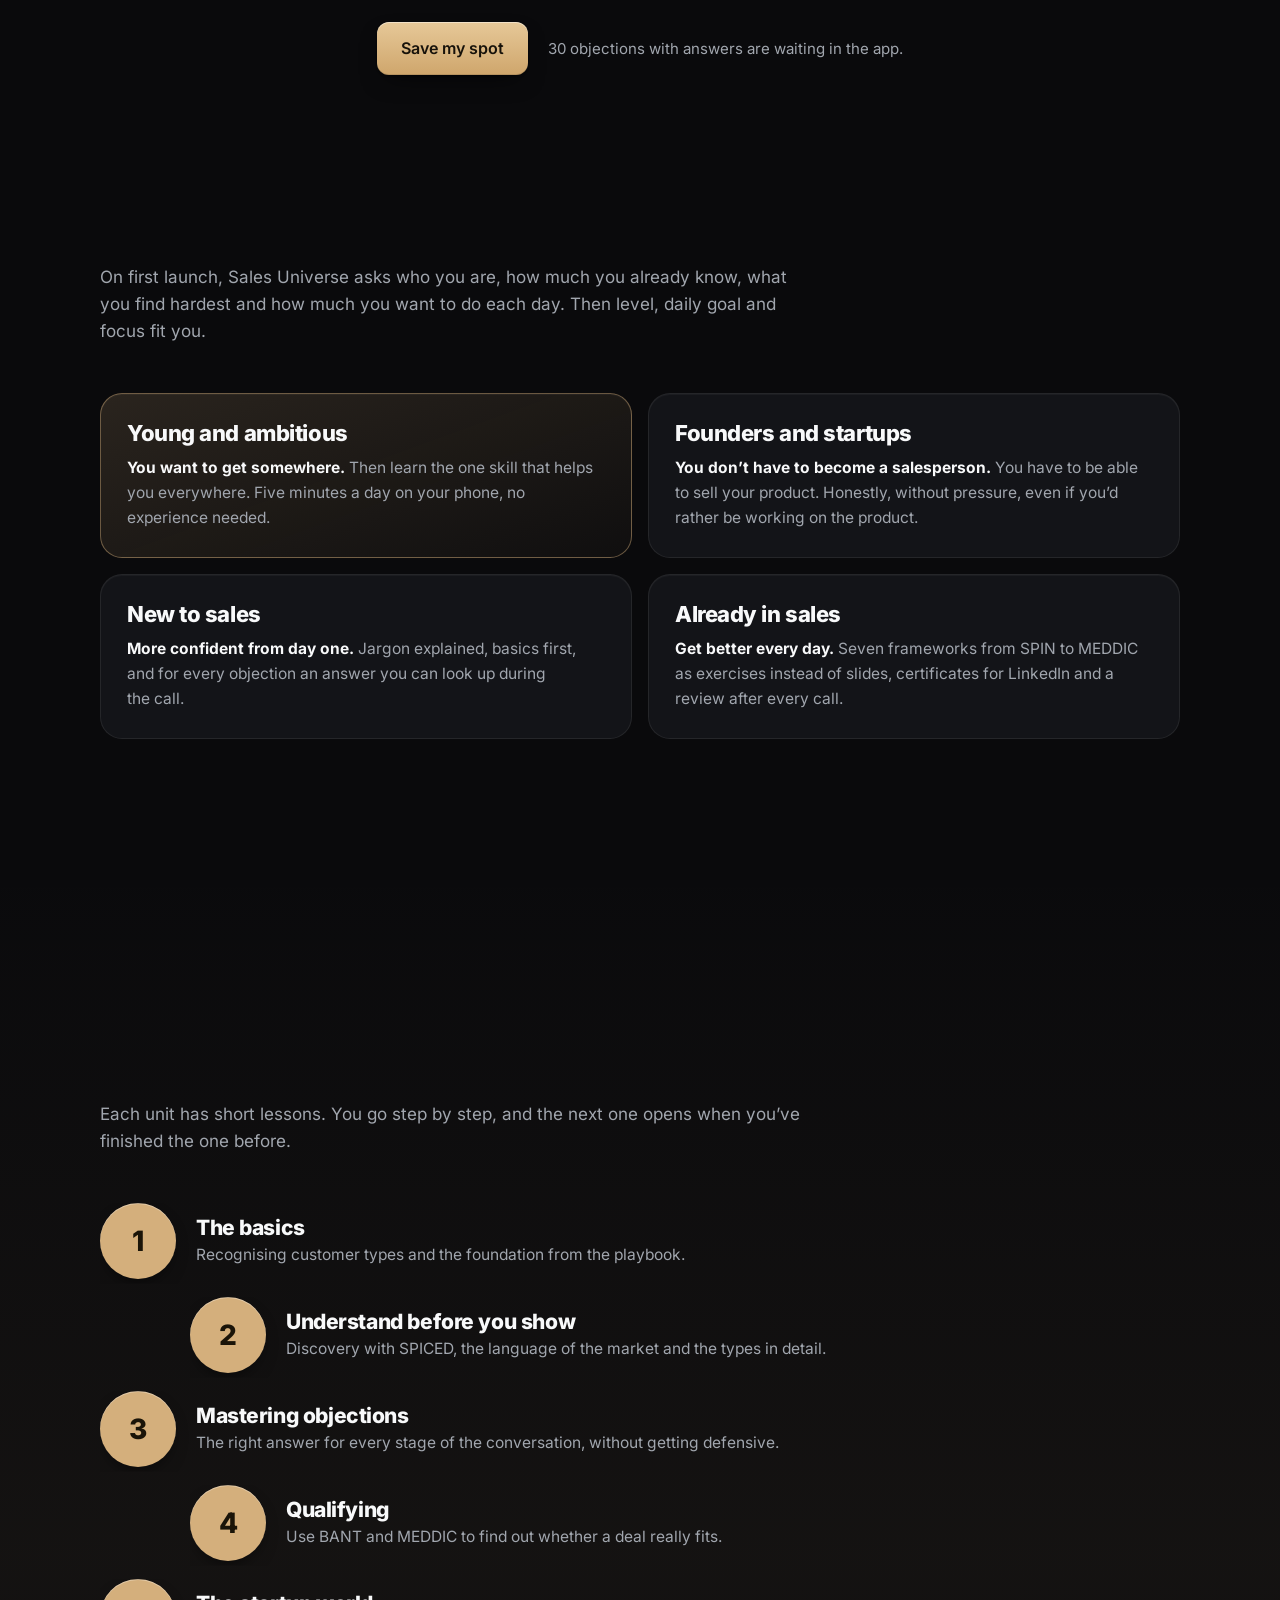
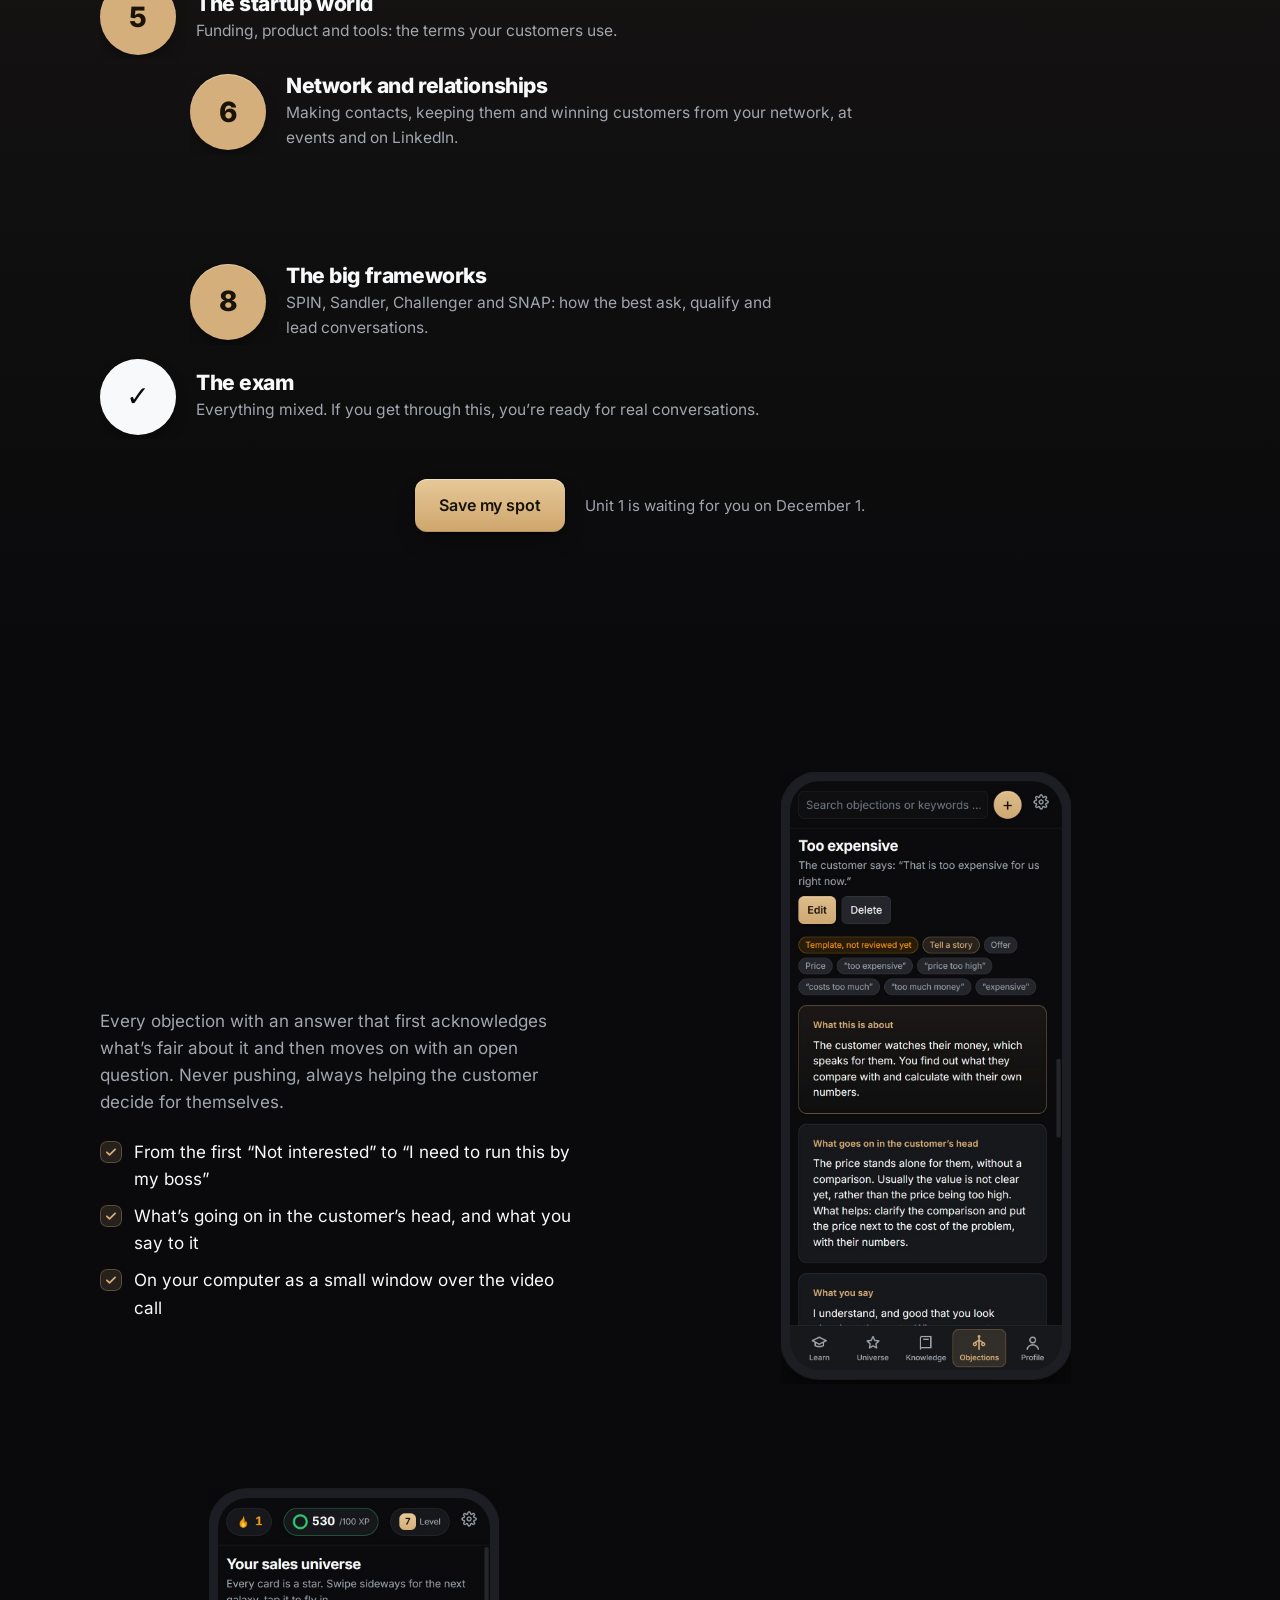
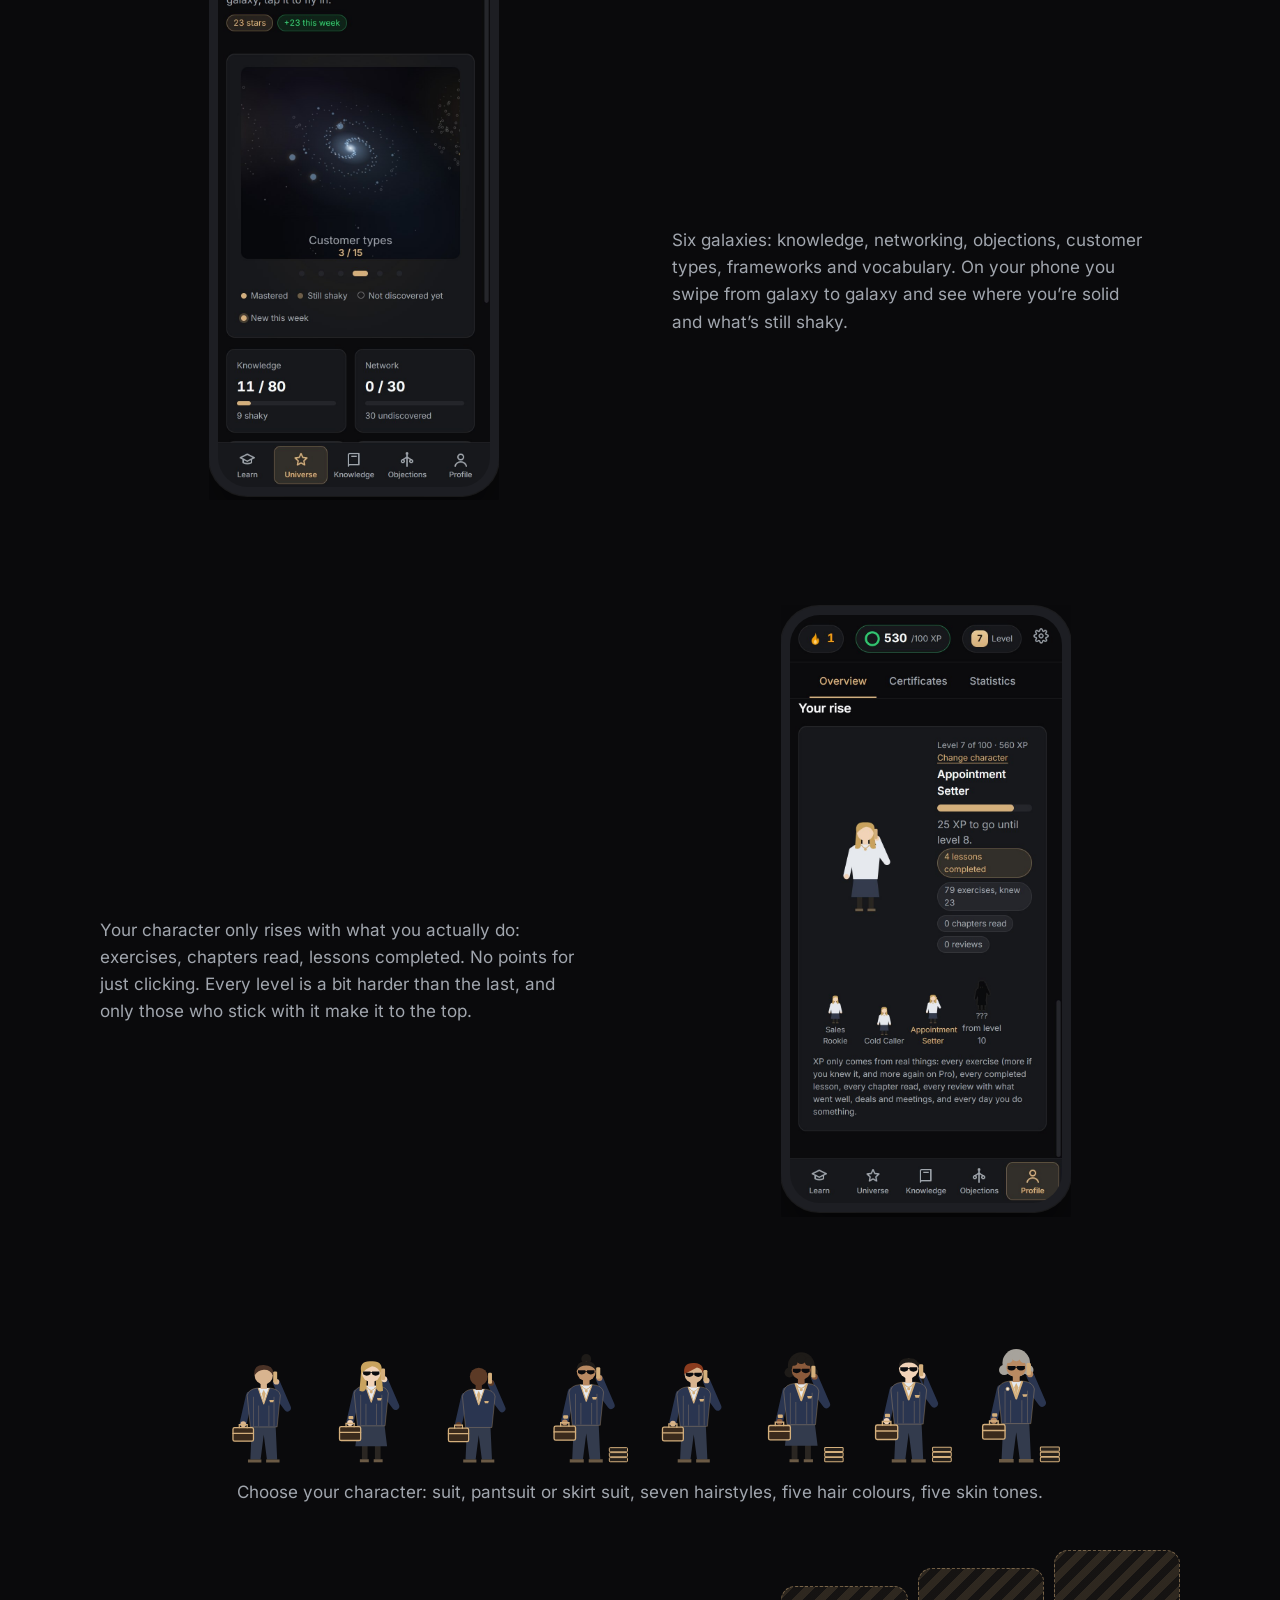
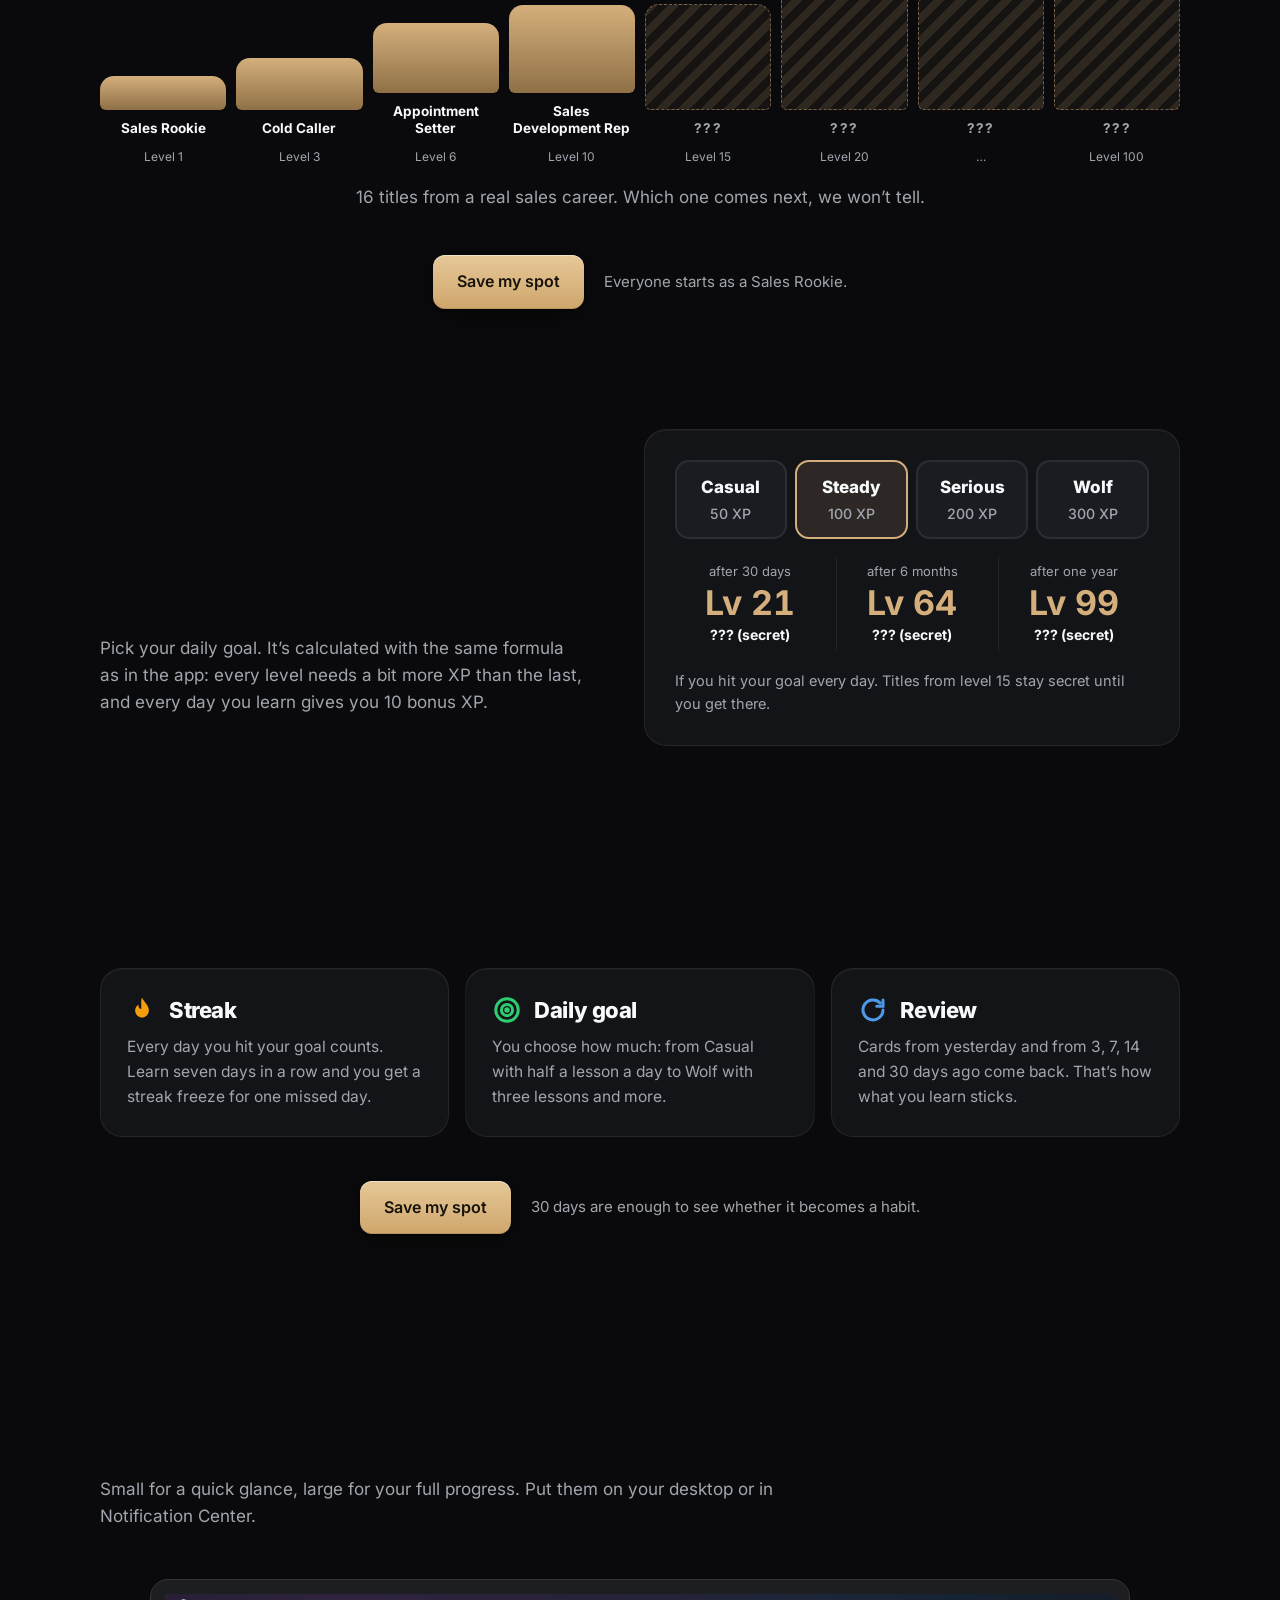
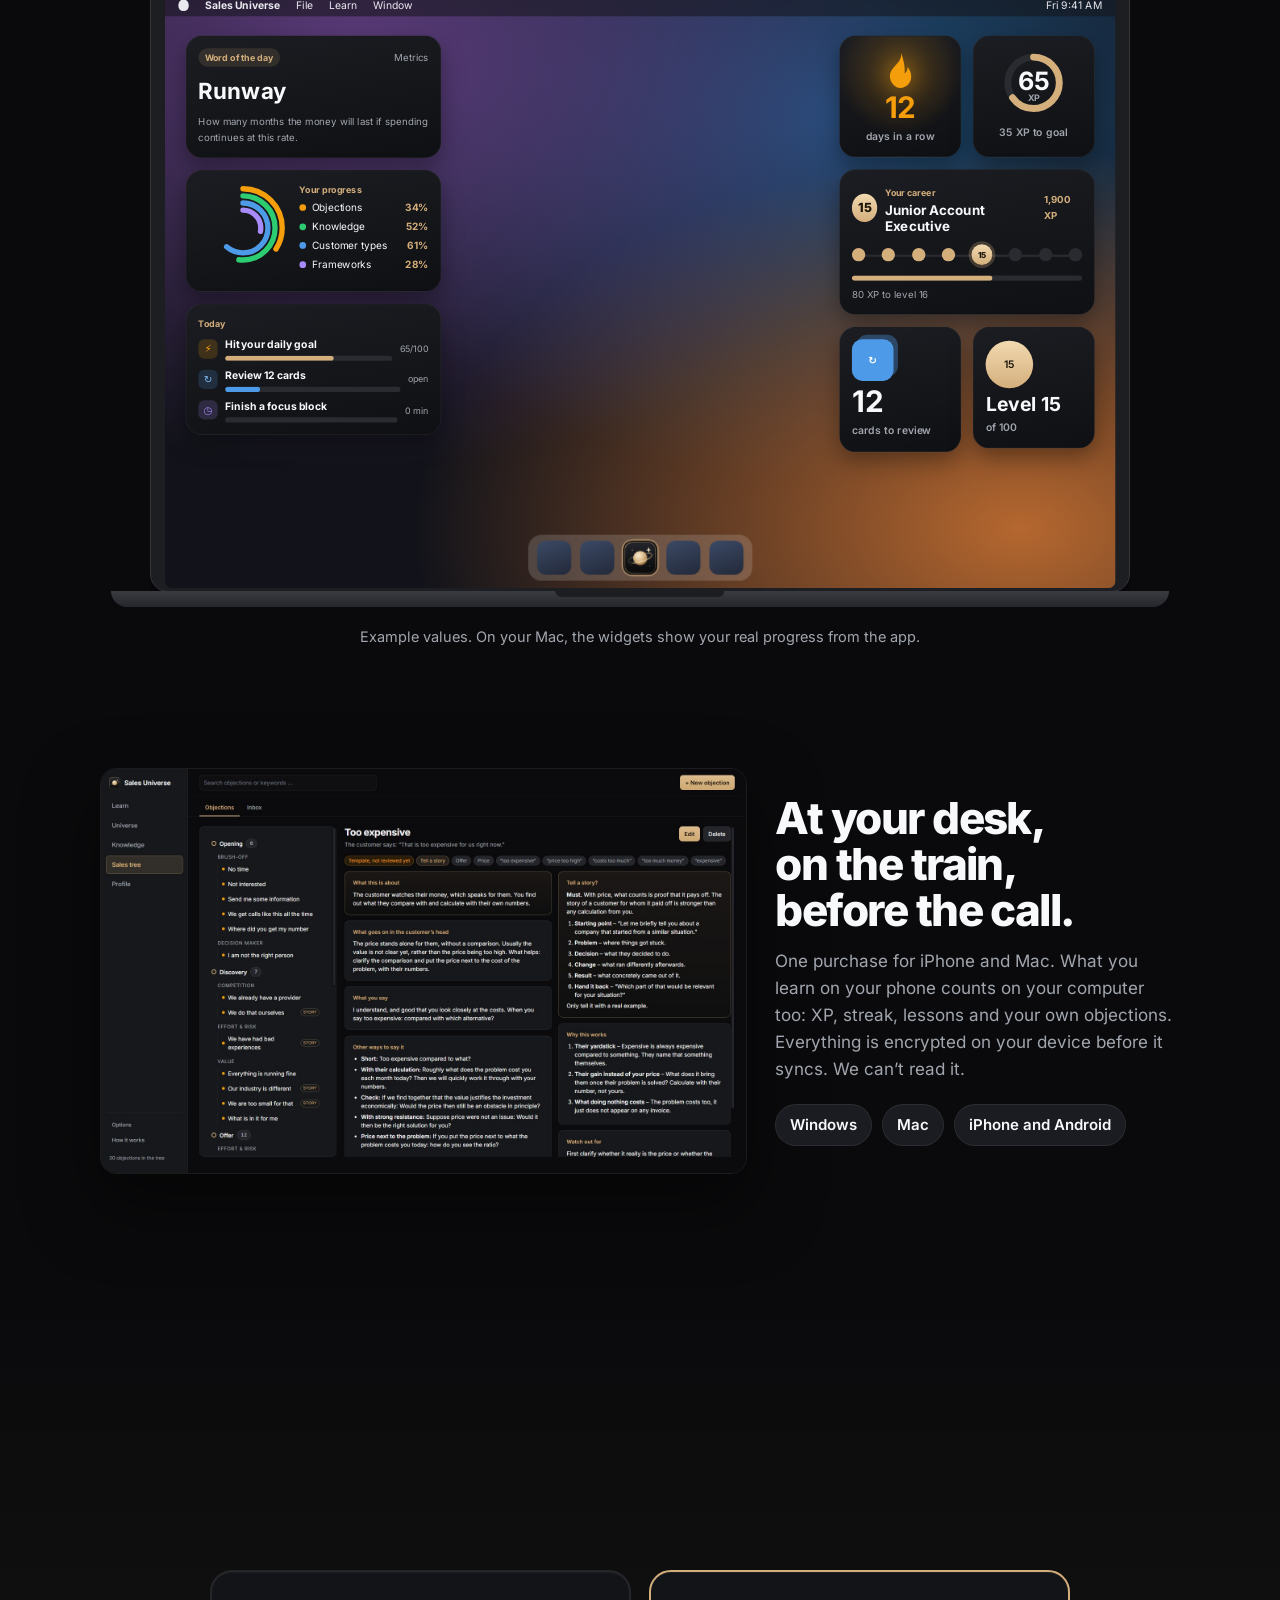
<file: webseite/en.html>
<!doctype html>
<html lang="en">
<head>
<meta charset="utf-8">
<meta name="viewport" content="width=device-width, initial-scale=1, viewport-fit=cover">
<title>Sales Universe</title>
<meta name="claude:viewport-fit-sides" content="cover">
<meta name="description" content="Nobody wants to do sales. Sales Universe teaches you to sell the way a language app teaches a language: five minutes a day on your phone, with streaks, XP and real answers to objections.">
<meta name="theme-color" content="#0B0B0D">
<meta name="color-scheme" content="dark">
<link rel="icon" href="bilder/logo.png">
<link rel="alternate" hreflang="de" href="index.html">
<link rel="alternate" hreflang="en" href="en.html">
<style>
/* Schriften liegen bei der Seite, es wird nichts von Google geladen. */
@font-face { font-family: 'Inter'; font-weight: 400; font-display: swap; src: url('schrift/inter-latin-400-normal.woff2') format('woff2'); }
@font-face { font-family: 'Inter'; font-weight: 500; font-display: swap; src: url('schrift/inter-latin-500-normal.woff2') format('woff2'); }
@font-face { font-family: 'Inter'; font-weight: 600; font-display: swap; src: url('schrift/inter-latin-600-normal.woff2') format('woff2'); }
@font-face { font-family: 'Inter'; font-weight: 700; font-display: swap; src: url('schrift/inter-latin-700-normal.woff2') format('woff2'); }
@font-face { font-family: 'Nunito'; font-weight: 800; font-display: swap; src: url('schrift/nunito-latin-800-normal.woff2') format('woff2'); }
@font-face { font-family: 'Nunito'; font-weight: 900; font-display: swap; src: url('schrift/nunito-latin-900-normal.woff2') format('woff2'); }
/* Layout: eine Spalte, Abschnitte wie Stationen eines Lernpfads; groß, rund,
   dicke Knöpfe mit Kante (wie in Lern-Apps), Farben und Ton der App (Nacht, Gold, Broker). */
:root {
  --nacht: #0B0B0D;
  --flaeche: #16171B;
  --flaeche-hoch: #202127;
  --kante: rgba(255, 255, 255, 0.08);
  --text: #F8F9FA;
  --leise: #A3A9B0;
  --gold: #D4AF7C;
  --gold-tief: #8F7046;
  --gold-zart: rgba(212, 175, 124, 0.13);
  --gruen: #2ECC71;
  --gruen-tief: #1E8F4E;
  --flamme: #F59E0B;
  --rot: #F0544F;
  --anzeige: 'Nunito', 'Arial Rounded MT Bold', system-ui, sans-serif;
  --schrift: 'Inter', -apple-system, 'Segoe UI', system-ui, sans-serif;
  --rund: 22px;
  color-scheme: dark;
}
* { box-sizing: border-box; }
html { scroll-behavior: smooth; }
@media (prefers-reduced-motion: reduce) { html { scroll-behavior: auto; } *, *::before { animation: none !important; transition: none !important; } }
body { margin: 0; background: var(--nacht); color: var(--text); font-family: var(--schrift); font-size: 17px; line-height: 1.6; -webkit-font-smoothing: antialiased; overflow-x: hidden; }
img { max-width: 100%; height: auto; display: block; }
a { color: inherit; }
h1, h2, h3 { font-family: var(--anzeige); font-weight: 900; line-height: 1.08; margin: 0; text-wrap: balance; letter-spacing: -0.01em; }
h2 { font-size: clamp(32px, 5vw, 52px); }
h3 { font-size: 22px; }
p { margin: 0; }
.leise { color: var(--leise); }
.huelle { max-width: 1120px; margin: 0 auto; padding-left: max(20px, env(safe-area-inset-left, 0px)); padding-right: max(20px, env(safe-area-inset-right, 0px)); }
section { padding-block: clamp(64px, 10vw, 120px); }
.etikett { display: inline-block; font-size: 13px; font-weight: 700; letter-spacing: 0.08em; text-transform: uppercase; color: var(--gold); }
.kopfzeile { display: grid; gap: 14px; max-width: 720px; margin-bottom: 48px; }

/* Dicke Knöpfe mit Kante, die beim Drücken einsinken */
.knopf { display: inline-flex; align-items: center; justify-content: center; gap: 10px; padding: 16px 28px; border-radius: 16px; font-family: var(--anzeige); font-weight: 900; font-size: 18px; letter-spacing: 0.02em; text-decoration: none; text-transform: uppercase; background: var(--gold); color: #1A1408; box-shadow: 0 5px 0 var(--gold-tief); transition: transform 0.06s, box-shadow 0.06s, filter 0.15s; border: 0; cursor: pointer; }
.knopf:hover { filter: brightness(1.06); }
.knopf:active { transform: translateY(4px); box-shadow: 0 1px 0 var(--gold-tief); }
.knopf.zweit { background: transparent; color: var(--gold); box-shadow: 0 5px 0 var(--gold-tief), inset 0 0 0 2px var(--gold); }
.knopf:focus-visible, a:focus-visible, summary:focus-visible, button:focus-visible { outline: 3px solid var(--gold); outline-offset: 3px; }

/* Kopf */
.leiste { position: sticky; top: env(safe-area-inset-top, 0px); z-index: 20; background: rgba(11, 11, 13, 0.88); backdrop-filter: blur(14px); -webkit-backdrop-filter: blur(14px); border-bottom: 1px solid var(--kante); }
body::before { content: ""; position: fixed; inset: 0 0 auto; height: env(safe-area-inset-top, 0px); z-index: 30; background: var(--nacht); }
.leiste .huelle { display: flex; align-items: center; gap: 24px; height: 68px; }
.marke { display: flex; align-items: center; gap: 10px; font-family: var(--anzeige); font-weight: 900; font-size: 21px; text-decoration: none; }
.marke img { width: 34px; height: 34px; border-radius: 9px; }
.marke span { color: var(--gold); }
.leiste nav { display: flex; gap: 22px; margin-left: auto; font-size: 15px; font-weight: 600; }
.leiste nav a { text-decoration: none; color: var(--leise); white-space: nowrap; }
.leiste nav a:hover { color: var(--text); }
.leiste .knopf { padding: 10px 18px; font-size: 15px; box-shadow: 0 4px 0 var(--gold-tief); }
@media (max-width: 1100px) { .leiste nav { display: none; } .leiste .knopf { margin-left: auto; } }
.leiste .knopf { white-space: nowrap; }
@media (max-width: 420px) { .leiste .knopf { padding: 9px 13px; font-size: 13px; } .marke { font-size: 18px; } .leiste .huelle { gap: 12px; } }
/* Sprachwahl DE/EN neben dem Knopf, auch am Handy sichtbar */
.sprachwahl { font-size: 13.5px; font-weight: 700; letter-spacing: 0.04em; color: var(--leise); text-decoration: none; border: 1px solid var(--kante); border-radius: 8px; padding: 6px 9px; }
.sprachwahl:hover { color: var(--text); border-color: rgba(255, 255, 255, 0.2); }
@media (max-width: 1100px) { .leiste .sprachwahl { margin-left: auto; } .leiste .sprachwahl + .knopf { margin-left: 0; } }
/* Am Handy ist kein Platz neben Logo und Knopf: Sprache dann unten im Fuß */
@media (max-width: 520px) { .leiste .sprachwahl { display: none; } .leiste .sprachwahl + .knopf { margin-left: auto; } }

/* Start */
.held { padding-block: clamp(40px, 7vw, 90px) clamp(56px, 8vw, 100px); position: relative; overflow: hidden; }
.held::before { content: ""; position: absolute; inset: -20% -10% auto auto; width: 70vw; height: 70vw; max-width: 900px; max-height: 900px; background: radial-gradient(circle, rgba(212, 175, 124, 0.16), transparent 62%); pointer-events: none; }
.held .huelle { display: grid; grid-template-columns: 1.2fr 1fr; gap: 48px; align-items: center; position: relative; }
.held h1 { font-size: clamp(38px, 4.7vw, 64px); }
.held h1 em { font-style: normal; color: var(--gold); }
.held .unter { font-size: clamp(18px, 2vw, 21px); color: var(--leise); max-width: 34ch; margin-top: 22px; }
.held .aktionen { display: flex; flex-wrap: wrap; gap: 16px; margin-top: 36px; }
.held .fein { margin-top: 18px; font-size: 14px; color: var(--leise); }
.telefone { position: relative; height: 600px; }
.telefon { position: absolute; width: 270px; border-radius: 38px; padding: 9px; background: #1d1e23; box-shadow: 0 0 0 1px rgba(255, 255, 255, 0.08), 0 30px 60px rgba(0, 0, 0, 0.55); }
.telefon img { border-radius: 30px; }
.telefon.eins { left: 4%; top: 30px; transform: rotate(-6deg); }
.telefon.zwei { right: 2%; top: 0; transform: rotate(5deg); z-index: 2; }
.abzeichen { position: absolute; z-index: 3; display: flex; align-items: center; gap: 10px; padding: 12px 16px; border-radius: 18px; background: var(--flaeche-hoch); border: 1px solid var(--kante); box-shadow: 0 14px 30px rgba(0, 0, 0, 0.45); font-weight: 700; font-size: 15px; }
.abzeichen b { font-family: var(--anzeige); font-size: 24px; }
/* Die Kärtchen bleiben im Rahmen und schweben gegenläufig: eins hoch, eins runter */
.abzeichen.flamme { left: 0; bottom: 96px; color: var(--flamme); }
.abzeichen.ziel { right: 0; bottom: 28px; color: var(--gruen); max-width: calc(100% - 16px); }
@media (prefers-reduced-motion: no-preference) {
  .abzeichen.flamme { animation: schwebauf 4.8s ease-in-out infinite; }
  .abzeichen.ziel { animation: schwebab 4.8s ease-in-out infinite; }
}
@keyframes schwebauf { 0%, 100% { transform: translateY(7px); } 50% { transform: translateY(-7px); } }
@keyframes schwebab { 0%, 100% { transform: translateY(-7px); } 50% { transform: translateY(7px); } }
@media (max-width: 900px) {
  .held .huelle { grid-template-columns: 1fr; }
  .telefone { height: 520px; max-width: 440px; width: 100%; margin: 0 auto; }
  .telefon { width: 230px; }
}
@media (max-width: 420px) { .telefone { height: 440px; } .telefon { width: 190px; border-radius: 30px; padding: 7px; } .telefon img { border-radius: 24px; } .abzeichen { font-size: 13px; padding: 9px 12px; gap: 8px; } .abzeichen b { font-size: 19px; } .abzeichen.flamme { bottom: 84px; } .abzeichen.ziel { bottom: 18px; } }

/* Zahlen */
.zahlen { padding-block: 0; }
.zahlen .huelle { display: grid; grid-template-columns: repeat(6, 1fr); gap: 12px; }
.zahl { padding: 22px 12px; border-radius: 18px; background: var(--flaeche); border: 1px solid var(--kante); text-align: center; }
.zahl b { display: block; font-family: var(--anzeige); font-size: 40px; line-height: 1; color: var(--gold); font-variant-numeric: tabular-nums; }
.zahl span { display: block; margin-top: 8px; font-size: 14px; color: var(--leise); line-height: 1.35; }
@media (max-width: 900px) { .zahlen .huelle { grid-template-columns: repeat(3, 1fr); } }
@media (max-width: 480px) { .zahlen .huelle { grid-template-columns: repeat(2, 1fr); } }

/* Probier's aus */
.probe { display: grid; grid-template-columns: 1fr 1.1fr; gap: 56px; align-items: center; }
.quiz { background: var(--flaeche); border: 1px solid var(--kante); border-radius: var(--rund); padding: clamp(20px, 3vw, 32px); display: grid; gap: 14px; }
.quiz .spur { height: 14px; border-radius: 7px; background: rgba(255, 255, 255, 0.08); overflow: hidden; }
.quiz .spur span { display: block; height: 100%; width: 40%; border-radius: 7px; background: var(--gruen); transition: width 0.4s; }
.quiz h3 { font-size: clamp(22px, 2.6vw, 27px); margin: 6px 0 4px; }
.antwort { display: flex; gap: 12px; align-items: center; width: 100%; text-align: left; padding: 15px 16px; border-radius: 16px; font: inherit; font-weight: 600; color: var(--text); background: var(--flaeche-hoch); border: 2px solid var(--kante); box-shadow: 0 4px 0 #0c0c0f; cursor: pointer; transition: border-color 0.15s, transform 0.06s; }
.antwort:hover:not(:disabled) { border-color: rgba(212, 175, 124, 0.5); }
.antwort:active:not(:disabled) { transform: translateY(3px); box-shadow: 0 1px 0 #0c0c0f; }
.antwort i { font-style: normal; flex: none; width: 28px; height: 28px; border-radius: 8px; display: grid; place-items: center; font-size: 13px; color: var(--gold); background: var(--nacht); border: 1px solid var(--kante); }
.antwort.richtig { border-color: var(--gruen); background: rgba(46, 204, 113, 0.12); }
.antwort.falsch { border-color: var(--rot); background: rgba(240, 84, 79, 0.12); }
.antwort:disabled { cursor: default; }
.antwort.blass { opacity: 0.45; }
.urteil { border-radius: 16px; padding: 16px 18px; display: grid; gap: 6px; }
.urteil[hidden] { display: none; }
.urteil.gut { background: rgba(46, 204, 113, 0.12); border: 1px solid rgba(46, 204, 113, 0.45); }
.urteil.gut strong { color: var(--gruen); }
.urteil.schlecht { background: rgba(240, 84, 79, 0.1); border: 1px solid rgba(240, 84, 79, 0.4); }
.urteil.schlecht strong { color: var(--rot); }
.urteil strong { font-family: var(--anzeige); font-size: 20px; }
@media (max-width: 900px) { .probe { grid-template-columns: 1fr; gap: 36px; } }


/* Mitmach-Lektion */
.spiel { max-width: 920px; margin: 0 auto; background: var(--flaeche); border: 1px solid var(--kante); border-radius: var(--rund); padding: clamp(18px, 3vw, 30px); display: grid; gap: 22px; }
.spielkopf { display: flex; gap: 10px; align-items: center; flex-wrap: wrap; }
.hudpunkt { display: inline-flex; align-items: baseline; gap: 6px; padding: 9px 14px; border-radius: 999px; background: var(--flaeche-hoch); border: 1px solid var(--kante); }
.hudpunkt b { font-family: var(--anzeige); font-size: 22px; font-variant-numeric: tabular-nums; }
.hudpunkt span { color: var(--leise); font-size: 14px; }
.hudflamme { width: 20px; height: 20px; align-self: center; fill: #3a3b42; transition: fill 0.3s, transform 0.3s; }
.hudflamme.an { fill: var(--flamme); transform: scale(1.15); }
.hudlevel { flex: 1; min-width: 220px; display: grid; grid-template-columns: auto 1fr; grid-template-rows: auto auto; column-gap: 10px; align-items: center; }
.levelzahl { grid-row: span 2; display: grid; place-items: center; width: 44px; height: 44px; border-radius: 14px; background: linear-gradient(180deg, #E8C995, var(--gold)); color: #1a1408; font-family: var(--anzeige); font-weight: 900; font-size: 22px; transition: transform 0.3s; }
.levelzahl.hoch { animation: hoch 0.7s ease; }
@keyframes hoch { 40% { transform: scale(1.35) rotate(-6deg); } }
.levelspur { height: 12px; border-radius: 6px; background: rgba(255, 255, 255, 0.08); overflow: hidden; }
.levelspur span { display: block; height: 100%; width: 0; border-radius: 6px; background: linear-gradient(90deg, var(--gold-tief), var(--gold)); transition: width 0.6s cubic-bezier(.2,.9,.3,1.2); }
.hudlevel small { color: var(--leise); font-size: 13px; margin-top: 4px; }
.spielbuehne { display: grid; grid-template-columns: 150px 1fr; gap: 26px; align-items: start; }
.spielfigur { position: relative; display: grid; justify-items: center; padding-top: 10px; }
.spielfigur img { width: 130px; height: auto; transition: transform 0.3s; }
.spielfigur img.jubel { animation: jubel 0.6s ease; }
@keyframes jubel { 30% { transform: translateY(-14px) rotate(-3deg); } 60% { transform: translateY(0) rotate(2deg); } }
.xpflug { position: absolute; top: 0; left: 50%; transform: translateX(-50%); font-family: var(--anzeige); font-weight: 900; font-size: 24px; color: var(--gold); opacity: 0; pointer-events: none; }
.xpflug.flieg { animation: flieg 1.1s ease-out; }
@keyframes flieg { 0% { opacity: 0; transform: translate(-50%, 20px) scale(0.8); } 20% { opacity: 1; } 100% { opacity: 0; transform: translate(-50%, -50px) scale(1.2); } }
.spielinhalt { display: grid; gap: 12px; }
.spielinhalt h3 { font-size: clamp(20px, 2.4vw, 25px); margin: 0; }
.figurwahl { display: grid; grid-template-columns: repeat(4, 1fr); gap: 10px; }
.figurwahl button { display: grid; justify-items: center; gap: 4px; padding: 10px 6px; border-radius: 16px; background: var(--flaeche-hoch); border: 2px solid var(--kante); color: var(--text); font: inherit; font-weight: 700; cursor: pointer; box-shadow: 0 4px 0 #0c0c0f; }
.figurwahl button:hover { border-color: rgba(212, 175, 124, 0.5); }
.figurwahl button.an { border-color: var(--gold); background: var(--gold-zart); }
.figurwahl img { width: 58px; height: auto; }
.lektionsspur { height: 8px; border-radius: 4px; background: rgba(255, 255, 255, 0.06); overflow: hidden; }
.lektionsspur span { display: block; height: 100%; width: 0; background: var(--gruen); transition: width 0.4s; }
.ergebnis { display: grid; gap: 10px; }
.ergebnis .zeile { display: flex; justify-content: space-between; gap: 12px; padding: 10px 14px; border-radius: 12px; background: var(--flaeche-hoch); animation: zeilerein 0.4s backwards; }
.ergebnis .zeile b { color: var(--gold); font-variant-numeric: tabular-nums; }
@keyframes zeilerein { from { opacity: 0; transform: translateY(8px); } }
.geheimkarte { display: flex; gap: 14px; align-items: center; padding: 14px 16px; border-radius: 16px; border: 1px dashed rgba(212, 175, 124, 0.55); background: repeating-linear-gradient(135deg, rgba(212,175,124,0.08) 0 10px, rgba(212,175,124,0.02) 10px 20px); }
.geheimkarte img { width: 46px; filter: brightness(0) drop-shadow(0 0 1px rgba(212,175,124,.6)); opacity: 0.7; }
.konfetti { position: absolute; inset: 0; pointer-events: none; overflow: hidden; }
.konfetti i { position: absolute; top: -12px; width: 9px; height: 14px; border-radius: 2px; animation: fall 1.8s ease-in forwards; }
@keyframes fall { to { transform: translateY(520px) rotate(540deg); opacity: 0; } }
@media (prefers-reduced-motion: reduce) { .konfetti, .xpflug { display: none; } .levelzahl.hoch, .spielfigur img.jubel { animation: none; } }
@media (max-width: 700px) { .spielbuehne { grid-template-columns: 1fr; gap: 10px; } .spielfigur img { width: 96px; } .figurwahl { grid-template-columns: repeat(4, 1fr); gap: 6px; } .figurwahl img { width: 44px; } }

/* XP-Rechner */
.rechner { display: grid; grid-template-columns: 1fr 1.1fr; gap: 56px; align-items: center; }
.rechnerkarte { background: var(--flaeche); border: 1px solid var(--kante); border-radius: var(--rund); padding: clamp(20px, 3vw, 30px); display: grid; gap: 18px; }
.zielwahl { display: grid; grid-template-columns: repeat(4, 1fr); gap: 8px; }
.zielwahl button { display: grid; gap: 2px; padding: 12px 6px; border-radius: 14px; border: 2px solid var(--kante); background: var(--flaeche-hoch); color: var(--text); font: inherit; font-weight: 800; cursor: pointer; }
.zielwahl button small { color: var(--leise); font-weight: 500; }
.zielwahl button.an { border-color: var(--gold); background: var(--gold-zart); }
.prognose { display: grid; grid-template-columns: repeat(3, 1fr); gap: 10px; }
.prognose div { padding: 4px 6px; text-align: center; display: grid; gap: 4px; }
.prognose div + div { border-left: 1px solid var(--kante); }
.prognose b { font-family: var(--anzeige); font-size: 34px; color: var(--gold); line-height: 1; font-variant-numeric: tabular-nums; }
.prognose small { color: var(--leise); font-size: 13px; }
.prognose em { font-style: normal; font-weight: 700; font-size: 14px; }
.klein { font-size: 14px; }
@media (max-width: 900px) { .rechner { grid-template-columns: 1fr; gap: 28px; } }
@media (max-width: 480px) { .zielwahl { grid-template-columns: repeat(2, 1fr); } .prognose b { font-size: 28px; } }

.zertband { margin-top: 26px; display: grid; grid-template-columns: 1.3fr 1fr; gap: 28px; align-items: center; padding: clamp(22px, 3vw, 32px); border-radius: var(--rund); border: 1px solid rgba(212, 175, 124, 0.4); background: linear-gradient(160deg, rgba(212, 175, 124, 0.16), rgba(212, 175, 124, 0.03)); }
.zertband h3 { font-size: 26px; margin: 6px 0; }
.zertpreise { display: grid; grid-template-columns: 1fr 1fr; gap: 12px; }
.zertpreise div { padding: 2px 0 2px 16px; border-left: 1px solid var(--kante); display: grid; gap: 4px; }
.zertpreise div.gold { border-left-color: rgba(212, 175, 124, 0.5); }
.zertpreise b { font-family: var(--anzeige); font-size: 32px; color: var(--gold); }
.zertpreise span { color: var(--leise); font-size: 14px; }
@media (max-width: 760px) { .zertband { grid-template-columns: 1fr; } }

.stufenreihe { display: grid; grid-template-columns: 1fr 1fr; gap: 10px; }
.stufenreihe div { padding: 2px 0 2px 16px; border-left: 1px solid var(--kante); display: grid; gap: 2px; }
.stufenreihe div.gold { border-left-color: rgba(212, 175, 124, 0.5); }
.stufenreihe b { font-family: var(--anzeige); font-size: 30px; color: var(--gold); }
.stufenreihe span { font-weight: 700; }
.stufenreihe small { color: var(--leise); font-size: 13px; }

.planpreise { display: flex; gap: 10px 18px; flex-wrap: wrap; }
.planpreise div { padding: 2px 0 2px 14px; border-left: 1px solid var(--kante); display: grid; }
.planpreise div.gold { border-left-color: rgba(212, 175, 124, 0.5); }
.planpreise b { font-family: var(--anzeige); font-size: 22px; color: var(--gold); }
.planpreise span { font-size: 12.5px; color: var(--leise); }


/* Das kleine Fenster: Video mit Kamerafahrt und Stimme. Alle Maße in cqw,
   damit es wie ein echtes Video mit der Breite skaliert. */
.kino { position: relative; aspect-ratio: 16 / 9; container-type: inline-size; border-radius: 22px; overflow: hidden; background: radial-gradient(ellipse at 30% 20%, #1b1d27, #07070a 70%); border: 1px solid var(--kante); box-shadow: 0 40px 100px rgba(0, 0, 0, 0.6); }
.kamera { position: absolute; inset: 0; transform-origin: 50% 50%; transition: transform 1.6s cubic-bezier(.65,0,.25,1), filter 0.8s; }
.bildschirm { position: absolute; top: 9%; left: 8%; width: 84%; height: 82%; border-radius: 1.4cqw; overflow: hidden; background: #101116; border: 1px solid rgba(255,255,255,0.08); box-shadow: 0 2cqw 5cqw rgba(0,0,0,0.5); transition: transform 1.6s cubic-bezier(.65,0,.25,1), opacity 1s, box-shadow 0.6s, border-color 0.6s; }
.bildschirm.kundin { transform: translateX(120%); opacity: 0; }
.callleiste { position: absolute; top: 0; left: 0; right: 0; display: flex; align-items: center; gap: 0.8cqw; padding: 0.9cqw 1.4cqw; font-size: 1.15cqw; color: var(--leise); background: rgba(0,0,0,0.35); z-index: 2; }
.callzeit { margin-left: auto; font-variant-numeric: tabular-nums; }
.punkt.rot, .punkt.gruen { width: 0.8cqw; height: 0.8cqw; border-radius: 50%; }
.punkt.rot { background: var(--rot); animation: puls 1.6s infinite; }
.punkt.gruen { background: var(--gruen); }
.folie { position: absolute; left: 5%; top: 15%; width: 58%; height: 70%; border-radius: 1.2cqw; background: linear-gradient(160deg, #1d2030, #141620); padding: 4% 5%; display: grid; align-content: start; gap: 1cqw; }
.folie small { color: var(--gold); font-weight: 700; font-size: 1.1cqw; letter-spacing: 0.08em; text-transform: uppercase; }
.folie b { font-family: var(--anzeige); font-size: 2.6cqw; line-height: 1.15; }
.folienbalken { display: grid; gap: 0.8cqw; margin-top: 0.8cqw; }
.folienbalken i { display: block; height: 0.7cqw; border-radius: 0.4cqw; background: rgba(255,255,255,0.12); }
.kachel.kunde, .kachel.ich { position: absolute; right: 4%; width: 27%; aspect-ratio: 4 / 3; border-radius: 1.2cqw; display: grid; place-items: center; padding: 0; border: 0.25cqw solid transparent; transition: border-color 0.3s; }
.kachel.kunde { top: 15%; background: linear-gradient(160deg, #2a3550, #1b2133); }
.kachel.ich { top: 52%; background: linear-gradient(160deg, #262833, #17181d); }
.kachel.ich img { width: 30%; height: auto; }
.kachel em { position: absolute; left: 0.8cqw; bottom: 0.6cqw; font-style: normal; font-size: 1cqw; color: var(--leise); }
.avatar { width: 40%; aspect-ratio: 1; border-radius: 50%; display: grid; place-items: center; background: #8a5a3b; color: #fff; font-weight: 800; font-size: 1.8cqw; position: relative; z-index: 1; }
.sprechring { position: absolute; width: 40%; aspect-ratio: 1; border-radius: 50%; border: 0.3cqw solid var(--gruen); opacity: 0; }
.kino[data-schritt="einwand"] .sprechring, .kino[data-schritt="reaktion"] .sprechring { animation: sprechen 1s ease-out infinite; }
@keyframes sprechen { 0% { opacity: 0.9; transform: scale(1); } 100% { opacity: 0; transform: scale(1.6); } }
.kino[data-schritt="einwand"] .kachel.kunde, .kino[data-schritt="reaktion"] .kachel.kunde, .kino[data-schritt="antwort"] .kachel.ich { border-color: var(--gruen); }
.denkblase { position: absolute; top: 8%; right: 10%; padding: 0.2cqw 0.8cqw; border-radius: 1cqw; background: #fff; color: #111; font-weight: 900; font-size: 1.6cqw; opacity: 0; transform: scale(0.6); transition: opacity 0.3s, transform 0.3s; }
.kino[data-schritt="stille"] .denkblase { opacity: 1; transform: scale(1); animation: wackeln 0.5s ease-in-out infinite alternate; }
@keyframes wackeln { to { transform: rotate(8deg) scale(1.08); } }
.sprechblase { position: absolute; max-width: 42%; padding: 1cqw 1.4cqw; border-radius: 1.4cqw; background: #fff; color: #111; font-weight: 700; font-size: 1.7cqw; line-height: 1.3; opacity: 0; transform: translateY(1cqw) scale(0.95); transition: opacity 0.4s, transform 0.4s; z-index: 3; box-shadow: 0 1cqw 3cqw rgba(0,0,0,0.4); }
.sprechblase.kunde, .sprechblase.kunde2 { right: 33%; top: 18%; border-bottom-right-radius: 0.2cqw; }
.sprechblase.du { right: 33%; top: 56%; background: var(--gold); border-bottom-right-radius: 0.2cqw; }
.kino[data-schritt="einwand"] .sprechblase.kunde, .kino[data-schritt="stille"] .sprechblase.kunde, .kino[data-schritt="antwort"] .sprechblase.du, .kino[data-schritt="reaktion"] .sprechblase.kunde2 { opacity: 1; transform: none; }
.mini { position: absolute; right: 3%; top: 11%; width: 38%; padding: 1.2cqw 1.4cqw; border-radius: 1.4cqw; background: rgba(23,24,27,0.97); border: 0.15cqw solid var(--gold); box-shadow: 0 2cqw 4cqw rgba(0,0,0,0.6), 0 0 0 0.5cqw rgba(212,175,124,0.14); display: grid; gap: 0.7cqw; font-size: 1.3cqw; opacity: 0; transform: translateY(-1.5cqw) scale(0.94); transition: opacity 0.45s, transform 0.45s cubic-bezier(.2,.9,.3,1.3); z-index: 4; }
.kino[data-schritt="fenster"] .mini, .kino[data-schritt="unsichtbar"] .mini, .kino[data-schritt="antwort"] .mini, .kino[data-schritt="reaktion"] .mini { opacity: 1; transform: none; }
.minikopf { display: flex; align-items: center; gap: 0.6cqw; font-weight: 700; color: var(--gold); }
.minikopf small { margin-left: auto; color: var(--leise); font-weight: 500; }
.minipunkt { width: 0.8cqw; height: 0.8cqw; border-radius: 50%; background: var(--gold); }
.minisuche { padding: 0.5cqw 0.8cqw; border-radius: 0.8cqw; background: var(--flaeche-hoch); color: var(--text); }
.tippen { display: inline-block; overflow: hidden; white-space: nowrap; vertical-align: bottom; width: 0; }
.kino[data-schritt="fenster"] .tippen { animation: tippen 0.9s steps(8) 0.2s forwards; }
.kino[data-schritt="unsichtbar"] .tippen, .kino[data-schritt="antwort"] .tippen, .kino[data-schritt="reaktion"] .tippen { width: 8ch; }
@keyframes tippen { to { width: 8ch; } }
.cursor { display: inline-block; width: 0.1cqw; height: 1em; margin-left: 0.2cqw; vertical-align: -0.15em; background: var(--gold); animation: blinken 1s steps(2) infinite; }
@keyframes blinken { 50% { opacity: 0; } }
.mini b { font-size: 1.15em; }
.mini p { color: var(--text); line-height: 1.4; }
.minichips { display: flex; gap: 0.4cqw; flex-wrap: wrap; }
.minichips span { padding: 0.2cqw 0.7cqw; border-radius: 999px; border: 1px solid var(--kante); color: var(--leise); font-size: 0.9em; }
.unsichtbar { position: absolute; right: 4%; top: 15%; width: 30%; padding: 1.4cqw; border-radius: 1.2cqw; border: 0.15cqw dashed rgba(46,204,113,0.6); color: var(--gruen); font-size: 1.4cqw; text-align: center; display: grid; gap: 0.3cqw; }
.unsichtbar b { font-size: 1.9cqw; }
/* Kamerafahrten je Schritt */
.kino[data-schritt="intro"] .kamera { transform: scale(1.25); filter: blur(0.4cqw) brightness(0.5); }
.kino[data-schritt="start"] .kamera { transform: scale(1.04); }
.kino[data-schritt="einwand"] .kamera { transform: scale(1.45) translate(-6%, 11%); }
.kino[data-schritt="stille"] .kamera { transform: scale(1.6) translate(-12%, -8%); animation: zittern 0.35s ease-in-out 3; }
@keyframes zittern { 25% { translate: 0.3cqw 0; } 75% { translate: -0.3cqw 0; } }
.kino[data-schritt="taste"] .kamera { transform: scale(0.96); filter: brightness(0.55); }
.kino[data-schritt="fenster"] .kamera { transform: scale(1.7) translate(-16%, 14%); }
.kino[data-schritt="unsichtbar"] .bildschirm.du { transform: translateX(-27%) scale(0.56); }
.kino[data-schritt="unsichtbar"] .bildschirm.kundin { transform: translateX(27%) scale(0.56); opacity: 1; border-color: var(--gruen); box-shadow: 0 0 0 0.6cqw rgba(46,204,113,0.25), 0 2cqw 5cqw rgba(0,0,0,0.5); }
.kino[data-schritt="antwort"] .kamera { transform: scale(1.35) translate(-6%, -6%); }
.kino[data-schritt="reaktion"] .kamera { transform: scale(1.55) translate(-12%, 12%); }
.kino[data-schritt="esc"] .kamera { transform: scale(1); filter: brightness(0.6); }
.kino[data-schritt="ende"] .kamera { transform: scale(1.3); filter: blur(0.5cqw) brightness(0.35); }
/* Tasten groß in der Mitte */
.tasten { position: absolute; left: 50%; top: 50%; transform: translate(-50%, -50%) scale(0.8); display: flex; gap: 1cqw; align-items: center; color: var(--leise); font-size: 2.4cqw; opacity: 0; transition: opacity 0.3s, transform 0.4s cubic-bezier(.2,.9,.3,1.4); z-index: 5; }
.tasten i { font-style: normal; }
.tasten kbd { font: inherit; font-weight: 800; color: var(--text); padding: 1.2cqw 2cqw; border-radius: 1.2cqw; background: linear-gradient(180deg, #2a2b31, #1b1c21); border: 1px solid rgba(255,255,255,0.14); box-shadow: 0 0.6cqw 0 #000, 0 0 3cqw rgba(212,175,124,0.25); }
.kino[data-schritt="taste"] .tasten:not(.esc), .kino[data-schritt="esc"] .tasten.esc { opacity: 1; transform: translate(-50%, -50%) scale(1); }
.kino[data-schritt="taste"] .tasten kbd, .kino[data-schritt="esc"] .tasten kbd { animation: druck 0.45s 0.6s; }
@keyframes druck { 50% { transform: translateY(0.5cqw); box-shadow: 0 0 0 #000, 0 0 5cqw rgba(212,175,124,0.6); } }
.vignette { position: absolute; inset: 0; pointer-events: none; background: radial-gradient(ellipse at center, transparent 55%, rgba(0,0,0,0.65)); transition: background 0.6s; z-index: 6; }
.kino[data-schritt="stille"] .vignette { background: radial-gradient(ellipse at center, transparent 40%, rgba(120,20,20,0.55)); animation: puls 1s infinite; }
.titelkarte, .kinoende { position: absolute; inset: 0; display: grid; place-content: center; justify-items: center; gap: 1.4cqw; text-align: center; opacity: 0; pointer-events: none; transition: opacity 0.8s; z-index: 7; padding: 0 8cqw; }
.titelkarte small, .kinoende small { color: var(--gold); font-weight: 800; letter-spacing: 0.3em; text-transform: uppercase; font-size: 1.3cqw; }
.titelkarte b, .kinoende b { font-family: var(--anzeige); font-size: 4.6cqw; line-height: 1.12; }
.kino[data-schritt="intro"] .titelkarte { opacity: 1; }
.kino[data-schritt="intro"] .titelkarte b { animation: herein 2.6s ease-out; }
@keyframes herein { from { letter-spacing: 0.12em; opacity: 0; } to { letter-spacing: normal; opacity: 1; } }
.kino[data-schritt="ende"] .kinoende { opacity: 1; pointer-events: auto; }
.kinoende .knopf { font-size: 1.6cqw; }
.untertitel { position: absolute; left: 0; right: 0; bottom: 0; padding: 5cqw 8cqw 5.4cqw; text-align: center; font-size: 2cqw; font-weight: 600; line-height: 1.35; color: #fff; text-shadow: 0 0.2cqw 1cqw rgba(0,0,0,0.9); background: linear-gradient(transparent, rgba(0,0,0,0.75)); z-index: 10; pointer-events: none; }
.untertitel:empty, .kino[data-schritt="ende"] .untertitel, .kino[data-schritt="intro"] .untertitel { display: none; }
.kinofortschritt { position: absolute; left: 0; right: 0; bottom: 0; height: 0.45cqw; background: rgba(255,255,255,0.08); z-index: 9; }
.kinofortschritt span { display: block; height: 100%; width: 0; background: var(--gold); transition: width 0.4s linear; }
.szenestart { position: absolute; inset: 0; z-index: 12; display: grid; place-content: center; justify-items: center; gap: 0.6cqw; border: 0; background: radial-gradient(circle, rgba(11,11,13,0.4), rgba(11,11,13,0.8)); color: var(--text); cursor: pointer; font: inherit; }
.szenestart .dreieck { width: 9cqw; height: 9cqw; min-width: 64px; min-height: 64px; border-radius: 50%; background: var(--gold); box-shadow: 0 0.6cqw 0 var(--gold-tief), 0 0 0 1.4cqw rgba(212,175,124,0.18); position: relative; margin-bottom: 1cqw; animation: puls 2s infinite; }
.szenestart .dreieck::after { content: ''; position: absolute; left: 39%; top: 30%; border-left: 2.8cqw solid #1a1408; border-top: 1.8cqw solid transparent; border-bottom: 1.8cqw solid transparent; }
.szenestart b { font-family: var(--anzeige); font-size: max(18px, 2.4cqw); }
.szenestart small { color: var(--leise); font-size: max(13px, 1.3cqw); }
.kino.laeuft .szenestart { display: none; }
.szenesteuer { position: absolute; right: 1.4cqw; top: 1.4cqw; display: flex; gap: 0.6cqw; z-index: 13; }
.szenesteuer button { padding: 0.6cqw 1.2cqw; min-height: 28px; border-radius: 999px; border: 1px solid rgba(255,255,255,0.18); background: rgba(0,0,0,0.5); color: var(--text); cursor: pointer; font: inherit; font-size: max(12px, 1.1cqw); }
.kino:not(.laeuft) .szenesteuer { display: none; }
.fenstervorteile { margin-top: 28px; }
/* Willkommensvideo: jede Szene ist eine Ebene, die mit .an erscheint */
.szenestart.klein { inset: auto 1.4cqw 1.4cqw auto; background: transparent; }
.filmabschnitt { padding-top: 0; }
.willkommen { background: radial-gradient(ellipse at 50% 30%, #1d1b26, #07070a 70%); }
.wb { position: absolute; inset: 7% 6%; display: grid; place-content: center; justify-items: center; gap: 2cqw; text-align: center; opacity: 0; transform: scale(1.08); filter: blur(0.6cqw); transition: opacity 0.6s, transform 1.2s cubic-bezier(.2,.8,.2,1), filter 0.6s; pointer-events: none; z-index: 2; }
.wb.an { opacity: 1; transform: none; filter: none; pointer-events: auto; }
.vtitel img, .wende img { width: 9cqw; height: 9cqw; border-radius: 22%; }
.vtitel b, .wende b { font-family: var(--anzeige); font-size: 5.4cqw; }
.vtitel span { color: var(--leise); font-size: 2cqw; }
.vgross b { display: block; font-family: var(--anzeige); font-weight: 900; font-size: 8.4cqw; line-height: 1.02; letter-spacing: -0.02em; }
.vgross.an b { animation: knall 0.9s cubic-bezier(.2,.9,.3,1) both; }
@keyframes knall { from { opacity: 0; transform: scale(2.2); filter: blur(1cqw); } to { opacity: 1; transform: none; filter: none; } }
.vgross.an b + b { animation-delay: 0.35s; color: var(--gold); }
.vgross s { text-decoration-thickness: 0.6cqw; text-decoration-color: #ff6b6b; }
.wschmerz { grid-template-columns: repeat(3, 1fr); gap: 2.4cqw; }
.wding { position: relative; padding: 2.4cqw 2cqw; border-radius: 1.6cqw; background: var(--flaeche); border: 1px solid var(--kante); display: grid; justify-items: center; gap: 1.2cqw; font-size: 1.9cqw; opacity: 0; }
.wschmerz.an .wding { animation: reinfallen 0.6s cubic-bezier(.2,.9,.3,1.3) both; }
.wschmerz.an .wding:nth-child(2) { animation-delay: 1.2s; } .wschmerz.an .wding:nth-child(3) { animation-delay: 2.4s; }
@keyframes reinfallen { from { opacity: 0; transform: translateY(-6cqw) rotate(-6deg); } to { opacity: 1; transform: none; } }
.wding i { position: absolute; inset: 0; display: grid; place-items: center; font-style: normal; font-size: 10cqw; color: #ff6b6b; opacity: 0; }
.wschmerz.an .wding i { animation: kreuz 0.3s ease-out 4.4s both; }
@keyframes kreuz { from { opacity: 0; transform: scale(2); } to { opacity: 0.9; transform: none; } }
.wsymbol { width: 7cqw; height: 8cqw; border-radius: 0.6cqw; background: linear-gradient(160deg, #3b4766, #222a3d); position: relative; }
.wsymbol.buch { background: linear-gradient(90deg, #7a2e2e 12%, #a33b3b 12%); }
.wsymbol.folie2 { height: 5.6cqw; width: 8cqw; background: repeating-linear-gradient(180deg, #2a3148 0 1cqw, #3d4767 1cqw 1.4cqw); }
.wsymbol.kalender { background: linear-gradient(180deg, #c0392b 0 28%, #e8e8ea 28%); }
.wfrage { grid-column: 1 / -1; font-family: var(--anzeige); font-size: 3.6cqw; color: var(--gold); opacity: 0; }
.wschmerz.an .wfrage { animation: aufblenden2 0.8s ease-out 4.8s both; }
@keyframes aufblenden2 { from { opacity: 0; transform: translateY(1.5cqw); } to { opacity: 1; transform: none; } }
.wkarten3 { display: flex; gap: 2cqw; }
.wkarten3 div { padding: 2cqw 3cqw; border-radius: 1.4cqw; background: var(--flaeche); border: 1px solid var(--kante); font-weight: 800; font-size: 2.6cqw; opacity: 0; }
.wgrund.an .wkarten3 div { animation: reinfallen 0.5s cubic-bezier(.2,.9,.3,1.3) both; }
.wgrund.an .wkarten3 div:nth-child(1) { animation-delay: 1.4s; } .wgrund.an .wkarten3 div:nth-child(2) { animation-delay: 2s; } .wgrund.an .wkarten3 div:nth-child(3) { animation-delay: 2.6s; }
.wfundament { width: 100%; padding: 1.8cqw 3cqw; border-radius: 1.4cqw; background: linear-gradient(90deg, var(--gold), #f1d3a1); color: #1a1408; font-family: var(--anzeige); font-weight: 900; font-size: 3.4cqw; opacity: 0; transform-origin: center; }
.wgrund.an .wfundament { animation: fundament 0.8s cubic-bezier(.2,.9,.3,1.2) 5s both; }
@keyframes fundament { from { opacity: 0; transform: scaleX(0.2); } to { opacity: 1; transform: none; } }
.wloesung { grid-template-columns: auto auto; gap: 5cqw; align-items: center; text-align: left; justify-items: start; }
.wtelefon { width: 17cqw; aspect-ratio: 9 / 18; border-radius: 2.6cqw; padding: 0.8cqw; background: #2a2b31; box-shadow: 0 2cqw 5cqw rgba(0,0,0,0.6); }
.wtelefon .wbildschirm { width: 100%; height: 100%; border-radius: 2cqw; background: radial-gradient(circle at 50% 30%, #2b2416, #0c0c0f); display: grid; place-content: center; justify-items: center; gap: 0.6cqw; }
.wtelefon .wbildschirm img { width: 6cqw; height: 6cqw; border-radius: 22%; }
.wtelefon .wbildschirm b { font-family: var(--anzeige); font-size: 2.4cqw; color: var(--gold); }
.wtelefon .wbildschirm span { font-size: 1.4cqw; color: var(--leise); }
.wloesung.an .wtelefon { animation: hochfahren 1s cubic-bezier(.2,.9,.3,1.1) both; }
@keyframes hochfahren { from { transform: translateY(30cqw) rotate(8deg); } to { transform: none; } }
.wtext { display: grid; gap: 0.8cqw; }
.wtext small { color: var(--leise); font-size: 2cqw; }
.wtext b { font-family: var(--anzeige); font-size: 5.6cqw; color: var(--gold); }
.wtext span { font-size: 2.4cqw; }
.wknoten { display: flex; gap: 2.4cqw; align-items: center; }
.wknoten i { width: 8cqw; height: 8cqw; border-radius: 50%; display: grid; place-items: center; font-style: normal; font-weight: 900; font-size: 3cqw; background: var(--gruen); color: #04230f; box-shadow: 0 0.6cqw 0 #1b8a4a; opacity: 0; }
.wknoten i.jetzt { background: var(--gold); color: #1a1408; box-shadow: 0 0.6cqw 0 var(--gold-tief), 0 0 0 1.2cqw rgba(212,175,124,0.2); }
.wknoten i.zu { background: #2a2b31; box-shadow: 0 0.6cqw 0 #111; }
.vpfad.an .wknoten i { animation: reinfallen 0.45s cubic-bezier(.2,.9,.3,1.4) both; }
.vpfad.an .wknoten i:nth-child(2) { animation-delay: 0.4s; } .vpfad.an .wknoten i:nth-child(3) { animation-delay: 0.8s; } .vpfad.an .wknoten i:nth-child(4) { animation-delay: 1.2s; } .vpfad.an .wknoten i:nth-child(5) { animation-delay: 1.6s; }
.wstatus { display: flex; gap: 2cqw; font-size: 2.4cqw; font-weight: 800; }
.wstatus > span { display: flex; align-items: center; gap: 0.6cqw; padding: 1cqw 2cqw; border-radius: 999px; background: var(--flaeche); border: 1px solid var(--kante); opacity: 0; }
.wstatus svg { width: 2.8cqw; height: 2.8cqw; }
.vpfad.an .wstatus > span { animation: aufblenden2 0.5s ease-out both; }
.vpfad.an .vflamme { animation-delay: 2.2s !important; } .vpfad.an .wxp { animation-delay: 3s !important; color: var(--gruen); } .vpfad.an .wlevel { animation-delay: 4.6s !important; color: var(--gold); }
.weinwand { grid-template-columns: auto 1fr; gap: 4cqw; align-items: center; }
.wzahl { font-family: var(--anzeige); font-weight: 900; font-size: 18cqw; line-height: 1; color: var(--gold); }
.weinwand.an .wzahl { animation: knall 0.8s cubic-bezier(.2,.9,.3,1) both; }
.wfaecher { display: grid; gap: 1.2cqw; justify-items: start; }
.wfaecher span { padding: 1.2cqw 2.4cqw; border-radius: 1.4cqw 1.4cqw 1.4cqw 0.2cqw; background: #fff; color: #111; font-weight: 800; font-size: 2.4cqw; opacity: 0; }
.weinwand.an .wfaecher span { animation: reinfallen 0.4s cubic-bezier(.2,.9,.3,1.3) both; }
.weinwand.an .wfaecher span:nth-child(1) { animation-delay: 0.5s; } .weinwand.an .wfaecher span:nth-child(2) { animation-delay: 0.8s; } .weinwand.an .wfaecher span:nth-child(3) { animation-delay: 1.1s; } .weinwand.an .wfaecher span:nth-child(4) { animation-delay: 1.4s; }
.wfenster { grid-template-columns: auto auto; gap: 0; align-items: center; }
.wcall { width: 40cqw; aspect-ratio: 16 / 10; border-radius: 1.6cqw; background: linear-gradient(160deg, #2a3550, #1b2133); display: grid; place-items: center; position: relative; }
.wcall .avatar { width: 9cqw; font-size: 3cqw; }
.wcall em { position: absolute; left: 1.2cqw; bottom: 1cqw; font-style: normal; color: var(--leise); font-size: 1.4cqw; }
.wmini { margin-left: -6cqw; width: 26cqw; padding: 1.8cqw; border-radius: 1.6cqw; background: rgba(23,24,27,0.97); border: 0.2cqw solid var(--gold); text-align: left; display: grid; gap: 0.8cqw; font-size: 1.8cqw; box-shadow: 0 2cqw 4cqw rgba(0,0,0,0.6); opacity: 0; }
.wfenster.an .wmini { animation: fensterauf 0.6s cubic-bezier(.2,.9,.3,1.4) 0.6s both; }
.wmini small { color: var(--gruen); font-weight: 700; }
.wchips { display: flex; flex-wrap: wrap; justify-content: center; gap: 1.2cqw; max-width: 70cqw; }
.wchips span { padding: 1cqw 2.2cqw; border-radius: 999px; border: 0.2cqw solid var(--gold); color: var(--gold); font-weight: 800; font-size: 2.4cqw; opacity: 0; }
.wrahmen.an .wchips span { animation: reinfallen 0.4s cubic-bezier(.2,.9,.3,1.3) both; }
.wrahmen.an .wchips span:nth-child(2) { animation-delay: 0.25s; } .wrahmen.an .wchips span:nth-child(3) { animation-delay: 0.5s; } .wrahmen.an .wchips span:nth-child(4) { animation-delay: 0.75s; } .wrahmen.an .wchips span:nth-child(5) { animation-delay: 1s; } .wrahmen.an .wchips span:nth-child(6) { animation-delay: 1.25s; } .wrahmen.an .wchips span:nth-child(7) { animation-delay: 1.5s; }
.wzert { position: relative; width: 34cqw; padding: 2.2cqw; border-radius: 1.2cqw; background: linear-gradient(160deg, #f6efe2, #e5d6b8); color: #1a1408; display: grid; gap: 0.6cqw; box-shadow: 0 2cqw 4cqw rgba(0,0,0,0.5); opacity: 0; }
.wzert small { letter-spacing: 0.2em; text-transform: uppercase; font-weight: 800; font-size: 1.3cqw; color: #8a6a37; }
.wzert b { font-family: var(--anzeige); font-size: 2.8cqw; }
.wzert .li { position: absolute; right: -1.6cqw; top: -1.6cqw; width: 5cqw; height: 5cqw; border-radius: 1cqw; background: #0a66c2; color: #fff; font-weight: 900; font-size: 2.6cqw; display: grid; place-items: center; }
.wrahmen.an .wzert { animation: zertifikat 0.8s cubic-bezier(.2,.9,.3,1.3) 4s both; }
@keyframes zertifikat { from { opacity: 0; transform: translateY(6cqw) rotate(-8deg) scale(0.8); } to { opacity: 1; transform: rotate(-2deg); } }
.wkarriere { grid-template-columns: auto auto auto; align-items: end; gap: 3cqw; }
.wfig { width: 14cqw; height: auto; }
.wfig.zwei { width: 20cqw; filter: drop-shadow(0 0 3cqw rgba(212,175,124,0.5)); opacity: 0; }
.wkarriere.an .wfig.zwei { animation: aufsteigen 1s cubic-bezier(.2,.9,.3,1.3) 1.8s both; }
@keyframes aufsteigen { from { opacity: 0; transform: translateY(4cqw) scale(0.7); } to { opacity: 1; transform: none; } }
.wpfeil { font-size: 6cqw; color: var(--gold); align-self: center; }
.wlevelzahl { grid-column: 1 / -1; justify-self: center; font-size: 3cqw; font-weight: 800; }
.wlevelzahl b { color: var(--gold); font-family: var(--anzeige); font-size: 4cqw; }
.wgeraete { grid-template-columns: auto auto auto; align-items: center; gap: 3cqw; }
.wlaptop { width: 36cqw; aspect-ratio: 16 / 10; border-radius: 1.4cqw 1.4cqw 0 0; padding: 0.8cqw; background: #2a2b31; position: relative; }
.wlaptop::after { content: ''; position: absolute; left: -3cqw; right: -3cqw; bottom: -1.6cqw; height: 1.6cqw; border-radius: 0 0 1.4cqw 1.4cqw; background: #3a3b42; }
.wlaptop div, .wtelefon.klein .wbildschirm { width: 100%; height: 100%; border-radius: 0.8cqw; background: radial-gradient(circle at 40% 30%, #2b2416, #0c0c0f); }
.wtelefon.klein { width: 11cqw; }
.wsync { font-size: 6cqw; color: var(--gold); }
.wgeraete.an .wsync { animation: drehen 1.4s ease-in-out infinite; }
@keyframes drehen { 50% { transform: scale(1.25); color: var(--gruen); } }
.wnamen { grid-column: 1 / -1; justify-self: center; font-size: 2.8cqw; font-weight: 800; margin-top: 2cqw; }
.wende .knopf { font-size: 1.8cqw; }
.wende.an img { animation: logodreh 1.2s cubic-bezier(.2,.9,.3,1.3); }
.wende.an .knopf { animation: knopfglanz 2s ease-in-out 1s infinite; }
.willkommen[data-schritt="w-ende"] .untertitel { display: none; }
.wkapitel { position: absolute; left: 4%; top: 9%; right: 30%; z-index: 7; display: grid; gap: 0.6cqw; justify-items: start; opacity: 0; transition: opacity 0.3s; pointer-events: none; }
.wkapitel.an { opacity: 1; }
.wkapitel b { padding: 0.5cqw 1.4cqw; border-radius: 999px; background: var(--gold); color: #1a1408; font-weight: 900; font-size: 1.5cqw; letter-spacing: 0.08em; text-transform: uppercase; }
.wkapitel span { font-size: 1.7cqw; font-weight: 700; color: #fff; text-shadow: 0 0.2cqw 1cqw rgba(0,0,0,0.9); text-align: left; }
.wkapitel.neu b { animation: kapitelrein 0.45s cubic-bezier(.2,1.4,.4,1); }
.wkapitel.neu span { animation: kapitelrein 0.45s cubic-bezier(.2,1.4,.4,1) 0.12s both; }
@keyframes kapitelrein { from { opacity: 0; transform: translateX(-4cqw); } to { opacity: 1; transform: none; } }
.willkommen .wb { inset: 17% 6% 18%; }
@media (max-width: 600px) { .wkapitel { top: 8%; right: 18%; } .wkapitel b { font-size: 2.6cqw; } .wkapitel span { font-size: 3cqw; } .willkommen .wb { inset: 20% 3% 30%; } }

/* Mehr Bewegung im Willkommensvideo */
.wraum { position: absolute; inset: 0; overflow: hidden; z-index: 0; perspective: 50cqw; pointer-events: none; }
.wraum::before { content: ''; position: absolute; left: -60%; right: -60%; bottom: -6%; height: 62%; background-image: linear-gradient(rgba(212,175,124,0.5) 0.16cqw, transparent 0.16cqw), linear-gradient(90deg, rgba(212,175,124,0.5) 0.16cqw, transparent 0.16cqw); background-size: 7cqw 7cqw; transform: rotateX(72deg); transform-origin: 50% 100%; animation: boden 0.9s linear infinite; -webkit-mask-image: linear-gradient(transparent, #000 55%); mask-image: linear-gradient(transparent, #000 55%); }
@keyframes boden { to { background-position: 0 7cqw; } }
.wsterne { position: absolute; inset: -20%; background-image: radial-gradient(0.25cqw 0.25cqw at 12% 18%, #fff, transparent), radial-gradient(0.2cqw 0.2cqw at 32% 62%, #fff, transparent), radial-gradient(0.3cqw 0.3cqw at 58% 28%, #f2d9b0, transparent), radial-gradient(0.2cqw 0.2cqw at 78% 72%, #fff, transparent), radial-gradient(0.25cqw 0.25cqw at 88% 12%, #fff, transparent), radial-gradient(0.2cqw 0.2cqw at 46% 86%, #fff, transparent); background-size: 40cqw 40cqw; opacity: 0.55; animation: sterne 24s linear infinite; }
@keyframes sterne { to { transform: translate(-40cqw, 10cqw); } }
.willkommen .lichter i { transition: background 1s; }
.willkommen[data-schritt="w-schmerz"] .lichter i:nth-child(1), .willkommen[data-schritt="w-hook"] .lichter i:nth-child(1) { background: #e03131; }
.willkommen[data-schritt="w-grundlage"] .lichter i:nth-child(2), .willkommen[data-schritt="w-loesung"] .lichter i:nth-child(2) { background: #d4af7c; }
.willkommen[data-schritt="w-lernpfad"] .lichter i:nth-child(1), .willkommen[data-schritt="w-nutzen"] .lichter i:nth-child(1) { background: #2ecc71; }
.willkommen[data-schritt="w-frameworks"] .lichter i:nth-child(1), .willkommen[data-schritt="w-eigenes"] .lichter i:nth-child(1) { background: #a78bfa; }
.willkommen .wb { transform: translateX(38%) skewX(-16deg) scale(0.82); filter: blur(1.4cqw); transition: opacity 0.45s, transform 0.75s cubic-bezier(.16,1,.3,1), filter 0.45s; }
.willkommen .wb.an { transform: none; filter: none; }
.willkommen .wb.weg { opacity: 0; transform: translateX(-48%) skewX(16deg) scale(0.82); filter: blur(1.4cqw); transition-duration: 0.45s; }
.kino.stoss .wb.an { animation: stoss 0.45s cubic-bezier(.3,.7,.4,1); }
@keyframes stoss { 0% { scale: calc(1 + 0.07 * var(--stoss, 1)); } 25% { translate: calc(1.2cqw * var(--stoss, 1)) calc(-0.8cqw * var(--stoss, 1)); } 55% { translate: calc(-0.9cqw * var(--stoss, 1)) calc(0.5cqw * var(--stoss, 1)); } 100% { translate: 0 0; scale: 1; } }
.wblitz { position: absolute; inset: 0; z-index: 6; pointer-events: none; background: radial-gradient(circle, rgba(255,240,210,0.5), transparent 65%); opacity: 0; }
.kino.stoss .wblitz { animation: blitzkurz 0.35s ease-out; opacity: 0; }
@keyframes blitzkurz { 0% { opacity: calc(0.25 * var(--stoss, 1)); } 100% { opacity: 0; } }
.vgross.an b { animation: none !important; }
.vgross .bst { display: inline-block; white-space: pre; }
.vgross.an .bst { animation: buchstabe 0.7s cubic-bezier(.2,1.4,.4,1) both; animation-delay: calc(var(--i) * 40ms); }
@keyframes buchstabe { from { opacity: 0; transform: translateY(-80%) rotate(-30deg) scale(0.3); filter: blur(0.6cqw); } to { opacity: 1; transform: none; filter: none; } }
.vgross s { text-decoration: none; position: relative; }
.vgross s::after { content: ''; position: absolute; left: -2%; right: -2%; top: 52%; height: 0.8cqw; border-radius: 0.4cqw; background: #ff6b6b; transform: scaleX(0); transform-origin: left; }
.vgross.an s::after { animation: durchstreichen 0.4s ease-out 1.4s forwards; }
@keyframes durchstreichen { to { transform: scaleX(1) rotate(-4deg); } }
.konfetti { position: absolute; left: 50%; top: 58%; z-index: 5; pointer-events: none; }
.konfetti i { position: absolute; width: 1.3cqw; height: 0.7cqw; border-radius: 0.2cqw; background: var(--f); opacity: 0; }
.konfetti.knall i { animation: konfetti 1.8s cubic-bezier(.12,.8,.3,1) var(--d) forwards; }
@keyframes konfetti { 0% { opacity: 1; transform: translate(0, 0) rotate(0) scale(0.4); } 35% { opacity: 1; transform: translate(calc(var(--x) * 0.75), var(--y)) rotate(calc(var(--r) * 0.5)) scale(1); } 100% { opacity: 0; transform: translate(var(--x), calc(var(--y) + 40cqw)) rotate(var(--r)); } }
.wfundament { position: relative; overflow: hidden; }
.wgrund.an .wfundament::after { content: ''; position: absolute; top: 0; bottom: 0; width: 30%; left: -40%; background: linear-gradient(90deg, transparent, rgba(255,255,255,0.7), transparent); animation: glanz 1.2s ease-in-out 5.8s 2; }
@keyframes glanz { to { left: 110%; } }
.wzahl { text-shadow: 0 0 6cqw rgba(212,175,124,0.6); }
.wtelefon { animation: schweben2 3s ease-in-out infinite; }
@keyframes schweben2 { 50% { translate: 0 -1.5cqw; } }
@media (prefers-reduced-motion: reduce) { .wraum::before, .wsterne, .konfetti i, .kino.stoss .wb.an, .vgross .bst { animation: none !important; } }

.wnutzen { grid-template-columns: 1fr auto 1fr; align-items: center; gap: 3cqw; }
.wvorher, .wnachher { display: grid; gap: 1.2cqw; text-align: left; }
.wvorher small, .wnachher small { font-weight: 800; letter-spacing: 0.12em; text-transform: uppercase; font-size: 1.4cqw; }
.wvorher small { color: #ff6b6b; } .wnachher small { color: var(--gruen); }
.wvorher span, .wnachher span { padding: 1.4cqw 2cqw; border-radius: 1.2cqw; font-weight: 800; font-size: 2.2cqw; opacity: 0; }
.wvorher span { background: rgba(224,49,49,0.12); border: 1px solid rgba(224,49,49,0.35); color: #ffb3b3; text-decoration: line-through; text-decoration-color: rgba(255,107,107,0.7); }
.wnachher span { background: rgba(46,204,113,0.12); border: 1px solid rgba(46,204,113,0.45); }
.wnutzen.an .wvorher span { animation: aufblenden2 0.4s ease-out both; }
.wnutzen.an .wvorher span:nth-child(3) { animation-delay: 0.3s; } .wnutzen.an .wvorher span:nth-child(4) { animation-delay: 0.6s; }
.wnutzen.an .wnachher span { animation: reinfallen 0.5s cubic-bezier(.2,.9,.3,1.3) both; }
.wnutzen.an .wnachher span:nth-child(2) { animation-delay: 1.6s; } .wnutzen.an .wnachher span:nth-child(3) { animation-delay: 3s; } .wnutzen.an .wnachher span:nth-child(4) { animation-delay: 4.4s; }

.wraster { display: grid; grid-template-columns: repeat(5, 1fr); gap: 1.4cqw; }
.wraster span { display: grid; place-items: center; aspect-ratio: 2 / 1; padding: 0 1cqw; border-radius: 1.4cqw; background: var(--flaeche); border: 1px solid var(--kante); font-weight: 800; font-size: 1.9cqw; opacity: 0; }
.wwerkzeug.an .wraster span { animation: kachelan 0.35s cubic-bezier(.2,.9,.3,1.4) both; }
.wwerkzeug.an .wraster span:nth-child(1) { animation-delay: 0.3s; }
.wwerkzeug.an .wraster span:nth-child(2) { animation-delay: 0.6s; }
.wwerkzeug.an .wraster span:nth-child(3) { animation-delay: 0.9s; }
.wwerkzeug.an .wraster span:nth-child(4) { animation-delay: 1.2s; }
.wwerkzeug.an .wraster span:nth-child(5) { animation-delay: 1.5s; }
.wwerkzeug.an .wraster span:nth-child(6) { animation-delay: 1.8s; }
.wwerkzeug.an .wraster span:nth-child(7) { animation-delay: 2.1s; }
.wwerkzeug.an .wraster span:nth-child(8) { animation-delay: 2.4s; }
.wwerkzeug.an .wraster span:nth-child(9) { animation-delay: 2.7s; }
.wwerkzeug.an .wraster span:nth-child(10) { animation-delay: 3.0s; }
@keyframes kachelan { from { opacity: 0; transform: scale(0.4); } 70% { border-color: var(--gold); } to { opacity: 1; transform: none; } }
.weinapp { font-family: var(--anzeige); font-size: 3.6cqw; color: var(--gold); opacity: 0; }
.wwerkzeug.an .weinapp { animation: aufblenden2 0.6s ease-out 4.2s both; }
.weigen.an .weinapp { animation: aufblenden2 0.6s ease-out 5.4s both; }
.wordner { display: flex; gap: 2cqw; }
.wordner div { display: grid; justify-items: center; gap: 1cqw; padding: 2.2cqw 2.6cqw; border-radius: 1.6cqw; border: 0.25cqw dashed var(--gold); font-weight: 800; font-size: 2.1cqw; opacity: 0; }
.wordner b { width: 5cqw; height: 5cqw; border-radius: 50%; display: grid; place-items: center; background: var(--gold); color: #1a1408; font-size: 3.4cqw; }
.weigen.an .wordner div { animation: reinfallen 0.5s cubic-bezier(.2,.9,.3,1.3) both; }
.weigen.an .wordner div:nth-child(1) { animation-delay: 2.3s; } .weigen.an .wordner div:nth-child(2) { animation-delay: 2.9s; } .weigen.an .wordner div:nth-child(3) { animation-delay: 3.5s; }
.wregler { display: grid; grid-template-columns: auto 24cqw auto 24cqw; align-items: center; gap: 1.4cqw; font-size: 1.7cqw; color: var(--leise); }
.wregler i { height: 0.8cqw; border-radius: 999px; background: #2a2b31; position: relative; }
.wregler em { position: absolute; left: 10%; top: 50%; width: 2.6cqw; height: 2.6cqw; margin-top: -1.3cqw; border-radius: 50%; background: var(--gold); }
.weigen.an .wregler em { animation: schieben 1.6s ease-in-out 4.2s both; }
.weigen.an .wregler i + span + i em { animation-delay: 4.6s; }
@keyframes schieben { to { left: 70%; } }
@media (max-width: 600px) { .wraster span { font-size: 2.4cqw; } .willkommen { aspect-ratio: 1 / 1; } .willkommen .wb { inset: 8% 3% 30%; } .willkommen .untertitel { font-size: 4.2cqw; padding: 4cqw 5cqw 7cqw; background: linear-gradient(transparent, rgba(0,0,0,0.85) 30%); } }

@media (max-width: 600px) { .wb { inset: 4% 3%; } .willkommen .untertitel { font-size: 3cqw; padding-bottom: 6cqw; } .kino .untertitel { font-size: 3.2cqw; } }

/* Zusätzliche Animationen: Kinobalken, Lichter, große Worte, Blitz, Treffer */
.balken { position: absolute; left: 0; right: 0; height: 7%; background: #000; z-index: 9; transition: transform 1.2s cubic-bezier(.65,0,.25,1); }
.balken.oben { top: 0; transform: translateY(-100%); }
.balken.unten { bottom: 0; transform: translateY(100%); }
.kino.laeuft:not([data-schritt="ende"]) .balken { transform: none; }
.lichter { position: absolute; inset: 0; pointer-events: none; z-index: 0; overflow: hidden; }
.lichter i { position: absolute; width: 40cqw; height: 40cqw; border-radius: 50%; filter: blur(6cqw); opacity: 0.35; animation: schweben 14s ease-in-out infinite alternate; }
.lichter i:nth-child(1) { background: #d4af7c; left: -10%; top: -20%; }
.lichter i:nth-child(2) { background: #3b5bdb; right: -12%; bottom: -25%; animation-duration: 18s; }
.lichter i:nth-child(3) { background: #2ecc71; left: 40%; top: 50%; opacity: 0.12; animation-duration: 22s; }
@keyframes schweben { to { transform: translate(12cqw, 6cqw) scale(1.3); } }
.kino[data-schritt="stille"] .lichter i:nth-child(1) { background: #e03131; }
.grosswort { position: absolute; left: 0; right: 0; top: 50%; transform: translateY(-50%); display: grid; justify-items: center; gap: 1cqw; z-index: 6; pointer-events: none; opacity: 0; }
.grosswort span { font-family: var(--anzeige); font-weight: 900; font-size: 9cqw; letter-spacing: -0.02em; color: #fff; text-shadow: 0 0.6cqw 3cqw rgba(0,0,0,0.8); }
.grosswort.rot span { color: #ff6b6b; }
.grosswort.gruen span { color: var(--gruen); font-size: 6cqw; }
.kino[data-schritt="einwand"] .grosswort[data-bei="einwand"] { animation: einschlag 1.8s cubic-bezier(.2,.9,.3,1) forwards; }
@keyframes einschlag { 0% { opacity: 0; transform: translateY(-50%) scale(2.4); filter: blur(1cqw); } 18% { opacity: 1; transform: translateY(-50%) scale(1); filter: none; } 70% { opacity: 1; } 100% { opacity: 0; transform: translateY(-50%) scale(0.92); } }
.kino[data-schritt="stille"] .grosswort[data-bei="stille"] { animation: glitch 2.4s steps(1) forwards; }
@keyframes glitch { 0% { opacity: 1; transform: translate(-1cqw, -50%); } 6% { transform: translate(1cqw, -52%); } 12% { transform: translate(0, -50%); } 80% { opacity: 1; } 100% { opacity: 0; transform: translate(0, -50%); } }
.kino[data-schritt="stille"] .grosswort[data-bei="stille"] span { animation: rgbversatz 0.18s infinite; }
@keyframes rgbversatz { 50% { text-shadow: -0.4cqw 0 #00e5ff, 0.4cqw 0 #ff2d55; } }
.herz { width: 30cqw; height: 6cqw; }
.herz path { fill: none; stroke: #ff6b6b; stroke-width: 2.5; stroke-dasharray: 260; stroke-dashoffset: 260; }
.kino[data-schritt="stille"] .herz path { animation: herzlinie 1.1s linear infinite; }
@keyframes herzlinie { to { stroke-dashoffset: -260; } }
.kino[data-schritt="unsichtbar"] .grosswort[data-bei="unsichtbar"] { top: 14%; animation: aufblenden 3.6s ease-out forwards; }
@keyframes aufblenden { 0% { opacity: 0; letter-spacing: 0.3em; } 25% { opacity: 1; letter-spacing: normal; } 85% { opacity: 1; } 100% { opacity: 0; } }
.blitz { position: absolute; inset: 0; background: radial-gradient(circle, rgba(255,236,200,0.9), rgba(212,175,124,0.2) 60%, transparent); opacity: 0; pointer-events: none; z-index: 7; }
.kino[data-schritt="fenster"] .blitz { animation: blitz 0.7s ease-out; }
@keyframes blitz { 0% { opacity: 0.9; } 100% { opacity: 0; } }
.kino[data-schritt="taste"] .kamera { animation: wegzoomen 2s ease-in forwards; }
@keyframes wegzoomen { to { filter: brightness(0.35) blur(0.3cqw); } }
.treffer { position: absolute; right: 6%; top: 46%; display: grid; justify-items: center; gap: 0.6cqw; z-index: 6; pointer-events: none; opacity: 0; }
.treffer b { width: 8cqw; height: 8cqw; border-radius: 50%; display: grid; place-items: center; background: var(--gruen); color: #04230f; font-size: 4.5cqw; box-shadow: 0 0 0 1.2cqw rgba(46,204,113,0.25), 0 0 5cqw rgba(46,204,113,0.6); }
.treffer span { padding: 0.5cqw 1.2cqw; border-radius: 999px; background: rgba(0,0,0,0.7); color: var(--gruen); font-weight: 800; font-size: 1.6cqw; }
.treffer i { position: absolute; left: 50%; top: 4cqw; width: 1cqw; height: 1cqw; border-radius: 0.2cqw; background: var(--gold); opacity: 0; }
.treffer i:nth-of-type(even) { background: var(--gruen); }
.kino[data-schritt="reaktion"] .treffer { animation: treffer 3.2s cubic-bezier(.2,.9,.3,1.4) 0.4s forwards; }
@keyframes treffer { 0% { opacity: 0; transform: scale(0.3); } 20% { opacity: 1; transform: scale(1); } 85% { opacity: 1; } 100% { opacity: 0; } }
.kino[data-schritt="reaktion"] .treffer i { animation: funke 1.2s ease-out 0.6s forwards; }
.treffer i:nth-of-type(1) { --x: -12cqw; --y: -8cqw; } .treffer i:nth-of-type(2) { --x: 12cqw; --y: -9cqw; }
.treffer i:nth-of-type(3) { --x: -14cqw; --y: 3cqw; } .treffer i:nth-of-type(4) { --x: 14cqw; --y: 4cqw; }
.treffer i:nth-of-type(5) { --x: -6cqw; --y: -13cqw; } .treffer i:nth-of-type(6) { --x: 7cqw; --y: -14cqw; }
.treffer i:nth-of-type(7) { --x: -9cqw; --y: 10cqw; } .treffer i:nth-of-type(8) { --x: 10cqw; --y: 11cqw; }
@keyframes funke { 0% { opacity: 1; transform: translate(0, 0) rotate(0); } 100% { opacity: 0; transform: translate(var(--x), var(--y)) rotate(320deg); } }
.kinologo { width: 7cqw; height: 7cqw; min-width: 44px; min-height: 44px; border-radius: 22%; }
.kino[data-schritt="ende"] .kinologo { animation: logodreh 1.2s cubic-bezier(.2,.9,.3,1.3); }
@keyframes logodreh { from { transform: rotate(-180deg) scale(0); } }
.kino[data-schritt="ende"] .kinoende b { animation: herein 1.6s ease-out; }
.kino[data-schritt="ende"] .kinoende .knopf { animation: knopfglanz 2s ease-in-out 1s infinite; }
@keyframes knopfglanz { 50% { box-shadow: 0 0.4cqw 0 var(--gold-tief), 0 0 4cqw rgba(212,175,124,0.7); transform: scale(1.04); } }
.kino[data-schritt="antwort"] .sprechblase.du { animation: tippblase 0.5s cubic-bezier(.2,.9,.3,1.4); }
@keyframes tippblase { from { transform: scale(0.6) translateY(2cqw); } }
.kino[data-schritt="fenster"] .mini { animation: fensterauf 0.6s cubic-bezier(.2,.9,.3,1.4); }
@keyframes fensterauf { 0% { transform: scale(0.4) rotate(-4deg); opacity: 0; } 100% { transform: none; opacity: 1; } }
@media (prefers-reduced-motion: reduce) { .lichter i, .grosswort, .grosswort span, .treffer, .treffer i { animation: none !important; } }

.grundlage { display: grid; grid-template-columns: repeat(4, minmax(0, 1fr)); gap: 14px; }
.grund { padding: 20px; border-radius: 18px; background: var(--flaeche); border: 1px solid var(--kante); }
.grund h3 { color: var(--gold); }
.grund b { font-family: var(--anzeige); font-size: 19px; }
.grund p { color: var(--leise); margin-top: 6px; }
@media (max-width: 860px) { .grundlage { grid-template-columns: repeat(2, minmax(0, 1fr)); } }
@media (max-width: 460px) { .grundlage { grid-template-columns: 1fr; } }
@media (prefers-reduced-motion: reduce) { .kamera, .bildschirm { transition-duration: 0.01s; } }

/* Widgets */
.widgetwand { display: grid; grid-template-columns: repeat(4, minmax(0, 1fr)); gap: 16px; }
.widget { border-radius: 26px; padding: 16px; background: linear-gradient(170deg, #1c1d22, #0f1013); border: 1px solid rgba(255, 255, 255, 0.06); box-shadow: 0 16px 40px rgba(0, 0, 0, 0.4); display: grid; gap: 8px; align-content: start; transition: transform 0.25s; min-width: 0; }
.widget:hover { transform: translateY(-4px) rotate(-0.4deg); }
.widget.klein { aspect-ratio: 1; align-content: end; }
.widget.mittel { grid-column: span 2; aspect-ratio: 2.14; }
.widget b { font-family: var(--anzeige); }
.widget.feuer { background: radial-gradient(circle at 50% 30%, rgba(245, 158, 11, 0.28), transparent 60%), linear-gradient(170deg, #1c1d22, #0f1013); justify-items: center; text-align: center; }
.wflamme { width: 46%; fill: var(--flamme); filter: drop-shadow(0 0 16px rgba(245, 158, 11, 0.6)); }
.widget.feuer b { font-size: 44px; color: var(--flamme); line-height: 1; }
.widget.klein span { color: var(--leise); font-size: 14px; font-weight: 600; }
.widget.ring { justify-items: center; text-align: center; align-content: center; }
.ringbox { position: relative; width: 64%; aspect-ratio: 1; }
.widget.ring svg { width: 100%; transform: rotate(-90deg); }
.ringzahl { position: absolute; inset: 0; display: grid; place-content: center; text-align: center; line-height: 1; }
.ringzahl b { font-size: 34px; }
.ringzahl small { color: var(--leise); font-weight: 700; font-size: 12px; }
.widget.ring circle { fill: none; stroke-width: 4; }
.widget.ring .hinten { stroke: #2a2b31; }
.widget.ring .vorne { stroke: var(--gold); stroke-linecap: round; }
.widget.wiederholung, .widget.rang { justify-items: start; }
.widget.klein .wkarten, .widget.klein .levelbadge { color: #1a1408; }
.widget.klein .wkarten { color: #fff; }
.wkarten { display: grid; place-items: center; width: 56px; height: 56px; border-radius: 14px; background: #4D9BE8; color: #fff; font-size: 30px; font-weight: 700; box-shadow: 6px -6px 0 rgba(77,155,232,0.35); margin-bottom: auto; }
.widget.wiederholung b, .widget.rang b { font-size: 40px; line-height: 1; }
.widget.rang b { font-size: 26px; }
.levelbadge.gross { width: 64px; height: 64px; font-size: 28px; margin-bottom: auto; }
.wkopf { display: flex; align-items: center; gap: 10px; }
.wkopf small, .wtitel { color: var(--gold); font-size: 12px; font-weight: 700; }
.wkopf b { display: block; font-size: 18px; line-height: 1.2; }
.wkopf em { margin-left: auto; font-style: normal; font-weight: 700; color: var(--gold); font-size: 13px; }
.levelbadge { display: grid; place-items: center; width: 38px; height: 38px; border-radius: 50%; background: linear-gradient(180deg, #F2D9B0, var(--gold)); color: #1a1408; font-weight: 900; font-family: var(--anzeige); }
.wpfad { display: flex; align-items: center; justify-content: space-between; margin: 6px 0; position: relative; }
.wpfad::before { content: ''; position: absolute; left: 0; right: 0; top: 50%; height: 3px; background: #2a2b31; }
.wpfad i { position: relative; width: 18px; height: 18px; border-radius: 50%; background: #2a2b31; font-style: normal; display: grid; place-items: center; font-size: 11px; font-weight: 800; }
.wpfad i.ok { background: var(--gold); }
.wpfad i.jetzt { width: 28px; height: 28px; background: linear-gradient(180deg, #F2D9B0, var(--gold)); color: #1a1408; box-shadow: 0 0 0 4px rgba(212, 175, 124, 0.25); }
.wspur { height: 7px; border-radius: 4px; background: #2a2b31; overflow: hidden; }
.wspur span { display: block; height: 100%; border-radius: 4px; background: var(--gold); }
.wspur.blau span { background: #4D9BE8; }
.wspur.lila span { background: #A78BFA; }
.wleise { color: var(--leise); font-size: 13px; }
.wzeile { display: flex; justify-content: space-between; align-items: center; }
.wchip { padding: 3px 9px; border-radius: 999px; background: var(--gold-zart); color: var(--gold); font-size: 12px; font-weight: 700; }
.wgross { font-size: 30px; }
.quest { display: grid; grid-template-columns: 26px 1fr auto; gap: 10px; align-items: center; font-size: 14px; }
.quest b { font-family: var(--schrift); font-size: 14px; display: block; margin-bottom: 4px; }
.quest em { font-style: normal; color: var(--leise); font-size: 12px; }
.qsym { display: grid; place-items: center; width: 26px; height: 26px; border-radius: 8px; font-size: 14px; }
.qsym.gold { background: rgba(245, 158, 11, 0.18); color: var(--flamme); }
.qsym.blau { background: rgba(77, 155, 232, 0.18); color: #7DB6F0; }
.qsym.lila { background: rgba(167, 139, 250, 0.18); color: #A78BFA; }
.widget.lernstand { grid-template-columns: auto 1fr; align-items: center; gap: 16px; }
.widget.lernstand svg { width: 120px; transform: rotate(-90deg); }
.widget.lernstand circle { fill: none; stroke-width: 6; stroke-linecap: round; }
.r1 { stroke: #F59E0B; stroke-dasharray: 94 276.5; }
.r2 { stroke: #2ECC71; stroke-dasharray: 117.6 226.2; }
.r3 { stroke: #4D9BE8; stroke-dasharray: 107.3 175.9; }
.r4 { stroke: #A78BFA; stroke-dasharray: 35.2 125.7; }
.lsliste { display: grid; gap: 4px; font-size: 13.5px; }
.lsliste span { display: flex; align-items: center; gap: 8px; }
.lsliste span b { margin-left: auto; font-family: var(--schrift); color: var(--gold); }
.lsliste i { width: 9px; height: 9px; border-radius: 50%; }
@media (max-width: 900px) { .widgetwand { grid-template-columns: repeat(2, minmax(0, 1fr)); } }
/* Widgets auf einem Mac-Schreibtisch, in echter Größe gezeichnet und mit --s verkleinert */
.macbuch { max-width: 980px; margin: 0 auto; }
.macschirm { position: relative; aspect-ratio: 16 / 10; border-radius: 18px; padding: 1.4%; background: #1d1e22; border: 1px solid #34353b; box-shadow: 0 40px 90px rgba(0,0,0,0.55); overflow: hidden; container-type: inline-size; }
.macbuehne { position: relative; width: 1280px; height: 800px; transform-origin: 0 0; transform: scale(var(--s, 0.7)); border-radius: 10px; overflow: hidden; background: radial-gradient(ellipse at 20% 10%, #5b3b7a, transparent 55%), radial-gradient(ellipse at 90% 90%, #b5672f, transparent 50%), radial-gradient(ellipse at 70% 20%, #1f4f7a, transparent 55%), #12131a; }
.macleiste { position: absolute; left: 0; right: 0; top: 0; height: 30px; display: flex; align-items: center; gap: 22px; padding: 0 18px; background: rgba(20,20,26,0.55); backdrop-filter: blur(12px); font-size: 14px; color: #e9e9ee; }
.macleiste .apfel { width: 14px; height: 16px; border-radius: 50% 50% 45% 45%; background: #e9e9ee; }
.macleiste em { margin-left: auto; font-style: normal; }
.macspalte { position: absolute; top: 56px; display: grid; gap: 16px; align-content: start; }
.macspalte.links { left: 28px; width: 344px; }
.macspalte.rechts { right: 28px; width: 344px; }
.macpaar { display: grid; grid-template-columns: 164px 164px; gap: 16px; }
.macbuehne .widget { border-radius: 22px; box-shadow: 0 12px 30px rgba(0,0,0,0.35); background-color: rgba(18,18,22,0.82); }
.macbuehne .widget.klein { width: 164px; aspect-ratio: 1; }
.macbuehne .widget.mittel { width: 344px; aspect-ratio: auto; min-height: 164px; grid-column: auto; }
.macbuehne .widget.feuer b { font-size: 40px; }
.macdock { position: absolute; left: 50%; bottom: 10px; transform: translateX(-50%); display: flex; gap: 12px; padding: 8px 12px; border-radius: 18px; background: rgba(255,255,255,0.16); backdrop-filter: blur(14px); }
.macdock i, .macdock img { width: 46px; height: 46px; border-radius: 12px; background: linear-gradient(160deg, #3c4a66, #232a3a); }
.macdock img { box-shadow: 0 0 0 2px rgba(212,175,124,0.6); }
.macfuss { height: 16px; margin: 0 -4%; border-radius: 0 0 16px 16px; background: linear-gradient(180deg, #3a3b42, #26272c); position: relative; }
.macfuss::before { content: ''; position: absolute; left: 50%; top: 0; width: 16%; height: 6px; transform: translateX(-50%); border-radius: 0 0 8px 8px; background: #1d1e22; }
@media (max-width: 600px) { .macfuss { margin: 0 -2%; height: 10px; } .macschirm { border-radius: 10px; } }

@media (max-width: 480px) { .widget.mittel { aspect-ratio: auto; } .widget.feuer b { font-size: 34px; } }

/* Warum sich das lohnt */
.nutzen { display: grid; grid-template-columns: minmax(0, 1.4fr) minmax(0, 1fr); gap: 22px; align-items: start; }
.nutzen > * { min-width: 0; }
.vorhernachher { border-radius: var(--rund); overflow: hidden; border: 1px solid var(--kante); background: var(--flaeche); }
.vnkopf, .vnzeile { display: grid; grid-template-columns: minmax(0, 1fr) minmax(0, 1fr); }
.vnkopf span { padding: 14px 18px; font-weight: 800; font-family: var(--anzeige); font-size: 18px; }
.vnkopf span:first-child { color: var(--leise); }
.vnkopf span:last-child { color: var(--gold); background: var(--gold-zart); }
.vnzeile span { padding: 14px 18px; border-top: 1px solid var(--kante); line-height: 1.4; }
.vnzeile span:first-child { color: var(--leise); text-decoration: line-through; text-decoration-color: rgba(240, 84, 79, 0.6); }
.vnzeile span:last-child { background: var(--gold-zart); font-weight: 600; }
.lohnrechner { border-radius: var(--rund); padding: clamp(20px, 3vw, 28px); border: 1px solid rgba(212, 175, 124, 0.4); background: linear-gradient(160deg, rgba(212, 175, 124, 0.18), rgba(212, 175, 124, 0.03)); display: grid; gap: 12px; }
.lohnrechner { grid-template-columns: minmax(0, 1fr); }
.lohnrechner > * { min-width: 0; }
.eurofeld input { width: 100%; }
.lohnrechner label { display: grid; gap: 2px; font-size: 18px; }
.eurofeld { display: flex; align-items: center; gap: 8px; }
.eurofeld input { flex: 1; min-width: 0; font: inherit; font-family: var(--anzeige); font-size: 28px; font-weight: 800; padding: 10px 14px; border-radius: 14px; border: 2px solid var(--kante); background: var(--nacht); color: var(--text); }
.eurofeld input:focus { outline: none; border-color: var(--gold); }
.eurofeld span { font-family: var(--anzeige); font-size: 28px; font-weight: 800; color: var(--gold); }
.lohnergebnis { font-size: 17px; line-height: 1.45; }
.lohnergebnis b { color: var(--gold); font-size: 1.15em; }
.lohnrechner .knopf { justify-self: start; }
@media (max-width: 860px) { .nutzen { grid-template-columns: minmax(0, 1fr); } }
@media (max-width: 480px) { .vnkopf span, .vnzeile span { padding: 11px 12px; font-size: 14px; } .vnkopf span { font-size: 15px; } }

/* Lernpfad */
.pfad { position: relative; display: grid; gap: 18px; max-width: 760px; margin: 0 auto; }
.station { display: grid; grid-template-columns: 76px 1fr; gap: 20px; align-items: center; }
.station:nth-child(even) { margin-left: clamp(0px, 8vw, 90px); }
.knoten { width: 76px; height: 76px; border-radius: 50%; display: grid; place-items: center; font-family: var(--anzeige); font-weight: 900; font-size: 28px; color: #1A1408; background: var(--gold); box-shadow: 0 6px 0 var(--gold-tief), 0 0 0 7px var(--gold-zart); }
.station.weiter .knoten { background: var(--flaeche-hoch); color: var(--leise); box-shadow: 0 6px 0 #0c0c0f; }
.station h3 { font-size: 21px; }
.station p { color: var(--leise); font-size: 15.5px; margin-top: 3px; }
.station.ende .knoten { background: var(--gruen); box-shadow: 0 6px 0 var(--gruen-tief), 0 0 0 7px rgba(46, 204, 113, 0.14); color: #04220F; }

/* Funktionen im Wechsel: Text und Bild */
.teil { display: grid; grid-template-columns: 1fr 1fr; gap: 64px; align-items: center; }
.teil + .teil { margin-top: clamp(64px, 9vw, 110px); }
.teil.links .bild { order: -1; }
.teil .text { display: grid; gap: 16px; max-width: 480px; min-width: 0; }
.teil .text p { color: var(--leise); }
.teil .bild { display: grid; place-items: center; }
.teil .bild .telefon { position: relative; width: 290px; }
.liste { display: grid; gap: 10px; margin: 6px 0 0; padding: 0; list-style: none; }
.liste li { display: flex; gap: 12px; align-items: flex-start; }
.liste li::before { content: ""; flex: none; width: 22px; height: 22px; margin-top: 2px; border-radius: 7px; background: var(--gruen) url("data:image/svg+xml;utf8,<svg xmlns='http://www.w3.org/2000/svg' viewBox='0 0 24 24' fill='none' stroke='%2304220F' stroke-width='3.4' stroke-linecap='round' stroke-linejoin='round'><path d='M5 12.5l4.5 4.5L19 7.5'/></svg>") center / 15px no-repeat; }
@media (max-width: 900px) { .teil { grid-template-columns: 1fr; gap: 36px; } .teil.links .bild { order: 0; } .teil .bild .telefon { width: 250px; } }

/* Karriere: acht Stufen */
.stufen { display: grid; grid-template-columns: repeat(8, 1fr); gap: 10px; align-items: end; }
.stufe { display: grid; justify-items: center; gap: 10px; text-align: center; }
.stufe .saeule { width: 100%; border-radius: 14px 14px 6px 6px; background: linear-gradient(180deg, var(--gold), var(--gold-tief)); }
.stufe span { font-size: 13.5px; font-weight: 700; line-height: 1.25; }
.stufe small { font-size: 12px; color: var(--leise); }
.stufe.geheim .saeule { background: repeating-linear-gradient(135deg, rgba(212,175,124,0.18) 0 8px, rgba(212,175,124,0.06) 8px 16px); border: 1px dashed rgba(212,175,124,0.45); }
.stufe.geheim span { color: var(--leise); letter-spacing: 0.1em; }
.mitte-text { text-align: center; margin-top: 18px; }
.figurenreihe { display: grid; gap: 12px; justify-items: center; text-align: center; margin-bottom: 44px; }
.figurenreihe img { width: 100%; max-width: 860px; }
.pipeline { display: grid; grid-template-columns: repeat(3, 1fr); gap: 18px; align-items: start; }
.spalte { display: grid; gap: 12px; }
.spaltenkopf { display: flex; align-items: center; gap: 10px; font-weight: 700; font-size: 14px; letter-spacing: 0.04em; text-transform: uppercase; color: var(--leise); padding: 0 4px 4px; }
.punkt { width: 10px; height: 10px; border-radius: 50%; }
.punkt.fertig { background: #2ECC71; }
.punkt.arbeit { background: var(--gold); }
.punkt.geplant { background: transparent; border: 2px solid var(--leise); }
@keyframes puls { 50% { box-shadow: 0 0 0 8px rgba(212,175,124,0.05); } }
@media (prefers-reduced-motion: reduce) { .punkt.arbeit { animation: none; } }
.projekt { border: 1px solid var(--kante); background: var(--flaeche); border-radius: 18px; padding: 18px 20px; display: grid; gap: 6px; }
.projekt h3 { font-size: 17px; }
.projekt p { color: var(--leise); font-size: 15px; }
.schloss { justify-self: start; margin-top: 4px; font-size: 12.5px; font-weight: 700; color: var(--gold); padding: 4px 10px 4px 26px; border-radius: 999px; background: rgba(212,175,124,0.1) url("data:image/svg+xml,%3Csvg xmlns='http://www.w3.org/2000/svg' viewBox='0 0 24 24' fill='none' stroke='%23D4AF7C' stroke-width='2.4' stroke-linecap='round'%3E%3Crect x='5' y='11' width='14' height='10' rx='2'/%3E%3Cpath d='M8 11V7a4 4 0 0 1 8 0v4'/%3E%3C/svg%3E") no-repeat 9px center / 12px; }
@media (max-width: 860px) { .pipeline { grid-template-columns: 1fr; } }
.vision { display: grid; grid-template-columns: 1fr 1fr; gap: 18px; margin-top: 26px; }
.visionkarte { border-radius: var(--rund); padding: clamp(22px, 3vw, 32px); display: grid; gap: 12px; align-content: start; border: 1px solid var(--kante); background: linear-gradient(160deg, rgba(77, 155, 232, 0.12), rgba(77, 155, 232, 0.02)); }
.visionkarte.life { background: linear-gradient(160deg, rgba(212, 175, 124, 0.22), rgba(212, 175, 124, 0.04)); border-color: rgba(212, 175, 124, 0.4); }
.visionkarte h3 { font-size: 24px; }
.visionkarte p { color: var(--leise); }
.haken { list-style: none; padding: 0; margin: 0; display: grid; gap: 8px; }
.haken li { padding-left: 26px; position: relative; }
.haken li::before { content: ''; position: absolute; left: 0; top: 6px; width: 14px; height: 8px; border-left: 2.5px solid var(--gold); border-bottom: 2.5px solid var(--gold); transform: rotate(-45deg); }
@media (max-width: 860px) { .vision { grid-template-columns: 1fr; } }

@media (max-width: 760px) { .stufen { grid-template-columns: repeat(4, 1fr); row-gap: 22px; } }

/* Gewohnheit: Serie, Ziel, Schutz */
.dreier { display: grid; grid-template-columns: repeat(3, 1fr); gap: 16px; }
.kachel { background: var(--flaeche); border: 1px solid var(--kante); border-radius: var(--rund); padding: 26px; display: grid; gap: 10px; align-content: start; }
.kachel:has(> .symbol) { grid-template-columns: auto 1fr; column-gap: 12px; align-items: center; }
.kachel > .symbol { display: grid; place-items: center; background: none !important; }
.kachel:has(> .symbol) > :not(.symbol, h3) { grid-column: 1 / -1; }
.kachel p { color: var(--leise); font-size: 15.5px; }
@media (max-width: 860px) { .dreier { grid-template-columns: 1fr; } }
@media (min-width: 861px) { .dreier.zweierreihe { grid-template-columns: repeat(2, 1fr); } }

/* Geräte */
.geraete { display: grid; grid-template-columns: 1.6fr 1fr; gap: 28px; align-items: center; }
.laptop { border-radius: 16px; overflow: hidden; border: 1px solid var(--kante); box-shadow: 0 30px 70px rgba(0, 0, 0, 0.5); }
.plattformen { display: flex; flex-wrap: wrap; gap: 10px; margin-top: 6px; }
.plattform { padding: 8px 14px; border-radius: 999px; background: var(--flaeche-hoch); border: 1px solid var(--kante); font-weight: 600; font-size: 15px; }
@media (max-width: 900px) { .geraete { grid-template-columns: 1fr; } }

/* Freunde und Ambassador */
.einladeschritte { display: grid; gap: 10px; margin: 14px 0; }
.einladeschritte div { display: grid; grid-template-columns: 44px 1fr; gap: 12px; align-items: center; padding: 4px 0; }
.einladeschritte b { width: 44px; height: 44px; border-radius: 50%; display: grid; place-items: center; background: var(--flaeche-hoch); font-family: var(--anzeige); font-size: 18px; }
.einladeschritte .geschenk span { color: var(--text); font-weight: 700; }
.einladeschritte .geschenk b { background: var(--gold); color: #1a1408; font-size: 15px; }

.duo { display: grid; grid-template-columns: 1fr 1fr; gap: 18px; }
.angebot { border-radius: var(--rund); padding: clamp(24px, 3.4vw, 40px); display: grid; gap: 14px; align-content: start; border: 1px solid var(--kante); background: var(--flaeche); }
.angebot.gold { background: linear-gradient(160deg, rgba(212, 175, 124, 0.2), rgba(212, 175, 124, 0.04)); border-color: rgba(212, 175, 124, 0.4); }
.angebot p { color: var(--leise); }
.angebot .knopf { justify-self: start; margin-top: 8px; }
.schritte { display: grid; gap: 10px; margin: 4px 0 0; padding: 0; list-style: none; counter-reset: s; }
.schritte li { counter-increment: s; display: flex; gap: 12px; align-items: baseline; }
.schritte li::before { content: counter(s); flex: none; width: 26px; height: 26px; border-radius: 50%; display: grid; place-items: center; font-family: var(--anzeige); font-weight: 900; font-size: 14px; background: var(--nacht); color: var(--gold); border: 1px solid rgba(212, 175, 124, 0.45); }
@media (max-width: 860px) { .duo { grid-template-columns: 1fr; } }

/* Preise */
.preise { display: grid; grid-template-columns: 1fr 1fr; gap: 18px; max-width: 860px; margin: 0 auto; }
.preis { border-radius: var(--rund); padding: 32px; display: grid; gap: 14px; align-content: start; background: var(--flaeche); border: 2px solid var(--kante); }
.preis.haupt { border-color: var(--gold); box-shadow: 0 0 0 6px var(--gold-zart); }
.preis .betrag { font-family: var(--anzeige); font-size: 52px; font-weight: 900; line-height: 1; }
.preis .betrag small { font-family: var(--schrift); font-size: 16px; font-weight: 500; color: var(--leise); }
.preis .knopf { margin-top: 10px; }
.hinweis { text-align: center; margin-top: 22px; font-size: 14.5px; color: var(--leise); }
@media (max-width: 760px) { .preise { grid-template-columns: 1fr; } }

/* Fragen */
.fragen { max-width: 780px; margin: 0 auto; display: grid; gap: 12px; }
details { background: var(--flaeche); border: 1px solid var(--kante); border-radius: 18px; padding: 0 22px; }
summary { cursor: pointer; list-style: none; padding: 20px 0; font-weight: 700; font-size: 17.5px; display: flex; justify-content: space-between; gap: 16px; }
summary::-webkit-details-marker { display: none; }
summary::after { content: "+"; font-family: var(--anzeige); font-size: 26px; line-height: 1; color: var(--gold); transition: transform 0.2s; }
details[open] summary::after { transform: rotate(45deg); }
details p { padding-bottom: 20px; color: var(--leise); }

/* Schmerz: Gedanken wie Sprechblasen im Kopf */
.gedanken { display: grid; grid-template-columns: repeat(3, 1fr); gap: 16px; }
.gedanke { background: var(--flaeche); border: 1px solid var(--kante); border-radius: var(--rund); padding: 24px; display: grid; gap: 10px; align-content: start; position: relative; }
.gedanke q { font-family: var(--anzeige); font-weight: 900; font-size: 22px; line-height: 1.2; quotes: "„" "“"; }
.gedanke p { color: var(--leise); font-size: 15.5px; }
.gedanke.gut { background: linear-gradient(160deg, rgba(46, 204, 113, 0.16), rgba(46, 204, 113, 0.03)); border-color: rgba(46, 204, 113, 0.4); }
.gedanke.gut strong { font-family: var(--anzeige); font-size: 22px; color: var(--gruen); }
.gedanke.gut p { color: var(--text); }
@media (max-width: 900px) { .gedanken { grid-template-columns: 1fr 1fr; } }
@media (max-width: 560px) { .gedanken { grid-template-columns: 1fr; } }

/* Der Moment: Einwand und Antwort als Gespräch */
.moment { display: grid; grid-template-columns: 1fr 1.1fr; gap: 56px; align-items: center; }
.einwandchips { display: flex; flex-wrap: wrap; gap: 10px; margin-top: 8px; }
.einwandchip { font: inherit; font-weight: 700; font-size: 15px; padding: 10px 16px; border-radius: 999px; cursor: pointer; color: var(--text); background: var(--flaeche-hoch); border: 2px solid var(--kante); box-shadow: 0 3px 0 #0c0c0f; }
.einwandchip[aria-selected="true"] { border-color: var(--gold); color: var(--gold); background: var(--gold-zart); }
.gespraech { display: grid; gap: 14px; background: var(--flaeche); border: 1px solid var(--kante); border-radius: var(--rund); padding: clamp(20px, 3vw, 32px); min-height: 330px; align-content: start; }
.blase { display: grid; gap: 4px; max-width: 88%; padding: 14px 18px; border-radius: 20px; font-size: 17px; line-height: 1.5; }
.blase small { font-size: 12px; font-weight: 700; letter-spacing: 0.06em; text-transform: uppercase; opacity: 0.7; }
.blase.kunde { background: var(--flaeche-hoch); border-bottom-left-radius: 6px; font-family: var(--anzeige); font-weight: 800; font-size: 20px; }
.blase.du { justify-self: end; background: var(--gold); color: #1A1408; border-bottom-right-radius: 6px; font-weight: 500; }
.klein { font-size: 14.5px; }
@media (prefers-reduced-motion: no-preference) { .blase { animation: auftauchen 0.35s ease-out both; } .blase.du { animation-delay: 0.25s; } }
@keyframes auftauchen { from { opacity: 0; transform: translateY(8px); } }
@media (max-width: 900px) { .moment { grid-template-columns: 1fr; gap: 28px; } .gespraech { min-height: 0; } }

/* Für wen */
.kachel.rolle.haupt { border-color: rgba(212, 175, 124, 0.45); background: linear-gradient(160deg, rgba(212, 175, 124, 0.16), rgba(212, 175, 124, 0.03)); }
/* Test-Knöpfe zwischen den Abschnitten und die Leiste unten auf dem Handy */
.mitte-cta { display: flex; flex-wrap: wrap; align-items: center; justify-content: center; gap: 12px 20px; margin-top: 44px; text-align: center; }
.mitte-cta .leise { font-size: 15px; }
.testleiste { display: none; }
@media (max-width: 760px) {
  .testleiste { display: flex; position: fixed; z-index: 25; left: 0; right: 0; bottom: 0; align-items: center; justify-content: space-between; gap: 12px; padding: 12px max(16px, env(safe-area-inset-right, 0px)) calc(12px + env(safe-area-inset-bottom, 0px)) max(16px, env(safe-area-inset-left, 0px)); background: rgba(22, 23, 27, 0.96); backdrop-filter: blur(12px); -webkit-backdrop-filter: blur(12px); border-top: 1px solid var(--kante); transform: translateY(110%); transition: transform 0.25s; }
  .testleiste.da { transform: none; }
  .testleiste span { display: grid; line-height: 1.25; }
  .testleiste small { color: var(--leise); font-size: 13px; }
  .testleiste .knopf { padding: 12px 16px; font-size: 14px; white-space: nowrap; flex: none; }
  .testleiste strong { white-space: nowrap; }
  .fuss { padding-bottom: calc(100px + env(safe-area-inset-bottom, 0px)); }
}
/* Schluss */
.schluss { text-align: center; }
.schluss .huelle { display: grid; justify-items: center; gap: 22px; }
.schluss img { width: 96px; height: 96px; border-radius: 24px; }
.fuss { border-top: 1px solid var(--kante); padding-block: 36px calc(36px + env(safe-area-inset-bottom, 0px)); font-size: 14.5px; color: var(--leise); }
.fuss .huelle { display: flex; flex-wrap: wrap; gap: 14px 26px; align-items: center; }
.fuss a { text-decoration: none; }
.fuss a:hover { color: var(--text); }
.fuss .platz { flex: 1; }

/* Warteliste und Dezember-Challenge */
.warteliste .huelle { display: grid; grid-template-columns: 1.1fr 1fr; gap: clamp(32px, 5vw, 64px); align-items: center; }
.wl-text { display: grid; gap: 18px; }
.wl-text h2 { font-size: clamp(30px, 4vw, 46px); }
.wl-text > .leise { max-width: 52ch; }
.wl-schritte { list-style: none; margin: 10px 0 0; padding: 0; display: grid; gap: 16px; counter-reset: schritt; }
.wl-schritte li { display: grid; grid-template-columns: 40px 1fr; column-gap: 14px; counter-increment: schritt; }
.wl-schritte li::before { content: counter(schritt); grid-row: span 2; width: 40px; height: 40px; border-radius: 12px; display: grid; place-items: center; font-family: var(--anzeige); font-weight: 900; color: var(--gold); background: var(--gold-zart); border: 1px solid rgba(212, 175, 124, 0.3); }
.wl-schritte b { font-family: var(--anzeige); font-size: 19px; }
.wl-schritte span { color: var(--leise); font-size: 16px; }
.wl-karte { position: relative; padding: clamp(24px, 3.5vw, 40px); border-radius: var(--rund); background: linear-gradient(160deg, rgba(212, 175, 124, 0.1), rgba(22, 23, 27, 0.9) 45%), var(--flaeche); border: 1px solid rgba(212, 175, 124, 0.28); box-shadow: 0 30px 70px rgba(0, 0, 0, 0.45), inset 0 1px 0 rgba(255, 255, 255, 0.05); display: grid; gap: 18px; }
.wl-karte h3 { font-size: clamp(24px, 3vw, 30px); padding-right: 92px; }
.wl-kalender { position: absolute; top: clamp(20px, 3vw, 32px); right: clamp(20px, 3vw, 32px); width: 76px; border-radius: 16px; overflow: hidden; text-align: center; background: var(--nacht); border: 1px solid var(--kante); box-shadow: 0 5px 0 #050506; }
.wl-kalender small { display: block; padding: 4px 0; font-size: 11px; font-weight: 700; letter-spacing: 0.06em; text-transform: uppercase; background: var(--gold); color: #1A1408; }
.wl-kalender b { display: block; font-family: var(--anzeige); font-size: 34px; line-height: 1.15; }
.wl-kalender span { display: block; padding-bottom: 6px; font-size: 12px; color: var(--leise); }
.eintragen { display: grid; gap: 10px; }
.eintragen label { font-weight: 700; font-size: 15px; }
.wl-zeile { display: flex; gap: 10px; flex-wrap: wrap; }
.wl-zeile input { flex: 1 1 220px; min-width: 0; min-height: 56px; padding: 0 18px; border-radius: 16px; border: 2px solid rgba(255, 255, 255, 0.14); background: var(--nacht); color: var(--text); font: inherit; font-size: 17px; }
.wl-zeile input::placeholder { color: #8E949C; }
.wl-zeile input:focus { outline: none; border-color: var(--gold); }
.wl-zeile input[aria-invalid="true"] { border-color: var(--rot); }
.wl-zeile .knopf { flex: 0 0 auto; }
.wl-honig { position: absolute; left: -9999px; width: 1px; height: 1px; opacity: 0; }
.wl-meldung { min-height: 0; font-size: 15px; font-weight: 600; }
.wl-meldung:empty { display: none; }
.wl-meldung.fehler { color: var(--rot); }
.wl-meldung.gut { color: var(--gruen); }
.wl-fein { font-size: 13px; color: var(--leise); }
.wl-fein a { color: var(--leise); }
.wl-rabatt { padding: 14px 16px; border-radius: 14px; background: rgba(46, 204, 113, 0.1); border: 1px solid rgba(46, 204, 113, 0.4); color: var(--text); font-size: 15px; }
.eintragen.gesendet .wl-zeile, .eintragen.gesendet label { display: none; }
@media (max-width: 900px) { .warteliste .huelle { grid-template-columns: 1fr; } }
@media (max-width: 480px) { .wl-zeile .knopf { width: 100%; } .wl-karte h3 { padding-right: 84px; } }
/* Eintragen gleich oben im Start */
.held .eintragen { margin-top: 30px; max-width: 520px; }
.held .eintragen label { position: absolute; width: 1px; height: 1px; overflow: hidden; clip: rect(0 0 0 0); }
.held .wl-zweit { margin-top: 14px; display: inline-flex; align-items: center; gap: 8px; color: var(--gold); font-weight: 700; text-decoration: none; }
.held .wl-zweit:hover { text-decoration: underline; }
.status { margin-left: 8px; padding: 2px 10px; border-radius: 999px; font-family: var(--schrift); font-size: 13px; font-weight: 600; vertical-align: 0.3em; color: var(--leise); border: 1px solid var(--kante); white-space: nowrap; }
.kachel.rolle p b { color: var(--text); }
::selection { background: rgba(212, 175, 124, 0.85); color: #1A1408; }
html { scrollbar-color: #3a3b42 var(--nacht); accent-color: var(--gold); }
input, textarea { caret-color: var(--gold); }
a { text-underline-offset: 0.18em; }

/* Video-Player auf dem Handy: hochkant, Inhalte größer, untereinander statt nebeneinander.
   Steht am Ende, damit es die älteren Handy-Regeln oben sicher ersetzt. */
@media (max-width: 600px) {
  .kino { border-radius: 16px; }
  .willkommen { aspect-ratio: 4 / 5; }
  .willkommen .wb { inset: 22% 3% 24%; zoom: 1.35; }
  .willkommen .wloesung, .willkommen .weinwand, .willkommen .wnutzen, .willkommen .wfenster { grid-template-columns: 1fr !important; grid-auto-flow: row !important; justify-items: center; align-items: center; }
  .willkommen .wpfeil { transform: rotate(90deg); }
  .willkommen .wraster { grid-template-columns: repeat(3, auto) !important; }
  .willkommen .wb.wschmerz { zoom: 0.92; }
  .willkommen .wb.weinwand, .willkommen .wb.wnutzen { zoom: 1.05; }
  .wkapitel { top: 13%; left: 5%; right: 5%; }
  .wkapitel b { font-size: 3.4cqw; }
  .wkapitel span { font-size: 3.8cqw; }
  .szenesteuer { top: 3cqw; right: 3cqw; gap: 1.6cqw; }
  .szenesteuer button { font-size: 3.4cqw; padding: 1.4cqw 3cqw; }
  .kino .untertitel, .willkommen .untertitel { font-size: 4.4cqw; padding: 5cqw 6cqw 7cqw; background: linear-gradient(transparent, rgba(0, 0, 0, 0.85) 30%); }
}

/* Video „Vom Noob nach oben“: eigener Look mit echten App-Bildschirmen und
   einer Level-Anzeige, die durch das ganze Video mitläuft. */
.aufstieg { background: radial-gradient(ellipse at 70% 40%, rgba(212, 175, 124, 0.12), transparent 55%), radial-gradient(ellipse at 20% 80%, #14161f, #07070a 70%); }
.aufstieg .ab { position: absolute; inset: 12% 6% 17%; display: flex; align-items: center; justify-content: center; gap: 5cqw; opacity: 0; transform: translateY(3cqw) scale(0.97); filter: blur(0.6cqw); transition: opacity 0.4s, transform 0.65s cubic-bezier(0.16, 1, 0.3, 1), filter 0.4s; pointer-events: none; z-index: 2; }
.aufstieg .ab.an { opacity: 1; transform: none; filter: none; pointer-events: auto; }
.aufstieg .ab.weg { opacity: 0; transform: translateY(-2cqw) scale(1.02); }
.auf-titelbild { flex-direction: column; gap: 0.4cqw !important; }
.auf-titelbild b { font-family: var(--anzeige); font-weight: 900; font-size: 7cqw; line-height: 1.02; }
.auf-titelbild b + b { color: var(--gold); }
.auf-handy { height: 100%; aspect-ratio: 780 / 1688; flex: none; border-radius: 2.6cqw; padding: 0.5cqw; background: #1d1e23; box-shadow: 0 0 0 0.12cqw rgba(255, 255, 255, 0.1), 0 2cqw 5cqw rgba(0, 0, 0, 0.6); }
.auf-handy img { width: 100%; height: 100%; object-fit: cover; object-position: top; border-radius: 2.1cqw; }
.aufstieg .ab.an .auf-handy { animation: aufhandy 0.9s cubic-bezier(0.16, 1, 0.3, 1) both; }
@keyframes aufhandy { from { transform: translateY(6cqw) rotate(-4deg); } }
.auf-text { display: grid; gap: 1.2cqw; justify-items: start; max-width: 42cqw; }
.auf-text b { font-family: var(--anzeige); font-weight: 900; font-size: 5.4cqw; line-height: 1.05; }
.auf-text > span { font-size: 2.3cqw; font-weight: 600; color: var(--leise); }
.auf-grossfig { height: 100%; width: auto; filter: drop-shadow(0 2cqw 3cqw rgba(0, 0, 0, 0.5)); }
.auf-noob .auf-text b { color: var(--rot); }
.auf-chips, .auf-stufen { display: flex; gap: 1cqw; flex-wrap: wrap; }
.auf-chips span, .auf-stufen span { padding: 0.7cqw 1.6cqw; border-radius: 999px; font-size: 2.2cqw; font-weight: 700; background: var(--gold-zart); border: 0.12cqw solid rgba(212, 175, 124, 0.45); color: var(--gold); }
.aufstieg .ab.an .auf-chips span, .aufstieg .ab.an .auf-stufen span { animation: aufpop 0.5s cubic-bezier(0.16, 1, 0.3, 1) both; }
.aufstieg .ab.an .auf-chips span:nth-child(2), .aufstieg .ab.an .auf-stufen span:nth-child(2) { animation-delay: 0.35s; }
.aufstieg .ab.an .auf-chips span:nth-child(3), .aufstieg .ab.an .auf-stufen span:nth-child(3) { animation-delay: 0.7s; }
@keyframes aufpop { from { opacity: 0; transform: translateY(1.4cqw) scale(0.9); } }
.auf-blase { padding: 1cqw 1.8cqw; border-radius: 1.6cqw; font-size: 2.4cqw !important; font-weight: 700; }
.auf-blase.kunde { background: #fff; color: #111 !important; }
.auf-blase.du { background: var(--gold); color: #1a1408 !important; justify-self: end; }
.aufstieg .ab.an .auf-blase.du { animation: aufpop 0.5s cubic-bezier(0.16, 1, 0.3, 1) 1.2s both; }
.auf-geheim { color: var(--gruen) !important; }
.auf-deal { flex-direction: column; gap: 2cqw !important; }
.auf-stempel { font-family: var(--anzeige); font-weight: 900; font-size: 9cqw; color: var(--gruen); padding: 1cqw 4cqw; border: 0.6cqw solid var(--gruen); border-radius: 2cqw; transform: rotate(-6deg); }
.aufstieg .ab.an .auf-stempel { animation: aufstempel 0.5s cubic-bezier(0.2, 0.9, 0.3, 1.2) both; }
@keyframes aufstempel { from { transform: rotate(-6deg) scale(2.2); opacity: 0; } }
.auf-deal > span { font-size: 2.6cqw; font-weight: 700; color: var(--leise); }
.auf-oben .auf-text b { color: var(--gold); }
.auf-ende { flex-direction: column; gap: 1.6cqw !important; }
.auf-ende img { width: 9cqw; height: 9cqw; border-radius: 2cqw; }
.auf-ende b { font-family: var(--anzeige); font-weight: 900; font-size: 5cqw; }
/* Level-Anzeige oben links */
.auf-hud { position: absolute; left: 3cqw; top: 3cqw; z-index: 6; display: flex; align-items: center; gap: 1.2cqw; padding: 1cqw 1.8cqw 1cqw 1cqw; border-radius: 1.8cqw; background: rgba(11, 11, 13, 0.7); border: 0.12cqw solid var(--kante); opacity: 0; transition: opacity 0.4s; }
.aufstieg.laeuft .auf-hud { opacity: 1; }
.aufstieg[data-schritt="a-ende"] .auf-hud { opacity: 0; }
.auf-fig { width: 4.6cqw; height: auto; }
.auf-hud small { display: block; font-size: 1.4cqw; font-weight: 700; color: var(--gold); }
.auf-hud b { display: block; font-family: var(--anzeige); font-size: 2.4cqw; line-height: 1.1; }
.auf-level { display: inline-block; font-variant-numeric: tabular-nums; }
.auf-level.hoch { animation: hoch 0.5s; }
.auf-spur { display: block; width: 14cqw; height: 0.7cqw; margin-top: 0.5cqw; border-radius: 1cqw; background: rgba(255, 255, 255, 0.1); overflow: hidden; }
.auf-spur em { display: block; height: 100%; width: 4%; background: var(--gold); border-radius: inherit; transition: width 1.4s cubic-bezier(0.16, 1, 0.3, 1); }
.aufstieg[data-schritt="a-ende"] .untertitel { display: none; }
.aufstieg[data-schritt="a-noob"] .lichter i:nth-child(1), .aufstieg[data-schritt="a-deal"] .lichter i:nth-child(1) { background: #e03131; }
.aufstieg[data-schritt="a-deal"] .lichter i:nth-child(1) { background: #2ecc71; }
.aufstieg[data-schritt="a-oben"] .lichter i:nth-child(2), .aufstieg[data-schritt="a-wachsen"] .lichter i:nth-child(2) { background: #d4af7c; }
@media (max-width: 600px) {
  .aufstieg { aspect-ratio: 2 / 3; }
  .aufstieg .ab { inset: 17% 5% 21%; flex-direction: column; gap: 0; }
  .auf-handy { height: 74%; }
  /* Text als Karte über dem unteren Rand des Handys */
  .aufstieg .ab > .auf-text { margin-top: -9cqw; position: relative; z-index: 2; padding: 2.6cqw 4.4cqw; border-radius: 3.4cqw; background: rgba(16, 17, 21, 0.88); border: 0.25cqw solid var(--kante); box-shadow: 0 2cqw 5cqw rgba(0, 0, 0, 0.5); }
  .auf-noob .auf-text, .auf-oben .auf-text { margin-top: -4cqw !important; }
  .auf-text { justify-items: center; text-align: center; max-width: none; gap: 1.6cqw; }
  .auf-text b { font-size: 7cqw; }
  .auf-text > span, .auf-blase { font-size: 4cqw !important; }
  .auf-blase.du { justify-self: center; }
  .auf-chips span, .auf-stufen span { font-size: 3.6cqw; padding: 1cqw 2.6cqw; }
  .auf-grossfig { height: 62%; }
  .auf-titelbild b { font-size: 13cqw; }
  .auf-stempel { font-size: 11.5cqw; padding: 1cqw 3cqw; }
  .auf-deal > span { font-size: 4.6cqw; }
  .auf-ende img { width: 16cqw; height: 16cqw; }
  .auf-ende b { font-size: 8cqw; }
  .auf-hud { left: 4cqw; top: 4cqw; padding: 1.6cqw 3cqw 1.6cqw 1.6cqw; border-radius: 3cqw; }
  .auf-fig { width: 8cqw; }
  .auf-hud small { font-size: 2.8cqw; }
  .auf-hud b { font-size: 4.4cqw; }
  .auf-spur { width: 24cqw; height: 1.2cqw; }
}

/* ---------- Bewegung (nach Emil Kowalski: Zweck, starke ease-out-Kurven, nur transform/opacity) ---------- */
:root { --ease-out: cubic-bezier(0.23, 1, 0.32, 1); --ease-in-out: cubic-bezier(0.77, 0, 0.175, 1); }
html { -webkit-tap-highlight-color: transparent; -webkit-text-size-adjust: 100%; }
button, a.knopf, .antwort, .einwandchip, .zielwahl button, summary { touch-action: manipulation; -webkit-user-select: none; user-select: none; }
.knopf { transition: transform 140ms var(--ease-out), box-shadow 140ms var(--ease-out), filter 150ms ease; }
@media (hover: none) { .knopf:hover, .antwort:hover:not(:disabled) { filter: none; border-color: var(--kante); } }

/* Beim Scrollen: jede Art Inhalt mit eigenem Auftritt, nicht überall derselbe */
.js-bewegung [data-rein] { opacity: 0; transform: translateY(18px); transition: opacity 700ms var(--ease-out), transform 900ms var(--ease-out); transition-delay: calc(var(--i, 0) * 60ms); }
.js-bewegung [data-rein="maske"] { opacity: 1; transform: none; clip-path: inset(0 0 100% 0); translate: 0 0.35em; transition: clip-path 900ms var(--ease-out), translate 900ms var(--ease-out); }
.js-bewegung [data-rein="zoom"] { transform: scale(0.96); filter: blur(6px); transition: opacity 800ms var(--ease-out), transform 1100ms var(--ease-out), filter 700ms ease; }
.js-bewegung [data-rein].da { opacity: 1; transform: none; filter: none; clip-path: inset(0 0 -0.25em 0); translate: 0 0; }

/* Start: gestaffelter Auftritt beim Laden */
.js-bewegung .held [data-start] { opacity: 0; transform: translateY(22px); animation: startrein 900ms var(--ease-out) forwards; animation-delay: calc(120ms + var(--i, 0) * 90ms); }
@keyframes startrein { to { opacity: 1; transform: none; } }
.js-bewegung .held .telefone { animation: startzoom 1200ms var(--ease-out) 260ms both; }
@keyframes startzoom { from { opacity: 0; transform: translateY(30px) scale(0.96); } }

/* Umlaufbahn hinter den Handys: das Universum, sehr langsam */
.orbit { position: absolute; inset: -8% -12%; pointer-events: none; z-index: 0; }
.orbit svg { width: 100%; height: 100%; overflow: visible; }
.orbit .bahn { fill: none; stroke: rgba(212, 175, 124, 0.4); stroke-width: 1.4; stroke-dasharray: 2 7; }
.orbit .bahn.zwei { stroke: rgba(255, 255, 255, 0.13); stroke-dasharray: none; }
.orbit .dreh { transform-origin: 50% 50%; transform-box: fill-box; animation: kreisen 60s linear infinite; }
.orbit .dreh.rueck { animation-duration: 90s; animation-direction: reverse; }
@keyframes kreisen { to { transform: rotate(360deg); } }
.telefon { z-index: 1; }
.telefone .neigung { position: absolute; inset: 0; transition: transform 600ms var(--ease-out); }

/* Laufband mit echten Einwänden */
.laufband { padding-block: 22px; border-block: 1px solid var(--kante); overflow: hidden; background: linear-gradient(90deg, var(--nacht), transparent 12%, transparent 88%, var(--nacht)), rgba(22, 23, 27, 0.6); -webkit-mask-image: linear-gradient(90deg, transparent, #000 10%, #000 90%, transparent); mask-image: linear-gradient(90deg, transparent, #000 10%, #000 90%, transparent); }
.laufband .spur { display: flex; gap: 44px; width: max-content; animation: laufen 48s linear infinite; }
.laufband:hover .spur { animation-play-state: paused; }
.laufband span { display: inline-flex; align-items: center; gap: 44px; white-space: nowrap; font-family: var(--anzeige); font-weight: 800; font-size: clamp(18px, 2.2vw, 24px); color: var(--text); }
.laufband span::after { content: ""; width: 7px; height: 7px; border-radius: 2px; transform: rotate(45deg); background: var(--gold); opacity: 0.7; }
.laufband em { font-style: normal; color: var(--gold); }
@keyframes laufen { to { transform: translateX(-50%); } }

/* Lernpfad: Stationen werden beim Scrollen freigeschaltet */
.js-bewegung .station.weiter .knoten { transition: background 500ms ease, color 500ms ease, box-shadow 500ms ease, transform 500ms var(--ease-out); }
.js-bewegung .station.weiter.frei .knoten { background: var(--gold); color: #1A1408; box-shadow: 0 6px 0 var(--gold-tief); animation: freischalten 600ms var(--ease-out); }
@keyframes freischalten { 40% { transform: scale(1.12); } }

/* Preisvergleich */
.vergleich .huelle { display: grid; grid-template-columns: 1fr 1.15fr; gap: clamp(32px, 5vw, 72px); align-items: center; }
.vergleich .text { display: grid; gap: 18px; }
.vergleich .text .leise { max-width: 48ch; }
.vergleich .text .knopf { justify-self: start; }
.vergleich h2 { font-size: clamp(32px, 3.8vw, 48px); }
.vgl-fazit strong { font-size: clamp(19px, 2vw, 23px); line-height: 1.35; }
.vgl-karte { padding: clamp(22px, 3vw, 34px); border-radius: var(--rund); background: var(--flaeche); border: 1px solid var(--kante); display: grid; gap: 22px; }
.vgl-zeile { display: grid; gap: 10px; }
.vgl-kopf { display: flex; justify-content: space-between; align-items: baseline; gap: 12px; font-weight: 700; }
.vgl-kopf b { font-family: var(--anzeige); font-size: clamp(22px, 2.6vw, 28px); font-variant-numeric: tabular-nums; white-space: nowrap; }
.vgl-balken { position: relative; height: 18px; }
.vgl-balken i { position: absolute; left: 0; top: 0; bottom: 0; border-radius: 9px; transform-origin: left center; transform: scaleX(var(--w)); transition: transform 1300ms var(--ease-out); transition-delay: calc(var(--i, 0) * 120ms); }
.js-bewegung .vgl-karte:not(.da) .vgl-balken i { transform: scaleX(0); }
.vgl-balken .bis { width: 100%; background: repeating-linear-gradient(135deg, rgba(240, 84, 79, 0.35) 0 6px, rgba(240, 84, 79, 0.18) 6px 12px); }
.vgl-balken .ab { width: 100%; background: var(--rot); }
.vgl-balken .su { width: 100%; background: var(--gold); }
.vgl-zeile small { color: var(--leise); font-size: 14px; }
.vgl-jahre { display: flex; gap: 8px; }
.vgl-jahre button { flex: 1; padding: 10px 8px; border-radius: 12px; border: 2px solid var(--kante); background: var(--flaeche-hoch); color: var(--text); font: inherit; font-weight: 800; cursor: pointer; transition: transform 140ms var(--ease-out), border-color 160ms ease; }
.vgl-jahre button:active { transform: scale(0.97); }
.vgl-jahre button[aria-pressed="true"] { border-color: var(--gold); background: var(--gold-zart); }
.vgl-fazit { padding-top: 18px; border-top: 1px solid var(--kante); display: grid; gap: 6px; }
.vgl-fazit strong { font-family: var(--anzeige); font-size: clamp(20px, 2.4vw, 26px); }
.vgl-quelle { font-size: 13px; color: var(--leise); }
@media (max-width: 900px) { .vergleich .huelle { grid-template-columns: 1fr; } }

@media (prefers-reduced-motion: reduce) {
  .js-bewegung [data-rein], .js-bewegung [data-rein="maske"], .js-bewegung [data-rein="zoom"] { transform: none !important; filter: none !important; clip-path: none !important; translate: none !important; transition: opacity 300ms ease !important; }
  .js-bewegung .held [data-start], .js-bewegung .held .telefone { animation: none !important; opacity: 1 !important; transform: none !important; }
  .laufband .spur { animation: none; flex-wrap: wrap; width: auto; justify-content: center; }
  .orbit .dreh { animation: none; }
  .vgl-balken i { transition: none; }
}

/* ---------- Feinschliff: hochwertig statt verspielt ----------
   Überschriften in Inter Extra-Bold mit engem Zeichenabstand, ruhige Knöpfe
   mit Lichtkante statt dicker Spielkonsolen-Kante. Die Videos behalten ihre
   runde Schrift, weil ihre Szenen darauf abgestimmt sind. */
@font-face { font-family: 'Inter'; font-weight: 800; font-display: swap; src: url('schrift/inter-latin-800-normal.woff2') format('woff2'); }
:root {
  --anzeige: 'Inter', -apple-system, 'Segoe UI', system-ui, sans-serif;
  --nacht: #0A0A0C;
  --flaeche: #131418;
  --flaeche-hoch: #1B1C21;
  --kante: rgba(255, 255, 255, 0.075);
  --leise: #A1A6AE;
}
.kino { --anzeige: 'Nunito', 'Arial Rounded MT Bold', system-ui, sans-serif; }
h1, h2, h3 { font-weight: 800; letter-spacing: -0.035em; line-height: 1.04; }
h3 { letter-spacing: -0.02em; line-height: 1.2; }
.held h1 { letter-spacing: -0.035em; line-height: 1.02; }
p { text-wrap: pretty; }
::selection { background: rgba(212, 175, 124, 0.85); color: #1A1408; }

/* Knöpfe: Gold mit Lichtkante, weicher Schatten, normale Schreibweise */
.knopf {
  padding: 14px 24px; border-radius: 12px; font-family: var(--schrift); font-weight: 600; font-size: 16px; letter-spacing: -0.005em; text-transform: none;
  color: #17120A; background: linear-gradient(180deg, #E6C898 0%, #CFA66C 100%);
  box-shadow: inset 0 1px 0 rgba(255, 255, 255, 0.45), inset 0 -1px 0 rgba(0, 0, 0, 0.12), 0 1px 2px rgba(0, 0, 0, 0.5), 0 10px 24px -10px rgba(0, 0, 0, 0.7);
  transition: transform 160ms var(--ease-out), box-shadow 200ms ease, filter 200ms ease;
}
.knopf:active { transform: scale(0.97); box-shadow: inset 0 1px 0 rgba(255, 255, 255, 0.35), 0 1px 1px rgba(0, 0, 0, 0.5); }
.knopf.zweit { color: var(--text); background: rgba(255, 255, 255, 0.04); box-shadow: inset 0 0 0 1px rgba(255, 255, 255, 0.14), inset 0 1px 0 rgba(255, 255, 255, 0.06); }
.knopf.zweit:active { transform: scale(0.97); }
.leiste .knopf { padding: 9px 16px; font-size: 14.5px; border-radius: 10px; box-shadow: inset 0 1px 0 rgba(255, 255, 255, 0.45), 0 1px 2px rgba(0, 0, 0, 0.5); }
.testleiste .knopf { font-size: 14.5px; }
@media (hover: hover) and (pointer: fine) {
  .knopf:hover { filter: brightness(1.05); box-shadow: inset 0 1px 0 rgba(255, 255, 255, 0.5), inset 0 -1px 0 rgba(0, 0, 0, 0.12), 0 1px 2px rgba(0, 0, 0, 0.5), 0 14px 30px -10px rgba(0, 0, 0, 0.8); }
  .knopf.zweit:hover { filter: none; background: rgba(255, 255, 255, 0.07); box-shadow: inset 0 0 0 1px rgba(255, 255, 255, 0.22); }
}
.held .wl-zweit { font-weight: 600; }
.wl-zeile input { border-radius: 12px; border-width: 1px; background: rgba(255, 255, 255, 0.03); }
.wl-zeile input:focus { box-shadow: 0 0 0 4px rgba(212, 175, 124, 0.18); }

/* Zahlen: eine ruhige Reihe mit Trennlinien statt sechs gleicher Kästchen */
.zahlen .huelle { gap: 0; padding-block: 28px; border-block: 1px solid var(--kante); }
.zahl { background: none; border: 0; border-radius: 0; padding: 6px 14px; }
.zahl + .zahl { border-left: 1px solid var(--kante); }
.zahl b { font-family: var(--anzeige); font-weight: 800; letter-spacing: -0.04em; font-size: clamp(34px, 3.4vw, 44px); }
@media (max-width: 900px) { .zahl:nth-child(3n + 1) { border-left: 0; } .zahl:nth-child(n + 4) { border-top: 1px solid var(--kante); padding-top: 18px; } .zahlen .huelle { row-gap: 18px; } }
@media (max-width: 480px) { .zahl:nth-child(3n + 1) { border-left: 1px solid var(--kante); } .zahl:nth-child(odd) { border-left: 0; } .zahl:nth-child(n + 3) { border-top: 1px solid var(--kante); padding-top: 18px; } }

/* Karten: feinere Kante oben wie Glas, kein Spielzeug-Schatten */
.kachel, .preis, .angebot, .grund, .vgl-karte, .rechnerkarte, .lohnrechner, .quiz, .wl-karte, .vorhernachher { box-shadow: inset 0 1px 0 rgba(255, 255, 255, 0.04); }
.antwort { box-shadow: none; border-width: 1px; }
.preis { display: flex; flex-direction: column; }
.preis .knopf { margin-top: auto; }
.kino .knopf:not(.zweit) { color: #17120A; }
.antwort:active:not(:disabled) { transform: scale(0.985); box-shadow: none; }
.knoten { box-shadow: inset 0 1px 0 rgba(255, 255, 255, 0.35), 0 8px 18px -8px rgba(0, 0, 0, 0.7) !important; }
.station.weiter:not(.frei) .knoten { box-shadow: inset 0 0 0 1px var(--kante) !important; }
.station.ende .knoten { box-shadow: inset 0 1px 0 rgba(255, 255, 255, 0.35), 0 8px 18px -8px rgba(0, 0, 0, 0.7) !important; }

/* Farben: eine Akzentfarbe (Gold). Grün und Rot nur, wo sie etwas bedeuten
   (richtig/falsch, Fehler), Vergleichswerte in neutralem Grau. */
.liste li::before { background: rgba(212, 175, 124, 0.14) url("data:image/svg+xml;utf8,<svg xmlns='http://www.w3.org/2000/svg' viewBox='0 0 24 24' fill='none' stroke='%23D4AF7C' stroke-width='3' stroke-linecap='round' stroke-linejoin='round'><path d='M5 12.5l4.5 4.5L19 7.5'/></svg>") center / 14px no-repeat; box-shadow: inset 0 0 0 1px rgba(212, 175, 124, 0.3); }
.abzeichen.ziel { color: var(--gold); }
.station.ende .knoten { background: var(--text); color: #0A0A0C; }
.vgl-balken .ab { background: rgba(255, 255, 255, 0.34); }
.vgl-balken .bis { background: repeating-linear-gradient(135deg, rgba(255, 255, 255, 0.14) 0 6px, rgba(255, 255, 255, 0.06) 6px 12px); }
.preis.haupt { box-shadow: inset 0 1px 0 rgba(255, 255, 255, 0.05); }
</style>
</head>
<body>

<header class="leiste">
  <div class="huelle">
    <a class="marke" href="#start"><img src="bilder/logo.png" alt="">Sales <span>Universe</span></a>
    <nav aria-label="Sections">
      <a href="#nutzen">Why</a>
      <a href="#probe">Try it</a>
      <a href="#fenster">Small window</a>
      <a href="#lernpfad">Learning path</a>
      <a href="#preise">Pricing</a>
      <a href="#ambassador">Ambassador</a>
      <a href="#pipeline">What’s next</a>
    </nav>
    <a class="sprachwahl" href="index.html" hreflang="de" lang="de" aria-label="Deutsche Version">DE</a>
    <a class="knopf" data-link="warteliste" href="#warteliste">Save my spot</a>
  </div>
</header>

<main>
  <section class="held" id="start">
    <div class="huelle">
      <div>
        <h1>Nobody wants to do sales. <em>You still have to sell.</em></h1>
        <p class="unter">From December 1, learn sales like a language: five minutes a day, with streaks, XP and levels.</p>
        <form class="eintragen" novalidate>
          <label for="held-mail">Your email</label>
          <div class="wl-zeile">
            <input id="held-mail" name="email" type="email" autocomplete="email" inputmode="email" required placeholder="Your email">
            <button class="knopf" type="submit">Save my spot</button>
          </div>
          <input class="wl-honig" name="firma" tabindex="-1" autocomplete="off" aria-hidden="true">
          <p class="wl-meldung" role="status" aria-live="polite"></p>
          <p class="wl-fein">Free. Plus a cheat sheet with 10 common objections.</p>
        </form>
        <a class="wl-zweit" href="#film">Watch the video, 1 minute</a>
      </div>
      <div class="telefone" aria-hidden="true">
        <div class="orbit"><svg viewBox="0 0 600 600">
          <g transform="translate(300 300) rotate(-14) scale(1 0.36)"><g class="dreh"><circle class="bahn" r="290"/><circle r="7" cx="290" cy="0" fill="#D4AF7C"/><circle r="4" cx="-205" cy="205" fill="#F2D9B0" opacity="0.8"/></g></g>
          <g transform="translate(300 300) rotate(22) scale(1 0.28)"><g class="dreh rueck"><circle class="bahn zwei" r="250"/><circle r="5" cx="0" cy="-250" fill="#2ECC71" opacity="0.85"/></g></g>
        </svg></div>
        <div class="telefon eins"><img src="bilder/en/pfad.jpg" alt="" width="780" height="1688"></div>
        <div class="telefon zwei"><img src="bilder/en/quiz.jpg" alt="" width="780" height="1688"></div>
        <div class="abzeichen flamme"><svg width="26" height="26" viewBox="0 0 24 24" aria-hidden="true"><path d="M12 2c1.2 3.4 5.5 5.6 5.5 10.6A5.5 5.5 0 0 1 6.5 12.6c0-2.4 1.2-3.9 2.5-5 0 2.2 1 3.6 2.4 3.6.3-3.6-.6-6.4.6-9.2z" fill="#F59E0B"/></svg>Keep your streak</div>
        <div class="abzeichen ziel"><b>+XP</b>for every answer you nail</div>
      </div>
    </div>
  </section>

  <div class="laufband" aria-label="Common objections Sales Universe has an answer for"><div class="spur"><span>“Too expensive.”</span><span>“No time.”</span><span>“Just send me something.”</span><span>“I’ll get back to you.”</span><span>“No budget.”</span><span>“We already have a provider.”</span><span>“I need to think about it.”</span><span>“Not interested.”</span><span aria-hidden="true">“Too expensive.”</span><span aria-hidden="true">“No time.”</span><span aria-hidden="true">“Just send me something.”</span><span aria-hidden="true">“I’ll get back to you.”</span><span aria-hidden="true">“No budget.”</span><span aria-hidden="true">“We already have a provider.”</span><span aria-hidden="true">“I need to think about it.”</span><span aria-hidden="true">“Not interested.”</span></div></div>

  <section id="film" class="filmabschnitt">
    <div class="huelle">
      <div class="kopfzeile">
        <h2>What Sales Universe is about.</h2>
      </div>
      <div class="kino willkommen" id="willkommen" data-tempo="1.18" data-schritt="w-start" aria-label="Video: Why Sales Universe exists and what’s inside">
        <div class="lichter" aria-hidden="true"><i></i><i></i><i></i></div>
        <div class="wraum" aria-hidden="true"><div class="wsterne"></div></div>
        <div class="konfetti" aria-hidden="true"></div>
        <div class="wblitz" aria-hidden="true"></div>
        <div class="wkapitel" aria-hidden="true"><b></b><span></span></div>
        <div class="wb vtitel" data-bei="w-start"><img src="bilder/logo.png" alt="" width="80" height="80"><b>Sales Universe</b><span>Learn sales like a language</span></div>
        <div class="wb vgross" data-bei="w-hook"><b>Nobody wants</b><b>to do <s>sales</s>.</b></div>
        <div class="wb wschmerz" data-bei="w-schmerz">
          <div class="wding"><span class="wsymbol buch"></span><b>400 pages</b><i>✕</i></div>
          <div class="wding"><span class="wsymbol folie2"></span><b>Dry frameworks</b><i>✕</i></div>
          <div class="wding"><span class="wsymbol kalender"></span><b>Saturday seminar</b><i>✕</i></div>
          <div class="wfrage">Who has time for that?</div>
        </div>
        <div class="wb wgrund" data-bei="w-grundlage">
          <div class="wkarten3"><div>Job</div><div>Salary</div><div>Your own business</div></div>
          <div class="wfundament">Sales is the foundation for everything.</div>
        </div>
        <div class="wb wloesung" data-bei="w-loesung">
          <div class="wtelefon"><div class="wbildschirm"><img src="bilder/logo.png" alt="" width="56" height="56"><b>5 minutes</b><span>a day</span></div></div>
          <div class="wtext"><small>That’s why there is</small><b>Sales Universe</b><span>Learn sales like a language.</span></div>
        </div>
        <div class="wb vpfad" data-bei="w-lernpfad">
          <div class="wknoten"><i>✓</i><i>✓</i><i>✓</i><i class="jetzt">▶</i><i class="zu"></i></div>
          <div class="wstatus"><span class="vflamme"><svg viewBox="0 0 24 24" aria-hidden="true"><path d="M12 2c1.2 3.4 5.5 5.6 5.5 10.6A5.5 5.5 0 0 1 6.5 12.6c0-2.4 1.2-3.9 2.5-5 0 2.2 1 3.6 2.4 3.6.3-3.6-.6-6.4.6-9.2z" fill="#F59E0B"/></svg><b>7</b> day streak</span><span class="wxp">+10 XP</span><span class="wlevel">Level <b>3</b></span></div>
        </div>
        <div class="wb weinwand" data-bei="w-einwaende">
          <div class="wzahl">30</div>
          <div class="wfaecher"><span>“Too expensive.”</span><span>“No time.”</span><span>“Just send me something.”</span><span>“I’ll get back to you.”</span></div>
        </div>
        <div class="wb wfenster" data-bei="w-fenster">
          <div class="wcall"><span class="avatar">MK</span><em>Video call</em></div>
          <div class="wmini"><b>Too expensive</b><p>“Compared with which alternative?”</p><small>only visible to you</small></div>
        </div>
        <div class="wb wrahmen" data-bei="w-frameworks">
          <div class="wchips"><span>SPIN</span><span>MEDDIC</span><span>BANT</span><span>SPICED</span><span>Challenger</span><span>Sandler</span><span>SNAP</span></div>
          <div class="wzert"><small>Certificate</small><b>Sales Frameworks</b><span class="li">in</span></div>
        </div>
        <div class="wb wwerkzeug" data-bei="w-werkzeuge">
          <div class="wraster"><span>Learning path</span><span>Objections</span><span>Small window</span><span>Playbook</span><span>Customer types</span><span>Vocabulary</span><span>Frameworks</span><span>Focus planner</span><span>Networking</span><span>Certificates</span></div>
          <div class="weinapp">All in one app.</div>
        </div>
        <div class="wb weigen" data-bei="w-eigenes">
          <div class="wordner"><div><b>+</b><span>Your own objections</span></div><div><b>+</b><span>Your own prompts</span></div><div><b>+</b><span>Your own frameworks</span></div></div>
          <div class="wregler"><span>Your pace</span><i><em></em></i><span>Your daily goal</span><i><em></em></i></div>
          <div class="weinapp">Your way.</div>
        </div>
        <div class="wb wkarriere" data-bei="w-karriere">
          <img class="wfig eins" src="bilder/figuren/mia-1.svg" alt="" width="120" height="150"><span class="wpfeil">→</span><img class="wfig zwei" src="bilder/figuren/mia-2.svg" alt="" width="120" height="150">
          <div class="wlevelzahl">Level <b>1</b> to <b>100</b></div>
        </div>
        <div class="wb wgeraete" data-bei="w-ueberall">
          <div class="wlaptop"><div></div></div><span class="wsync">⇄</span><div class="wtelefon klein"><div class="wbildschirm"></div></div>
          <div class="wnamen">Phone · Windows · Mac</div>
        </div>
        <div class="wb wnutzen" data-bei="w-nutzen">
          <div class="wvorher"><small>Before</small><span>Stuttering at “too expensive”</span><span>Panic discounts</span><span>Putting off calls</span></div>
          <span class="wpfeil">→</span>
          <div class="wnachher"><small>With Sales Universe</small><span>Confident on every call</span><span>You know what to say</span><span>Selling without pushing</span></div>
        </div>
        <div class="wb wende" data-bei="w-ende"><img src="bilder/logo.png" alt="" width="80" height="80"><b>Welcome to Sales Universe.</b><a class="knopf" data-link="warteliste" href="#warteliste">Save my spot</a></div>
        <div class="vignette"></div>
        <div class="balken oben" aria-hidden="true"></div><div class="balken unten" aria-hidden="true"></div>
        <div class="untertitel" aria-live="polite"></div>
        <div class="kinofortschritt"><span></span></div>
        <button class="szenestart" type="button"><span class="dreieck"></span><b>Watch the video</b><small>with sound, about 1 minute</small></button>
        <div class="szenesteuer"><button type="button" class="szeneton">Sound on</button><button type="button" class="szeneknopf">Pause</button></div>
      </div>
    </div>
  </section>

  <section id="schmerz" class="schmerz">
    <div class="huelle">
      <div class="kopfzeile">
        <h2>Sales sounds like ties, pressure and a fake smile. No wonder nobody wants to do it.</h2>
      </div>
      <div class="gedanken">
        <div class="gedanke"><q>Frameworks? I don’t have the nerve.</q><p>SPIN, MEDDIC, BANT. Sounds like homework. So you never read it.</p></div>
        <div class="gedanke"><q>I just don’t have time.</q><p>Work, college, side project, life. There’s no weekend left for a sales seminar.</p></div>
        <div class="gedanke"><q>I don’t want to be pushy.</q><p>So you put off the call one more day. And another.</p></div>
        <div class="gedanke"><q>That’s too expensive for us.</q><p>Silence. Then you defend the price or give a discount right away.</p></div>
        <div class="gedanke"><q>I’ll read that sales book this weekend.</q><p>It’s been on your nightstand for months. Unread.</p></div>
        <div class="gedanke gut"><strong>The good news</strong><p>Selling isn’t pushing. It’s helping people make a good decision. And you can learn it in small bites, on your phone, just like vocabulary.</p></div>
      </div>
    <div class="mitte-cta"><a class="knopf" data-link="warteliste" href="#warteliste">Save my spot</a><span class="leise">Sign up for free. Launch on December 1.</span></div>
    </div>
  </section>

  <section id="grundlage" style="padding-top:0">
    <div class="huelle">
      <div class="kopfzeile">
        <h2>Sales is the foundation for everything you want to achieve.</h2>
        <p class="leise">You sell every day, even if you don’t call it that. Learn it early, and you get where you want to go faster.</p>
      </div>
      <div class="grundlage">
        <div class="grund"><b>The job</b><p>In a job interview, you’re selling yourself.</p></div>
        <div class="grund"><b>The salary</b><p>If you can negotiate, you get more. At every single review.</p></div>
        <div class="grund"><b>Your own thing</b><p>Startup, side business, freelance: no customers, no revenue.</p></div>
        <div class="grund"><b>The idea</b><p>Boss, team or investor: good ideas need someone who can get them across.</p></div>
      </div>
    </div>
  </section>

  <section id="nutzen">
    <div class="huelle">
      <div class="kopfzeile">
        <h2>One more customer, and the €49 has paid for itself.</h2>
        <p class="leise">No weekend seminar, no subscription. You learn for a few minutes every day and have the answer ready on the call.</p>
      </div>
      <div class="nutzen">
        <div class="vorhernachher">
          <div class="vnkopf"><span>Without</span><span>With Sales Universe</span></div>
          <div class="vnzeile"><span>You put off the call one more day.</span><span>You know what to say, and you make the call.</span></div>
          <div class="vnzeile"><span>At “too expensive” you give a discount right away.</span><span>You ask and find the real reason.</span></div>
          <div class="vnzeile"><span>On the call, you search for words.</span><span>One keystroke, and the answer is there.</span></div>
          <div class="vnzeile"><span>The sales book has been lying around for months.</span><span>A few minutes a day, your streak keeps you going.</span></div>
          <div class="vnzeile"><span>You don’t know if you’re getting better.</span><span>Levels, progress and certificates show you.</span></div>
        </div>
        <div class="lohnrechner">
          <label for="kundenwert"><b>What is a new customer worth to you?</b><span class="leise klein">Your own number, in euros</span></label>
          <div class="eurofeld"><input id="kundenwert" type="number" inputmode="numeric" min="1" step="1" placeholder="e.g. 500"><span>€</span></div>
          <p class="lohnergebnis" id="lohnergebnis" aria-live="polite">Enter what a customer brings you and see when Sales Universe pays for itself.</p>
          <ul class="haken">
            <li>30 days free, no payment details</li>
            <li>Then €49 a year, about €4 a month</li>
            <li>Your progress stays when you upgrade</li>
          </ul>
          <a class="knopf" data-link="warteliste" href="#warteliste">Save my spot</a>
        </div>
      </div>
    </div>
  </section>

  <section class="vergleich" id="vergleich">
    <div class="huelle">
      <div class="text">
        <h2>Less than a language app. And it doesn’t renew on its own.</h2>
        <p class="leise">Plenty of people pay a subscription every year just for vocabulary. Selling is a skill that earns you money: with every customer, in every salary talk, in your own business. The annual pass simply ends after twelve months. Then you decide whether to keep going.</p>
        <a class="knopf zweit" href="#nutzen">Do the math with your number</a>
      </div>
      <div class="vgl-karte" aria-live="polite">
        <div class="vgl-jahre" role="group" aria-label="Period">
          <button type="button" data-jahre="1">1 year</button>
          <button type="button" data-jahre="2">2 years</button>
          <button type="button" data-jahre="3">3 years</button>
        </div>
        <div class="vgl-zeile">
          <div class="vgl-kopf"><span>Language app subscription</span><b id="vgl-app">€180 to €540</b></div>
          <div class="vgl-balken" aria-hidden="true"><i class="bis" style="--i:0"></i><i class="ab" style="--i:1"></i></div>
          <small>Every year, for as long as you learn.</small>
        </div>
        <div class="vgl-zeile">
          <div class="vgl-kopf"><span>Sales Universe</span><b id="vgl-su">€49</b></div>
          <div class="vgl-balken" aria-hidden="true"><i class="su" style="--i:2"></i></div>
          <small>Annual pass, no subscription, new lessons included.</small>
        </div>
        <div class="vgl-fazit">
          <strong id="vgl-text">After 3 years you’ve paid €180 to €540 for a language app. €147 for Sales Universe, and only if you want to keep going each year.</strong>
          <span class="vgl-quelle">Prices of well-known language apps according to price comparisons, as of October 2026: about €60 to €180 a year, depending on plan and provider.</span>
        </div>
      </div>
    </div>
  </section>

  <section class="zahlen" aria-label="What’s inside">
    <div class="huelle">
      <div class="zahl"><b>30</b><span>objections with ready answers</span></div>
      <div class="zahl"><b>30</b><span>chapters in the sales playbook</span></div>
      <div class="zahl"><b>148</b><span>quiz questions on three levels</span></div>
      <div class="zahl"><b>123</b><span>terms from the startup world</span></div>
      <div class="zahl"><b>4</b><span>customer types to recognise</span></div>
      <div class="zahl"><b>7</b><span>frameworks with a certificate</span></div>
    </div>
  </section>

  <section id="probe">
    <div class="huelle">
      <div class="kopfzeile">
        <h2>Your first lesson. Right now, in 60 seconds.</h2>
        <p class="leise">Pick a character and answer five real questions from the app. You earn XP just like in the app: 10 for every right answer, 5 for practising when it didn’t land yet.</p>
      </div>
      <div class="spiel" id="spiel">
        <div class="spielkopf" aria-live="polite">
          <div class="hudpunkt"><svg viewBox="0 0 24 24" class="hudflamme" aria-hidden="true"><path d="M12.5 2.5c.4 3.1-1.2 4.9-2.8 6.6C8.1 10.8 6.5 12.6 6.5 15.2c0 3.3 2.5 6.3 5.6 6.3s5.9-2.6 5.9-6.2c0-2.3-1-3.9-2-5.1.1 1.6-.5 2.9-1.6 3.4.4-3.5-.6-7.6-1.9-11.1z"/></svg><b id="hudrichtig">0</b><span>correct</span></div>
          <div class="hudpunkt"><b id="hudxp">0</b><span>XP</span></div>
          <div class="hudlevel"><span class="levelzahl" id="hudlevel">1</span><div class="levelspur"><span id="hudspur"></span></div><small id="hudrest">25 XP to level 2</small></div>
        </div>
        <div class="spielbuehne">
          <div class="spielfigur"><img id="spielfigur" src="bilder/figuren/jordan-1.svg" alt="Your character" width="120" height="150"><span class="xpflug" id="xpflug" aria-hidden="true"></span></div>
          <div class="spielinhalt" id="spielinhalt"></div>
        </div>
        <div class="lektionsspur" aria-hidden="true"><span id="lektionsspur"></span></div>
      </div>
    </div>
  </section>

  <section id="fenster">
    <div class="huelle">
      <div class="kopfzeile">
        <h2>The customer says “too expensive”. You’re sharing your screen.</h2>
        <p class="leise">One keystroke, and the right answer appears next to your call. The other person sees none of it, not even when you share your screen.</p>
      </div>
      <div class="kino" id="szene" data-tempo="1.15" data-schritt="start" aria-label="Video: An objection comes up on a video call, the small window shows the answer, the customer doesn’t see it">
        <div class="kamera">
          <div class="bildschirm du">
            <div class="callleiste"><span class="punkt rot"></span> You’re sharing your screen <span class="callzeit">12:41</span></div>
            <div class="folie">
              <small>Proposal</small>
              <b>Your path to more deals</b>
              <div class="folienbalken"><i style="width:72%"></i><i style="width:48%"></i><i style="width:60%"></i></div>
            </div>
            <div class="kachel kunde"><span class="avatar">MK</span><em>Customer</em><span class="sprechring"></span></div>
            <div class="kachel ich"><img src="bilder/figuren/jordan-2.svg" alt="" width="40" height="50"><em>You</em><span class="denkblase" aria-hidden="true">…?</span></div>
            <div class="sprechblase kunde">“Honestly, that’s too expensive for us.”</div>
            <div class="sprechblase du">“I see. Compared with which alternative?”</div>
            <div class="sprechblase kunde2">“Good question. Compared with what we have now.”</div>
            <div class="mini">
              <div class="minikopf"><span class="minipunkt"></span>Sales Universe <small>only for you</small></div>
              <div class="minisuche"><span class="tippen">too expensive</span><span class="cursor"></span></div>
              <b>Too expensive</b>
              <p>“I understand, and it’s good that you’re looking closely at the costs. When you say too expensive: compared with which alternative?”</p>
              <div class="minichips"><span>Short</span><span>With numbers</span><span>Story: must</span></div>
            </div>
          </div>
          <div class="bildschirm kundin">
            <div class="callleiste"><span class="punkt gruen"></span> What your customer sees <span class="callzeit">12:41</span></div>
            <div class="folie">
              <small>Proposal</small>
              <b>Your path to more deals</b>
              <div class="folienbalken"><i style="width:72%"></i><i style="width:48%"></i><i style="width:60%"></i></div>
            </div>
            <div class="unsichtbar"><b>No window.</b>Just your slide.</div>
          </div>
        </div>
        <div class="tasten"><kbd data-mac="⌘">Ctrl</kbd><i>+</i><kbd>Shift</kbd><i>+</i><kbd>Space</kbd></div>
        <div class="tasten esc"><kbd>Esc</kbd></div>
        <div class="lichter" aria-hidden="true"><i></i><i></i><i></i></div>
        <div class="grosswort" data-bei="einwand" aria-hidden="true"><span>“Too expensive.”</span></div>
        <div class="grosswort rot" data-bei="stille" aria-hidden="true"><span>Silence.</span><svg class="herz" viewBox="0 0 200 40"><path d="M0 20 H70 L80 6 L92 34 L102 12 L110 20 H200"/></svg></div>
        <div class="grosswort gruen" data-bei="unsichtbar" aria-hidden="true"><span>Invisible.</span></div>
        <div class="treffer" aria-hidden="true"><b>✓</b><span>Real reason found</span><i></i><i></i><i></i><i></i><i></i><i></i><i></i><i></i></div>
        <div class="blitz" aria-hidden="true"></div>
        <div class="vignette"></div>
        <div class="balken oben" aria-hidden="true"></div><div class="balken unten" aria-hidden="true"></div>
        <div class="titelkarte"><small>Sales Universe</small><b>Every call has that one moment.</b></div>
        <div class="kinoende"><img src="bilder/logo.png" alt="" width="72" height="72" class="kinologo"><small>Sales Universe</small><b>The right answer.<br>Exactly when you need it.</b><a class="knopf" data-link="warteliste" href="#warteliste">Save my spot</a></div>
        <div class="untertitel" aria-live="polite"></div>
        <div class="kinofortschritt"><span></span></div>
        <button class="szenestart" type="button"><span class="dreieck"></span><b>Watch the video</b><small>with sound, about 35 seconds</small></button>
        <div class="szenesteuer"><button type="button" class="szeneton">Sound on</button><button type="button" class="szeneknopf">Pause</button></div>
      </div>
      <div class="dreier fenstervorteile">
        <div class="kachel"><h3>One keystroke</h3><p>Ctrl + Shift + Space (on a Mac ⌘ + Shift + Space). Type two words, and the matching objection with its answer is there.</p></div>
        <div class="kachel"><h3>Invisible when sharing</h3><p>The window is set up so it isn’t included when you share your screen, on Windows and macOS. Try it once before your first important call.</p></div>
        <div class="kachel"><h3>Esc and it’s gone</h3><p>One press of Esc, and you’re fully back in the conversation. No tab switching, no searching, no stuttering.</p></div>
      </div>
    </div>
  </section>

  <section id="moment" style="padding-top:0">
    <div class="huelle moment">
      <div class="kopfzeile" style="margin:0">
        <h2>What do you say when …</h2>
        <p class="leise">Tap an objection. The answers come from the app: first acknowledge what’s fair, then ask an open question. No pressure, no pretending.</p>
        <div class="einwandchips" role="tablist" aria-label="Objections">
          <button type="button" role="tab" class="einwandchip" data-nr="0">“Too expensive.”</button>
          <button type="button" role="tab" class="einwandchip" data-nr="1">“Just send me something.”</button>
          <button type="button" role="tab" class="einwandchip" data-nr="2">“No time.”</button>
          <button type="button" role="tab" class="einwandchip" data-nr="3">“I’ll get back to you.”</button>
        </div>
      </div>
      <div class="gespraech" aria-live="polite">
        <div class="blase kunde"><small>Customer</small><span id="einwandtext"></span></div>
        <div class="blase du"><small>You</small><span id="antworttext"></span></div>
        <p class="leise klein" id="antwortwarum"></p>
      </div>
    </div>
    <div class="huelle"><div class="mitte-cta"><a class="knopf" data-link="warteliste" href="#warteliste">Save my spot</a><span class="leise">30 objections with answers are waiting in the app.</span></div>
    </div>
  </section>

  <section id="fuerwen" style="padding-top:0">
    <div class="huelle">
      <div class="kopfzeile">
        <h2>Set up for you in one minute.</h2>
        <p class="leise">On first launch, Sales Universe asks who you are, how much you already know, what you find hardest and how much you want to do each day. Then level, daily goal and focus fit you.</p>
      </div>
      <div class="dreier zweierreihe">
        <div class="kachel rolle haupt"><h3>Young and ambitious</h3><p><b>You want to get somewhere.</b> Then learn the one skill that helps you everywhere. Five minutes a day on your phone, no experience needed.</p></div>
        <div class="kachel rolle"><h3>Founders and startups</h3><p><b>You don’t have to become a salesperson.</b> You have to be able to sell your product. Honestly, without pressure, even if you’d rather be working on the product.</p></div>
        <div class="kachel rolle"><h3>New to sales</h3><p><b>More confident from day one.</b> Jargon explained, basics first, and for every objection an answer you can look up during the call.</p></div>
        <div class="kachel rolle"><h3>Already in sales</h3><p><b>Get better every day.</b> Seven frameworks from SPIN to MEDDIC as exercises instead of slides, certificates for LinkedIn and a review after every call.</p></div>
      </div>
    </div>
  </section>

  <section id="lernpfad" style="background:linear-gradient(180deg,transparent,rgba(212,175,124,0.05),transparent)">
    <div class="huelle">
      <div class="kopfzeile">
        <h2>Nine units from your first call to the final exam.</h2>
        <p class="leise">Each unit has short lessons. You go step by step, and the next one opens when you’ve finished the one before.</p>
      </div>
      <ol class="pfad" style="list-style:none;padding:0;margin:0">
        <li class="station"><div class="knoten">1</div><div><h3>The basics</h3><p>Recognising customer types and the foundation from the playbook.</p></div></li>
        <li class="station weiter"><div class="knoten">2</div><div><h3>Understand before you show</h3><p>Discovery with SPICED, the language of the market and the types in detail.</p></div></li>
        <li class="station weiter"><div class="knoten">3</div><div><h3>Mastering objections</h3><p>The right answer for every stage of the conversation, without getting defensive.</p></div></li>
        <li class="station weiter"><div class="knoten">4</div><div><h3>Qualifying</h3><p>Use BANT and MEDDIC to find out whether a deal really fits.</p></div></li>
        <li class="station weiter"><div class="knoten">5</div><div><h3>The startup world</h3><p>Funding, product and tools: the terms your customers use.</p></div></li>
        <li class="station weiter"><div class="knoten">6</div><div><h3>Network and relationships</h3><p>Making contacts, keeping them and winning customers from your network, at events and on LinkedIn.</p></div></li>
        <li class="station weiter"><div class="knoten">7</div><div><h3>Presence and psychology</h3><p>How you come across, how people decide and what the best do differently.</p></div></li>
        <li class="station weiter"><div class="knoten">8</div><div><h3>The big frameworks</h3><p>SPIN, Sandler, Challenger and SNAP: how the best ask, qualify and lead conversations.</p></div></li>
        <li class="station ende"><div class="knoten">✓</div><div><h3>The exam</h3><p>Everything mixed. If you get through this, you’re ready for real conversations.</p></div></li>
      </ol>
    <div class="mitte-cta"><a class="knopf" data-link="warteliste" href="#warteliste">Save my spot</a><span class="leise">Unit 1 is waiting for you on December 1.</span></div>
    </div>
  </section>

  <section id="funktionen">
    <div class="huelle">
      <div class="teil">
        <div class="text">
          <h2>The customer hesitates. You have the answer.</h2>
          <p>Every objection with an answer that first acknowledges what’s fair about it and then moves on with an open question. Never pushing, always helping the customer decide for themselves.</p>
          <ul class="liste">
            <li>From the first “Not interested” to “I need to run this by my boss”</li>
            <li>What’s going on in the customer’s head, and what you say to it</li>
            <li>On your computer as a small window over the video call</li>
          </ul>
        </div>
        <div class="bild"><div class="telefon"><img src="bilder/en/einwand.jpg" alt="The objection “Too expensive” in the app: what it’s about, what’s going on in the customer’s head and what you say" width="780" height="1688" loading="lazy"></div></div>
      </div>

      <div class="teil links">
        <div class="text">
          <h2>Every card you master becomes a star.</h2>
          <p>Six galaxies: knowledge, networking, objections, customer types, frameworks and vocabulary. On your phone you swipe from galaxy to galaxy and see where you’re solid and what’s still shaky.</p>
        </div>
        <div class="bild"><div class="telefon"><img src="bilder/en/universum.jpg" alt="The sales universe in the app with one galaxy" width="780" height="1688" loading="lazy"></div></div>
      </div>

      <div class="teil">
        <div class="text">
          <h2>100 levels. A year-long career.</h2>
          <p>Your character only rises with what you actually do: exercises, chapters read, lessons completed. No points for just clicking. Every level is a bit harder than the last, and only those who stick with it make it to the top.</p>
        </div>
        <div class="bild"><div class="telefon"><img src="bilder/en/profil.jpg" alt="The profile with the character and the career stages" width="780" height="1688" loading="lazy"></div></div>
      </div>
    </div>
  </section>

  <section style="padding-top:0" aria-label="Career stages">
    <div class="huelle">
      <div class="figurenreihe">
        <img src="bilder/figuren.svg" alt="Eight characters in suits, pantsuits and skirt suits, with different hairstyles and skin tones" width="960" height="150" loading="lazy">
        <p class="leise">Choose your character: suit, pantsuit or skirt suit, seven hairstyles, five hair colours, five skin tones.</p>
      </div>
      <div class="stufen">
        <div class="stufe"><div class="saeule" style="height:34px"></div><span>Sales Rookie</span><small>Level 1</small></div>
        <div class="stufe"><div class="saeule" style="height:52px"></div><span>Cold Caller</span><small>Level 3</small></div>
        <div class="stufe"><div class="saeule" style="height:70px"></div><span>Appointment Setter</span><small>Level 6</small></div>
        <div class="stufe"><div class="saeule" style="height:88px"></div><span>Sales Development Rep</span><small>Level 10</small></div>
        <div class="stufe geheim"><div class="saeule" style="height:106px"></div><span>???</span><small>Level 15</small></div>
        <div class="stufe geheim"><div class="saeule" style="height:124px"></div><span>???</span><small>Level 20</small></div>
        <div class="stufe geheim"><div class="saeule" style="height:142px"></div><span>???</span><small>…</small></div>
        <div class="stufe geheim"><div class="saeule" style="height:160px"></div><span>???</span><small>Level 100</small></div>
      </div>
      <p class="leise mitte-text">16 titles from a real sales career. Which one comes next, we won’t tell.</p>
    <div class="mitte-cta"><a class="knopf" data-link="warteliste" href="#warteliste">Save my spot</a><span class="leise">Everyone starts as a Sales Rookie.</span></div>
    </div>
  </section>

  <section id="rechner" style="padding-top:0">
    <div class="huelle rechner">
      <div class="kopfzeile" style="margin:0">
        <h2>100 levels. Where will you be in a year?</h2>
        <p class="leise">Pick your daily goal. It’s calculated with the same formula as in the app: every level needs a bit more XP than the last, and every day you learn gives you 10 bonus XP.</p>
      </div>
      <div class="rechnerkarte">
        <div class="zielwahl" role="radiogroup" aria-label="Daily goal">
          <button type="button" data-ziel="50" role="radio">Casual<small>50 XP</small></button>
          <button type="button" data-ziel="100" role="radio" class="an">Steady<small>100 XP</small></button>
          <button type="button" data-ziel="200" role="radio">Serious<small>200 XP</small></button>
          <button type="button" data-ziel="300" role="radio">Wolf<small>300 XP</small></button>
        </div>
        <div class="prognose" id="prognose"></div>
        <p class="leise klein">If you hit your goal every day. Titles from level 15 stay secret until you get there.</p>
      </div>
    </div>
  </section>

  <section style="padding-top:0">
    <div class="huelle">
      <div class="kopfzeile">
        <h2>Habit beats talent.</h2>
      </div>
      <div class="dreier">
        <div class="kachel">
          <div class="symbol" style="background:rgba(245,158,11,0.14)"><svg width="30" height="30" viewBox="0 0 24 24" aria-hidden="true"><path d="M12 2c1.2 3.4 5.5 5.6 5.5 10.6A5.5 5.5 0 0 1 6.5 12.6c0-2.4 1.2-3.9 2.5-5 0 2.2 1 3.6 2.4 3.6.3-3.6-.6-6.4.6-9.2z" fill="#F59E0B"/></svg></div>
          <h3>Streak</h3>
          <p>Every day you hit your goal counts. Learn seven days in a row and you get a streak freeze for one missed day.</p>
        </div>
        <div class="kachel">
          <div class="symbol" style="background:rgba(46,204,113,0.14)"><svg width="30" height="30" viewBox="0 0 24 24" fill="none" stroke="#2ECC71" stroke-width="2.4" aria-hidden="true"><circle cx="12" cy="12" r="9"/><circle cx="12" cy="12" r="4.5"/><circle cx="12" cy="12" r="1" fill="#2ECC71"/></svg></div>
          <h3>Daily goal</h3>
          <p>You choose how much: from Casual with half a lesson a day to Wolf with three lessons and more.</p>
        </div>
        <div class="kachel">
          <div class="symbol" style="background:rgba(77,155,232,0.14)"><svg width="30" height="30" viewBox="0 0 24 24" fill="none" stroke="#4D9BE8" stroke-width="2.4" stroke-linecap="round" aria-hidden="true"><path d="M20 12a8 8 0 1 1-2.3-5.7"/><path d="M20 4v5h-5"/></svg></div>
          <h3>Review</h3>
          <p>Cards from yesterday and from 3, 7, 14 and 30 days ago come back. That’s how what you learn sticks.</p>
        </div>
      </div>
    <div class="mitte-cta"><a class="knopf" data-link="warteliste" href="#warteliste">Save my spot</a><span class="leise">30 days are enough to see whether it becomes a habit.</span></div>
    </div>
  </section>

  <section id="widgets" style="padding-top:0">
    <div class="huelle">
      <div class="kopfzeile">
        <h2>Your streak, always in sight. Right on your desktop.</h2>
        <p class="leise">Small for a quick glance, large for your full progress. Put them on your desktop or in Notification Center.</p>
      </div>
      <div class="macbuch" aria-label="Mac desktop with Sales Universe widgets">
        <div class="macschirm">
          <div class="macbuehne">
            <div class="macleiste"><span class="apfel"></span><b>Sales Universe</b><span>File</span><span>Learn</span><span>Window</span><em>Fri 9:41 AM</em></div>
            <div class="macspalte links">
        <div class="widget mittel vokabel">
          <div class="wzeile"><span class="wchip">Word of the day</span><small class="wleise">Metrics</small></div>
          <b class="wgross">Runway</b>
          <p class="wleise">How many months the money will last if spending continues at this rate.</p>
        </div>
        <div class="widget mittel lernstand">
          <svg viewBox="0 0 100 100" aria-hidden="true"><circle cx="50" cy="50" r="44" class="r1"/><circle cx="50" cy="50" r="36" class="r2"/><circle cx="50" cy="50" r="28" class="r3"/><circle cx="50" cy="50" r="20" class="r4"/></svg>
          <div class="lsliste"><small class="wtitel">Your progress</small><span><i style="background:#F59E0B"></i>Objections <b>34%</b></span><span><i style="background:#2ECC71"></i>Knowledge <b>52%</b></span><span><i style="background:#4D9BE8"></i>Customer types <b>61%</b></span><span><i style="background:#A78BFA"></i>Frameworks <b>28%</b></span></div>
        </div>
        <div class="widget mittel quests">
          <small class="wtitel">Today</small>
          <div class="quest"><span class="qsym gold">⚡</span><div><b>Hit your daily goal</b><div class="wspur"><span style="width:65%"></span></div></div><em>65/100</em></div>
          <div class="quest"><span class="qsym blau">↻</span><div><b>Review 12 cards</b><div class="wspur blau"><span style="width:20%"></span></div></div><em>open</em></div>
          <div class="quest"><span class="qsym lila">◷</span><div><b>Finish a focus block</b><div class="wspur lila"><span style="width:0%"></span></div></div><em>0 min</em></div>
        </div>
            </div>
            <div class="macspalte rechts">
              <div class="macpaar">
        <div class="widget klein feuer"><svg viewBox="0 0 24 24" class="wflamme" aria-hidden="true"><path d="M12.5 2.5c.4 3.1-1.2 4.9-2.8 6.6C8.1 10.8 6.5 12.6 6.5 15.2c0 3.3 2.5 6.3 5.6 6.3s5.9-2.6 5.9-6.2c0-2.3-1-3.9-2-5.1.1 1.6-.5 2.9-1.6 3.4.4-3.5-.6-7.6-1.9-11.1z"/></svg><b>12</b><span>days in a row</span></div>
        <div class="widget klein ring"><div class="ringbox"><svg viewBox="0 0 36 36" aria-hidden="true"><circle cx="18" cy="18" r="15" class="hinten"/><circle cx="18" cy="18" r="15" class="vorne" stroke-dasharray="61 94.2"/></svg><div class="ringzahl"><b>65</b><small>XP</small></div></div><span>35 XP to goal</span></div>
              </div>
        <div class="widget mittel karriere">
          <div class="wkopf"><span class="levelbadge">15</span><div><small>Your career</small><b>Junior Account Executive</b></div><em>1,900 XP</em></div>
          <div class="wpfad"><i class="ok"></i><i class="ok"></i><i class="ok"></i><i class="ok"></i><i class="jetzt">15</i><i class="zu"></i><i class="zu"></i><i class="zu"></i></div>
          <div class="wspur"><span style="width:61%"></span></div>
          <small class="wleise">80 XP to level 16</small>
        </div>
              <div class="macpaar">
        <div class="widget klein wiederholung"><span class="wkarten" aria-hidden="true">↻</span><b>12</b><span>cards to review</span></div>
        <div class="widget klein rang"><span class="levelbadge gross">15</span><b>Level 15</b><span>of 100</span></div>
              </div>
            </div>
            <div class="macdock"><i></i><i></i><img src="bilder/logo.png" alt="" width="40" height="40"><i></i><i></i></div>
          </div>
        </div>
        <div class="macfuss"></div>
      </div>
      <p class="leise klein mitte-text">Example values. On your Mac, the widgets show your real progress from the app.</p>
    </div>
  </section>

  <section style="padding-top:0">
    <div class="huelle geraete">
      <div class="laptop"><img src="bilder/en/desktop.jpg" alt="Sales Universe on a computer: the sales tree with the objection “Too expensive”" width="1600" height="1000" loading="lazy"></div>
      <div style="display:grid;gap:14px">
        <h2 style="font-size:clamp(30px,4vw,44px)">At your desk, on the train, before the call.</h2>
        <p class="leise">One purchase for iPhone and Mac. What you learn on your phone counts on your computer too: XP, streak, lessons and your own objections. Everything is encrypted on your device before it syncs. We can’t read it.</p>
        <div class="plattformen"><span class="plattform">Windows</span><span class="plattform">Mac</span><span class="plattform">iPhone and Android</span></div>
      </div>
    </div>
  </section>

  <section id="preise" style="background:linear-gradient(180deg,transparent,rgba(212,175,124,0.06),transparent)">
    <div class="huelle">
      <div class="kopfzeile" style="text-align:center;margin-left:auto;margin-right:auto">
        <h2>A year of learning. No subscription.</h2>
      </div>
      <div class="preise">
        <div class="preis">
          <h3>Free trial</h3>
          <div class="betrag">€0 <small>for 30 days</small></div>
          <ul class="liste">
            <li>Everything in the annual pass</li>
            <li>No payment details</li>
            <li>Your progress stays when you upgrade</li>
          </ul>
          <p class="leise klein" style="margin-top:auto">Starts on December 1, together with the app.</p>
        </div>
        <div class="preis haupt">
          <h3>Annual pass</h3>
          <div class="betrag"><span data-preis>€49</span> <small>per year</small></div>
          <p class="leise klein">About €4 a month. Ends after 12 months, nothing renews automatically.</p>
          <ul class="liste">
            <li>Learning path, quiz, vocabulary, universe</li>
            <li>30 objections, 7 frameworks, the whole playbook</li>
            <li>The small window for your calls</li>
            <li>Windows, Mac and phone, two devices, widgets on Mac</li>
          </ul>
          <a class="knopf" data-link="warteliste" href="#warteliste">Save my spot</a>
        </div>
      </div>
      <div class="zertband">
        <div>
          <h3>Certificates for LinkedIn</h3>
          <p class="leise">Pass a framework exam with at least 80% and get your certificate with your name, score and number. One click adds it to your LinkedIn profile. The exams are free.</p>
        </div>
        <div class="zertpreise">
          <div><b>€5</b><span>per framework</span></div>
          <div class="gold"><b>€20</b><span>all 7 frameworks plus “Sales Frameworks Master”</span></div>
        </div>
      </div>
      <p class="hinweis">You can try and buy from December 1. You pay right in the app through Apple, just like with other apps.</p>
    </div>
  </section>

  <section id="ambassador">
    <div class="huelle">
      <div class="kopfzeile">
        <h2>Bring someone along.</h2>
      </div>
      <div class="duo">
        <div class="angebot gold einladung">
          <h3>Invite friends, you both win</h3>
          <div class="einladeschritte">
            <div><b>1</b><span>You share your link from the app.</span></div>
            <div><b>2</b><span>Your friend learns free for 30 days, with everything.</span></div>
            <div class="geschenk"><b>+30</b><span>For every friend who starts, you get 30 extra days.</span></div>
          </div>
          <p class="leise klein">A streak is easier to keep with two. Already now: with your waitlist link, you move up 10 spots for every friend.</p>
          <a class="knopf" data-link="warteliste" href="#warteliste">Save my spot</a>
        </div>
        <div class="angebot" id="partner">
          <h3>Become an ambassador</h3>
          <p>You create content, coach or run a community around startups and sales? Recommend Sales Universe and earn on every purchase through your link.</p>
          <div class="stufenreihe">
            <div><b>10%</b><span>of every sale</span><small>about €3.50 per annual pass, 5% on every renewal</small></div>
            <div class="gold"><b>1 annual pass</b><span>free every month</span><small>to give away to your community</small></div>
          </div>
          <ul class="haken">
            <li>Annual pass and certificates free for you</li>
            <li>Content kit: carousel templates, hooks, screenshots</li>
            <li>Your own link, your followers try it free for 30 days</li>
            <li>Paid out once a month</li>
          </ul>
          <a class="knopf zweit" data-link="partner" href="#partner">Become an ambassador</a>
          <p class="leise klein">Commission on the annual pass and add-ons, calculated on what reaches us after VAT and the App Store fee. Paid out once the refund period is over.</p>
        </div>
      </div>
    </div>
  </section>

  <section id="pipeline">
    <div class="huelle">
      <div class="kopfzeile">
        <h2>Built with the people who use it.</h2>
        <p class="leise">We don’t promise fixed dates. Everything you write to each other is end-to-end encrypted: only you can read it, not us.</p>
      </div>
      <div class="pipeline">
        <div class="spalte">
          <div class="spaltenkopf"><span class="punkt fertig"></span>Just finished</div>
          <div class="projekt"><h3>Phone and computer in sync</h3><p>Learning on your phone counts on your computer, and your own objections are everywhere. Encrypted on your device.</p></div>
          <div class="projekt"><h3>Your own character</h3><p>Suit, pantsuit or skirt suit, hairstyle, hair colour, skin tone. It builds a career with you.</p></div>
          <div class="projekt"><h3>Certificates for LinkedIn</h3><p>An exam per framework, pass at 80%, and the certificate lands in your profile with one click.</p></div>
          <div class="projekt"><h3>100 levels with secret titles</h3><p>Every level harder than the last. What waits at the top, you’ll only find out when you get there.</p></div>
        </div>
        <div class="spalte">
          <div class="spaltenkopf"><span class="punkt arbeit"></span>Up next</div>
          <div class="projekt"><h3>Study groups with friends</h3><p>Start a group, invite friends, set shared weekly goals. Who keeps the streak the longest?</p><span class="schloss">Encrypted</span></div>
          <div class="projekt"><h3>Group chat</h3><p>Share objections from real calls, improve answers together, cheer each other on.</p><span class="schloss">End-to-end encrypted</span></div>
          <div class="projekt"><h3>Leaderboard</h3><p>Who has the longest streak, who reaches level 100 first? Only people who opt in appear there, with a nickname instead of their real name.</p></div>
          <div class="projekt"><h3>Talent program</h3><p>The best can reach out to us with their progress: for sales jobs and projects where they sell on commission. Only if you want to.</p></div>
        </div>
        <div class="spalte">
          <div class="spaltenkopf"><span class="punkt geplant"></span>Planned</div>
          <div class="projekt"><h3>Duels</h3><p>Challenge someone: the same ten questions, who gets more right?</p></div>
          <div class="projekt"><h3>Teams for startups</h3><p>Founders and the first sales hires learn together, with your own product and your own objections.</p><span class="schloss">Encrypted</span></div>
          <div class="projekt"><h3>Practise calls with AI</h3><p>A customer who really pushes back. You practise before it counts.</p></div>
          <div class="projekt"><h3>Microsoft Store, more languages</h3><p>One-click install on Windows too, and Sales Universe in Spanish, French and more.</p></div>
        </div>
      </div>
      <div class="vision">
        <div class="visionkarte life">
          <h3>Sales Universe Life <small class="status">planned</small></h3>
          <p>By then you can sell. Now you learn to manage yourself. Same app, same streak, new learning paths:</p>
          <ul class="haken">
            <li>Self-management and focus: planning, priorities, saying no</li>
            <li>Energy: sleep, breaks, exercise, stress after a hard no</li>
            <li>Effectiveness: routines, pipeline day, focus blocks</li>
            <li>Mindset: setbacks, motivation, goals that stick</li>
          </ul>
          <div class="planpreise"><div><b>€49</b><span>on its own</span></div><div class="gold"><b>€30</b><span>if you have the annual pass</span></div><div><b>€79</b><span>both as a bundle</span></div></div>
          <p class="leise klein">Planned prices. Unlocked in the app, and your progress simply carries on.</p>
        </div>
        <div class="visionkarte">
          <h3>Radar: the AI alert for your calls <small class="status">later</small></h3>
          <p>You connect Sales Universe to your meeting tool’s transcription, for example Gemini. The small window follows along and speaks up when it counts:</p>
          <ul class="haken">
            <li>An objection comes up: three matching answers as a pop-up</li>
            <li>The other person’s tone changes: a quick hint</li>
            <li>All based on your playbook, no pressure and no tricks</li>
          </ul>
          <div class="planpreise"><div class="gold"><b>about €10</b><span>a month, as a subscription</span></div></div>
          <p class="leise klein">Planned. As a subscription, because the AI has ongoing costs. Only with the consent of everyone on the call, and nothing is stored about your customers.</p>
        </div>
      </div>
      <div class="mitte-cta"><a class="knopf" data-link="warteliste" href="#warteliste">Save my spot</a><span class="leise">New features arrive by update, right in the app.</span></div>
    </div>
  </section>

  <section id="warteliste" class="warteliste">
    <div class="huelle">
      <div class="wl-text">
        <h2>Skip the New Year’s resolution. Start in December.</h2>
        <p class="leise">On December 1, everyone starts together. 31 days, your daily goal every day, until New Year’s Eve. Make it through and you get the “December 2026” badge in the app and start January 1 with a head start.</p>
        <ol class="wl-schritte">
          <li><b>Sign up</b><span>Your email, nothing more. Once you confirm, you get the cheat sheet with ten common objections.</span></li>
          <li><b>Bring friends</b><span>With your link, you move up 10 spots for every friend. The first 100 get in on November 24.</span></li>
          <li><b>Start on December 1</b><span>Try it free for 30 days, then €49 a year. No subscription.</span></li>
        </ol>
      </div>
      <div class="wl-karte">
        <div class="wl-kalender" aria-hidden="true"><small>December</small><b>1</b><span>Launch</span></div>
        <h3>Save your spot.</h3>
        <form class="eintragen" novalidate>
          <label for="wl-mail">Your email</label>
          <div class="wl-zeile">
            <input id="wl-mail" name="email" type="email" autocomplete="email" inputmode="email" required placeholder="you@example.com">
            <button class="knopf" type="submit">Save my spot</button>
          </div>
          <input class="wl-honig" name="firma" tabindex="-1" autocomplete="off" aria-hidden="true">
          <p class="wl-meldung" role="status" aria-live="polite"></p>
          <p class="wl-fein">Free. You’ll get an email to confirm and can unsubscribe any time with one click. <a href="datenschutz.html" hreflang="de">Privacy policy (in German)</a></p>
        </form>
        <p class="wl-rabatt" hidden>You finished the lesson: at launch you get 10% off the annual pass. The code comes with the launch email.</p>
      </div>
    </div>
  </section>

  <section id="fragen">
    <div class="huelle">
      <div class="kopfzeile" style="text-align:center;margin-left:auto;margin-right:auto">
        <h2>Good to know.</h2>
      </div>
      <div class="fragen">
        <details><summary>When does it start?</summary><p>On December 1. The first 100 on the waitlist get in on November 24. Everyone who signs up gets an email with the link to the app on launch day.</p></details>
        <details><summary>What happens to my email?</summary><p>We send you the confirmation, the cheat sheet and, at launch, the link to the app. No newsletter spam, no sharing. Every email has an unsubscribe link.</p></details>
        <details><summary>Do I need sales experience?</summary><p>No. Sales Universe is written for beginners. Jargon is explained, and the learning path starts with the basics.</p></details>
        <details><summary>How much time do I need each day?</summary><p>You decide with your daily goal: from half a lesson to three lessons and more. Your streak counts every day you hit your goal.</p></details>
        <details><summary>Does the app work offline?</summary><p>Yes. It needs the internet once to unlock, then it runs offline.</p></details>
        <details><summary>On how many devices can I learn?</summary><p>The annual pass works on your iPhone and your Mac with the same Apple ID. Link your devices in the settings and your progress is the same everywhere.</p></details>
        <details><summary>Does the app store anything about my customers?</summary><p>No. Sales Universe is not a CRM. It only stores your own progress, your own notes and your review after a call, on your device. If you turn on sync between phone and computer, they’re encrypted on your device first. We can’t read them.</p></details>
        <details><summary>What happens after the 30 days?</summary><p>The trial ends on its own, and nothing is charged. If you get the annual pass, you keep learning with your progress so far.</p></details>
      </div>
    </div>
  </section>

  <section id="werdegang" class="filmabschnitt">
    <div class="huelle">
      <div class="kopfzeile">
        <h2>From rookie to the top.</h2>
        <p class="leise">How Sales Universe takes you from your first day in sales to the person everyone on the team asks. In 30 seconds.</p>
      </div>
      <div class="kino aufstieg" id="karriere" data-tempo="1.15" data-schritt="a-poster" aria-label="Video: From clueless sales rookie all the way to the top, with screens from the app">
        <div class="lichter" aria-hidden="true"><i></i><i></i><i></i></div>
        <div class="konfetti" aria-hidden="true"></div>
        <div class="auf-hud" aria-hidden="true">
          <img class="auf-fig" src="bilder/figuren/jordan-1.svg" alt="" width="48" height="60">
          <div><small class="auf-titel">Sales Rookie</small><b>Level <span class="auf-level">1</span></b><i class="auf-spur"><em></em></i></div>
        </div>
        <div class="ab auf-titelbild" data-bei="a-poster"><b>From rookie</b><b>to the top.</b></div>
        <div class="ab auf-noob" data-bei="a-noob">
          <img class="auf-grossfig" src="bilder/figuren/jordan-1.svg" alt="" width="160" height="200">
          <div class="auf-text"><b>Rookie.</b><span>No plan. No deals.</span><span>Empty bank account.</span></div>
        </div>
        <div class="ab" data-bei="a-start">
          <div class="auf-handy"><img src="bilder/en/pfad.jpg" alt="" width="780" height="1688"></div>
          <div class="auf-text"><b>Day 1.</b><div class="auf-chips"><span>Phone</span><span>Laptop</span><span>Mac</span></div><span>Wherever you are.</span></div>
        </div>
        <div class="ab" data-bei="a-lernen">
          <div class="auf-handy"><img src="bilder/en/quiz.jpg" alt="" width="780" height="1688"></div>
          <div class="auf-text"><b>5 minutes.</b><span class="auf-blase kunde">“Too expensive.”</span><span class="auf-blase du">“Compared with what?”</span></div>
        </div>
        <div class="ab" data-bei="a-call">
          <div class="auf-handy"><img src="bilder/en/einwand.jpg" alt="" width="780" height="1688"></div>
          <div class="auf-text"><b>On the call.</b><span>The answer is right next to you.</span><span class="auf-geheim">Only you can see it.</span></div>
        </div>
        <div class="ab auf-deal" data-bei="a-deal"><div class="auf-stempel">Deal closed!</div><span>Your first.</span></div>
        <div class="ab" data-bei="a-wachsen">
          <div class="auf-handy"><img src="bilder/en/universum.jpg" alt="" width="780" height="1688"></div>
          <div class="auf-text"><b>Week by week.</b><div class="auf-stufen"><span>Lv 10</span><span>Lv 20</span><span>Lv 50</span></div></div>
        </div>
        <div class="ab auf-oben" data-bei="a-oben">
          <img class="auf-grossfig" src="bilder/figuren/jordan-2.svg" alt="" width="160" height="200">
          <div class="auf-text"><b>The one everyone asks.</b><span>From rookie to the top.</span></div>
        </div>
        <div class="ab auf-ende" data-bei="a-ende"><img src="bilder/logo.png" alt="" width="80" height="80"><b>Launch on December 1.</b><a class="knopf" data-link="warteliste" href="#warteliste">Save my spot</a></div>
        <div class="untertitel" aria-live="polite"></div>
        <div class="kinofortschritt"><span></span></div>
        <button class="szenestart" type="button"><span class="dreieck"></span><b>Watch the video</b><small>with sound, about 30 seconds</small></button>
        <div class="szenesteuer"><button type="button" class="szeneton">Sound on</button><button type="button" class="szeneknopf">Pause</button></div>
      </div>
    </div>
  </section>

  <section class="schluss">
    <div class="huelle">
      <img src="bilder/logo.png" alt="" width="96" height="96">
      <h2>No New Year’s resolution. From December 1, five minutes a day.</h2>
      <a class="knopf" data-link="warteliste" href="#warteliste">Save my spot</a>
    </div>
  </section>
</main>

<div class="testleiste" id="testleiste" aria-hidden="true">
  <span><strong>Launch on December 1</strong><small>sign up for free</small></span>
  <a class="knopf" data-link="warteliste" href="#warteliste" tabindex="-1">Save my spot</a>
</div>

<footer class="fuss">
  <div class="huelle">
    <span class="marke" style="font-size:17px"><img src="bilder/logo.png" alt="" style="width:26px;height:26px;border-radius:7px">Sales <span>Universe</span></span>
    <span class="platz"></span>
    <a href="impressum.html" hreflang="de">Legal notice</a>
    <a href="datenschutz.html" hreflang="de">Privacy</a>
    <a href="#partner">Ambassador</a>
    <a href="index.html" hreflang="de" lang="de">Deutsch</a>
  </div>
</footer>

<script src="videos-en.js"></script>
<script>
  // Links zum App Store und zum Ambassador-Programm: hier eintragen, sobald es sie gibt.
  // Leer = der Knopf springt zu den Preisen. PREIS gilt für alle Preisangaben.
  const LINKS = {
    gratis: '', // Kauflink der kostenlosen 30-Tage-Version
    kaufen: '', // Link zur App im App Store
    partner: '', // Anmeldeseite des Ambassador-Programms
  };
  const PREIS = '€49';

  for (const a of document.querySelectorAll('[data-link]')) {
    const ziel = LINKS[a.dataset.link];
    if (ziel) {
      a.href = ziel;
      a.target = '_blank';
      a.rel = 'noopener';
    }
  }
  for (const p of document.querySelectorAll('[data-preis]')) p.textContent = PREIS;

  // Warteliste: Adresse des Servers aus warteliste/ (Cloudflare Worker).
  // Leer = Vorschau, es wird nichts gesendet.
  const WARTELISTE = '';
  const merke = (k, v) => { try { sessionStorage.setItem(k, v); } catch {} };
  const lies = (k) => { try { return sessionStorage.getItem(k); } catch { return null; } };
  // Einladungs-Code aus dem Link (?ref=ABCD1234) für diesen Besuch merken
  const refAusLink = new URLSearchParams(location.search).get('ref');
  if (refAusLink && /^[A-Za-z0-9]{6,12}$/.test(refAusLink)) merke('su-ref', refAusLink);
  const zeigeRabatt = () => { if (lies('su-lektion') === '1') document.querySelectorAll('.wl-rabatt').forEach((p) => (p.hidden = false)); };
  zeigeRabatt();
  const mailOk = (s) => /^[^\s@]+@[^\s@]+\.[^\s@]{2,}$/.test(s);
  document.querySelectorAll('form.eintragen').forEach((form) => {
    const feld = form.querySelector('input[type=email]');
    const knopf = form.querySelector('button[type=submit]');
    const meldung = form.querySelector('.wl-meldung');
    const sag = (text, art) => { meldung.textContent = text; meldung.className = 'wl-meldung ' + (art || ''); };
    feld.addEventListener('input', () => { feld.removeAttribute('aria-invalid'); if (meldung.classList.contains('fehler')) sag(''); });
    form.addEventListener('submit', async (e) => {
      e.preventDefault();
      const email = feld.value.trim();
      if (!mailOk(email)) { feld.setAttribute('aria-invalid', 'true'); sag('Please enter a valid email address.', 'fehler'); feld.focus(); return; }
      if (form.querySelector('.wl-honig').value) return;
      if (!WARTELISTE) { sag('Preview: The waitlist isn’t connected yet. Your email was not saved.', 'gut'); return; }
      knopf.disabled = true; const alt = knopf.textContent; knopf.textContent = 'One moment …';
      try {
        const antwort = await fetch(WARTELISTE + '/eintragen', { method: 'POST', headers: { 'Content-Type': 'application/json' }, body: JSON.stringify({ email, ref: lies('su-ref') || '', lektion: lies('su-lektion') === '1', sprache: 'en' }) });
        if (!antwort.ok) throw new Error(String(antwort.status));
        form.classList.add('gesendet');
        sag('Almost there: check your inbox and confirm your email. Then you’ll see your spot and your link for friends.', 'gut');
      } catch (err) {
        sag(String(err.message) === '429' ? 'Too many attempts. Try again in a minute.' : 'Something’s stuck right now. Try again in a few minutes.', 'fehler');
      } finally { knopf.disabled = false; knopf.textContent = alt; }
    });
  });

  // Handy: die Test-Leiste unten erscheint, sobald der Start aus dem Bild ist
  const leisteUnten = document.getElementById('testleiste');
  const start = document.getElementById('start');
  if ('IntersectionObserver' in window && leisteUnten && start) {
    // Nicht doppelt: bei Start und Warteliste ist das Formular schon zu sehen
    const sichtbar = new Set();
    const ziele = [start, document.getElementById('warteliste')].filter(Boolean);
    const beobachter = new IntersectionObserver((eintraege) => {
      eintraege.forEach((x) => (x.isIntersecting ? sichtbar.add(x.target) : sichtbar.delete(x.target)));
      const da = sichtbar.size === 0;
      leisteUnten.classList.toggle('da', da);
      leisteUnten.setAttribute('aria-hidden', String(!da));
      leisteUnten.querySelector('a').tabIndex = da ? 0 : -1;
    });
    ziele.forEach((z) => beobachter.observe(z));
  }

  // Der Moment: echte Einwände und Antworten aus der App (src/startinhalt.js)
  const momente = [
    ['That’s too expensive for us right now.', 'I understand, and it’s good that you’re looking closely at the costs. When you say too expensive: compared with which alternative?', 'Clarify first. That way you find out whether price is really the problem.'],
    ['Just send me something.', 'Happy to. So I don’t send you anything you don’t need: which information would matter most for your decision?', 'Sending documents is often a polite no. The question shows whether there is real interest behind it.'],
    ['I don’t have time right now.', 'No problem, then I won’t hold you up. When would 15 minutes suit you better: tomorrow morning or Thursday afternoon?', 'You respect their time and still get a next step.'],
    ['I’ll get back to you.', 'Gladly, entirely at your pace. So you don’t have to remember it as well: may I briefly check in next Tuesday if I haven’t heard from you by then?', 'You take the follow-up off their plate without pushing.'],
  ];
  const chips = [...document.querySelectorAll('.einwandchip')];
  let jetzt = 0;
  let automatisch = !window.matchMedia('(prefers-reduced-motion: reduce)').matches;
  function zeigeMoment(nr) {
    jetzt = nr;
    const [einwand, antwort, warum] = momente[nr];
    chips.forEach((c, i) => c.setAttribute('aria-selected', String(i === nr)));
    // Blasen neu einsetzen, damit sie wieder auftauchen
    for (const [id, text] of [['einwandtext', einwand], ['antworttext', antwort]]) {
      const alt = document.getElementById(id).parentElement;
      const neu = alt.cloneNode(true);
      neu.querySelector('span').textContent = text;
      alt.replaceWith(neu);
    }
    document.getElementById('antwortwarum').textContent = warum;
  }
  chips.forEach((c, i) => c.addEventListener('click', () => { automatisch = false; zeigeMoment(i); }));
  zeigeMoment(0);
  setInterval(() => { if (automatisch && !document.hidden) zeigeMoment((jetzt + 1) % momente.length); }, 6500);

  // Probier's aus: fünf echte Fragen aus der App, XP wie in der App
  // (Übung 5, gewusst +5, Lektion geschafft +10, fehlerfrei +5, Tag gelernt +10)
  const levelAb = (n) => (n <= 1 ? 0 : Math.round((26 * Math.pow(n - 1, 1.6)) / 5) * 5);
  const levelVon = (xp) => { let l = 1; while (l < 100 && xp >= levelAb(l + 1)) l++; return l; };
  const FIGUREN = ['jordan', 'mia', 'kofi', 'aylin', 'sam', 'zoe', 'yuki', 'leo'];
  const NAMEN = { jordan: 'Jordan', mia: 'Mia', kofi: 'Kofi', aylin: 'Aylin', sam: 'Sam', zoe: 'Zoe', yuki: 'Yuki', leo: 'Leo' };
  const FRAGEN = [
    { bereich: 'Objections', frage: 'The customer says: “That’s too expensive for us.” Your first reaction?', antworten: ['“Compared with which alternative?”', '“If you sign today, I’ll give you 20 percent off.”', '“We’re not expensive once you see everything that’s included.”', '“Others are happy to pay that.”'], warum: 'Clarify first. That way you find out whether price is really the problem.' },
    { bereich: 'Objections', frage: 'The customer says: “Just send me something.” What do you say?', antworten: ['“Happy to. Which information would matter most for your decision?”', '“No problem, I’ll send the deck and call next week.”', '“Can I still quickly show you everything we can do?”', '“Too bad, then I won’t bother you any further.”'], warum: 'They only get what matters to them, and you find out whether there is real interest.' },
    { bereich: 'Frameworks', frage: 'What does the I in SPIN stand for?', antworten: ['Implication: the consequences of the problem', 'Insight: a new view for the customer', 'Interest: how interested the customer is', 'Investment: what the solution costs'], warum: 'Situation, Problem, Implication, Need-payoff. Questions about consequences turn a small annoyance into a problem worth solving.' },
    { bereich: 'Customer types', frage: 'Who is thinking: “What’s in it for me?”', antworten: ['Red, the driver', 'Yellow, the visionary', 'Green, the relationship builder', 'Blue, the analyst'], warum: 'The driver wants to know quickly what’s in it for them. So keep it short, clear and focused on their result.' },
    { bereich: 'Playbook', frage: 'When do you show your product?', antworten: ['Once you know the customer’s situation, problem and goal', 'Right at the start, so they know what it’s about', 'As soon as they ask about the price', 'In two minutes, if they have no time'], warum: 'Diagnosis before presentation. Show too early and you show the wrong thing.' },
  ];
  const ruhig = matchMedia('(prefers-reduced-motion: reduce)').matches;
  const $ = (id) => document.getElementById(id);
  const neu = (tag, klasse, text) => { const e = document.createElement(tag); if (klasse) e.className = klasse; if (text != null) e.textContent = text; return e; };
  const spiel = { figur: 'jordan', nr: -1, xp: 0, richtig: 0, fehler: 0 };
  function zeigeStand() {
    const l = levelVon(spiel.xp);
    const lz = $('hudlevel');
    if (lz.textContent !== String(l)) { lz.textContent = String(l); lz.classList.remove('hoch'); void lz.offsetWidth; lz.classList.add('hoch'); }
    const ab = levelAb(l), bis = levelAb(l + 1);
    $('hudspur').style.width = Math.round(((spiel.xp - ab) / (bis - ab)) * 100) + '%';
    $('hudrest').textContent = (bis - spiel.xp) + ' XP to level ' + (l + 1);
    $('hudxp').textContent = String(spiel.xp);
    $('hudrichtig').textContent = String(spiel.richtig);
    document.querySelector('.hudflamme').classList.toggle('an', spiel.richtig > 0);
    $('spielfigur').src = 'bilder/figuren/' + spiel.figur + '-' + (l >= 3 ? 2 : 1) + '.svg';
  }
  function gibXP(n) {
    spiel.xp += n;
    const f = $('xpflug');
    f.textContent = '+' + n + ' XP';
    f.classList.remove('flieg'); void f.offsetWidth; f.classList.add('flieg');
    zeigeStand();
  }
  function jubel() { const i = $('spielfigur'); i.classList.remove('jubel'); void i.offsetWidth; i.classList.add('jubel'); }
  function konfetti() {
    if (ruhig) return;
    const k = neu('div', 'konfetti');
    const farben = ['#D4AF7C', '#F2D9B0', '#2ECC71', '#F59E0B', '#E6E9EE'];
    for (let i = 0; i < 40; i++) { const t = neu('i'); t.style.left = ((i * 37) % 100) + '%'; t.style.background = farben[i % 5]; t.style.animationDelay = ((i * 53) % 600) / 1000 + 's'; k.append(t); }
    $('spiel').style.position = 'relative'; $('spiel').append(k); setTimeout(() => k.remove(), 2600);
  }
  function figurWahl() {
    const inhalt = $('spielinhalt');
    inhalt.replaceChildren(neu('h3', null, 'Who are you at the office?'), neu('p', 'leise', 'Your character starts as a Sales Rookie and gets something new with every title.'));
    const wahl = neu('div', 'figurwahl');
    for (const f of FIGUREN) {
      const b = neu('button', f === spiel.figur ? 'an' : '');
      b.type = 'button';
      const img = neu('img'); img.src = 'bilder/figuren/' + f + '-1.svg'; img.alt = ''; img.width = 58; img.height = 72;
      b.append(img, document.createTextNode(NAMEN[f]));
      b.addEventListener('click', () => { spiel.figur = f; wahl.querySelectorAll('button').forEach((x) => x.classList.toggle('an', x === b)); zeigeStand(); jubel(); });
      wahl.append(b);
    }
    const los = neu('a', 'knopf', 'Start lesson'); los.href = '#spiel'; los.addEventListener('click', (e) => { e.preventDefault(); naechste(); });
    inhalt.append(wahl, los);
  }
  function naechste() {
    spiel.nr++;
    $('lektionsspur').style.width = (spiel.nr / FRAGEN.length) * 100 + '%';
    if (spiel.nr >= FRAGEN.length) return ergebnis();
    const q = FRAGEN[spiel.nr];
    const inhalt = $('spielinhalt');
    const reihe = q.antworten.map((text, i) => ({ text, richtig: i === 0 })).sort(() => Math.random() - 0.5);
    const liste = neu('div'); liste.style.cssText = 'display:grid;gap:10px';
    const urteil = neu('div', 'urteil'); urteil.hidden = true; urteil.setAttribute('role', 'status');
    const knoepfe = reihe.map((a, i) => {
      const b = neu('button', 'antwort'); b.type = 'button';
      b.append(neu('i', null, String(i + 1)), document.createTextNode(a.text));
      b.addEventListener('click', () => {
        knoepfe.forEach((x, j) => { x.disabled = true; if (reihe[j].richtig) x.classList.add('richtig'); else if (j === i) x.classList.add('falsch'); else x.classList.add('blass'); });
        const gut = reihe[i].richtig;
        if (gut) { spiel.richtig++; gibXP(10); jubel(); } else { spiel.fehler++; gibXP(5); }
        urteil.hidden = false; urteil.className = 'urteil ' + (gut ? 'gut' : 'schlecht');
        const w = neu('a', 'knopf', spiel.nr + 1 < FRAGEN.length ? 'Next' : 'Results');
        w.href = '#spiel'; w.style.justifySelf = 'start'; w.addEventListener('click', (e) => { e.preventDefault(); naechste(); });
        urteil.replaceChildren(neu('strong', null, gut ? 'Correct! +10 XP' : 'Not quite. +5 XP for practising'), neu('p', null, q.warum + (gut ? '' : ' In the app, this question comes back tomorrow.')), w);
        w.focus({ preventScroll: true });
      });
      liste.append(b); return b;
    });
    inhalt.replaceChildren(neu('span', 'etikett', q.bereich + ' · Question ' + (spiel.nr + 1) + ' of ' + FRAGEN.length), neu('h3', null, q.frage), liste, urteil);
  }
  function ergebnis() {
    const inhalt = $('spielinhalt');
    const box = neu('div', 'ergebnis');
    const zeilen = [['Lesson complete', 10]];
    if (!spiel.fehler) zeilen.push(['No mistakes', 5]);
    zeilen.push(['First day of learning', 10]);
    inhalt.replaceChildren(neu('h3', null, spiel.fehler ? 'Lesson complete!' : 'No mistakes! Strong.'), box);
    zeilen.forEach(([text, xp], i) => setTimeout(() => {
      const z = neu('div', 'zeile'); z.append(neu('span', null, text), neu('b', null, '+' + xp + ' XP')); box.append(z); gibXP(xp);
      if (i === zeilen.length - 1) setTimeout(abschluss, 500);
    }, 500 + i * 650));
    function abschluss() {
      konfetti(); jubel();
      const l = levelVon(spiel.xp);
      const geheim = neu('div', 'geheimkarte');
      const img = neu('img'); img.src = 'bilder/figuren/' + spiel.figur + '-2.svg'; img.alt = '';
      const t = neu('div');
      if (l >= 3) t.append(neu('strong', null, 'Secret title unlocked: Cold Caller'), neu('p', 'leise klein', 'Your first tie or necklace. 97 levels to go.'));
      else t.append(neu('strong', null, (levelAb(3) - spiel.xp) + ' XP to level 3'), neu('p', 'leise klein', 'Your first secret title is waiting there. Which one, you’ll only see in the app.'));
      geheim.append(img, t);
      const cta = neu('div'); cta.style.cssText = 'display:flex;gap:10px;flex-wrap:wrap;align-items:center';
      merke('su-lektion', '1'); zeigeRabatt();
      const k = neu('a', 'knopf', 'Save my spot'); k.href = '#warteliste';
      const n = neu('a', 'knopf zweit', 'Play again'); n.href = '#spiel'; n.addEventListener('click', (e) => { e.preventDefault(); Object.assign(spiel, { nr: -1, xp: 0, richtig: 0, fehler: 0 }); zeigeStand(); $('lektionsspur').style.width = '0'; figurWahl(); });
      cta.append(k, n);
      box.append(geheim, neu('p', 'leise klein', 'Level ' + l + ' of 100 with ' + spiel.xp + ' XP. With the “Casual” daily goal (50 XP), today would be day 1 of your streak.'), neu('p', 'wl-rabatt', 'Done! Sign up and get 10% off the annual pass at launch.'), cta);
      if (typeof setzeLinks === 'function') setzeLinks();
    }
  }
  zeigeStand();
  figurWahl();


  // Videos auf der Seite: Szenen aus HTML und CSS, Stimme je Satz als Aufnahme
  // (Higgsfield, ElevenLabs), Soundeffekte aus einer Sammeldatei (Mixkit, freie Lizenz),
  // beides im Ordner ton/ auf unserem eigenen Server, keine Anfrage an fremde Server.
  // Geladen wird erst beim Klick auf „Video ansehen“. Lädt eine Aufnahme nicht,
  // spricht die Stimme des Geräts, das Video bleibt nie stumm.
  const STIMME_URL = 'ton/hf_';
  const KLAENGE_URL = 'ton/klaenge.mp3';
  // Name: [Start in Sekunden, Länge]
  const KLAENGE = { intro: [0, 2.8], wusch: [3.2, 1.76], schlag: [5.357, 3], herz: [8.757, 2.6], taste: [11.757, 0.31], plopp: [12.463, 0.38], tippen: [13.244, 1.3], glitzer: [14.944, 2.6], nachricht: [17.944, 1.06], richtig: [19.403, 1.96], swoosh: [21.763, 1.39], erfolg: [23.553, 1.8] };
  const effekte = (() => {
    let vorrat = [], an = false;
    return {
      bereit() {
        if (vorrat.length) return;
        vorrat = Array.from({ length: 4 }, () => { const a = new Audio(KLAENGE_URL); a.preload = 'auto'; a.volume = 0.55; a.frei = true; return a; });
        // iPhone: jedes Element einmal im Klick freischalten
        vorrat.forEach((a) => { a.muted = true; a.play().then(() => { a.pause(); a.muted = false; }).catch(() => { a.muted = false; }); });
        an = true;
      },
      stumm: false,
      spiel(name, nach = 0, laut = 0.55) {
        const k = KLAENGE[name];
        if (!an || !k || effekte.stumm) return;
        setTimeout(() => {
          const a = vorrat.find((x) => x.frei) || vorrat[0];
          a.frei = false; clearTimeout(a.stopp);
          try { a.currentTime = k[0]; } catch {}
          a.volume = laut;
          a.play().catch(() => {});
          a.stopp = setTimeout(() => { a.pause(); a.frei = true; }, k[1] * 1000);
        }, nach * 1000);
      },
      aus() { vorrat.forEach((a) => { clearTimeout(a.stopp); a.pause(); a.frei = true; }); },
    };
  })();
  const istMac = /Mac|iPhone|iPad/.test(navigator.platform || navigator.userAgent);
  // Konfetti und Kamerastöße für die Szenen
  const stoss = (szene, nach = 0, stark = 1) => setTimeout(() => { szene.style.setProperty('--stoss', stark); szene.classList.remove('stoss'); void szene.offsetWidth; szene.classList.add('stoss'); }, nach * 1000);
  const knallen = (szene, nach = 0) => setTimeout(() => {
    const k = szene.querySelector('.konfetti');
    if (!k) return;
    k.classList.remove('knall'); void k.offsetWidth; k.classList.add('knall');
  }, nach * 1000);

  // Stimme ohne lange Pausen: Die Aufnahmen haben Stille von bis zu einer
  // Sekunde in und nach den Sätzen. Jede Aufnahme wird einmal geladen, jede
  // Pause über 0,28 s auf 0,2 s gekürzt, Anfang und Ende fast ganz, und als
  // WAV abgespielt. Kurze Betonungspausen bleiben. Klappt das nicht, läuft
  // die Original-Aufnahme.
  const kompaktFertig = new Map();
  const kompaktLaeuft = new Map();
  function baueKompakt(id) {
    if (kompaktLaeuft.has(id)) return kompaktLaeuft.get(id);
    const p = (async () => {
      const Ctx = window.OfflineAudioContext || window.webkitOfflineAudioContext;
      if (!Ctx) return null;
      const roh = await (await fetch(STIMME_URL + id + '.mp3')).arrayBuffer();
      const ctx = new Ctx(1, 2, 44100);
      const buf = await new Promise((ok, nein) => { const r = ctx.decodeAudioData(roh, ok, nein); if (r && r.then) r.then(ok, nein); });
      const sr = buf.sampleRate, d = buf.getChannelData(0), fenster = Math.max(1, Math.round(sr * 0.01)), schwelle = 0.015;
      const anzahl = Math.ceil(d.length / fenster);
      const laut = new Uint8Array(anzahl);
      for (let w = 0; w < anzahl; w++) {
        let m = 0;
        for (let j = w * fenster, e = Math.min(d.length, j + fenster); j < e; j++) { const a = Math.abs(d[j]); if (a > m) m = a; }
        laut[w] = m >= schwelle ? 1 : 0;
      }
      const erstes = laut.indexOf(1), letztes = laut.lastIndexOf(1);
      if (erstes < 0) return null;
      // Fenster behalten: Sprache immer, Stille innen höchstens 20 Fenster (0,2 s)
      const behalten = [];
      for (let w = Math.max(0, erstes - 3); w <= Math.min(anzahl - 1, letztes + 5); w++) {
        if (laut[w] || w < erstes || w > letztes) { behalten.push(w); continue; }
        let lauf = 0;
        for (let v = w; v >= 0 && !laut[v]; v--) lauf++;
        let rest = 0;
        for (let v = w; v < anzahl && !laut[v]; v++) rest++;
        const gesamt = lauf + rest - 1;
        if (gesamt <= 28 || lauf <= 10 || rest <= 10) behalten.push(w);
      }
      // WAV, 16 Bit mono
      const n = behalten.length * fenster;
      const wav = new DataView(new ArrayBuffer(44 + n * 2));
      const schreib = (o, s) => { for (let k = 0; k < s.length; k++) wav.setUint8(o + k, s.charCodeAt(k)); };
      schreib(0, 'RIFF'); wav.setUint32(4, 36 + n * 2, true); schreib(8, 'WAVEfmt '); wav.setUint32(16, 16, true); wav.setUint16(20, 1, true); wav.setUint16(22, 1, true);
      wav.setUint32(24, sr, true); wav.setUint32(28, sr * 2, true); wav.setUint16(32, 2, true); wav.setUint16(34, 16, true); schreib(36, 'data'); wav.setUint32(40, n * 2, true);
      let o = 44;
      for (const w of behalten) for (let j = w * fenster, e = j + fenster; j < e; j++, o += 2) { const s = Math.max(-1, Math.min(1, d[j] || 0)); wav.setInt16(o, s < 0 ? s * 0x8000 : s * 0x7fff, true); }
      const url = URL.createObjectURL(new Blob([wav], { type: 'audio/wav' }));
      kompaktFertig.set(id, url);
      return url;
    })().catch(() => null);
    kompaktLaeuft.set(id, p);
    return p;
  }
  const stimmeUrl = (id) => kompaktFertig.get(id) || STIMME_URL + id + '.mp3';

  function kino(szene, { saetze, stimme, klang = {}, nochmal = 'Watch again' }) {
    if (!szene) return;
    const start = szene.querySelector('.szenestart');
    const ton = szene.querySelector('.szeneton');
    const pause = szene.querySelector('.szeneknopf');
    const text = szene.querySelector('.untertitel');
    const spur = szene.querySelector('.kinofortschritt span');
    const ebenen = [...szene.querySelectorAll('[data-bei]')];
    // Englische Seite: Sätze und Stimme aus videos-en.js, Szenen bleiben gleich
    const en = window.VIDEOS_EN && window.VIDEOS_EN[szene.id];
    if (en) { saetze = en.saetze; stimme = en.stimme; }
    if (istMac) szene.querySelectorAll('kbd[data-mac]').forEach((k) => (k.textContent = k.dataset.mac));
    const k = szene.querySelector('.konfetti');
    if (k && !k.children.length) for (let n = 0; n < 36; n++) { const t = document.createElement('i'); t.style.cssText = `--x:${(Math.random() * 2 - 1) * 48}cqw;--y:${-(10 + Math.random() * 38)}cqw;--r:${Math.round(Math.random() * 720 - 360)}deg;--d:${(Math.random() * 0.25).toFixed(2)}s;--f:${['#D4AF7C', '#2ECC71', '#4D9BE8', '#F59E0B', '#ffffff', '#A78BFA'][n % 6]}`; k.append(t); }
    // Eine einzige Stimme: im Klick freigeschaltet, danach wechselt nur die Datei.
    // So spielt sie auch auf dem iPhone weiter.
    let sprecher = null, i = 0, laeuft = false, mitTon = true, timer = null, lauf = 0, vorrat = [];
    const naechster = (meiner) => { if (meiner !== lauf || !laeuft) return; i++; if (i >= saetze.length) return fertig(); zeige(); };
    function stoppeTon() { if (sprecher) { sprecher.onended = sprecher.onerror = null; sprecher.pause(); } effekte.aus(); }
    function zeige() {
      const meiner = ++lauf;
      const [schritt, satz, dauer] = saetze[i];
      szene.dataset.schritt = schritt;
      ebenen.forEach((e) => {
        const an = e.dataset.bei.split(' ').includes(schritt);
        if (!an && e.classList.contains('an')) { e.classList.add('weg'); setTimeout(() => e.classList.remove('weg'), 900); }
        e.classList.toggle('an', an);
      });
      text.textContent = satz;
      const kap = szene.querySelector('.wkapitel');
      if (kap) { const [, , , titel, info] = saetze[i]; kap.classList.toggle('an', Boolean(titel)); if (titel) { kap.querySelector('b').textContent = titel; kap.querySelector('span').textContent = info || ''; kap.classList.remove('neu'); void kap.offsetWidth; kap.classList.add('neu'); } }
      spur.style.width = Math.round(((i + 1) / saetze.length) * 100) + '%';
      clearTimeout(timer);
      stoppeTon();
      if (klang[schritt]) klang[schritt](szene, mitTon);
      let erledigt = false;
      const weiter = (p) => { if (erledigt || meiner !== lauf) return; erledigt = true; clearTimeout(timer); timer = setTimeout(() => naechster(meiner), p); };
      const mindest = Date.now() + Math.min(dauer, 1200);
      if (!mitTon || !stimme[i] || !sprecher) { timer = setTimeout(() => weiter(0), dauer); return; }
      sprecher.src = stimmeUrl(stimme[i]);
      sprecher.playbackRate = szene.dataset.tempo ? Number(szene.dataset.tempo) : 1;
      sprecher.onended = () => weiter(Math.max(szene.dataset.tempo ? 60 : 300, mindest - Date.now()));
      // Lädt eine Aufnahme nicht, läuft das Video mit Untertiteln weiter
      sprecher.onerror = () => weiter(dauer);
      sprecher.play().catch(() => weiter(dauer));
      timer = setTimeout(() => weiter(0), dauer + 6000);
    }
    function fertig() {
      laeuft = false;
      stoppeTon();
      szene.classList.remove('laeuft');
      start.querySelector('b').textContent = nochmal;
      start.classList.add('klein');
    }
    start.addEventListener('click', () => {
      effekte.bereit();
      if (!sprecher) { sprecher = new Audio(); sprecher.preload = 'auto'; }
      // Die übrigen Sätze schon laden, damit es keine Pausen gibt
      if (!vorrat.length) vorrat = stimme.map((s) => baueKompakt(s));
      i = 0; laeuft = true; start.classList.remove('klein'); szene.classList.add('laeuft'); pause.textContent = 'Pause'; zeige();
    });
    pause.addEventListener('click', () => {
      laeuft = !laeuft;
      pause.textContent = laeuft ? 'Pause' : 'Resume';
      if (laeuft) zeige(); else { clearTimeout(timer); lauf++; stoppeTon(); }
    });
    ton.addEventListener('click', () => {
      mitTon = !mitTon;
      ton.textContent = mitTon ? 'Sound on' : 'Sound off';
      effekte.stumm = !mitTon;
      if (!mitTon) stoppeTon();
      if (laeuft) zeige();
    });
    new IntersectionObserver(([e]) => { if (!e.isIntersecting && laeuft) pause.click(); }, { threshold: 0.25 }).observe(szene);
  }

  const fx = effekte.spiel;
  // Große Worte Buchstabe für Buchstabe
  document.querySelectorAll('.vgross b').forEach((b) => {
    let n = 0;
    const teile = (knoten) => [...knoten.childNodes].forEach((k) => {
      if (k.nodeType === 3) { const f = document.createDocumentFragment(); for (const z of k.textContent) { const sp = document.createElement('span'); sp.className = 'bst'; sp.style.setProperty('--i', n++); sp.textContent = z; f.append(sp); } k.replaceWith(f); }
      else teile(k);
    });
    teile(b);
  });
  // Willkommen: worum es geht, in einer Minute
  kino(document.getElementById('willkommen'), {
    saetze: [
      ['w-hook', 'Ganz ehrlich? Keiner hat Bock auf Sales.', 2800, 'Das Problem', 'Sales wirkt anstrengend, trocken und nach Druck.'],
      ['w-schmerz', 'Dicke Bücher. Trockene Frameworks. Seminare am Wochenende. Wer hat dafür schon Zeit?', 6500, 'Das Problem', 'Bücher, Folien, Seminare: zu lang, zu teuer, zu langweilig.'],
      ['w-grundlage', 'Aber egal, was du vorhast: Job, Gehalt, eigenes Business. Du musst überzeugen. Sales is the foundation for everything.', 8000, 'Warum Sales?', 'Bewerbung, Gehalt, Kunden, Investoren: überall musst du überzeugen.'],
      ['w-loesung', 'Deshalb gibt es Sales Universe. Sales lernen wie eine Sprache. Fünf Minuten am Tag. Am Handy.', 6500, 'Die Lösung', '5 Minuten am Tag · am Handy · ohne Vorwissen'],
      ['w-lernpfad', 'Kleine Lektionen, Schritt für Schritt. Mit Serie, XP und Level. Wie eine Sprach-App, nur für Sales.', 7000, 'So lernst du', 'Kurze Lektionen · tägliche Wiederholung · Serie und XP'],
      ['w-einwaende', 'Dreißig echte Einwände. Mit fertigen Antworten zum Üben.', 3600, 'Was drin ist', '30 Einwände · fertige Antworten · zum Nachschlagen und Üben'],
      ['w-fenster', 'Und im Call? Hilft dir das kleine Fenster. Unsichtbar für deinen Kunden.', 4200, 'Was drin ist', 'Tastenkürzel im Call · Antwort sofort · der Kunde sieht nichts'],
      ['w-frameworks', 'Sieben Frameworks, von SPIN bis MEDDIC. Als Spiel statt als Folie. Mit Zertifikat für LinkedIn.', 7200, 'Was drin ist', '7 Frameworks mit Quiz · Prüfung · Zertifikat für LinkedIn'],
      ['w-werkzeuge', 'Dazu: Playbook, Kundentypen, Vokabeln, Fokus-Planer und Netzwerk-Training. All in one app.', 6500, 'Was drin ist', '10 Bereiche in einer App'],
      ['w-eigenes', 'Und wenn dir das nicht reicht? Speicher deine eigenen Einwände, Prompts und Frameworks. Sales Universe passt sich dir an.', 7500, 'Dein Ding', 'Eigene Einwände, Prompts und Frameworks speichern'],
      ['w-karriere', 'Deine Figur steigt mit dir auf. Vom Sales Rookie bis ganz nach oben. Hundert Level.', 6000, 'Dranbleiben', '100 Level · deine Figur steigt mit auf'],
      ['w-ueberall', 'Handy, Windows, Mac. Dein Fortschritt läuft überall mit.', 4200, 'Überall', 'Handy, Windows und Mac · Fortschritt wird abgeglichen'],
      ['w-nutzen', 'Und was bringt dir das? Du gehst sicher in jeden Call. Du weißt, was du sagst. Und du verkaufst, ohne zu überreden.', 7500, 'Was du davon hast', 'Sicherer im Call · weniger Rabatt aus Panik · mehr Abschlüsse durch bessere Fragen'],
      ['w-ende', 'Willkommen im Sales Universe. Wir starten am 1. Dezember. Save your spot.', 5000],
    ],
    stimme: ['20261023_232632_62226f78-a997-4628-869e-09da394dc248', '20261023_232645_c44d5fc4-feac-4720-8680-7fb99ae1c571', '20261023_232645_b936f081-3198-4350-be64-49f761845bd2', '20261023_232659_81b416ee-c357-4b31-9d7f-2fc7493b9a1e', '20261024_000343_210e4607-06e4-47fd-a3e6-cc15c9260202', '20261023_232711_3db4c88a-f56b-4d18-86be-35377702171b', '20261023_232711_67f79630-cfbe-4270-aff5-a97f81b35fae', '20261023_232723_66c7e216-5893-480f-af5d-c78d05aa4273', '20261023_233706_6f1f3ee8-16d6-4d42-a6f2-d3cc01704554', '20261023_233706_6f3eac06-1cf6-428a-b16f-e902216cffb2', '20261023_232723_63285b62-79d1-4130-b2bd-e6556d806160', '20261023_232735_54835070-76c8-4082-8bae-ed96650916f9', '20261023_234458_461bed73-fd48-4107-9403-0f296781a10f', '20261024_080810_3dd65ae2-68a8-4fb8-8c9f-3cc58f1654b4'],
    klang: {
      'w-hook': (sz) => { fx('intro', 0, 0.5); stoss(sz, 0.15, 1.6); stoss(sz, 0.75, 1); },
      'w-schmerz': (sz) => { fx('swoosh', 0.1); fx('plopp', 0.9); fx('plopp', 2.1); fx('plopp', 3.3); fx('schlag', 4.4, 0.4); [0.9, 2.1, 3.3].forEach((n) => stoss(sz, n, 0.5)); stoss(sz, 4.4, 1.8); },
      'w-grundlage': (sz) => { fx('wusch', 0); fx('plopp', 1.4); fx('plopp', 2.0); fx('plopp', 2.6); fx('glitzer', 5.0, 0.45); [1.4, 2.0, 2.6].forEach((n) => stoss(sz, n, 0.4)); stoss(sz, 5.0, 1.4); },
      'w-loesung': (sz) => { fx('wusch', 0); fx('nachricht', 1.2); knallen(sz, 1.2); stoss(sz, 1.2, 1); },
      'w-lernpfad': (sz) => { fx('richtig', 0.8, 0.4); fx('plopp', 2.2); fx('plopp', 3.0); fx('erfolg', 4.6, 0.45); [0, 0.4, 0.8, 1.2].forEach((n) => stoss(sz, n, 0.35)); knallen(sz, 4.6); stoss(sz, 4.6, 1.2); },
      'w-einwaende': (sz) => { fx('schlag', 0, 0.4); fx('plopp', 0.5); fx('plopp', 0.8); fx('plopp', 1.1); stoss(sz, 0.05, 2); },
      'w-fenster': (sz) => { fx('taste', 0.2); fx('nachricht', 0.6); fx('tippen', 1.0, 0.4); stoss(sz, 0.6, 0.8); },
      'w-frameworks': (sz) => { fx('glitzer', 0, 0.4); fx('erfolg', 4.0, 0.45); knallen(sz, 4.0); stoss(sz, 4.0, 1.2); },
      'w-werkzeuge': (sz) => { [0.3, 0.6, 0.9, 1.2, 1.5, 1.8, 2.1, 2.4, 2.7, 3.0].forEach((n) => { fx('plopp', n, 0.35); stoss(sz, n, 0.25); }); fx('richtig', 4.2, 0.4); stoss(sz, 4.2, 1); },
      'w-eigenes': (sz) => { fx('tippen', 2.0, 0.4); fx('plopp', 2.3); fx('plopp', 2.9); fx('plopp', 3.5); fx('glitzer', 5.4, 0.4); [2.3, 2.9, 3.5].forEach((n) => stoss(sz, n, 0.5)); },
      'w-karriere': (sz) => { fx('wusch', 0); fx('richtig', 1.8, 0.45); knallen(sz, 1.8); stoss(sz, 1.8, 1.4); },
      'w-ueberall': (sz) => { fx('swoosh', 0); fx('nachricht', 1.4); stoss(sz, 1.4, 0.6); },
      'w-nutzen': (sz) => { fx('swoosh', 0); fx('richtig', 1.6, 0.4); fx('richtig', 3.0, 0.4); fx('erfolg', 4.4, 0.45); [1.6, 3.0].forEach((n) => stoss(sz, n, 0.6)); knallen(sz, 4.4); stoss(sz, 4.4, 1.2); },
      'w-ende': (sz) => { fx('schlag', 0, 0.4); fx('erfolg', 0.6, 0.5); stoss(sz, 0, 1.8); knallen(sz, 0.5); knallen(sz, 2.2); },
    },
  });
  // Das kleine Fenster im Call
  kino(document.getElementById('szene'), {
    saetze: [
      ['intro', 'Jeder Call hat diesen einen Moment …', 2800],
      ['start', 'Du bist mitten im Videocall. Bildschirm geteilt. Alles läuft.', 3800],
      ['einwand', 'Und dann … kommt er. Der Einwand: „Das ist uns zu teuer.“', 5200],
      ['stille', 'Stille. Dein Kopf? Komplett leer. … Was sagst du jetzt?', 6200],
      ['taste', 'Ein Tastendruck genügt.', 2000],
      ['fenster', 'Zack! Das kleine Fenster zeigt dir sofort die passende Antwort.', 4000],
      ['unsichtbar', 'Und das Beste? Deine Kundin sieht davon … nichts. Gar nichts.', 6200],
      ['antwort', 'Du bleibst ruhig. Und stellst eine offene Frage, statt den Preis zu verteidigen.', 4400],
      ['reaktion', 'Und plötzlich erzählt sie, worum es wirklich geht. Genau da willst du hin.', 5200],
      ['esc', 'Escape. Und du bist wieder voll im Gespräch.', 3200],
      ['ende', 'Die richtige Antwort. Genau dann, wenn du sie brauchst.', 4600],
    ],
    stimme: ['20261023_232055_a94508d3-03b5-4022-8d8d-eb4ecf4c2a34', '20261023_232055_cd98d4ac-fd83-4039-b3c7-1d54525820d4', '20261023_232532_cfbac0c2-6cec-498f-b46e-3ede43706fb5', '20261023_232532_c6625173-5d61-4dfb-8d20-0ad9083c3b41', '20261023_230721_386a11c3-c3fd-4f85-b8f1-5c4010cada27', '20261023_232600_12384f39-d3a5-4905-94e2-71293f7107a6', '20261023_232559_85bb532b-015c-4774-acee-5959f1d7c0e5', '20261023_232613_30684eb5-47a0-4bd8-aee8-0a78badb47df', '20261023_232613_a334d4d3-d837-4bc5-87f3-065f41bbe6b7', '20261023_232631_98cda87d-7dec-4b7c-a745-b4fc37c0d95c', '20261023_231014_12861207-f6e5-4852-9b21-ce4aa1bd7023'],
    klang: {
      intro: () => fx('intro', 0, 0.5),
      start: () => fx('wusch', 0),
      einwand: () => fx('schlag', 1.0, 0.6),
      stille: () => fx('herz', 0.1, 0.7),
      taste: () => { fx('taste', 0.6); fx('taste', 0.75); fx('taste', 0.9); },
      fenster: () => { fx('plopp', 0); fx('tippen', 0.25, 0.5); },
      unsichtbar: () => fx('glitzer', 0.1, 0.5),
      antwort: () => fx('nachricht', 0.1),
      reaktion: () => fx('richtig', 0.5, 0.5),
      esc: () => { fx('taste', 0.1); fx('swoosh', 0.3); },
      ende: () => fx('erfolg', 0.2, 0.5),
    },
  });

  // Vom Noob nach oben: echte App-Bildschirme, die Level-Anzeige oben links steigt mit
  // (Titel wie in der App: Level 1, 3, 6, 10; ab 15 geheim). Stimme Jasper, Higgsfield/ElevenLabs.
  const hud = (sz, level, titel, figur, anteil) => {
    const l = sz.querySelector('.auf-level');
    if (l.textContent !== String(level)) { l.textContent = String(level); l.classList.remove('hoch'); void l.offsetWidth; l.classList.add('hoch'); }
    sz.querySelector('.auf-titel').textContent = titel;
    sz.querySelector('.auf-fig').src = 'bilder/figuren/' + figur + '.svg';
    sz.querySelector('.auf-spur em').style.width = anteil + '%';
  };
  kino(document.getElementById('karriere'), {
    saetze: [
      ['a-noob', 'Level eins. Sales Rookie. Kein Plan, kein Abschluss, und das Konto ist leer.', 4800],
      ['a-start', 'Dann holst du dir Sales Universe. Am Handy, am Laptop oder am Mac. Egal wo.', 4800],
      ['a-lernen', 'Jeden Tag fünf Minuten. Du lernst, was du sagst, wenn der Kunde sagt: zu teuer.', 5000],
      ['a-call', 'Im echten Call steht die Antwort direkt neben dir. Und dein Kunde sieht davon nichts.', 5000],
      ['a-deal', 'Und dann passiert es: dein erster Abschluss.', 3000],
      ['a-wachsen', 'Woche für Woche wächst dein Universum. Level zehn. Zwanzig. Fünfzig.', 4800],
      ['a-oben', 'Vom Noob zu dem, den im Team alle fragen.', 3400],
      ['a-ende', 'Fang am 1. Dezember an. Save your spot.', 3600],
    ],
    stimme: ['20261024_082026_59f02473-38ab-424a-82ac-55f37ef1f877', '20261024_082026_e09b1caa-71e8-44ef-8c44-3d33d7228044', '20261024_082026_179a83f5-b0c4-48aa-96ff-ada1ec4df109', '20261024_082041_acb19239-09a1-4756-8aa5-4d5376031033', '20261024_082042_43b3b96e-035f-4d06-981d-64c67fbe33fc', '20261024_082058_4b98032e-3505-42ee-9c57-5443c407a564', '20261024_082058_38d50ffb-56e6-4b1b-b317-e71f965e1989', '20261024_082058_929329dc-ef8d-45d2-be5d-73e2bbabeba4'],
    klang: {
      'a-noob': (sz) => { hud(sz, 1, 'Sales Rookie', 'jordan-1', 4); fx('schlag', 0.2, 0.45); stoss(sz, 0.2, 1.4); },
      'a-start': (sz) => { hud(sz, 1, 'Sales Rookie', 'jordan-1', 18); fx('wusch', 0); fx('plopp', 1.4); fx('plopp', 1.75); fx('plopp', 2.1); [1.4, 1.75, 2.1].forEach((n) => stoss(sz, n, 0.35)); },
      'a-lernen': (sz) => { hud(sz, 3, 'Cold Caller', 'jordan-1', 35); fx('richtig', 1.3, 0.45); fx('nachricht', 1.4); stoss(sz, 1.3, 0.8); },
      'a-call': (sz) => { hud(sz, 6, 'Appointment Setter', 'jordan-1', 52); fx('taste', 0.4); fx('plopp', 0.6); fx('glitzer', 2.4, 0.4); stoss(sz, 0.6, 0.6); },
      'a-deal': (sz) => { hud(sz, 10, 'Sales Development Rep', 'jordan-2', 66); fx('schlag', 0, 0.4); fx('erfolg', 0.25, 0.55); knallen(sz, 0.25); stoss(sz, 0.1, 2); },
      'a-wachsen': (sz) => { hud(sz, 20, '??? (secret)', 'jordan-2', 80); fx('plopp', 2.2); fx('plopp', 2.9); fx('plopp', 3.6); [2.2, 2.9, 3.6].forEach((n) => stoss(sz, n, 0.5)); setTimeout(() => hud(sz, 50, '??? (secret)', 'jordan-2', 92), 3600); },
      'a-oben': (sz) => { hud(sz, 50, '??? (secret)', 'jordan-2', 100); fx('wusch', 0); fx('erfolg', 0.8, 0.5); knallen(sz, 0.8); stoss(sz, 0.8, 1.4); },
      'a-ende': (sz) => { fx('schlag', 0, 0.4); fx('erfolg', 0.5, 0.5); stoss(sz, 0, 1.6); knallen(sz, 0.5); },
    },
  });

  // Mac-Schreibtisch auf die verfügbare Breite verkleinern
  (() => {
    const schirm = document.querySelector('.macschirm');
    if (!schirm) return;
    const buehne = schirm.querySelector('.macbuehne');
    const passe = () => buehne.style.setProperty('--s', (schirm.clientWidth - parseFloat(getComputedStyle(schirm).paddingLeft) * 2) / 1280);
    new ResizeObserver(passe).observe(schirm); passe();
  })();

  // Lohnt sich das? Mit der eigenen Zahl des Besuchers, nichts geschätzt
  (() => {
    const feld = document.getElementById('kundenwert');
    const aus = document.getElementById('lohnergebnis');
    if (!feld) return;
    const fmt = (n) => n.toLocaleString('en-US', { maximumFractionDigits: 1 });
    feld.addEventListener('input', () => {
      const wert = Number(feld.value);
      aus.replaceChildren();
      if (!(wert > 0)) { aus.textContent = 'Enter what a customer brings you and see when Sales Universe pays for itself.'; return; }
      const b = document.createElement('b');
      if (wert >= 49) {
        b.textContent = fmt(wert / 49) + ' times over';
        aus.append('A single extra customer pays for a year of Sales Universe ', b, '. Everything after that is profit.');
      } else {
        b.textContent = String(Math.ceil(49 / wert)) + ' extra customers';
        aus.append('After ', b, ', a year of Sales Universe has paid for itself.');
      }
    });
  })();

  // XP-Rechner: Tagesziel + 10 XP Tagesbonus, jeden Tag
  const OFFEN = [[1, 'Sales Rookie'], [3, 'Cold Caller'], [6, 'Appointment Setter'], [10, 'Sales Development Rep']];
  const titelBei = (l) => { let t = null; for (const [ab, n] of OFFEN) if (l >= ab) t = n; return l >= 15 ? '??? (secret)' : t; };
  function rechne(ziel) {
    const box = $('prognose');
    box.replaceChildren(...[[30, 'after 30 days'], [182, 'after 6 months'], [365, 'after one year']].map(([tage, text]) => {
      const l = levelVon(tage * (ziel + 10));
      const d = neu('div'); d.append(neu('small', null, text), neu('b', null, 'Lv ' + l), neu('em', null, titelBei(l)));
      return d;
    }));
  }
  document.querySelectorAll('.zielwahl button').forEach((b) => {
    b.setAttribute('aria-checked', String(b.classList.contains('an')));
    b.addEventListener('click', () => { document.querySelectorAll('.zielwahl button').forEach((x) => { x.classList.toggle('an', x === b); x.setAttribute('aria-checked', String(x === b)); }); rechne(Number(b.dataset.ziel)); });
  });
  rechne(100);

  // ---------- Bewegung beim Scrollen ----------
  // Überschriften werden aufgedeckt, Karten steigen gestaffelt ein, Bilder und
  // Videos zoomen leicht. Einmalig, ohne Scroll-Listener (IntersectionObserver).
  (() => {
    if (!('IntersectionObserver' in window)) return;
    const ruhig = matchMedia('(prefers-reduced-motion: reduce)').matches;
    document.documentElement.classList.add('js-bewegung');
    const markiere = (liste, art) => liste.forEach((e) => { if (!e.closest('.held') && !e.closest('.kino')) e.dataset.rein = art; });
    markiere(document.querySelectorAll('main section .kopfzeile h2, .vergleich h2, .warteliste h2, .schluss h2, .teil .text h2'), 'maske');
    markiere(document.querySelectorAll('.telefon, .macschirm, .kino, .bild img, .zertband'), 'zoom');
    const gruppen = ['.zahlen .huelle', '.fuerwen-raster, #fuerwen .raster', '.pfad', '.preise', '.duo', '.pipeline .spalte', '.fragen', '.wl-schritte', '#grundlage .huelle > div:last-child', '#schmerz .huelle > div:last-child', '.vgl-karte'];
    document.querySelectorAll('.kachel, .station, .zahl, .preis, .grund, .angebot, .projekt, .fragen details, .wl-schritte li, .vorhernachher, .lohnrechner, .rechnerkarte, .wl-karte, .vgl-zeile, .vgl-fazit').forEach((e) => {
      if (e.closest('.held') || e.closest('.kino') || e.dataset.rein) return;
      e.dataset.rein = 'steigen';
      const geschwister = [...e.parentElement.children].filter((x) => x.matches(e.tagName.toLowerCase() + (e.className ? '.' + e.classList[0] : '')));
      e.style.setProperty('--i', String(Math.min(8, geschwister.indexOf(e))));
    });
    void gruppen;
    const beobachter = new IntersectionObserver((eintraege) => {
      for (const x of eintraege) {
        if (!x.isIntersecting) continue;
        x.target.classList.add('da');
        beobachter.unobserve(x.target);
      }
    }, { rootMargin: '0px 0px -12% 0px', threshold: 0.12 });
    document.querySelectorAll('[data-rein], .vgl-karte').forEach((e) => beobachter.observe(e));

    // Zahlen zählen hoch, wenn sie ins Bild kommen
    const zaehler = new IntersectionObserver((eintraege) => {
      for (const x of eintraege) {
        if (!x.isIntersecting) continue;
        zaehler.unobserve(x.target);
        const b = x.target, ziel = Number(b.dataset.ziel);
        if (ruhig || !(ziel > 1)) { b.textContent = String(ziel); continue; }
        const t0 = performance.now(), dauer = 1400;
        const schritt = (t) => { const p = Math.min(1, (t - t0) / dauer); b.textContent = String(Math.round(ziel * (1 - Math.pow(1 - p, 4)))); if (p < 1) requestAnimationFrame(schritt); };
        requestAnimationFrame(schritt);
      }
    }, { threshold: 0.6 });
    document.querySelectorAll('.zahl b').forEach((b) => { b.dataset.ziel = b.textContent.trim(); if (!ruhig) b.textContent = '0'; zaehler.observe(b); });

    // Lernpfad: jede Station wird freigeschaltet, wenn sie die Bildmitte erreicht
    const pfad = new IntersectionObserver((eintraege) => {
      for (const x of eintraege) {
        if (!x.isIntersecting) continue;
        // Auch alle Stationen davor, falls jemand schnell darüber gescrollt ist
        const alle = [...document.querySelectorAll('.station.weiter')];
        alle.slice(0, alle.indexOf(x.target) + 1).forEach((s, i, l) => { if (!s.classList.contains('frei')) setTimeout(() => s.classList.add('frei'), (i - (l.length - 1)) * -90); pfad.unobserve(s); });
      }
    }, { rootMargin: '0px 0px -40% 0px' });
    document.querySelectorAll('.station.weiter').forEach((s) => pfad.observe(s));

    // Start: Elemente nacheinander
    document.querySelectorAll('.held .huelle > div:first-child > *').forEach((e, i) => { e.dataset.start = ''; e.style.setProperty('--i', String(i)); });

    // Handys folgen am Desktop leicht der Maus, mit Nachlauf (Feder statt Sprung)
    const tel = document.querySelector('.telefone');
    if (tel && !ruhig && matchMedia('(hover: hover) and (pointer: fine)').matches) {
      const huelle = document.createElement('div');
      huelle.className = 'neigung';
      [...tel.children].filter((c) => !c.classList.contains('orbit')).forEach((c) => huelle.append(c));
      tel.append(huelle);
      let zx = 0, zy = 0, x = 0, y = 0, laeuft = false;
      const takt = () => {
        x += (zx - x) * 0.08; y += (zy - y) * 0.08;
        huelle.style.transform = `perspective(1200px) rotateY(${(x * 6).toFixed(2)}deg) rotateX(${(-y * 5).toFixed(2)}deg) translate3d(${(x * 10).toFixed(1)}px, ${(y * 8).toFixed(1)}px, 0)`;
        if (Math.abs(zx - x) > 0.001 || Math.abs(zy - y) > 0.001) requestAnimationFrame(takt); else laeuft = false;
      };
      document.querySelector('.held').addEventListener('pointermove', (e) => {
        const r = tel.getBoundingClientRect();
        zx = Math.max(-1, Math.min(1, (e.clientX - (r.left + r.width / 2)) / r.width));
        zy = Math.max(-1, Math.min(1, (e.clientY - (r.top + r.height / 2)) / r.height));
        if (!laeuft) { laeuft = true; requestAnimationFrame(takt); }
      });
      document.querySelector('.held').addEventListener('pointerleave', () => { zx = 0; zy = 0; if (!laeuft) { laeuft = true; requestAnimationFrame(takt); } });
    }
  })();

  // ---------- Preisvergleich: Sprach-App im Abo gegen den Jahrespass für 49 € ----------
  (() => {
    const karte = document.querySelector('.vgl-karte');
    if (!karte) return;
    // Preise bekannter Sprach-Apps laut Preisvergleichen (Oktober 2026): etwa 60 bis 180 € im Jahr
    const VON = 60, BIS = 180, SU = 49;
    const fmt = (n) => '€' + n.toLocaleString('en-US');
    function zeige(jahre) {
      const max = BIS * 3;
      karte.querySelector('#vgl-app').textContent = `${fmt(VON * jahre)} to ${fmt(BIS * jahre)}`;
      karte.querySelector('#vgl-su').textContent = fmt(SU * jahre);
      karte.querySelector('.vgl-balken .bis').style.setProperty('--w', String((BIS * jahre) / max));
      karte.querySelector('.vgl-balken .ab').style.setProperty('--w', String((VON * jahre) / max));
      karte.querySelector('.vgl-balken .su').style.setProperty('--w', String((SU * jahre) / max));
      karte.querySelector('#vgl-text').textContent = jahre === 1 ? `One year of a language app costs ${fmt(VON)} to ${fmt(BIS)}. One year of Sales Universe ${fmt(SU)}, no subscription.` : `After ${jahre} years you’ve paid ${fmt(VON * jahre)} to ${fmt(BIS * jahre)} for a language app. ${fmt(SU * jahre)} for Sales Universe, and only if you want to keep going each year.`;
      karte.querySelectorAll('.vgl-jahre button').forEach((b) => b.setAttribute('aria-pressed', String(Number(b.dataset.jahre) === jahre)));
    }
    karte.querySelectorAll('.vgl-jahre button').forEach((b) => b.addEventListener('click', () => zeige(Number(b.dataset.jahre))));
    zeige(3);
  })();
</script>
</body>
</html>
</file>
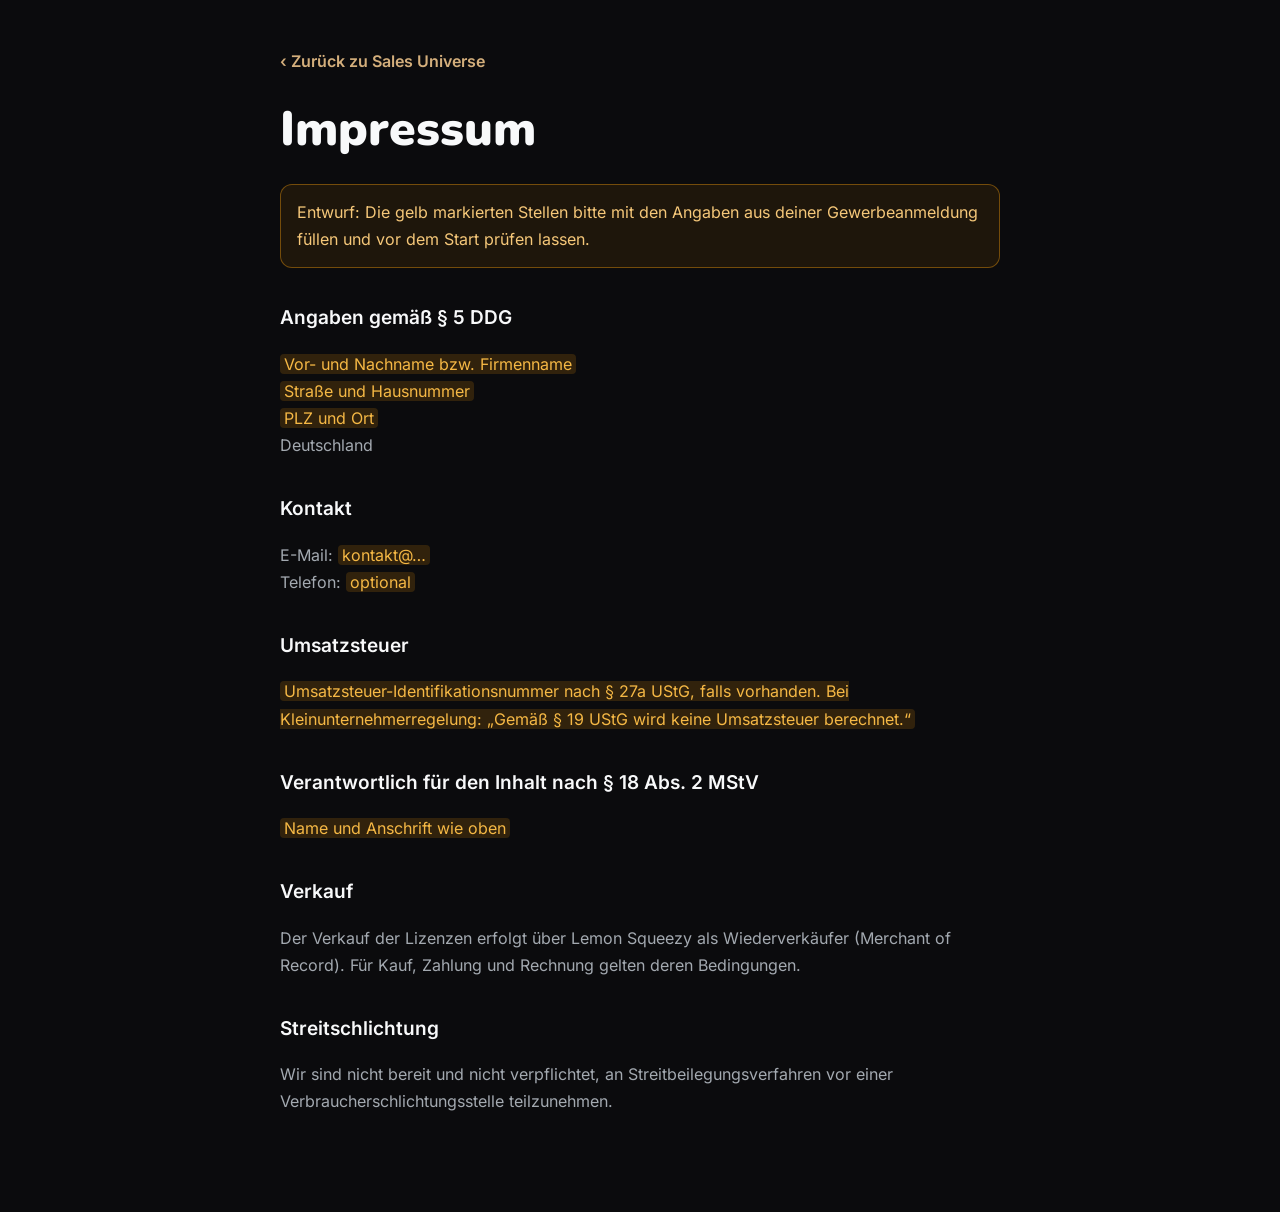
<file: webseite/impressum.html>
<!doctype html>
<html lang="de">
<head>
<meta charset="utf-8">
<meta name="viewport" content="width=device-width, initial-scale=1, viewport-fit=cover">
<title>Impressum · Sales Universe</title>
<link rel="icon" href="bilder/logo.png">
<link rel="stylesheet" href="rechtliches.css">
</head>
<body>
<main>
  <a class="zurueck" href="index.html">‹ Zurück zu Sales Universe</a>
  <h1>Impressum</h1>
  <p class="entwurf">Entwurf: Die gelb markierten Stellen bitte mit den Angaben aus deiner Gewerbeanmeldung füllen und vor dem Start prüfen lassen.</p>

  <h2>Angaben gemäß § 5 DDG</h2>
  <p>
    <span class="offen">Vor- und Nachname bzw. Firmenname</span><br>
    <span class="offen">Straße und Hausnummer</span><br>
    <span class="offen">PLZ und Ort</span><br>
    Deutschland
  </p>

  <h2>Kontakt</h2>
  <p>E-Mail: <span class="offen">kontakt@…</span><br>Telefon: <span class="offen">optional</span></p>

  <h2>Umsatzsteuer</h2>
  <p><span class="offen">Umsatzsteuer-Identifikationsnummer nach § 27a UStG, falls vorhanden. Bei Kleinunternehmerregelung: „Gemäß § 19 UStG wird keine Umsatzsteuer berechnet.“</span></p>

  <h2>Verantwortlich für den Inhalt nach § 18 Abs. 2 MStV</h2>
  <p><span class="offen">Name und Anschrift wie oben</span></p>

  <h2>Verkauf</h2>
  <p>Der Verkauf der Lizenzen erfolgt über Lemon Squeezy als Wiederverkäufer (Merchant of Record). Für Kauf, Zahlung und Rechnung gelten deren Bedingungen.</p>

  <h2>Streitschlichtung</h2>
  <p>Wir sind nicht bereit und nicht verpflichtet, an Streitbeilegungsverfahren vor einer Verbraucherschlichtungsstelle teilzunehmen.</p>
</main>
</body>
</html>
</file>
<file: webseite/rechtliches.css>
/* Impressum und Datenschutz: schlicht, gleiche Farben und Schriften wie index.html */
@font-face { font-family: 'Inter'; font-weight: 400; font-display: swap; src: url('schrift/inter-latin-400-normal.woff2') format('woff2'); }
@font-face { font-family: 'Inter'; font-weight: 600; font-display: swap; src: url('schrift/inter-latin-600-normal.woff2') format('woff2'); }
@font-face { font-family: 'Nunito'; font-weight: 900; font-display: swap; src: url('schrift/nunito-latin-900-normal.woff2') format('woff2'); }
:root { --nacht: #0B0B0D; --flaeche: #16171B; --text: #F8F9FA; --leise: #A3A9B0; --gold: #D4AF7C; --kante: rgba(255, 255, 255, 0.08); color-scheme: dark; }
* { box-sizing: border-box; }
body { margin: 0; background: var(--nacht); color: var(--text); font: 16px/1.7 'Inter', -apple-system, 'Segoe UI', system-ui, sans-serif; }
main { max-width: 760px; margin: 0 auto; padding: 48px max(20px, env(safe-area-inset-right, 0px)) 80px max(20px, env(safe-area-inset-left, 0px)); }
a { color: var(--gold); }
.zurueck { display: inline-block; margin-bottom: 28px; text-decoration: none; font-weight: 600; }
h1 { font-family: 'Nunito', system-ui, sans-serif; font-weight: 900; font-size: clamp(34px, 6vw, 48px); line-height: 1.1; margin: 0 0 28px; }
h2 { font-size: 19px; margin: 34px 0 8px; }
p, li { color: var(--leise); }
strong { color: var(--text); }
.offen { background: rgba(245, 158, 11, 0.16); color: #F5B845; border-radius: 4px; padding: 0 4px; }
.entwurf { padding: 14px 16px; border-radius: 12px; border: 1px solid rgba(245, 158, 11, 0.4); background: rgba(245, 158, 11, 0.08); color: #F5C779; margin-bottom: 28px; }
</file>
